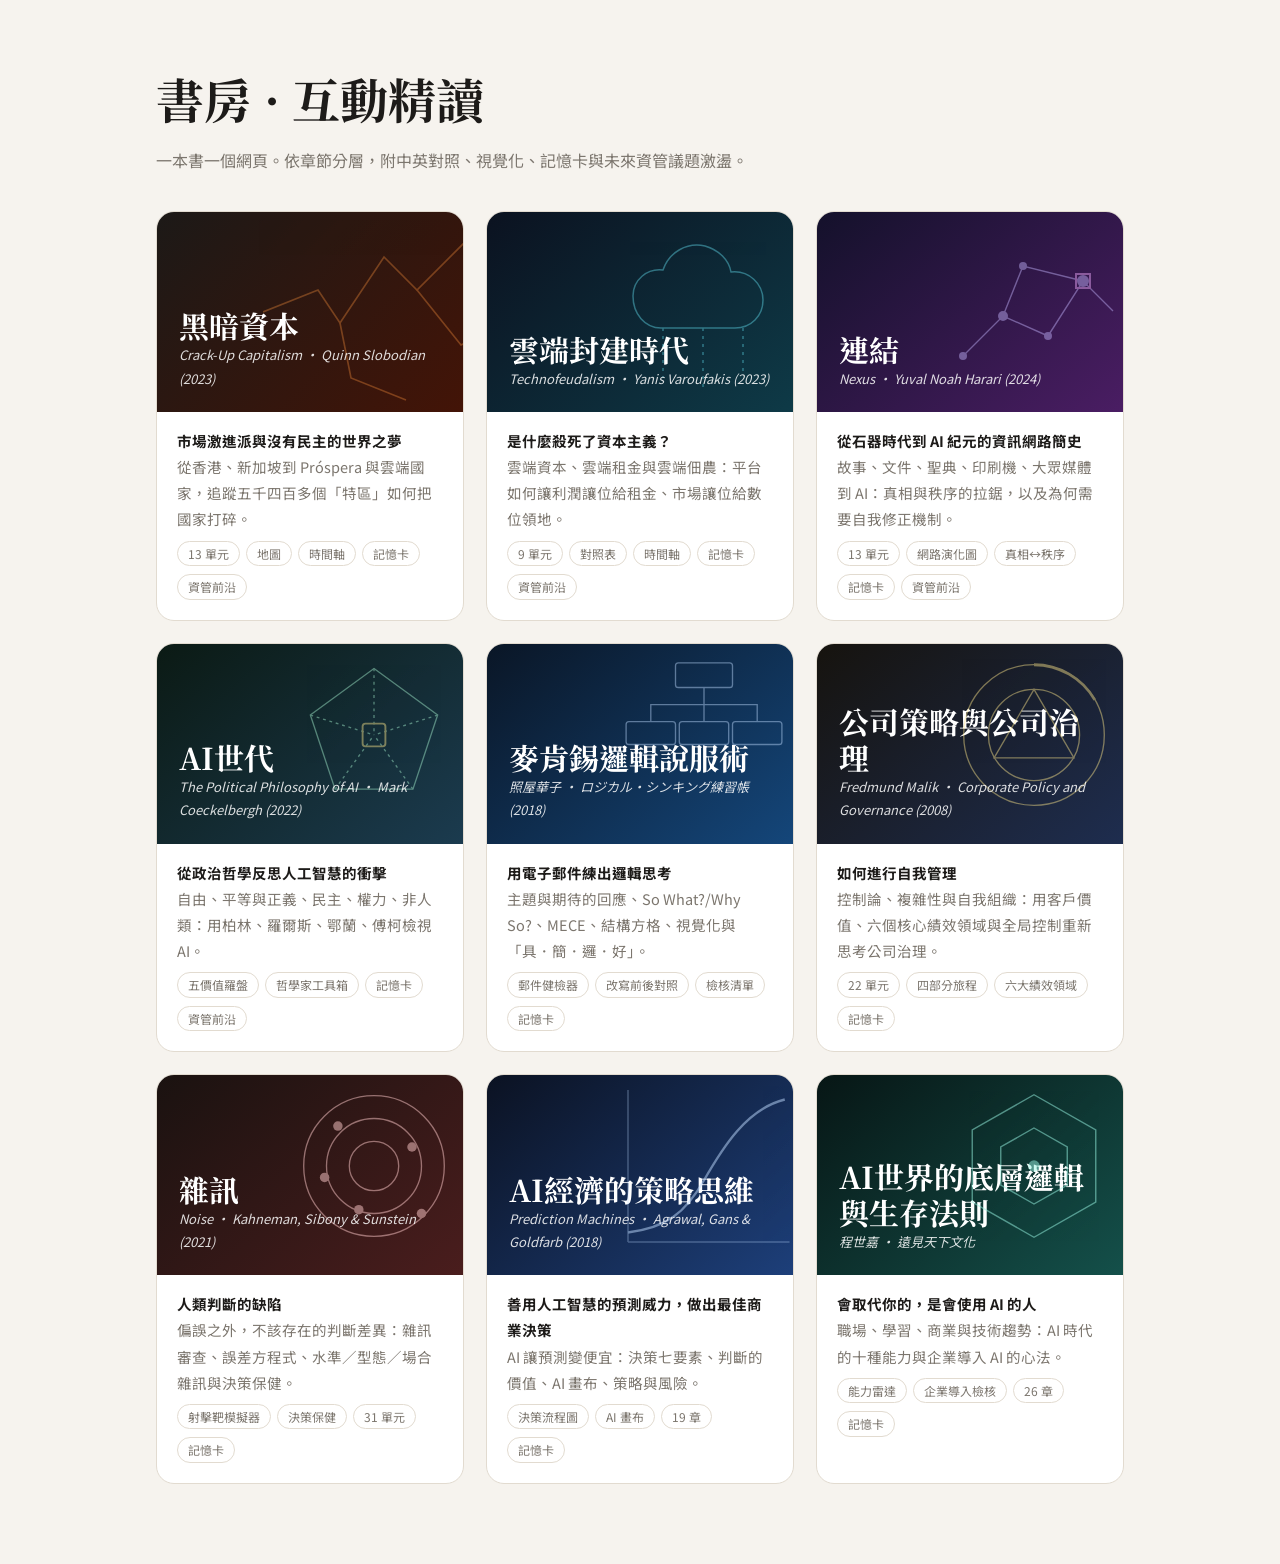
<file: index.html>
<!doctype html>
<html lang="zh-Hant">
<head>
<meta charset="utf-8">
<meta name="viewport" content="width=device-width, initial-scale=1">
<title>Gary 的書房｜互動精讀</title>
<link href="https://fonts.googleapis.com/css2?family=Noto+Sans+TC:wght@400;700&family=Noto+Serif+TC:wght@700;900&display=swap" rel="stylesheet">
<style>
:root{--bg:#f6f3ee;--card:#fff;--ink:#1d1b19;--muted:#7c766e;--line:#e2dbd0;--accent:#c2410c}
@media (prefers-color-scheme:dark){:root:not([data-theme="light"]){--bg:#14120f;--card:#211e1a;--ink:#f1ece4;--muted:#958c80;--line:#37312a;--accent:#fb923c}}
:root[data-theme="dark"]{--bg:#14120f;--card:#211e1a;--ink:#f1ece4;--muted:#958c80;--line:#37312a;--accent:#fb923c}
*{box-sizing:border-box}
body{margin:0;background:var(--bg);color:var(--ink);font-family:"Noto Sans TC",system-ui,sans-serif;line-height:1.8}
.wrap{max-width:1000px;margin:0 auto;padding:56px 16px 80px}
h1{font-family:"Noto Serif TC",serif;font-size:clamp(32px,5vw,48px);margin:0}
.sub{color:var(--muted);margin:4px 0 36px}
.shelf{display:grid;grid-template-columns:repeat(auto-fit,minmax(280px,1fr));gap:22px}
.book{display:flex;flex-direction:column;border-radius:18px;overflow:hidden;background:var(--card);border:1px solid var(--line);color:var(--ink);text-decoration:none;transition:transform .2s,box-shadow .2s}
.book:hover{transform:translateY(-4px);box-shadow:0 14px 40px rgba(0,0,0,.12)}
.cover{height:200px;padding:22px;color:#fff;display:flex;flex-direction:column;justify-content:flex-end;position:relative;overflow:hidden}
.cover b{font-family:"Noto Serif TC",serif;font-size:30px;line-height:1.2}
.cover i{font-size:13px;opacity:.85}
.meta{padding:16px 20px 20px;font-size:14.5px;color:var(--muted)}
.meta strong{color:var(--ink)}
.tag{display:inline-block;font-size:12px;border:1px solid var(--line);border-radius:999px;padding:1px 10px;margin:8px 6px 0 0}
.pending .cover{background:repeating-linear-gradient(45deg,#a8a29e,#a8a29e 10px,#b5b0ab 10px,#b5b0ab 20px)}
</style>
</head>
<body>
<div class="wrap">
  <h1>書房 · 互動精讀</h1>
  <p class="sub">一本書一個網頁。依章節分層，附中英對照、視覺化、記憶卡與未來資管議題激盪。</p>
  <div class="shelf">
    <a class="book" href="crack-up-capitalism/">
      <div class="cover" style="background:linear-gradient(135deg,#1c1917,#431407)">
        <svg viewBox="0 0 200 200" style="position:absolute;right:-20px;top:-10px;width:220px;opacity:.35" fill="none" stroke="#fb923c" stroke-width="1.5"><path d="M0 100 L50 80 L70 110 L110 50 L140 80 L200 20"/><path d="M70 110 L80 160 L130 180"/><path d="M140 80 L180 130 L200 120"/></svg>
        <b>黑暗資本</b><i>Crack-Up Capitalism · Quinn Slobodian (2023)</i>
      </div>
      <div class="meta"><strong>市場激進派與沒有民主的世界之夢</strong><br>從香港、新加坡到 Próspera 與雲端國家，追蹤五千四百多個「特區」如何把國家打碎。
        <div><span class="tag">13 單元</span><span class="tag">地圖</span><span class="tag">時間軸</span><span class="tag">記憶卡</span><span class="tag">資管前沿</span></div></div>
    </a>
    <a class="book" href="technofeudalism/">
      <div class="cover" style="background:linear-gradient(140deg,#0b1220,#0e3a47)">
        <svg viewBox="0 0 200 200" style="position:absolute;right:-10px;top:-6px;width:200px;opacity:.4" fill="none" stroke="#67e8f9" stroke-width="1.5"><path d="M30 90c0-16 14-28 30-26 6-18 24-28 42-24 14 4 24 14 26 26 18-2 32 12 32 28s-12 28-28 28H58c-16 0-28-14-28-32z"/><path d="M60 122v50M100 122v62M140 122v44" stroke-dasharray="3 5"/></svg>
        <b>雲端封建時代</b><i>Technofeudalism · Yanis Varoufakis (2023)</i>
      </div>
      <div class="meta"><strong>是什麼殺死了資本主義？</strong><br>雲端資本、雲端租金與雲端佃農：平台如何讓利潤讓位給租金、市場讓位給數位領地。
        <div><span class="tag">9 單元</span><span class="tag">對照表</span><span class="tag">時間軸</span><span class="tag">記憶卡</span><span class="tag">資管前沿</span></div></div>
    </a>
    <a class="book" href="nexus/">
      <div class="cover" style="background:linear-gradient(140deg,#14112b,#4a1d63)">
        <svg viewBox="0 0 200 200" style="position:absolute;right:-10px;top:-6px;width:200px;opacity:.45" fill="none" stroke="#c4b5fd" stroke-width="1.4"><path d="M30 150L70 110L115 130L150 75L180 105M70 110L90 60L150 75"/><g fill="#c4b5fd" stroke="none"><circle cx="30" cy="150" r="4"/><circle cx="70" cy="110" r="5"/><circle cx="115" cy="130" r="4"/><circle cx="150" cy="75" r="6"/><circle cx="90" cy="60" r="4"/></g><rect x="143" y="68" width="14" height="14" stroke="#f0abfc" stroke-width="2"/></svg>
        <b>連結</b><i>Nexus · Yuval Noah Harari (2024)</i>
      </div>
      <div class="meta"><strong>從石器時代到 AI 紀元的資訊網路簡史</strong><br>故事、文件、聖典、印刷機、大眾媒體到 AI：真相與秩序的拉鋸，以及為何需要自我修正機制。
        <div><span class="tag">13 單元</span><span class="tag">網路演化圖</span><span class="tag">真相↔秩序</span><span class="tag">記憶卡</span><span class="tag">資管前沿</span></div></div>
    </a>
    <a class="book" href="political-philosophy-of-ai/">
      <div class="cover" style="background:linear-gradient(140deg,#0b1a14,#1b3b4f)">
        <svg viewBox="0 0 200 200" style="position:absolute;right:-6px;top:-4px;width:190px;opacity:.45" fill="none" stroke="#a7f3d0" stroke-width="1.4"><polygon points="100,30 167,79 141,157 59,157 33,79"/><path d="M100 30L100 100M167 79L100 100M141 157L100 100M59 157L100 100M33 79L100 100" stroke-dasharray="3 4"/><rect x="88" y="88" width="24" height="24" rx="3" stroke="#fde68a" stroke-width="2"/></svg>
        <b>AI世代</b><i>The Political Philosophy of AI · Mark Coeckelbergh (2022)</i>
      </div>
      <div class="meta"><strong>從政治哲學反思人工智慧的衝擊</strong><br>自由、平等與正義、民主、權力、非人類：用柏林、羅爾斯、鄂蘭、傅柯檢視 AI。
        <div><span class="tag">五價值羅盤</span><span class="tag">哲學家工具箱</span><span class="tag">記憶卡</span><span class="tag">資管前沿</span></div></div>
    </a>
    <a class="book" href="mckinsey-logical-writing/">
      <div class="cover" style="background:linear-gradient(140deg,#0a1626,#14467a)">
        <svg viewBox="0 0 200 200" style="position:absolute;right:-6px;top:-4px;width:190px;opacity:.45" fill="none" stroke="#bfdbfe" stroke-width="1.4"><rect x="70" y="24" width="60" height="26" rx="3"/><rect x="18" y="86" width="52" height="24" rx="3"/><rect x="74" y="86" width="52" height="24" rx="3"/><rect x="130" y="86" width="52" height="24" rx="3"/><path d="M100 50V68H44V86M100 68V86M100 68H156V86"/></svg>
        <b>麥肯錫邏輯說服術</b><i>照屋華子 · ロジカル・シンキング練習帳 (2018)</i>
      </div>
      <div class="meta"><strong>用電子郵件練出邏輯思考</strong><br>主題與期待的回應、So What?/Why So?、MECE、結構方格、視覺化與「具．簡．邏．好」。
        <div><span class="tag">郵件健檢器</span><span class="tag">改寫前後對照</span><span class="tag">檢核清單</span><span class="tag">記憶卡</span></div></div>
    </a>
    <a class="book" href="malik-corporate-policy/">
      <div class="cover" style="background:linear-gradient(140deg,#16130e,#1e2d4f)">
        <svg viewBox="0 0 200 200" style="position:absolute;right:-6px;top:-4px;width:190px;opacity:.45" fill="none" stroke="#fde68a" stroke-width="1.4"><circle cx="100" cy="100" r="74"/><circle cx="100" cy="100" r="48"/><path d="M100 26a74 74 0 0 1 64 37" stroke-width="3"/><path d="M100 52L142 124L58 124Z"/></svg>
        <b>公司策略與公司治理</b><i>Fredmund Malik · Corporate Policy and Governance (2008)</i>
      </div>
      <div class="meta"><strong>如何進行自我管理</strong><br>控制論、複雜性與自我組織：用客戶價值、六個核心績效領域與全局控制重新思考公司治理。
        <div><span class="tag">22 單元</span><span class="tag">四部分旅程</span><span class="tag">六大績效領域</span><span class="tag">記憶卡</span></div></div>
    </a>
    <a class="book" href="noise/">
      <div class="cover" style="background:linear-gradient(140deg,#1a1210,#4a1d1d)">
        <svg viewBox="0 0 200 200" style="position:absolute;right:-6px;top:-4px;width:190px;opacity:.5" fill="none" stroke="#fecaca" stroke-width="1.4"><circle cx="100" cy="100" r="74"/><circle cx="100" cy="100" r="50"/><circle cx="100" cy="100" r="26"/><g fill="#fecaca" stroke="none"><circle cx="62" cy="58" r="5"/><circle cx="140" cy="80" r="5"/><circle cx="84" cy="146" r="5"/><circle cx="150" cy="150" r="5"/><circle cx="48" cy="112" r="5"/></g></svg>
        <b>雜訊</b><i>Noise · Kahneman, Sibony & Sunstein (2021)</i>
      </div>
      <div class="meta"><strong>人類判斷的缺陷</strong><br>偏誤之外，不該存在的判斷差異：雜訊審查、誤差方程式、水準／型態／場合雜訊與決策保健。
        <div><span class="tag">射擊靶模擬器</span><span class="tag">決策保健</span><span class="tag">31 單元</span><span class="tag">記憶卡</span></div></div>
    </a>
    <a class="book" href="prediction-machines/">
      <div class="cover" style="background:linear-gradient(140deg,#0b1222,#1d3f7a)">
        <svg viewBox="0 0 200 200" style="position:absolute;right:-6px;top:-4px;width:190px;opacity:.5" fill="none" stroke="#bfdbfe" stroke-width="1.6"><path d="M20 170C60 165 80 150 100 115S145 40 185 30" stroke-width="2.5"/><path d="M20 180H190M20 180V20" opacity=".6"/></svg>
        <b>AI經濟的策略思維</b><i>Prediction Machines · Agrawal, Gans & Goldfarb (2018)</i>
      </div>
      <div class="meta"><strong>善用人工智慧的預測威力，做出最佳商業決策</strong><br>AI 讓預測變便宜：決策七要素、判斷的價值、AI 畫布、策略與風險。
        <div><span class="tag">決策流程圖</span><span class="tag">AI 畫布</span><span class="tag">19 章</span><span class="tag">記憶卡</span></div></div>
    </a>
    <a class="book" href="ai-survival-logic/">
      <div class="cover" style="background:linear-gradient(140deg,#071615,#14504a)">
        <svg viewBox="0 0 200 200" style="position:absolute;right:-6px;top:-4px;width:190px;opacity:.5" fill="none" stroke="#99f6e4" stroke-width="1.5"><polygon points="100,25 165,62 165,138 100,175 35,138 35,62"/><polygon points="100,60 135,80 135,120 100,140 65,120 65,80"/><circle cx="100" cy="100" r="6" fill="#99f6e4" stroke="none"/></svg>
        <b>AI世界的底層邏輯與生存法則</b><i>程世嘉 · 遠見天下文化</i>
      </div>
      <div class="meta"><strong>會取代你的，是會使用 AI 的人</strong><br>職場、學習、商業與技術趨勢：AI 時代的十種能力與企業導入 AI 的心法。
        <div><span class="tag">能力雷達</span><span class="tag">企業導入檢核</span><span class="tag">26 章</span><span class="tag">記憶卡</span></div></div>
    </a>
  </div>
</div>
</body>
</html>
</file>
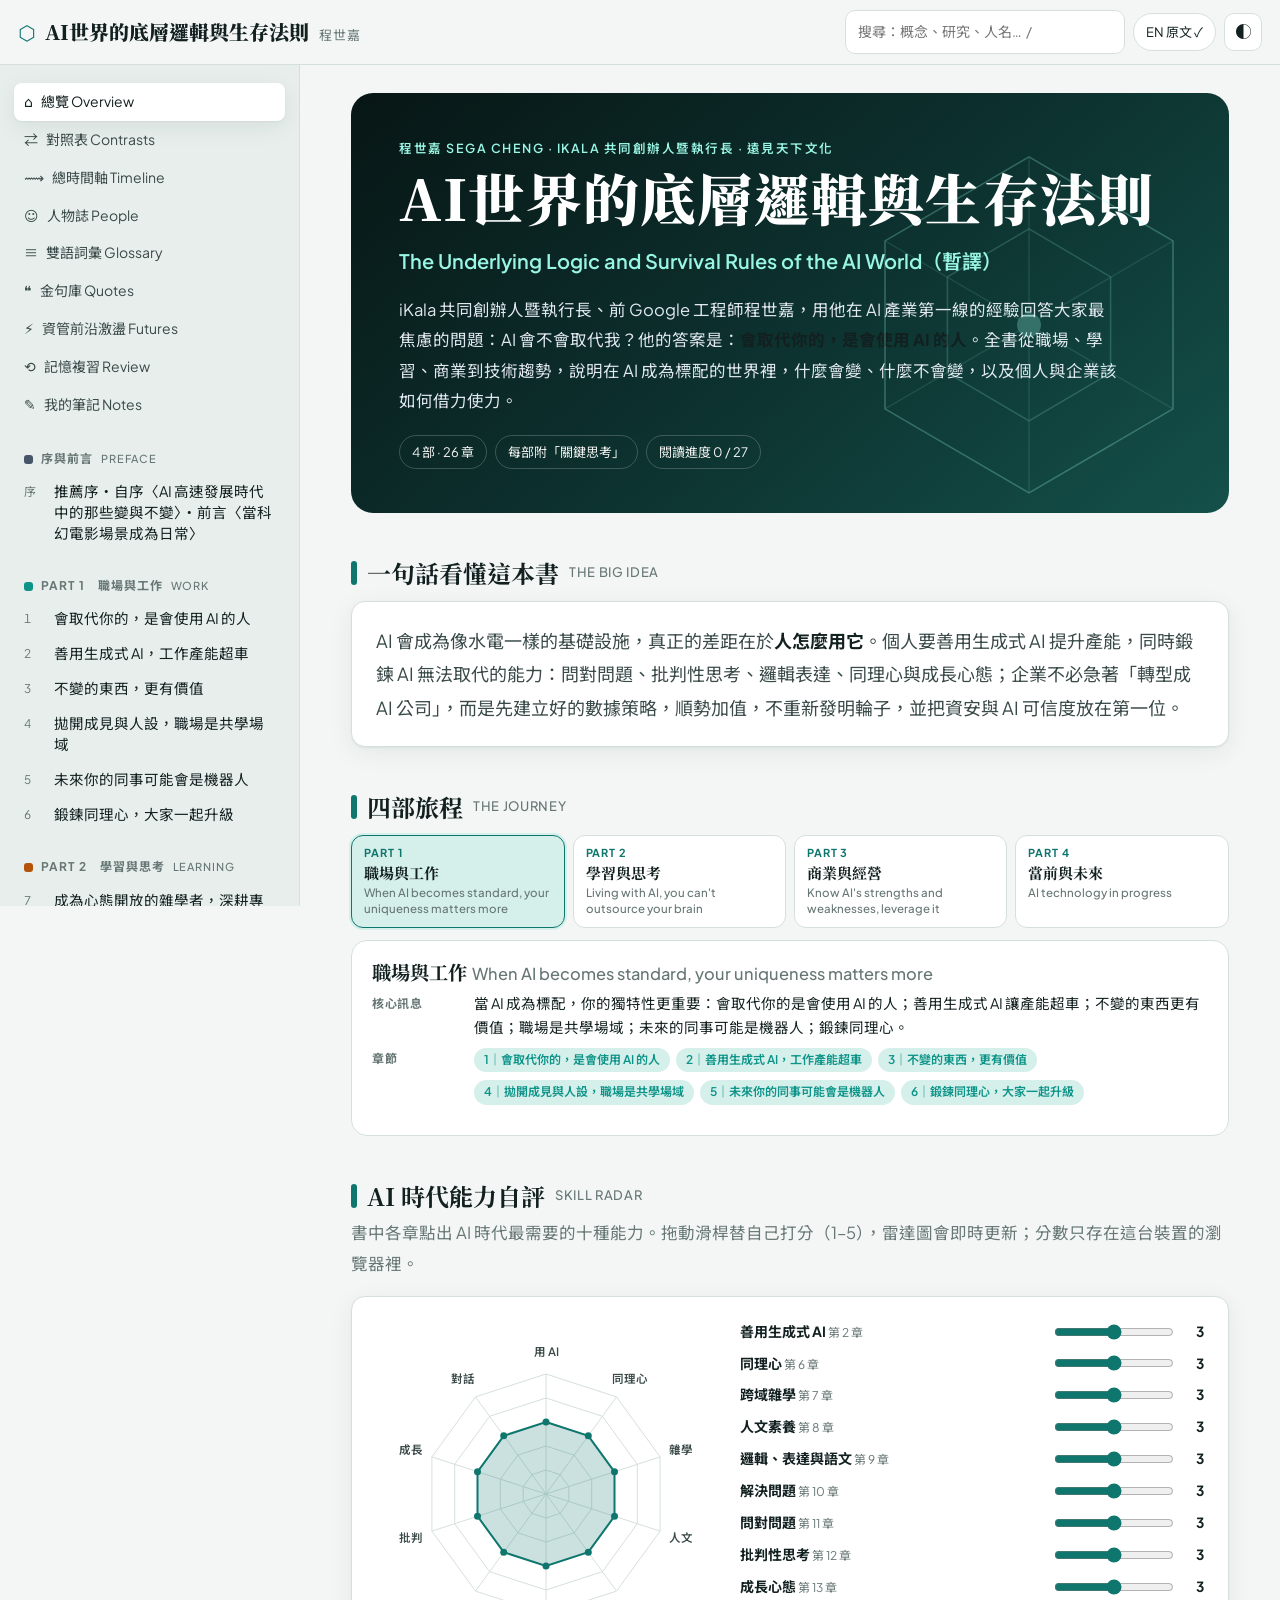
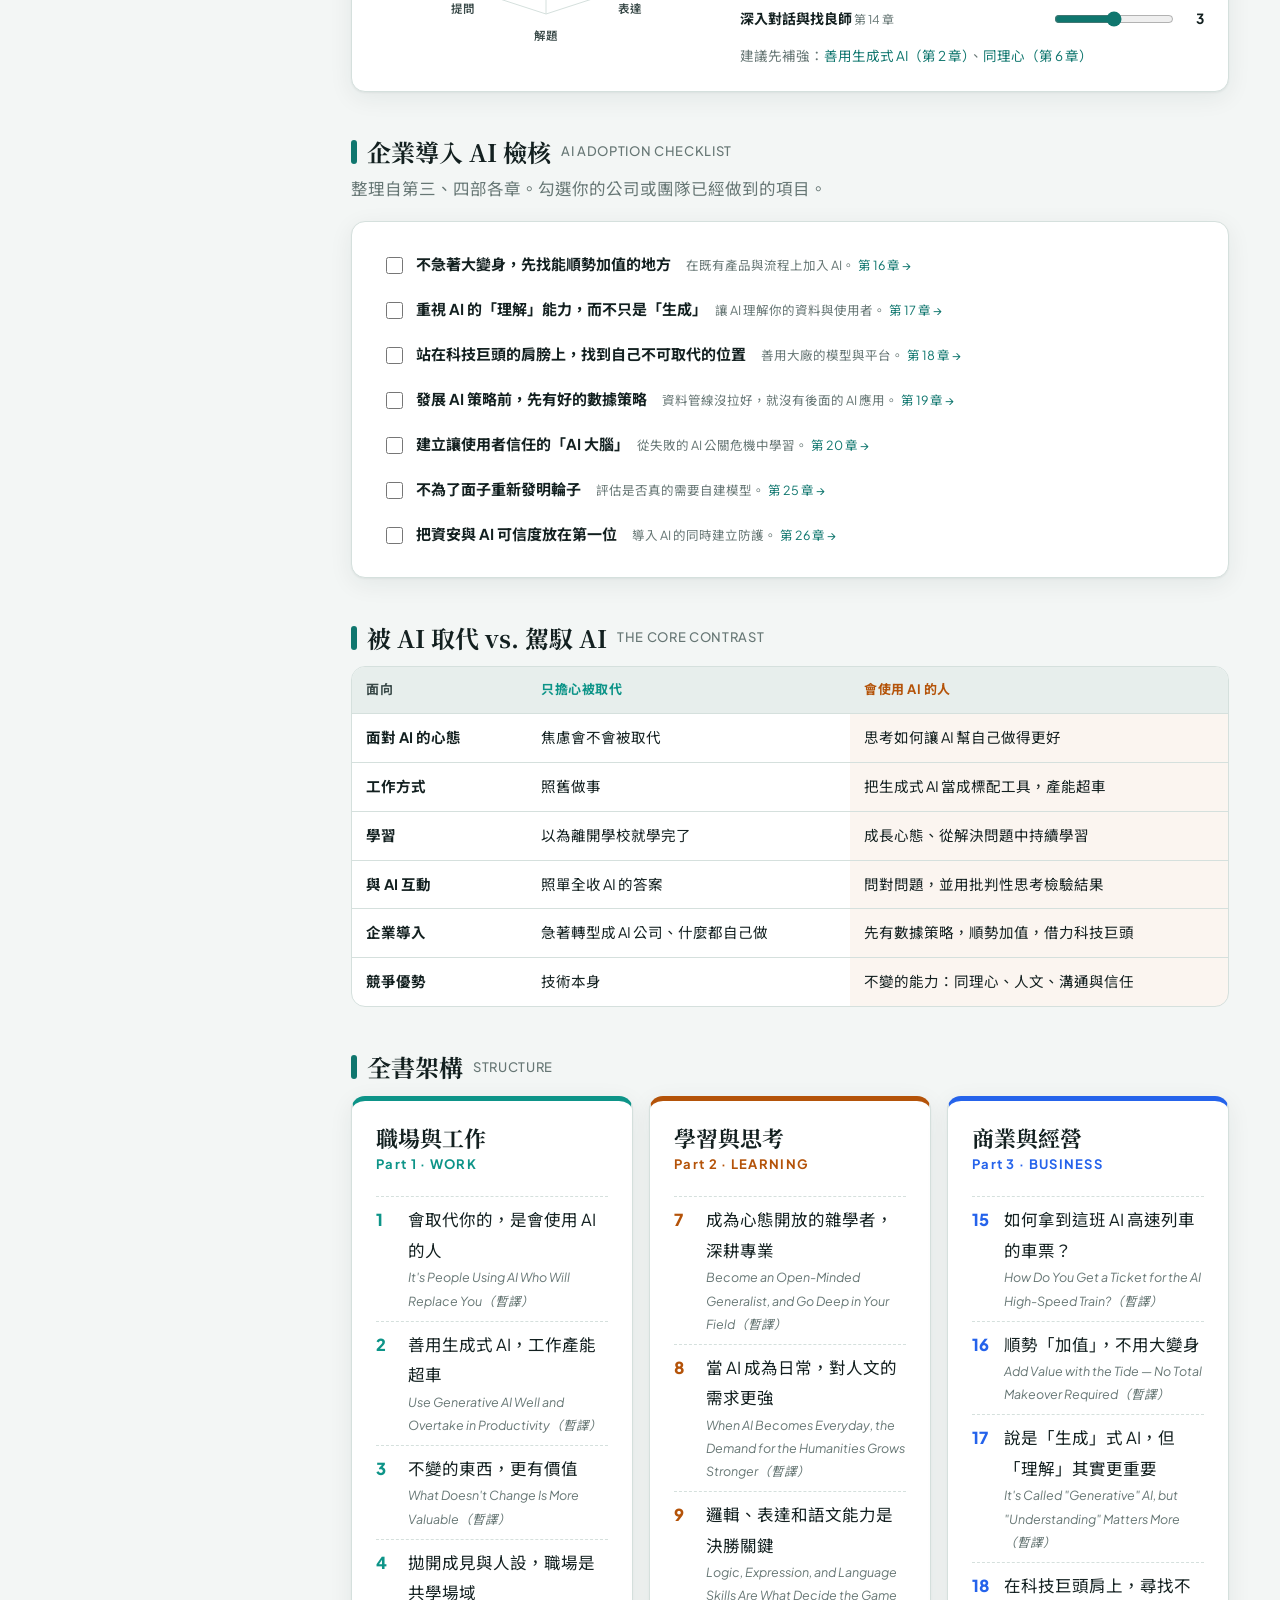
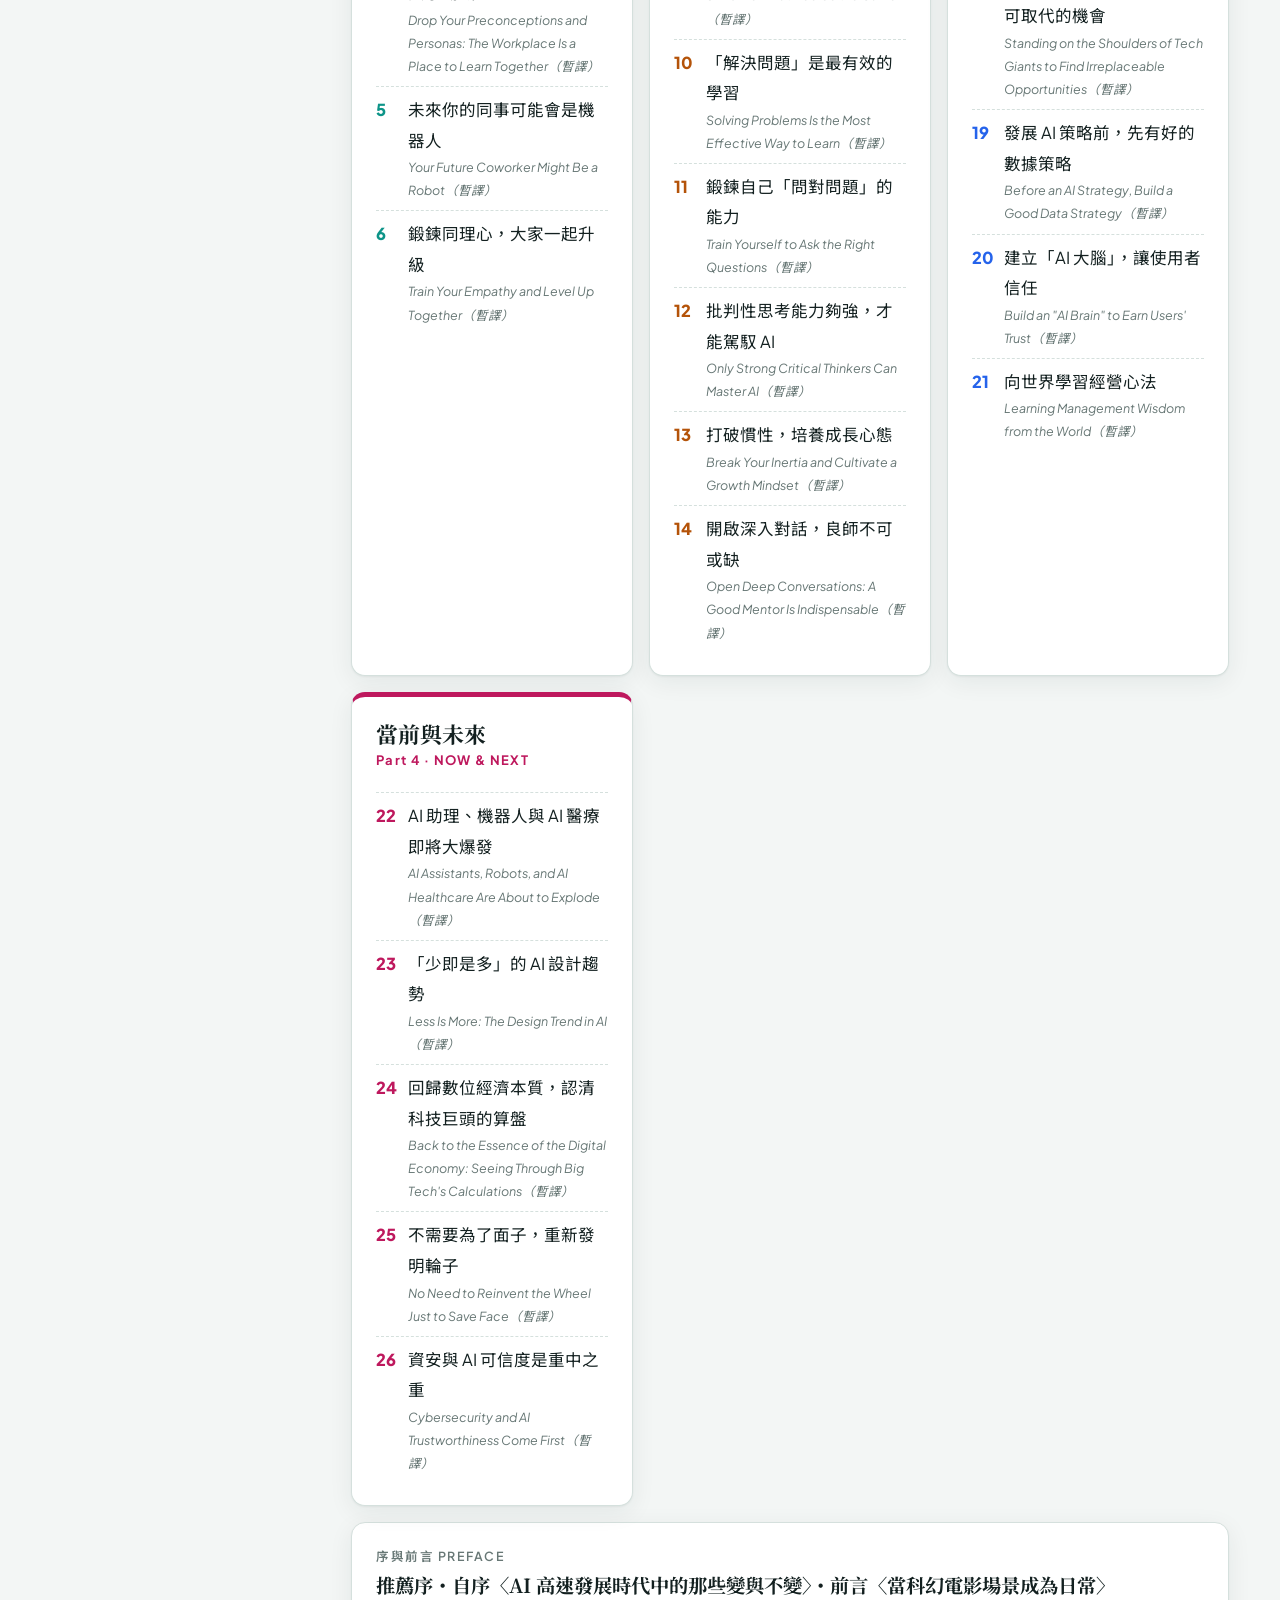
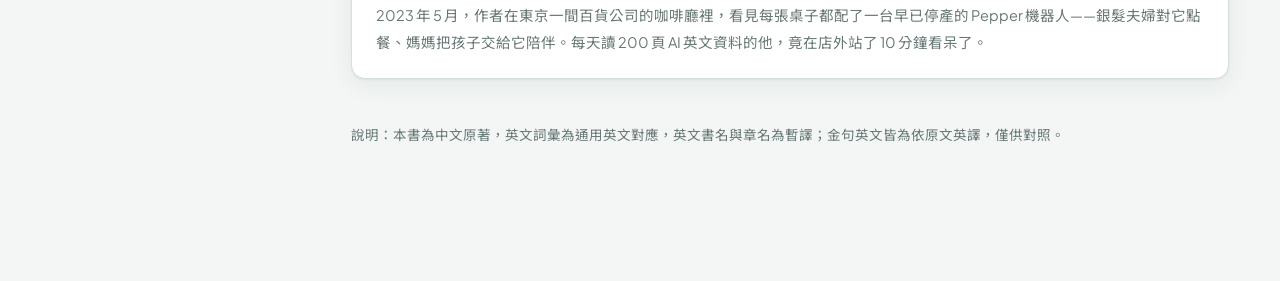
<file: ai-survival-logic/index.html>
<!doctype html>
<html lang="zh-Hant">
<head>
<meta charset="utf-8">
<meta name="viewport" content="width=device-width, initial-scale=1">
<title>AI世界的底層邏輯與生存法則｜互動精讀</title>
<meta name="description" content="程世嘉《AI世界的底層邏輯與生存法則》逐章互動精讀：四部旅程、AI 時代能力自評雷達、企業導入 AI 檢核、記憶卡、測驗與資管前沿激盪。">
<link rel="preconnect" href="https://fonts.googleapis.com">
<link rel="preconnect" href="https://fonts.gstatic.com" crossorigin>
<link href="https://fonts.googleapis.com/css2?family=Noto+Sans+TC:wght@400;500;700;900&family=Noto+Serif+TC:wght@500;700;900&family=Plus+Jakarta+Sans:wght@400;600;700&display=swap" rel="stylesheet">
<link rel="stylesheet" href="style.css">
</head>
<body>
<div class="topbar">
  <button class="icon-btn" id="menuBtn" aria-label="目錄">☰</button>
  <a class="brand" href="#/">
    <span class="brand-mark">⬡</span>
    <span class="brand-zh">AI世界的底層邏輯與生存法則</span>
    <span class="brand-en">程世嘉</span>
  </a>
  <div class="top-actions">
    <div class="search-wrap">
      <input id="search" type="search" placeholder="搜尋：概念、研究、人名…  /" autocomplete="off">
      <div id="searchResults" class="search-results" hidden></div>
    </div>
    <button class="chip toggle" id="enToggle" title="切換英文原文顯示">EN 原文 ✓</button>
    <button class="icon-btn" id="themeBtn" aria-label="切換深淺色">◐</button>
  </div>
  <div class="progress-bar"><span id="readProgress"></span></div>
</div>

<div class="layout">
  <nav id="sidebar" class="sidebar" aria-label="章節目錄"></nav>
  <main id="main" class="main" tabindex="-1"></main>
</div>
<div id="scrim" class="scrim" hidden></div>
<div id="toast" class="toast" hidden></div>

<script src="data.js"></script>
<script src="app.js"></script>
</body>
</html>
</file>
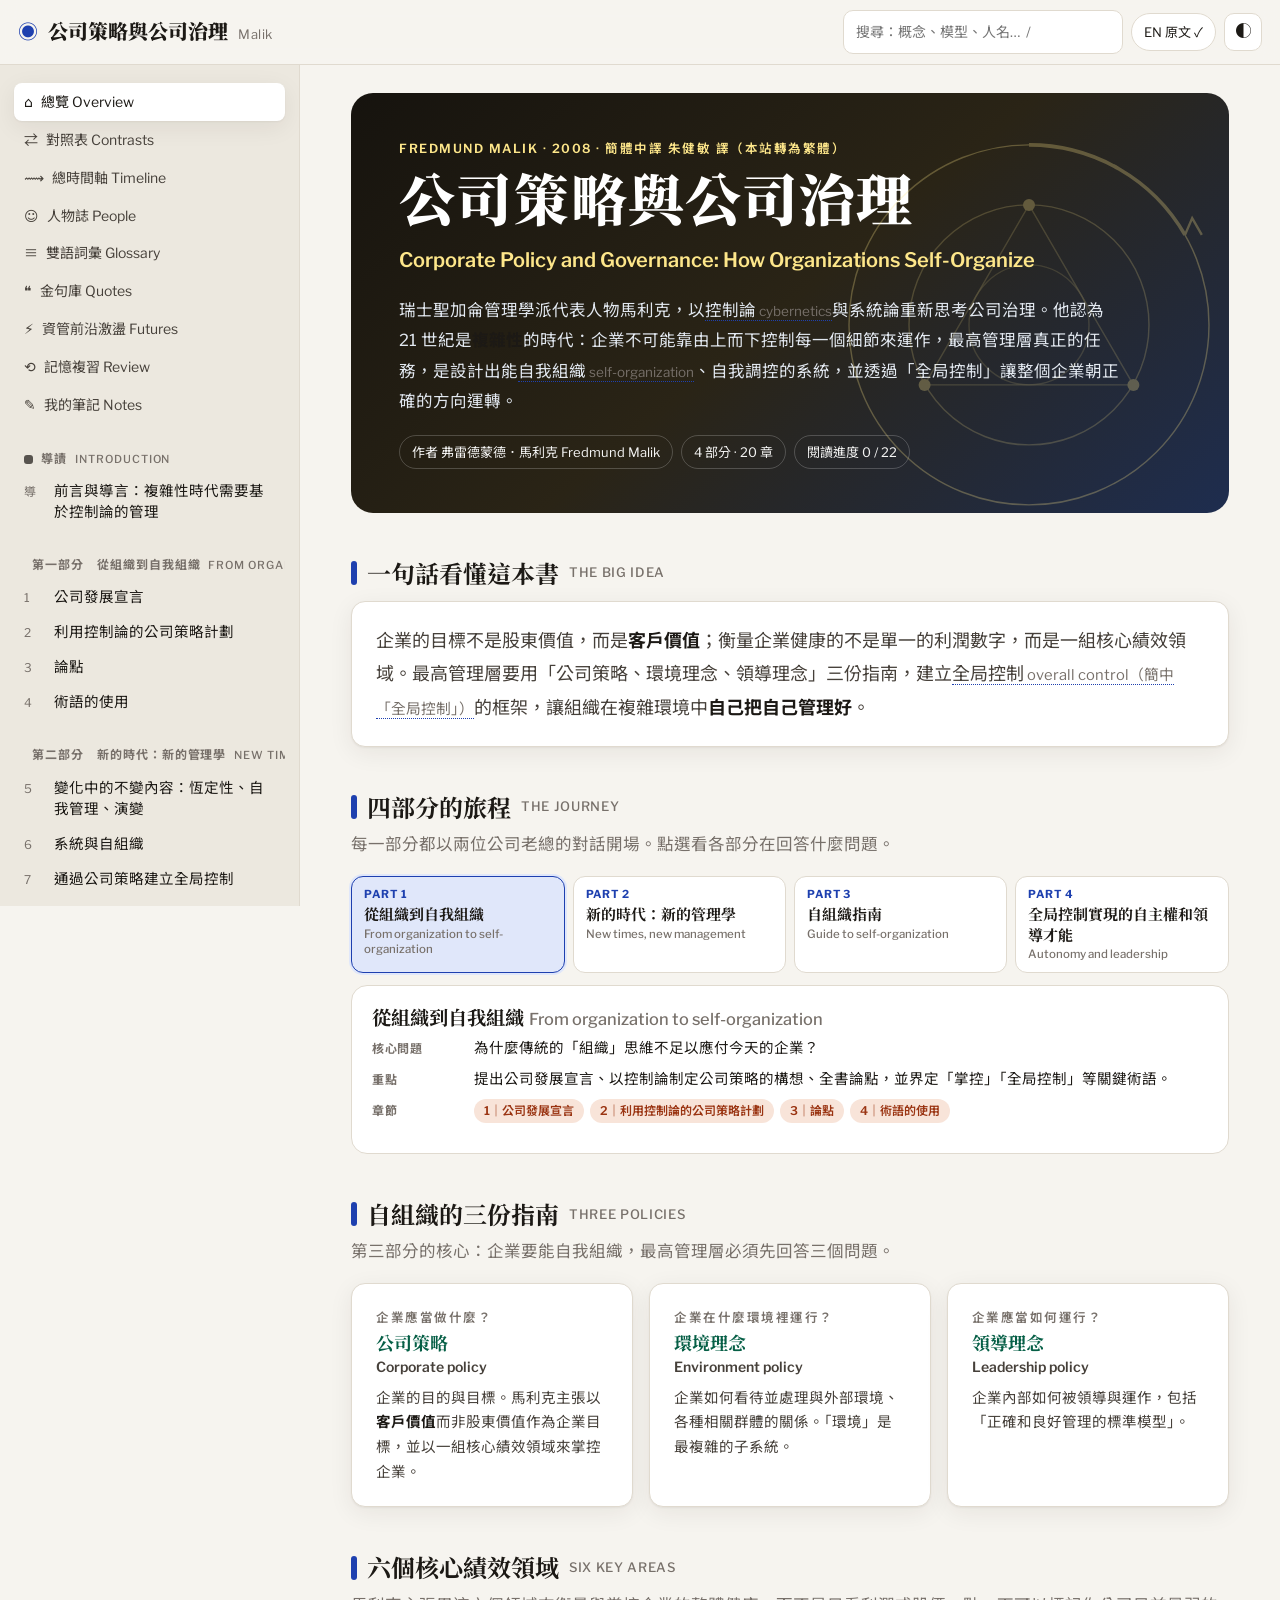
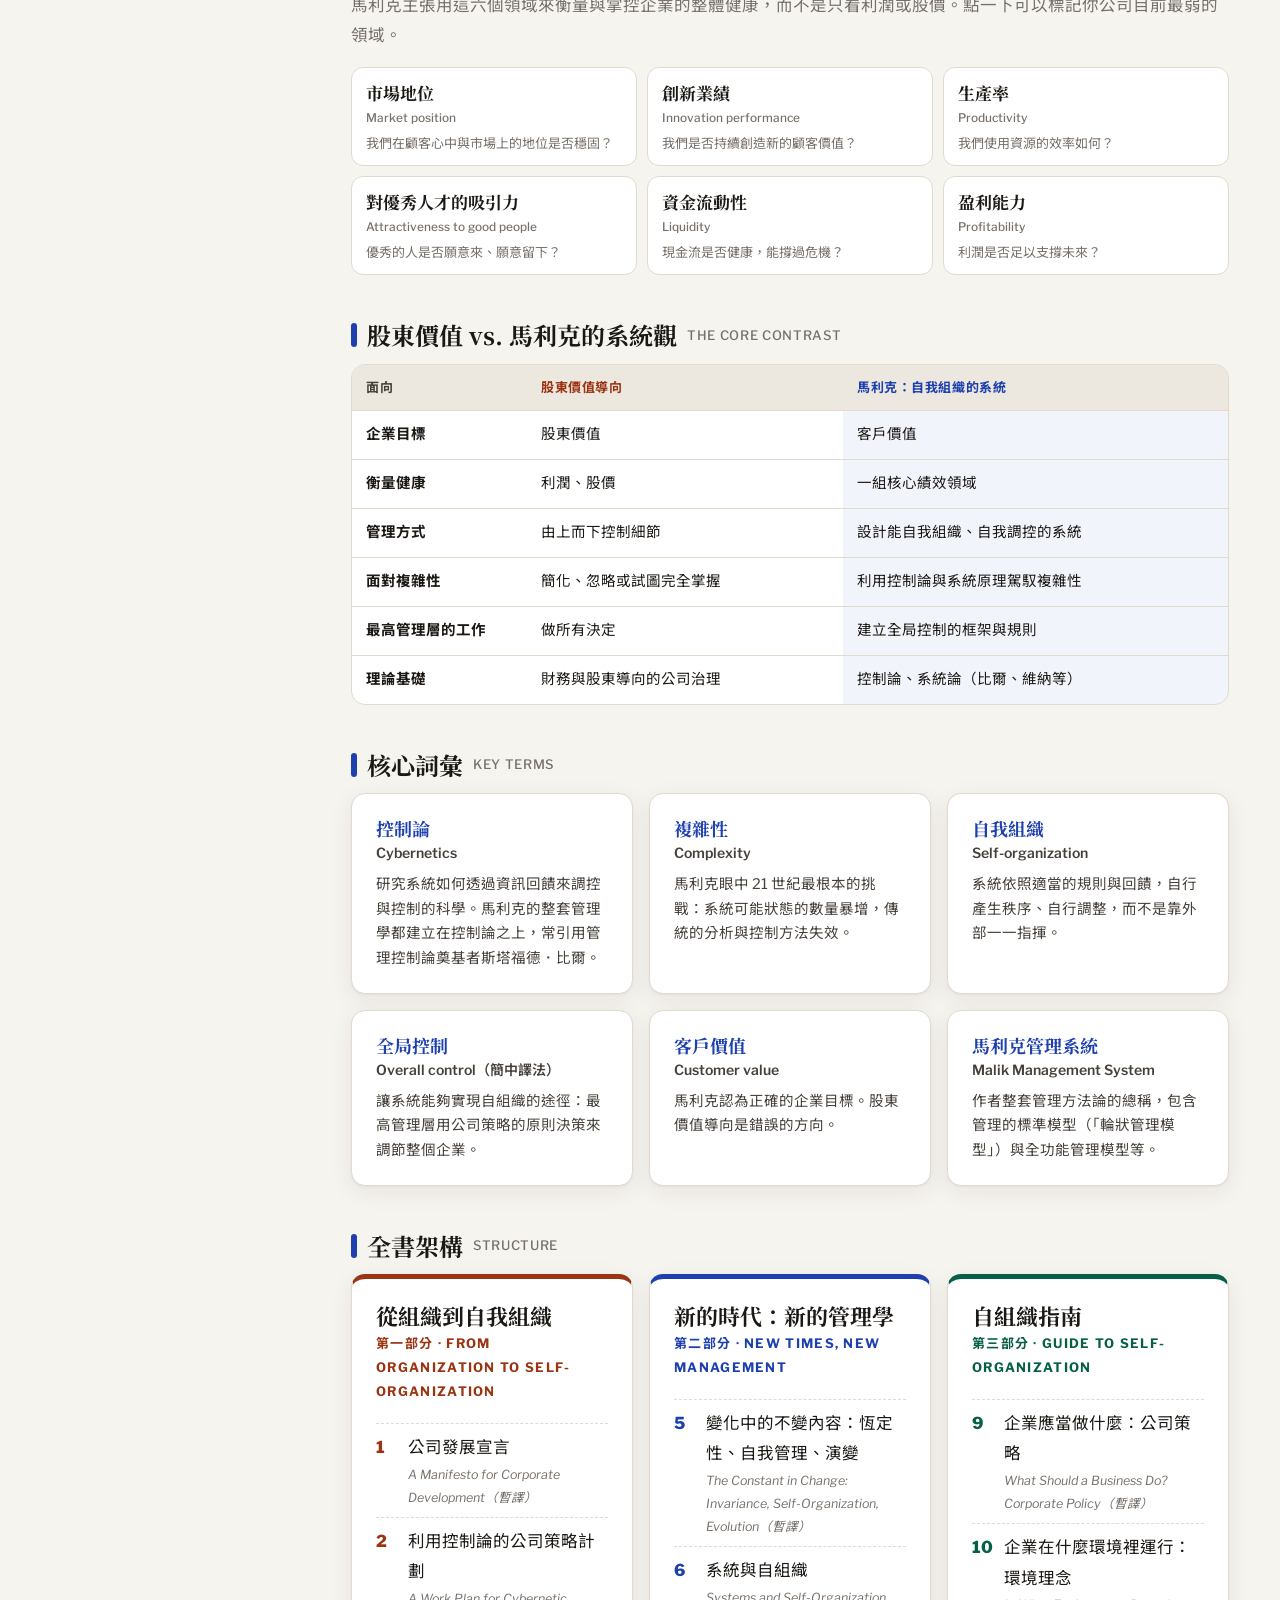
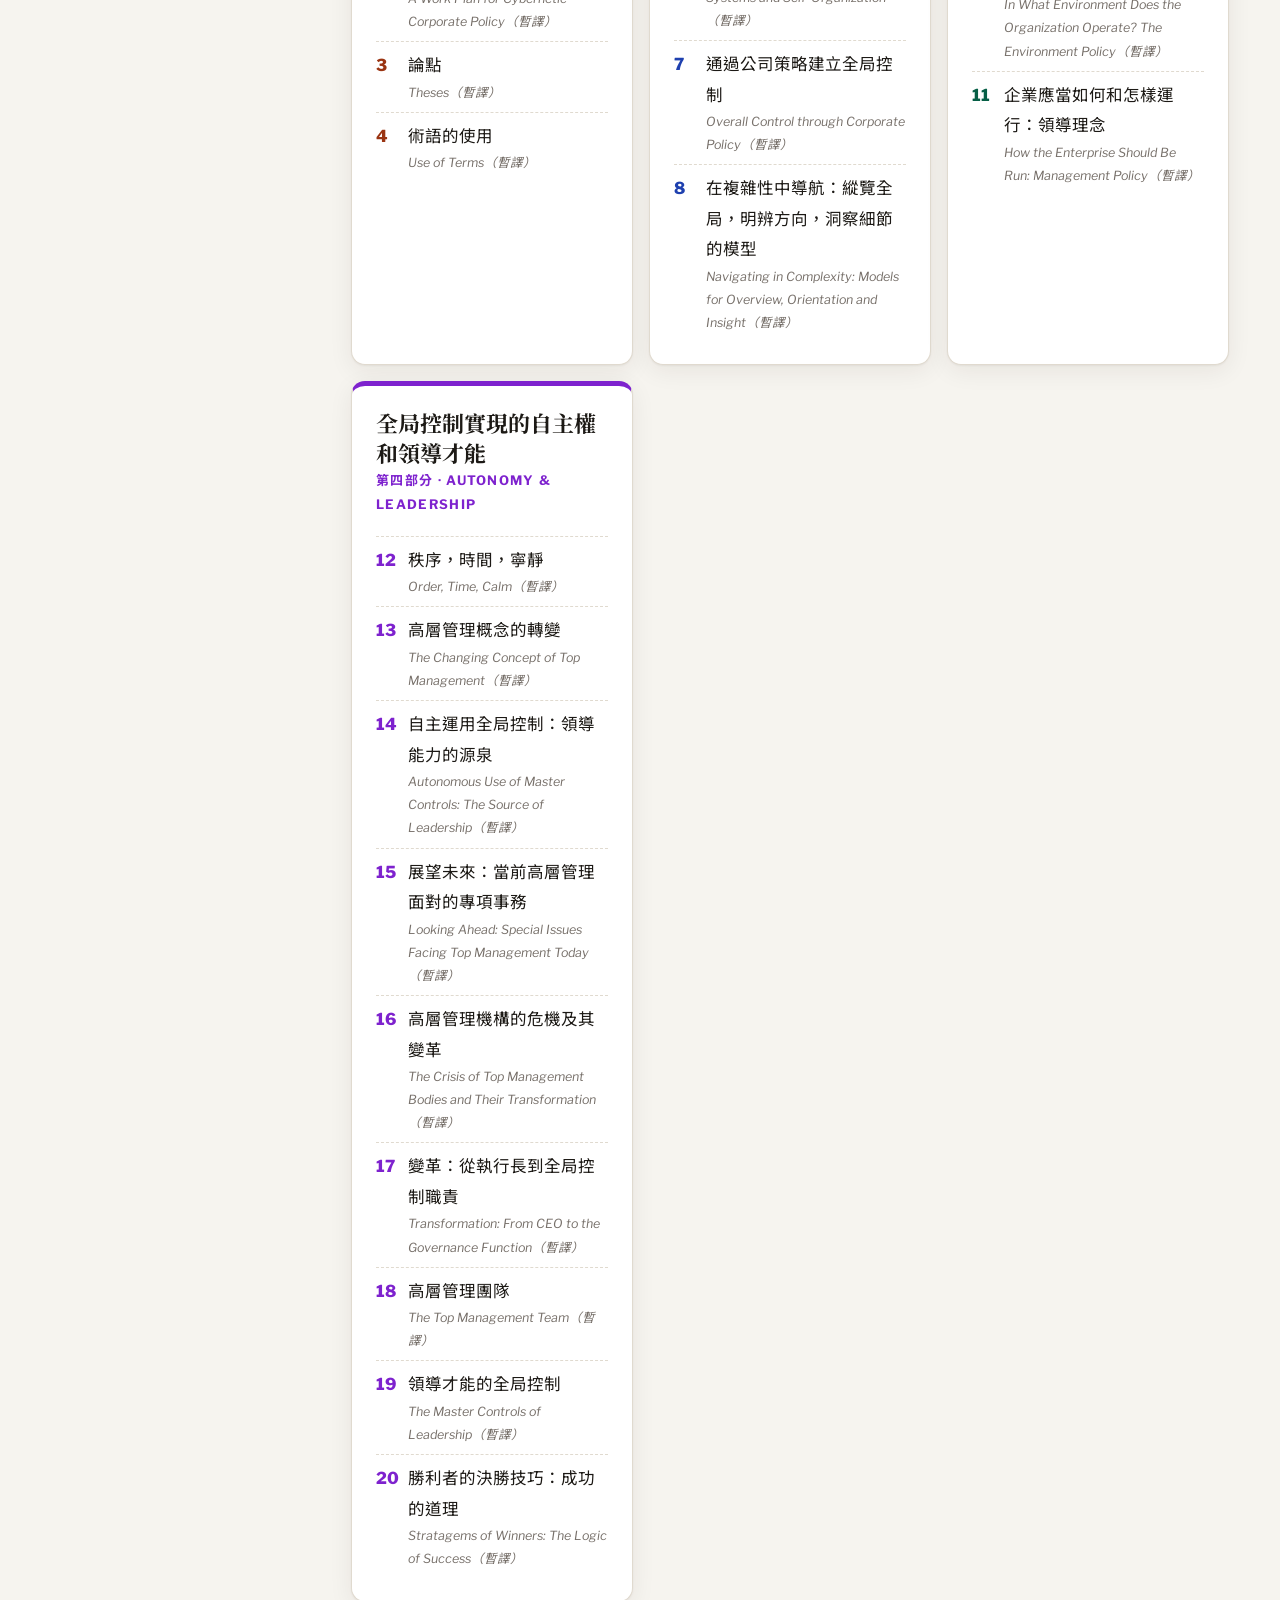
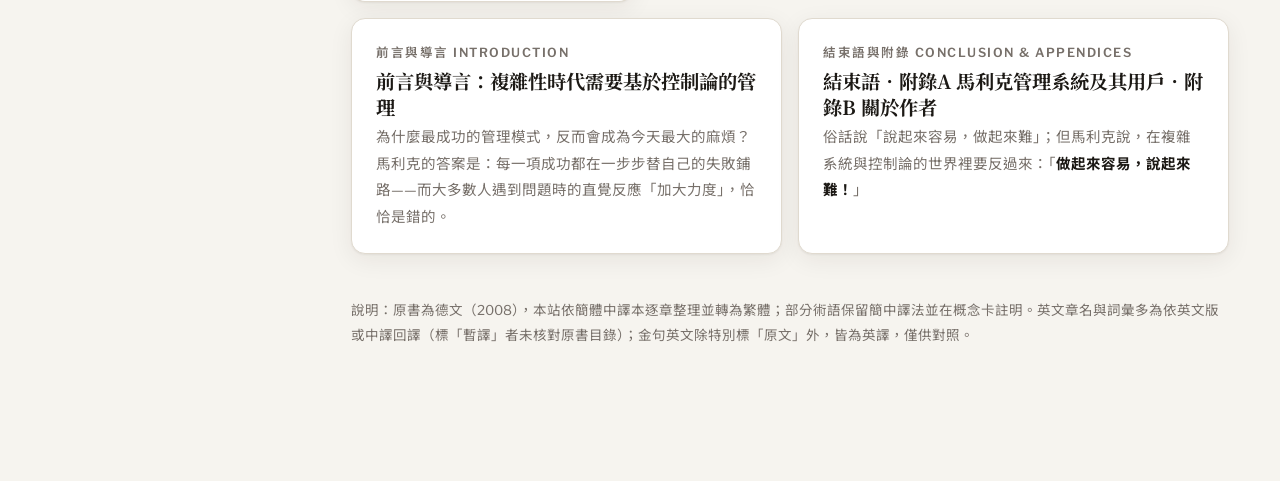
<file: malik-corporate-policy/index.html>
<!doctype html>
<html lang="zh-Hant">
<head>
<meta charset="utf-8">
<meta name="viewport" content="width=device-width, initial-scale=1">
<title>公司策略與公司治理｜互動精讀</title>
<meta name="description" content="Fredmund Malik《公司策略與公司治理：如何進行自我管理》逐章互動精讀：控制論、複雜性、自我組織、全局控制、六個核心績效領域、記憶卡、測驗與資管前沿激盪。">
<link rel="preconnect" href="https://fonts.googleapis.com">
<link rel="preconnect" href="https://fonts.gstatic.com" crossorigin>
<link href="https://fonts.googleapis.com/css2?family=Noto+Sans+TC:wght@400;500;700;900&family=Noto+Serif+TC:wght@500;700;900&family=Libre+Franklin:wght@400;600;700&display=swap" rel="stylesheet">
<link rel="stylesheet" href="style.css">
</head>
<body>
<div class="topbar">
  <button class="icon-btn" id="menuBtn" aria-label="目錄">☰</button>
  <a class="brand" href="#/">
    <span class="brand-mark">◉</span>
    <span class="brand-zh">公司策略與公司治理</span>
    <span class="brand-en">Malik</span>
  </a>
  <div class="top-actions">
    <div class="search-wrap">
      <input id="search" type="search" placeholder="搜尋：概念、模型、人名…  /" autocomplete="off">
      <div id="searchResults" class="search-results" hidden></div>
    </div>
    <button class="chip toggle" id="enToggle" title="切換英文原文顯示">EN 原文 ✓</button>
    <button class="icon-btn" id="themeBtn" aria-label="切換深淺色">◐</button>
  </div>
  <div class="progress-bar"><span id="readProgress"></span></div>
</div>

<div class="layout">
  <nav id="sidebar" class="sidebar" aria-label="章節目錄"></nav>
  <main id="main" class="main" tabindex="-1"></main>
</div>
<div id="scrim" class="scrim" hidden></div>
<div id="toast" class="toast" hidden></div>

<script src="data.js"></script>
<script src="app.js"></script>
</body>
</html>
</file>
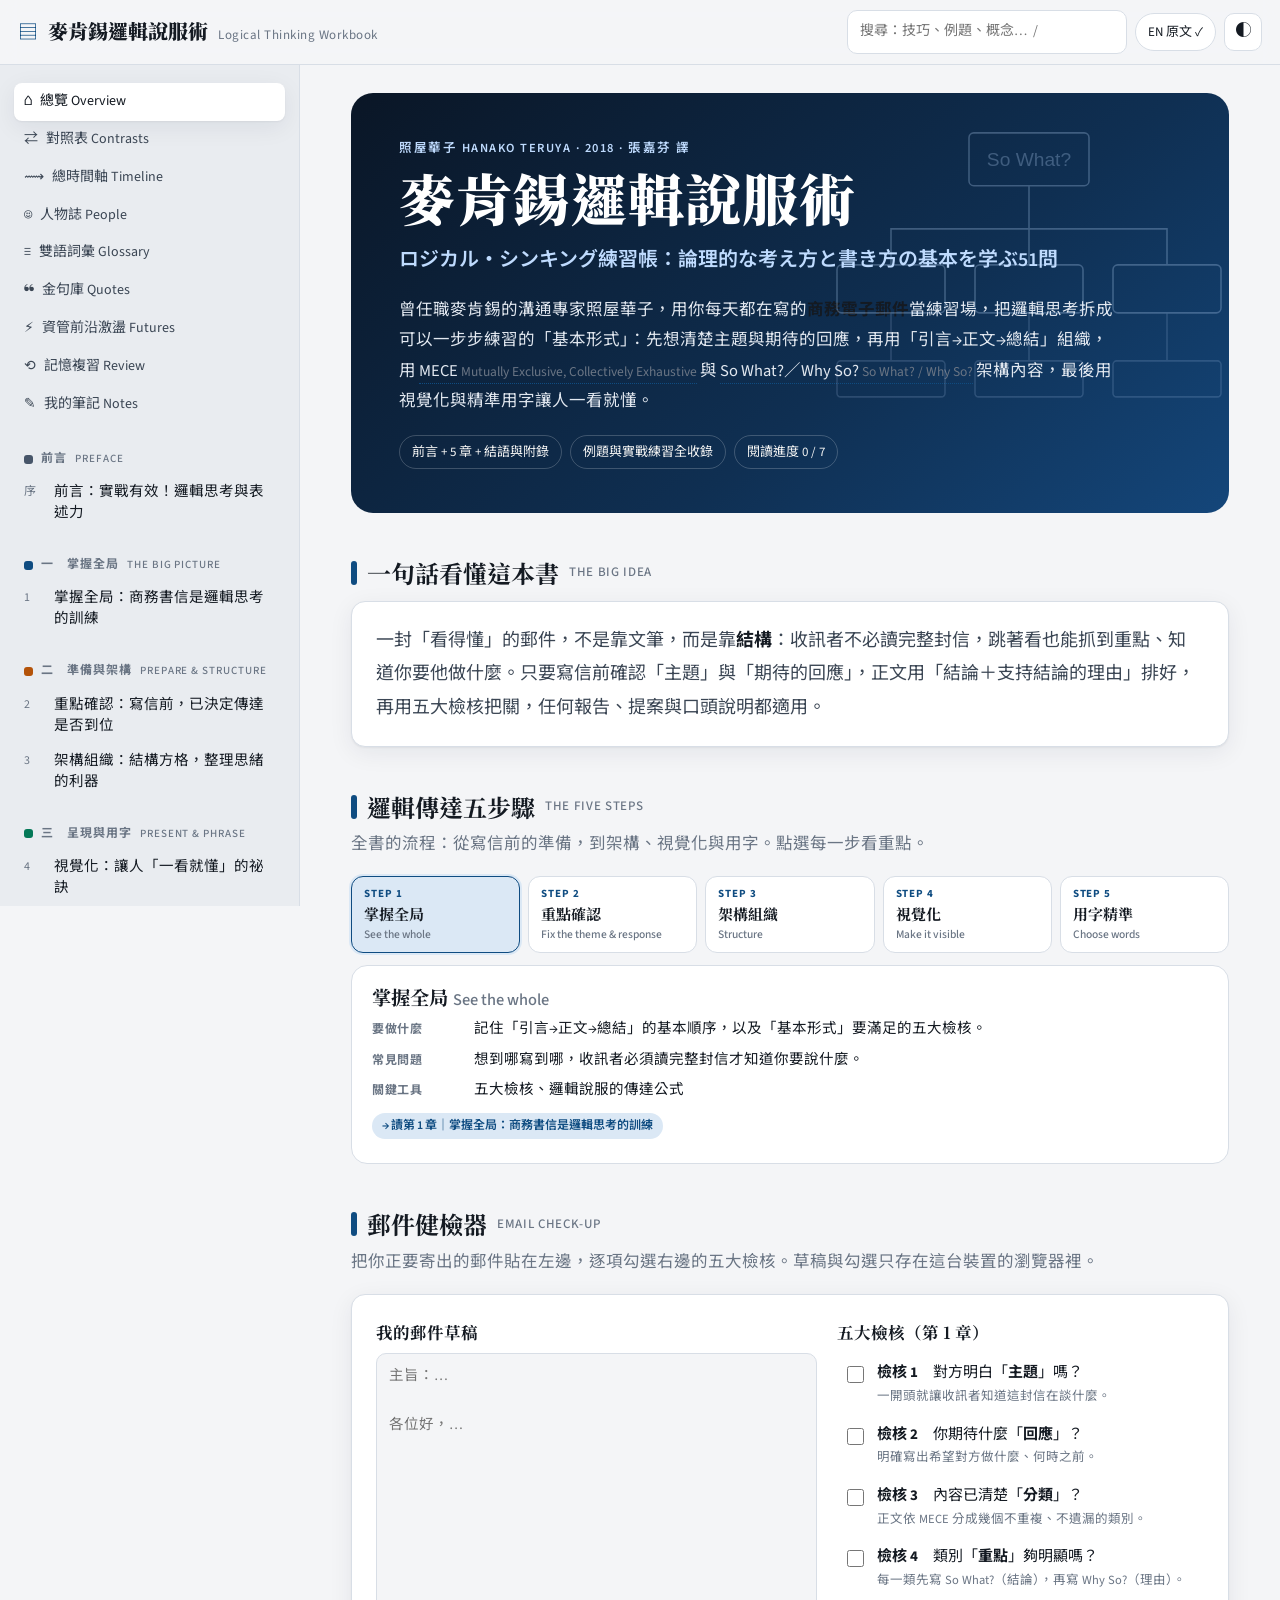
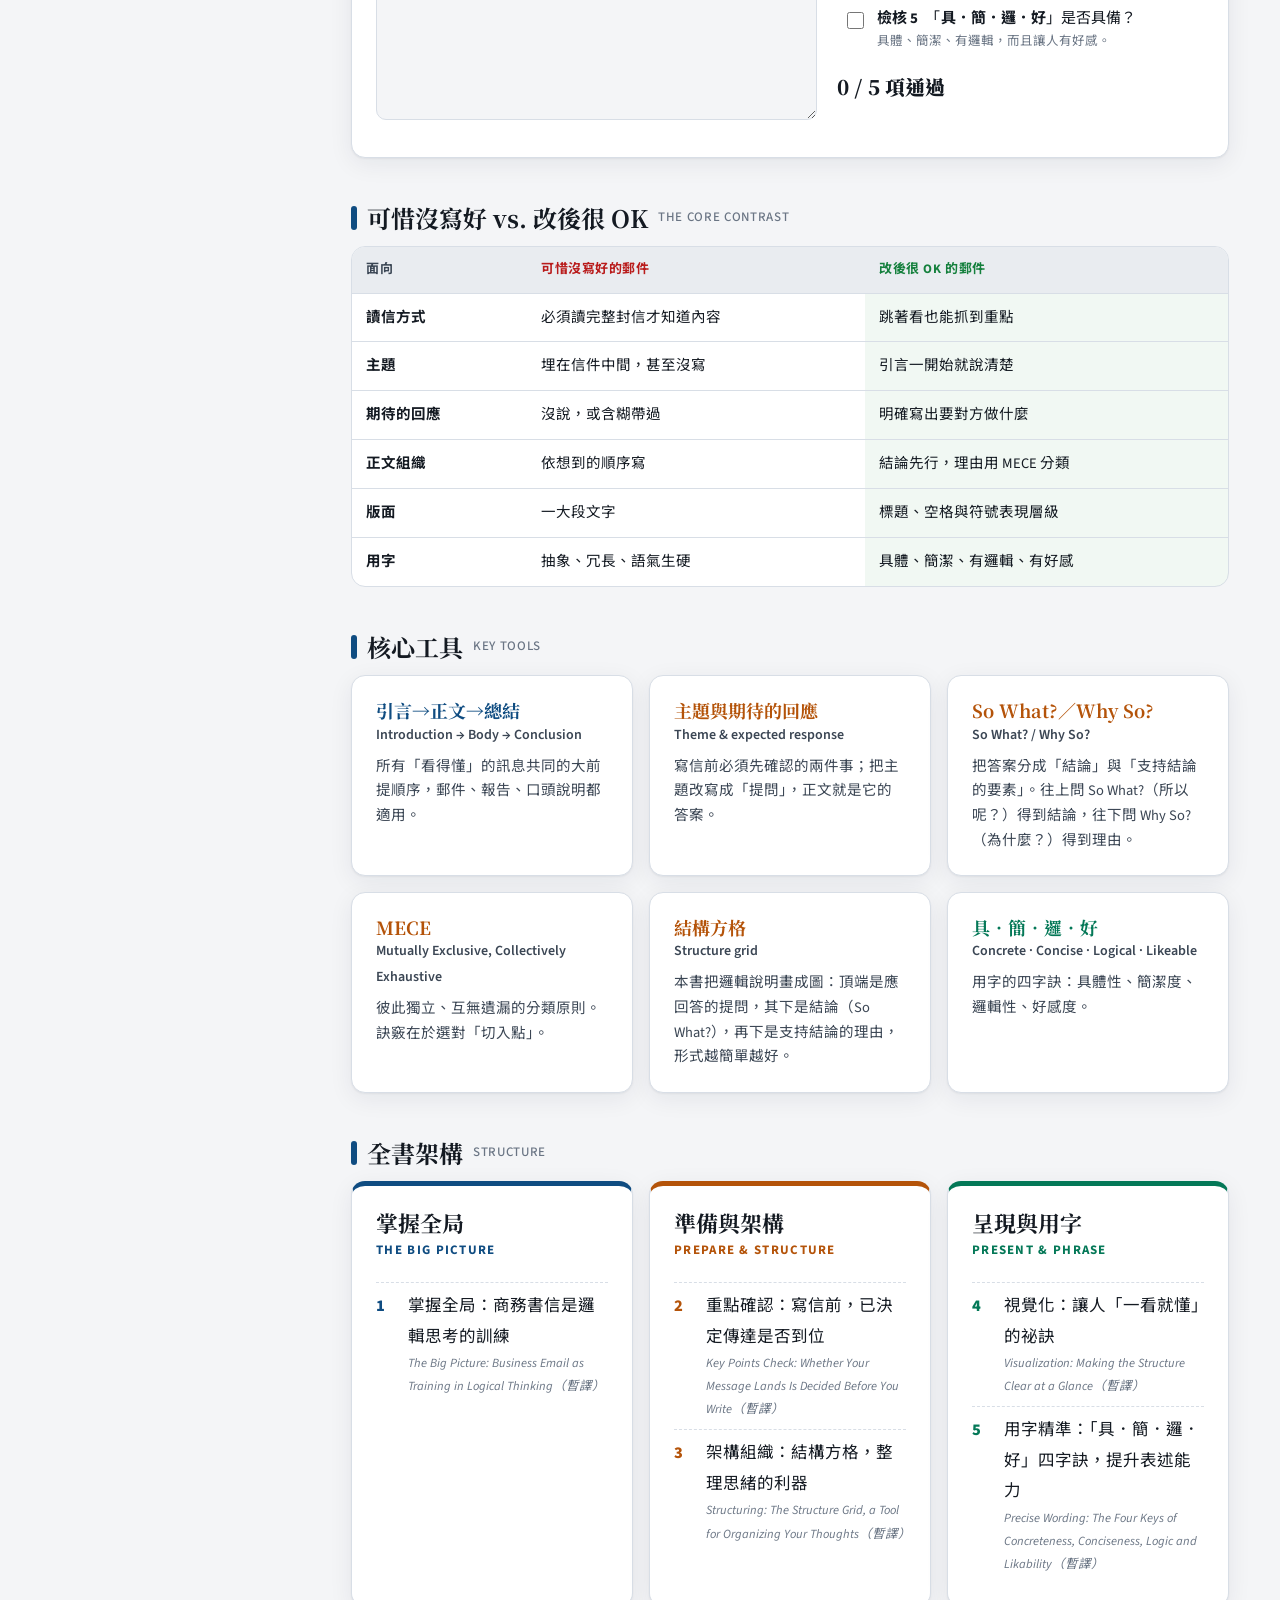
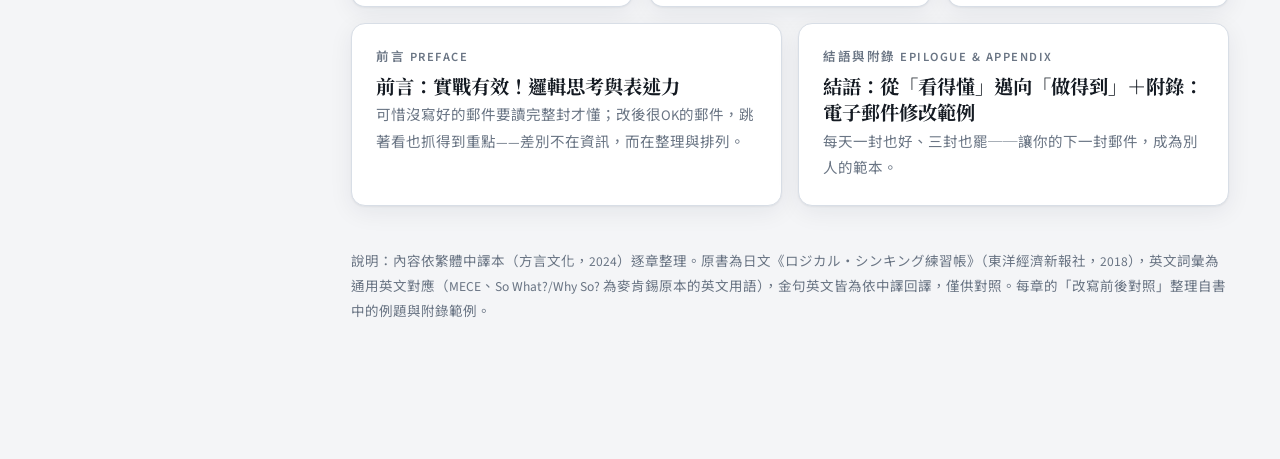
<file: mckinsey-logical-writing/index.html>
<!doctype html>
<html lang="zh-Hant">
<head>
<meta charset="utf-8">
<meta name="viewport" content="width=device-width, initial-scale=1">
<title>麥肯錫邏輯說服術｜互動精讀</title>
<meta name="description" content="照屋華子《麥肯錫邏輯說服術》逐章互動精讀：邏輯傳達五步驟、郵件健檢器、改寫前後對照、MECE 與 So What?/Why So?、記憶卡、測驗與資管前沿激盪。">
<link rel="preconnect" href="https://fonts.googleapis.com">
<link rel="preconnect" href="https://fonts.gstatic.com" crossorigin>
<link href="https://fonts.googleapis.com/css2?family=Noto+Sans+TC:wght@400;500;700;900&family=Noto+Serif+TC:wght@500;700;900&family=Source+Sans+3:wght@400;600;700&display=swap" rel="stylesheet">
<link rel="stylesheet" href="style.css">
</head>
<body>
<div class="topbar">
  <button class="icon-btn" id="menuBtn" aria-label="目錄">☰</button>
  <a class="brand" href="#/">
    <span class="brand-mark">▤</span>
    <span class="brand-zh">麥肯錫邏輯說服術</span>
    <span class="brand-en">Logical Thinking Workbook</span>
  </a>
  <div class="top-actions">
    <div class="search-wrap">
      <input id="search" type="search" placeholder="搜尋：技巧、例題、概念…  /" autocomplete="off">
      <div id="searchResults" class="search-results" hidden></div>
    </div>
    <button class="chip toggle" id="enToggle" title="切換英文原文顯示">EN 原文 ✓</button>
    <button class="icon-btn" id="themeBtn" aria-label="切換深淺色">◐</button>
  </div>
  <div class="progress-bar"><span id="readProgress"></span></div>
</div>

<div class="layout">
  <nav id="sidebar" class="sidebar" aria-label="章節目錄"></nav>
  <main id="main" class="main" tabindex="-1"></main>
</div>
<div id="scrim" class="scrim" hidden></div>
<div id="toast" class="toast" hidden></div>

<script src="data.js"></script>
<script src="app.js"></script>
</body>
</html>
</file>
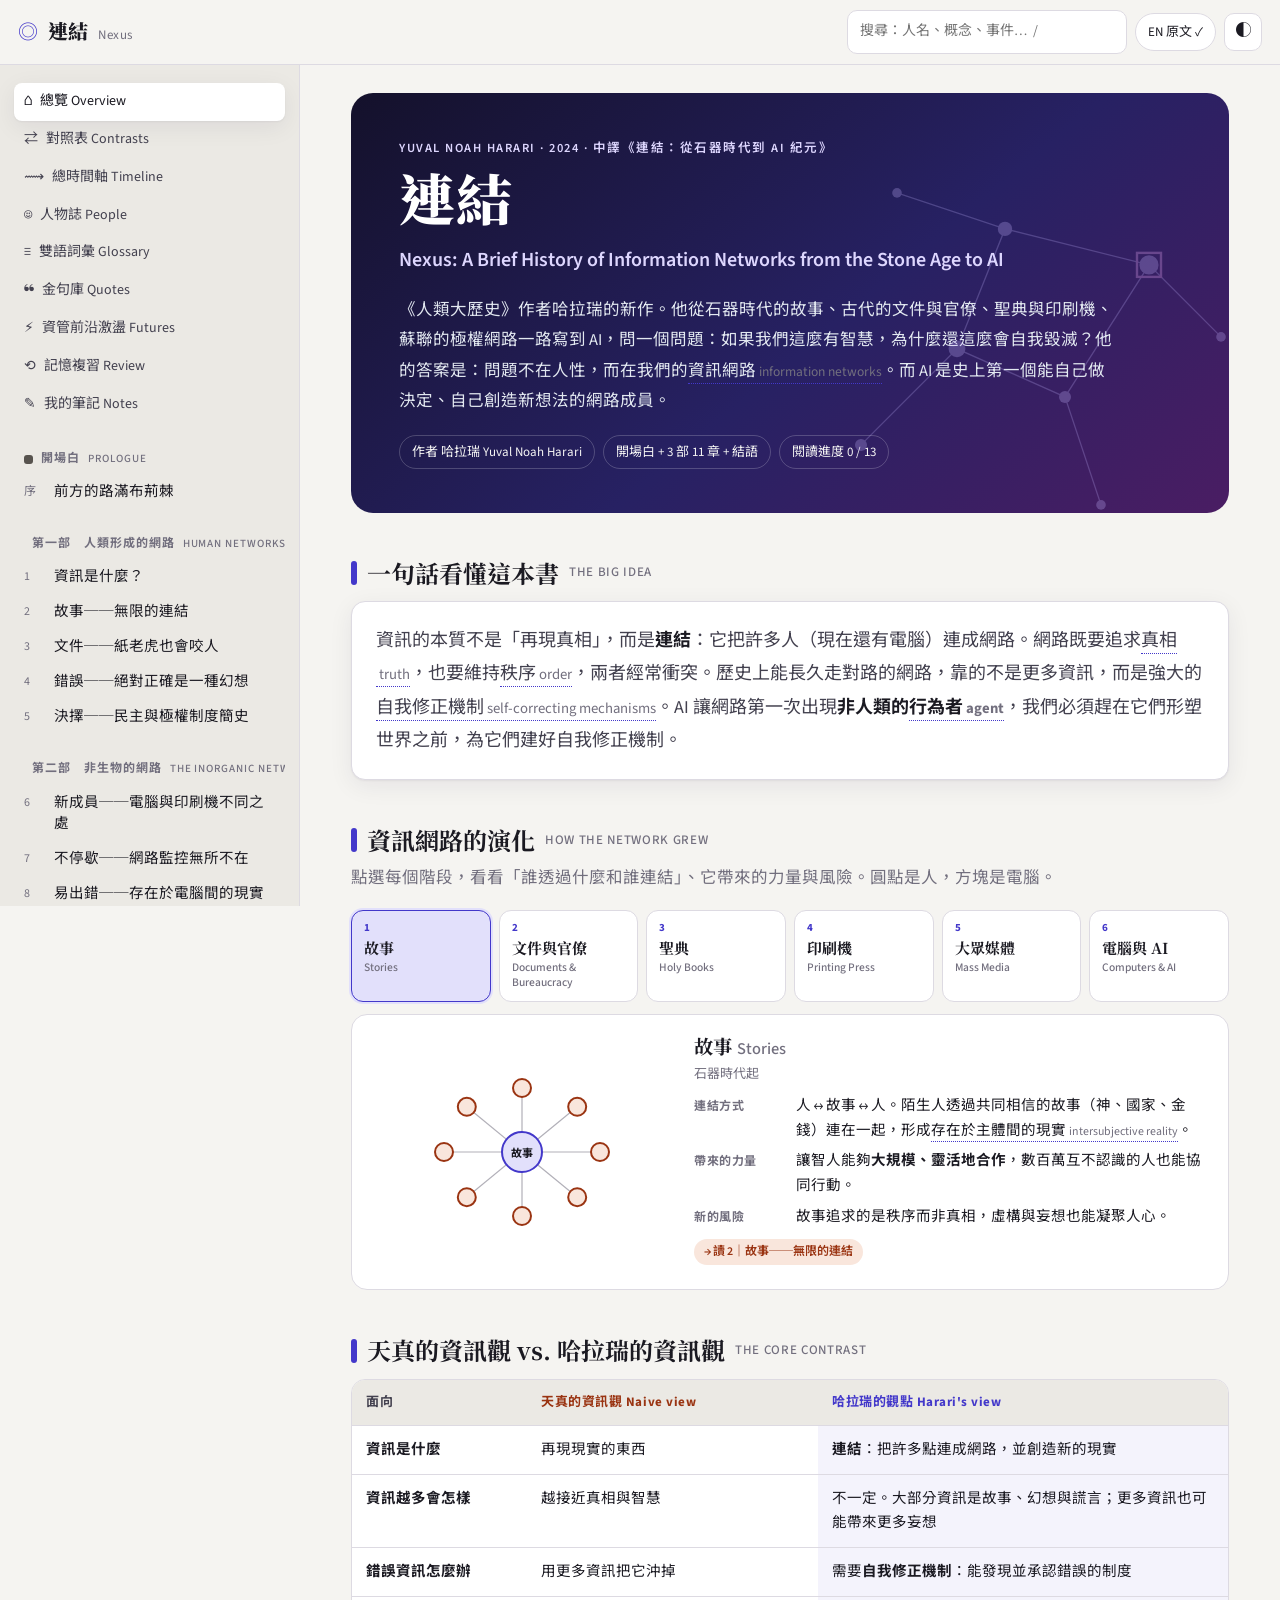
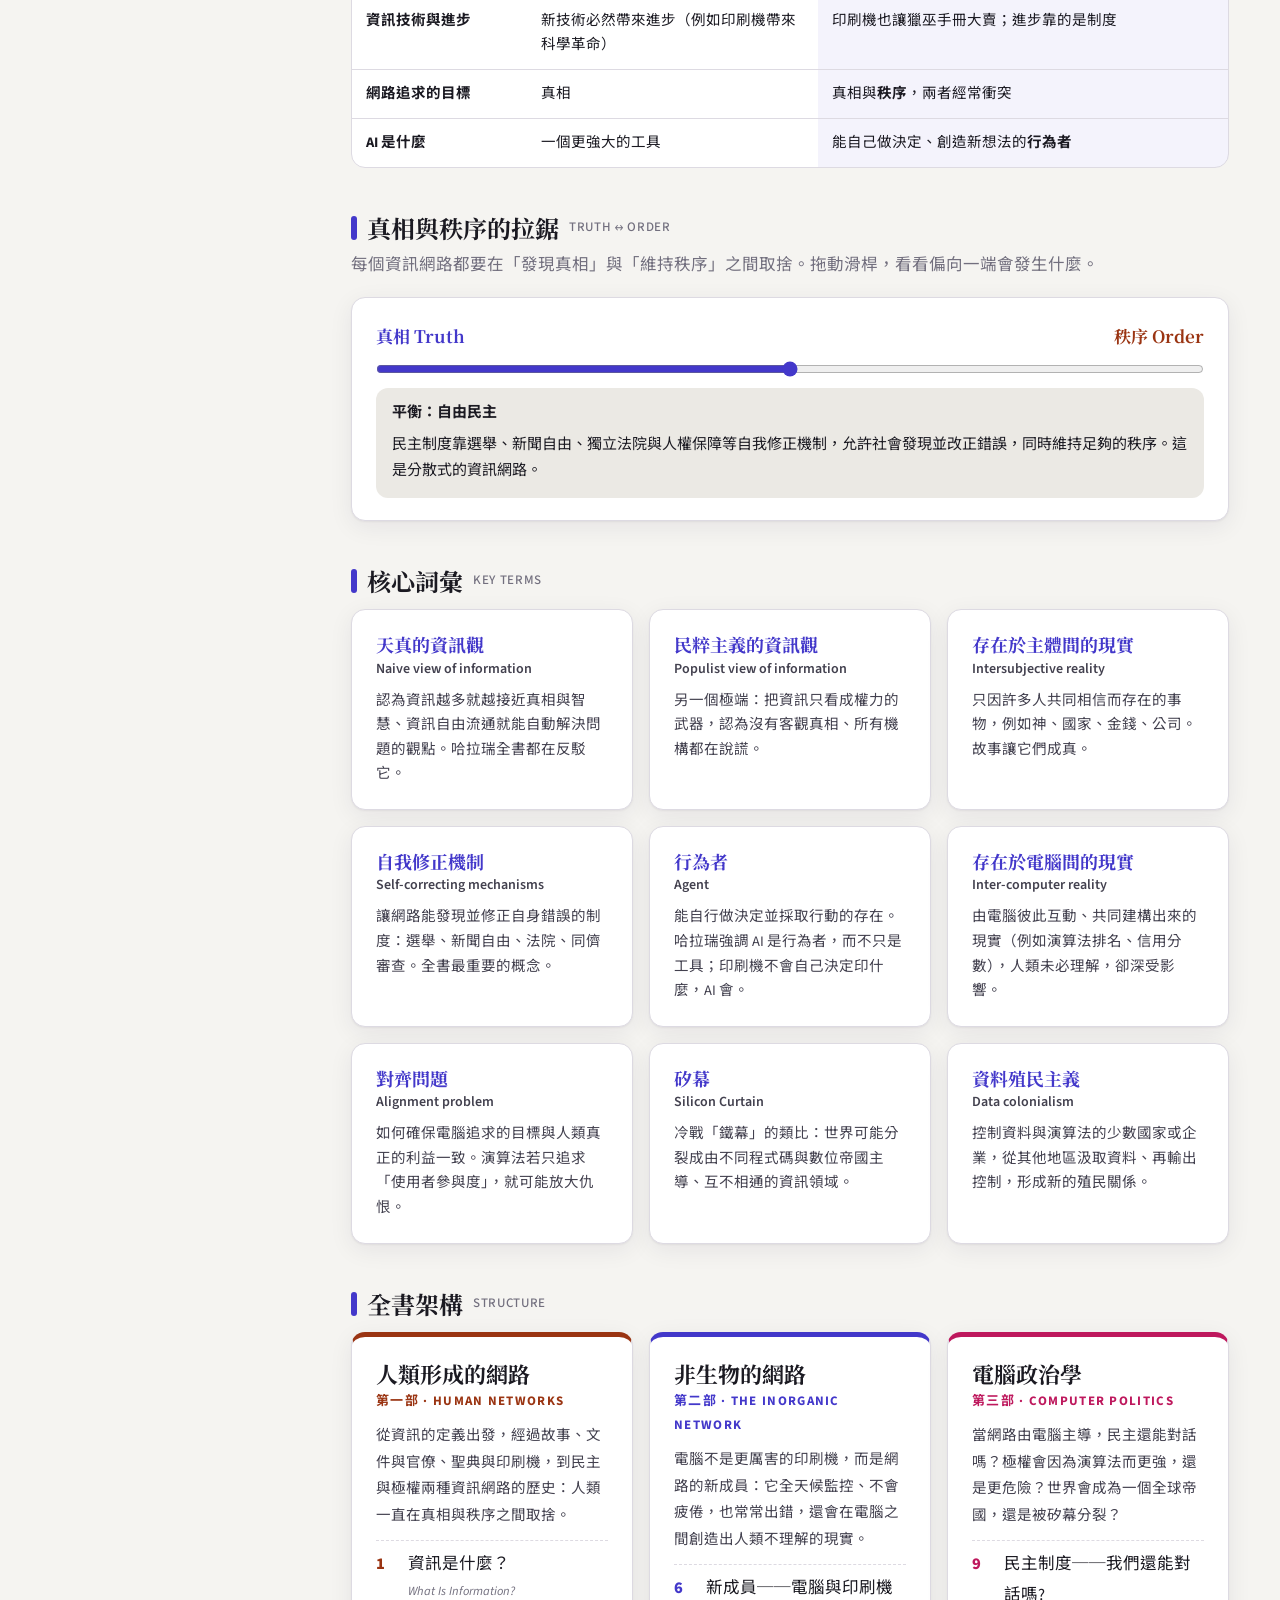
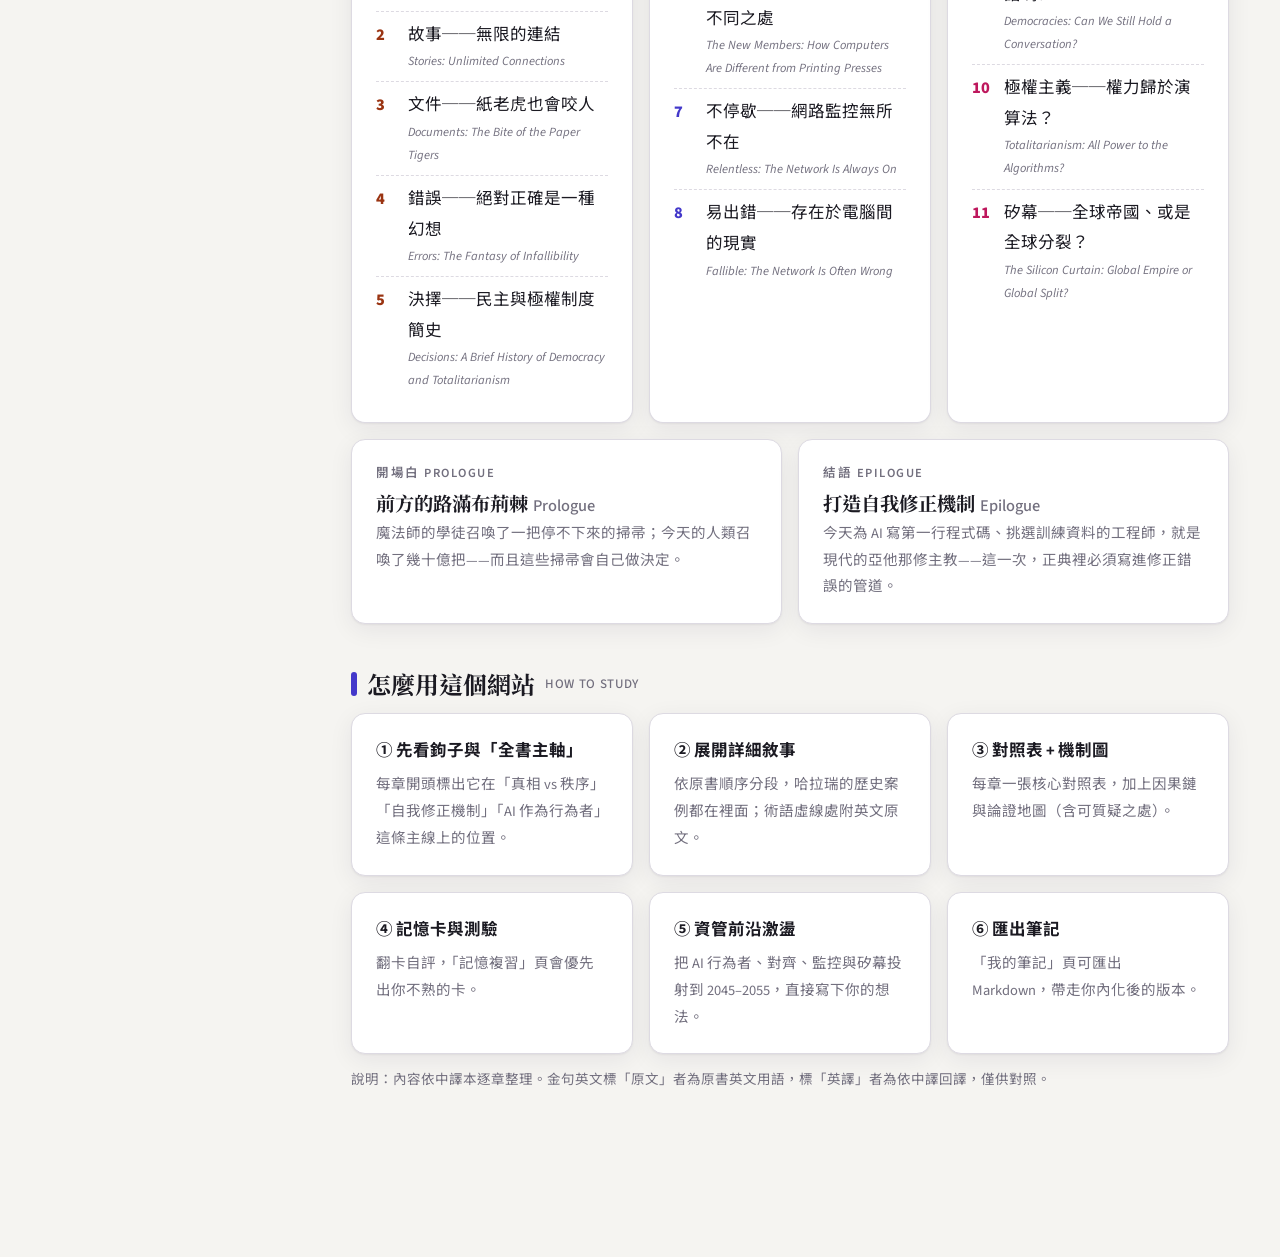
<file: nexus/index.html>
<!doctype html>
<html lang="zh-Hant">
<head>
<meta charset="utf-8">
<meta name="viewport" content="width=device-width, initial-scale=1">
<title>連結 Nexus｜互動精讀</title>
<meta name="description" content="哈拉瑞《連結》(Nexus) 逐章互動精讀：資訊網路演化圖、真相與秩序、敘事、對照表、機制圖、人物、概念、金句中英對照、記憶卡、測驗，以及未來 20–30 年資管前沿議題激盪。">
<link rel="preconnect" href="https://fonts.googleapis.com">
<link rel="preconnect" href="https://fonts.gstatic.com" crossorigin>
<link href="https://fonts.googleapis.com/css2?family=Noto+Sans+TC:wght@400;500;700;900&family=Noto+Serif+TC:wght@500;700;900&family=Source+Sans+3:wght@400;600;700&display=swap" rel="stylesheet">
<link rel="stylesheet" href="style.css">
</head>
<body>
<div class="topbar">
  <button class="icon-btn" id="menuBtn" aria-label="目錄">☰</button>
  <a class="brand" href="#/">
    <span class="brand-mark">◎</span>
    <span class="brand-zh">連結</span>
    <span class="brand-en">Nexus</span>
  </a>
  <div class="top-actions">
    <div class="search-wrap">
      <input id="search" type="search" placeholder="搜尋：人名、概念、事件…  /" autocomplete="off">
      <div id="searchResults" class="search-results" hidden></div>
    </div>
    <button class="chip toggle" id="enToggle" title="切換英文原文顯示">EN 原文 ✓</button>
    <button class="icon-btn" id="themeBtn" aria-label="切換深淺色">◐</button>
  </div>
  <div class="progress-bar"><span id="readProgress"></span></div>
</div>

<div class="layout">
  <nav id="sidebar" class="sidebar" aria-label="章節目錄"></nav>
  <main id="main" class="main" tabindex="-1"></main>
</div>
<div id="scrim" class="scrim" hidden></div>
<div id="toast" class="toast" hidden></div>

<script src="data.js"></script>
<script src="app.js"></script>
</body>
</html>
</file>
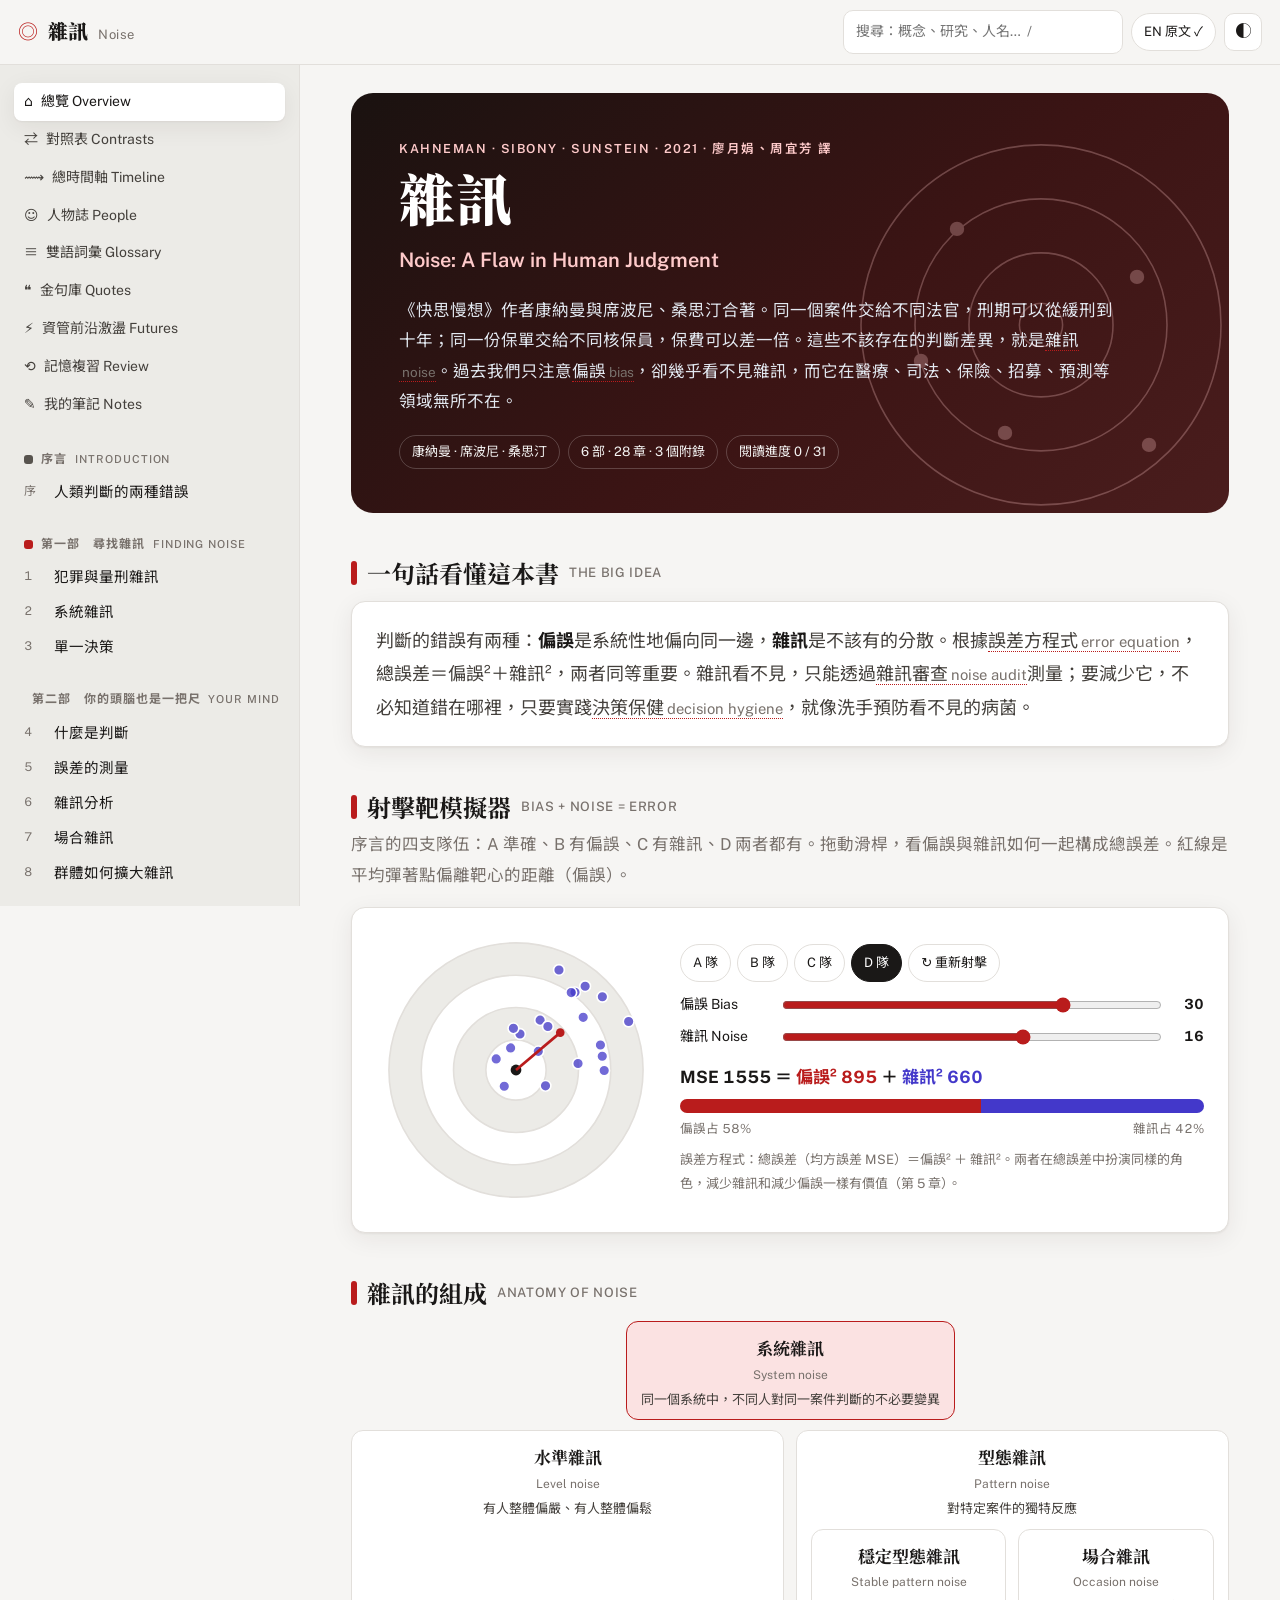
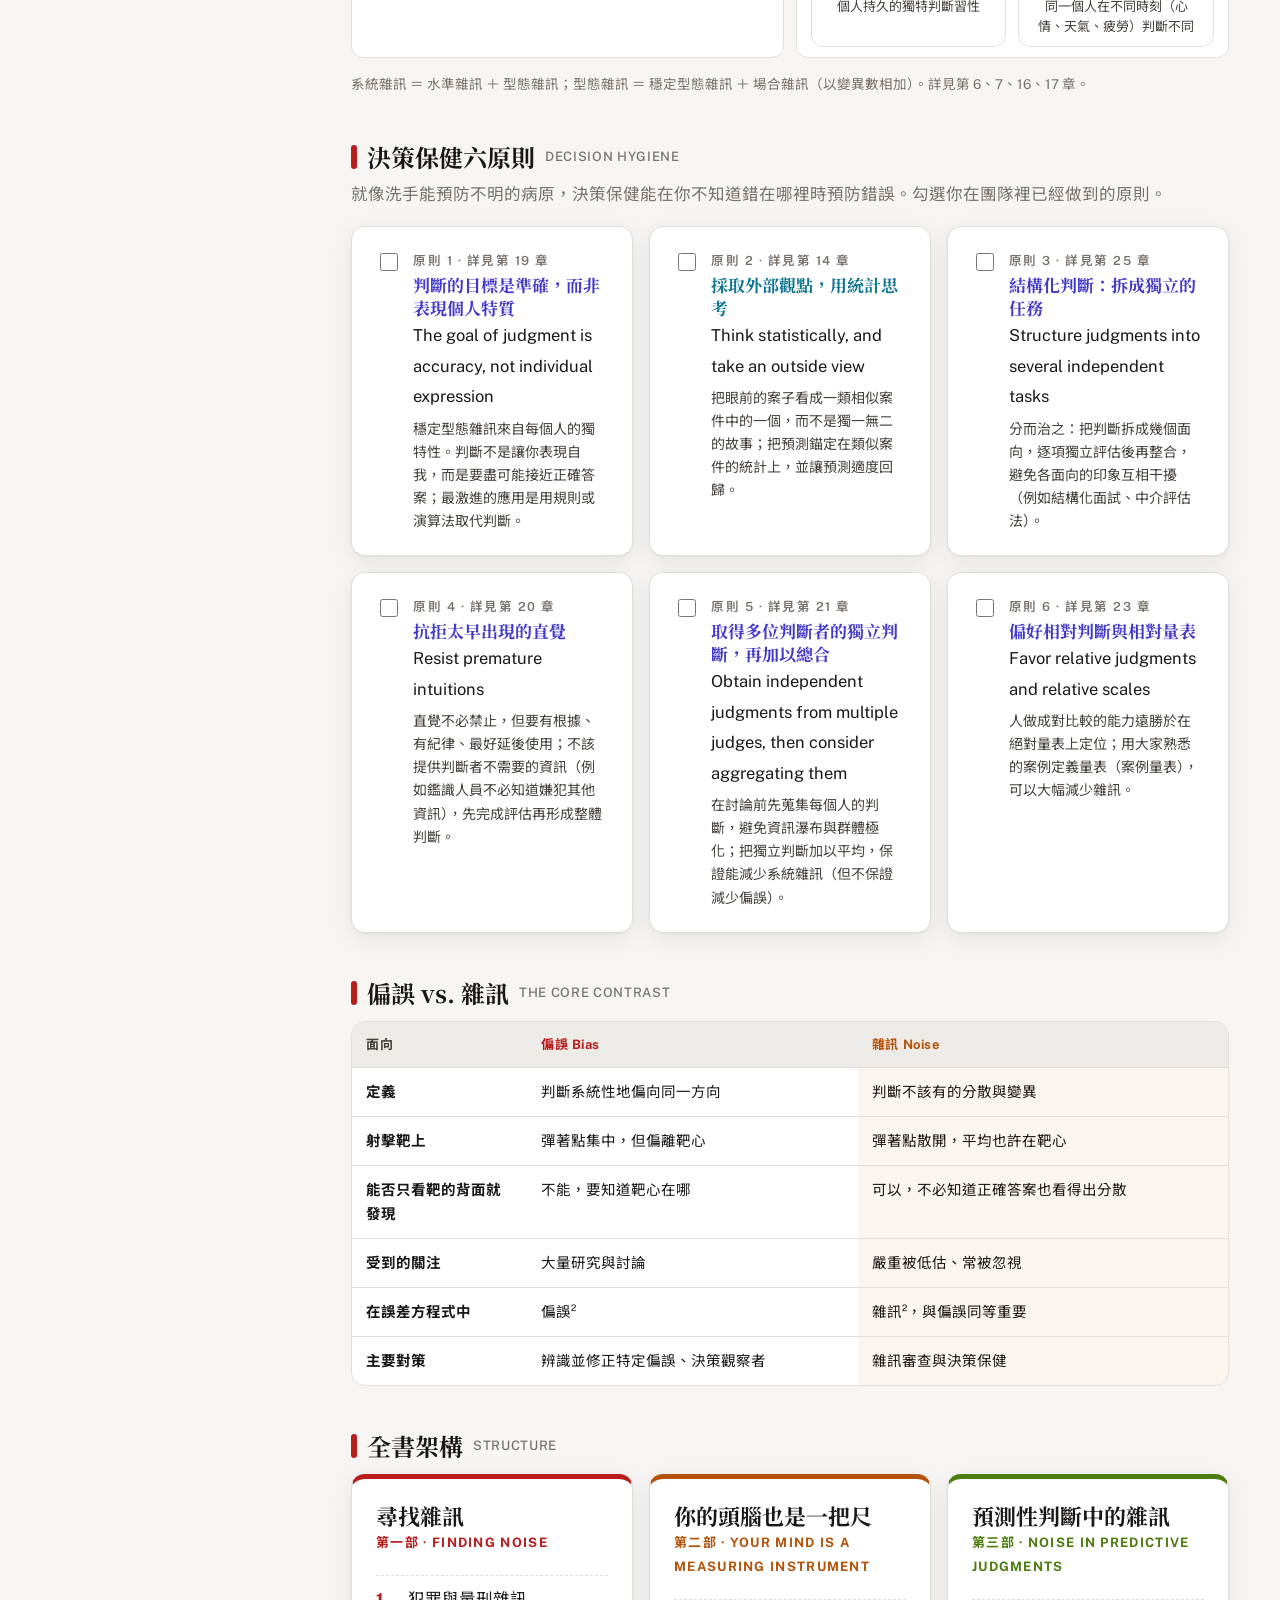
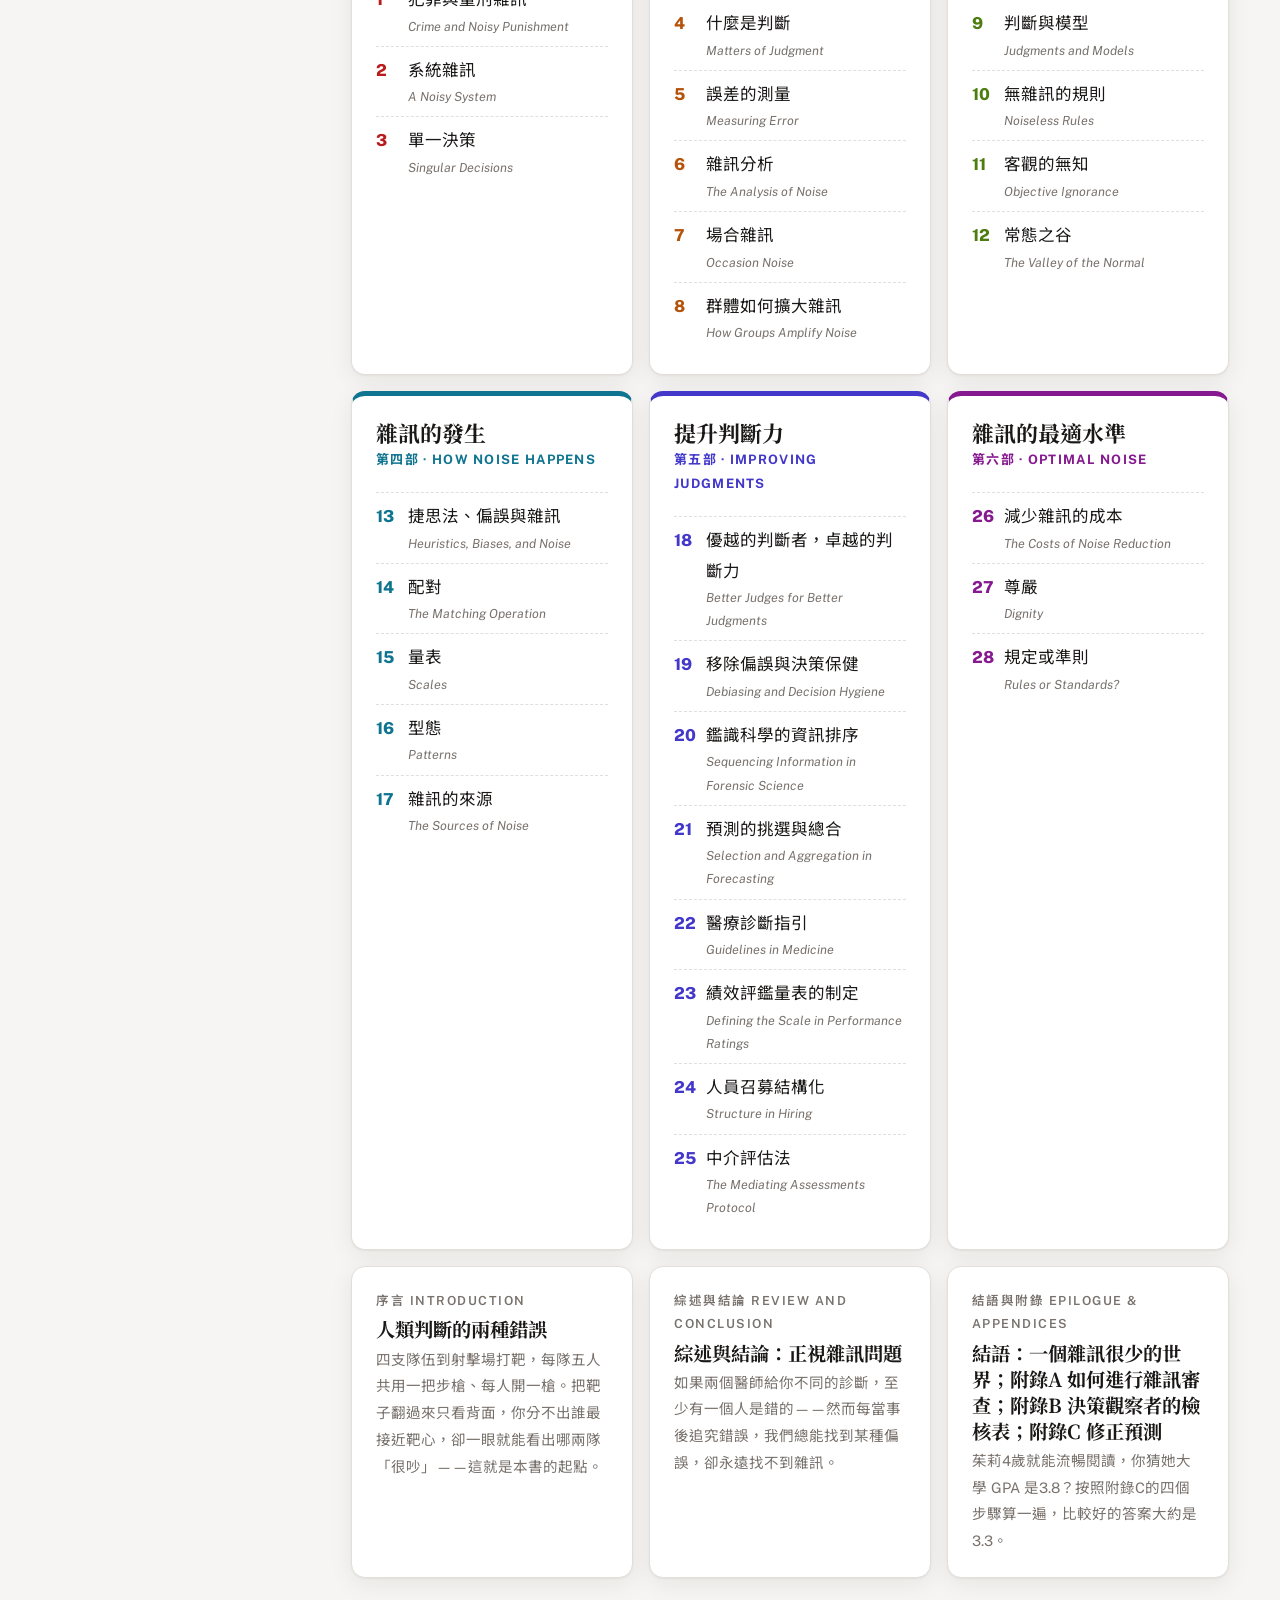
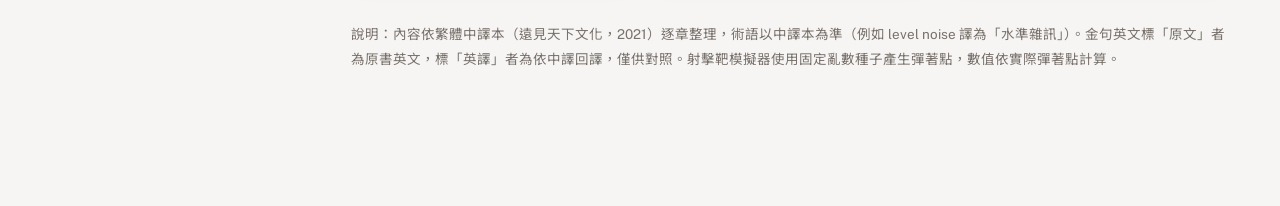
<file: noise/index.html>
<!doctype html>
<html lang="zh-Hant">
<head>
<meta charset="utf-8">
<meta name="viewport" content="width=device-width, initial-scale=1">
<title>雜訊 Noise｜互動精讀</title>
<meta name="description" content="康納曼、席波尼、桑思汀《雜訊：人類判斷的缺陷》逐章互動精讀：射擊靶模擬器（偏誤＋雜訊＝誤差）、雜訊的組成、決策保健六原則、記憶卡、測驗與資管前沿激盪。">
<link rel="preconnect" href="https://fonts.googleapis.com">
<link rel="preconnect" href="https://fonts.gstatic.com" crossorigin>
<link href="https://fonts.googleapis.com/css2?family=Noto+Sans+TC:wght@400;500;700;900&family=Noto+Serif+TC:wght@500;700;900&family=Public+Sans:wght@400;600;700&display=swap" rel="stylesheet">
<link rel="stylesheet" href="style.css">
</head>
<body>
<div class="topbar">
  <button class="icon-btn" id="menuBtn" aria-label="目錄">☰</button>
  <a class="brand" href="#/">
    <span class="brand-mark">◎</span>
    <span class="brand-zh">雜訊</span>
    <span class="brand-en">Noise</span>
  </a>
  <div class="top-actions">
    <div class="search-wrap">
      <input id="search" type="search" placeholder="搜尋：概念、研究、人名…  /" autocomplete="off">
      <div id="searchResults" class="search-results" hidden></div>
    </div>
    <button class="chip toggle" id="enToggle" title="切換英文原文顯示">EN 原文 ✓</button>
    <button class="icon-btn" id="themeBtn" aria-label="切換深淺色">◐</button>
  </div>
  <div class="progress-bar"><span id="readProgress"></span></div>
</div>

<div class="layout">
  <nav id="sidebar" class="sidebar" aria-label="章節目錄"></nav>
  <main id="main" class="main" tabindex="-1"></main>
</div>
<div id="scrim" class="scrim" hidden></div>
<div id="toast" class="toast" hidden></div>

<script src="data.js"></script>
<script src="app.js"></script>
</body>
</html>
</file>
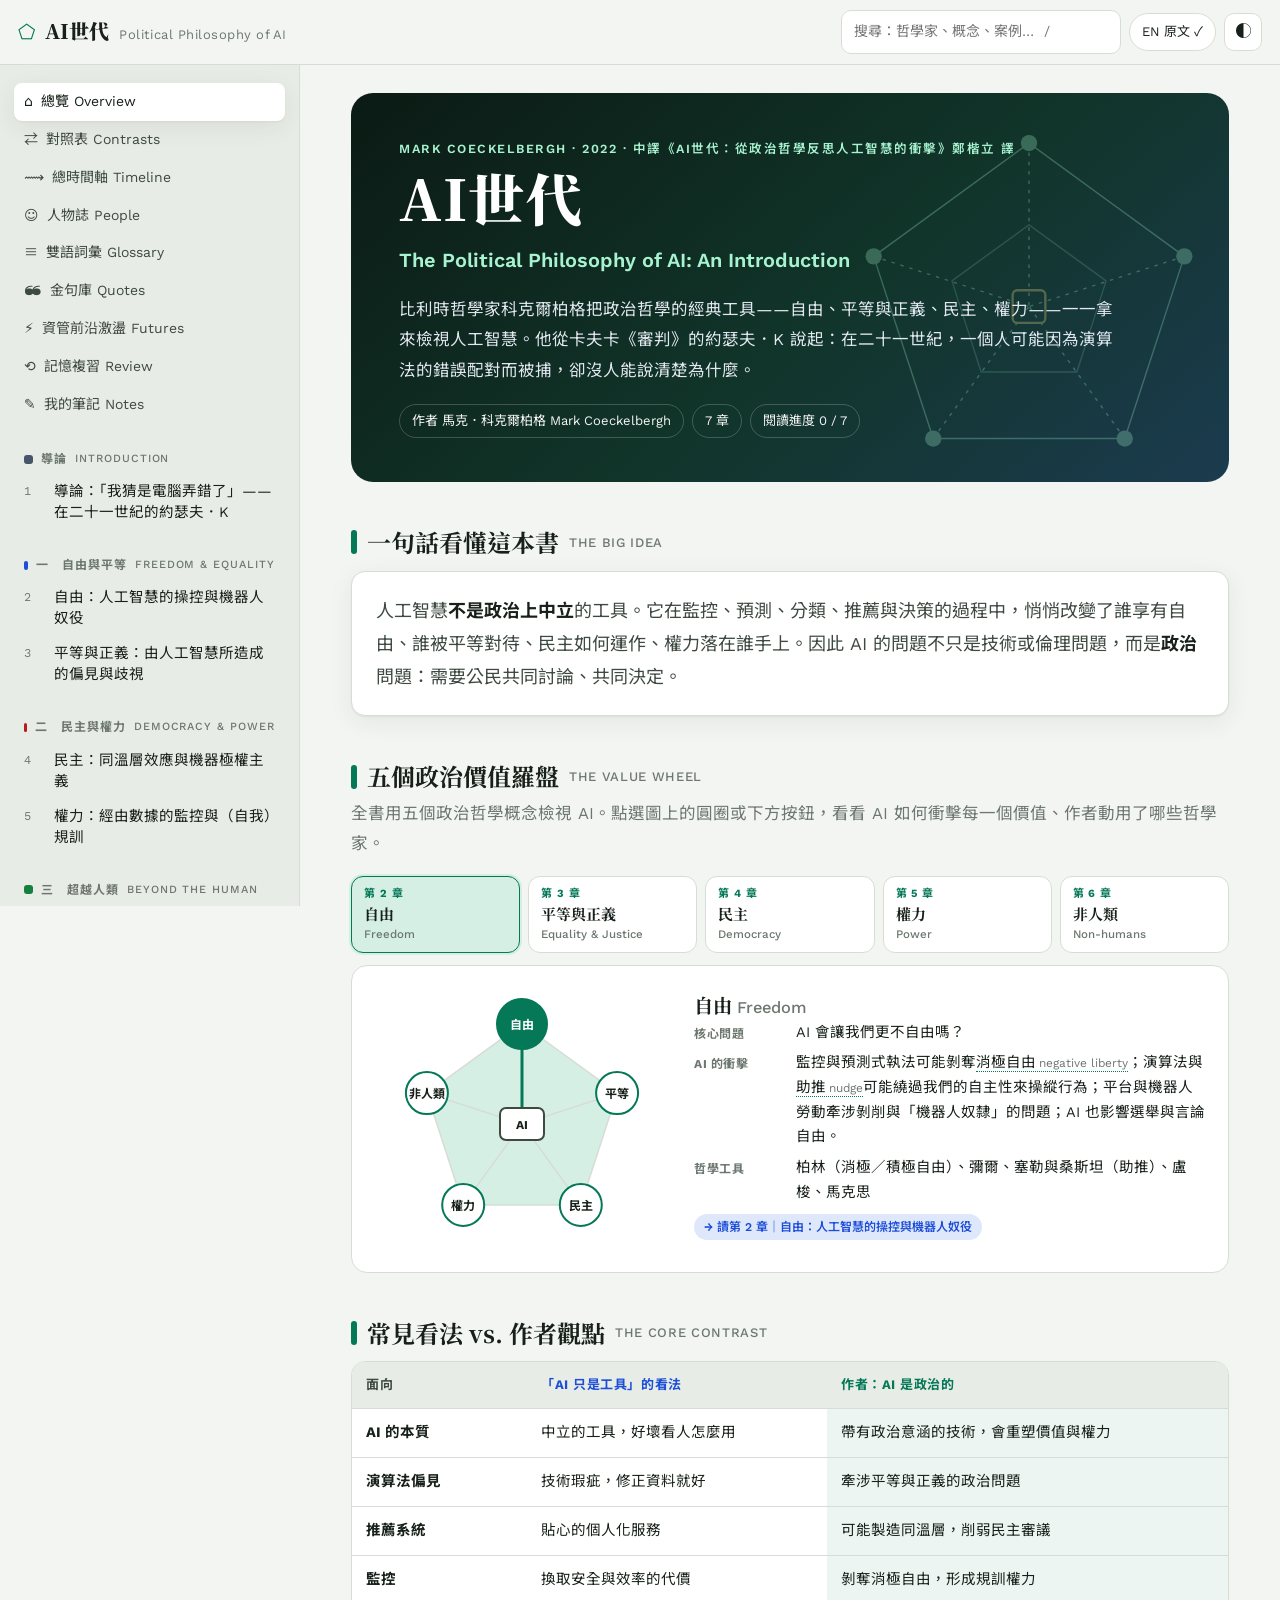
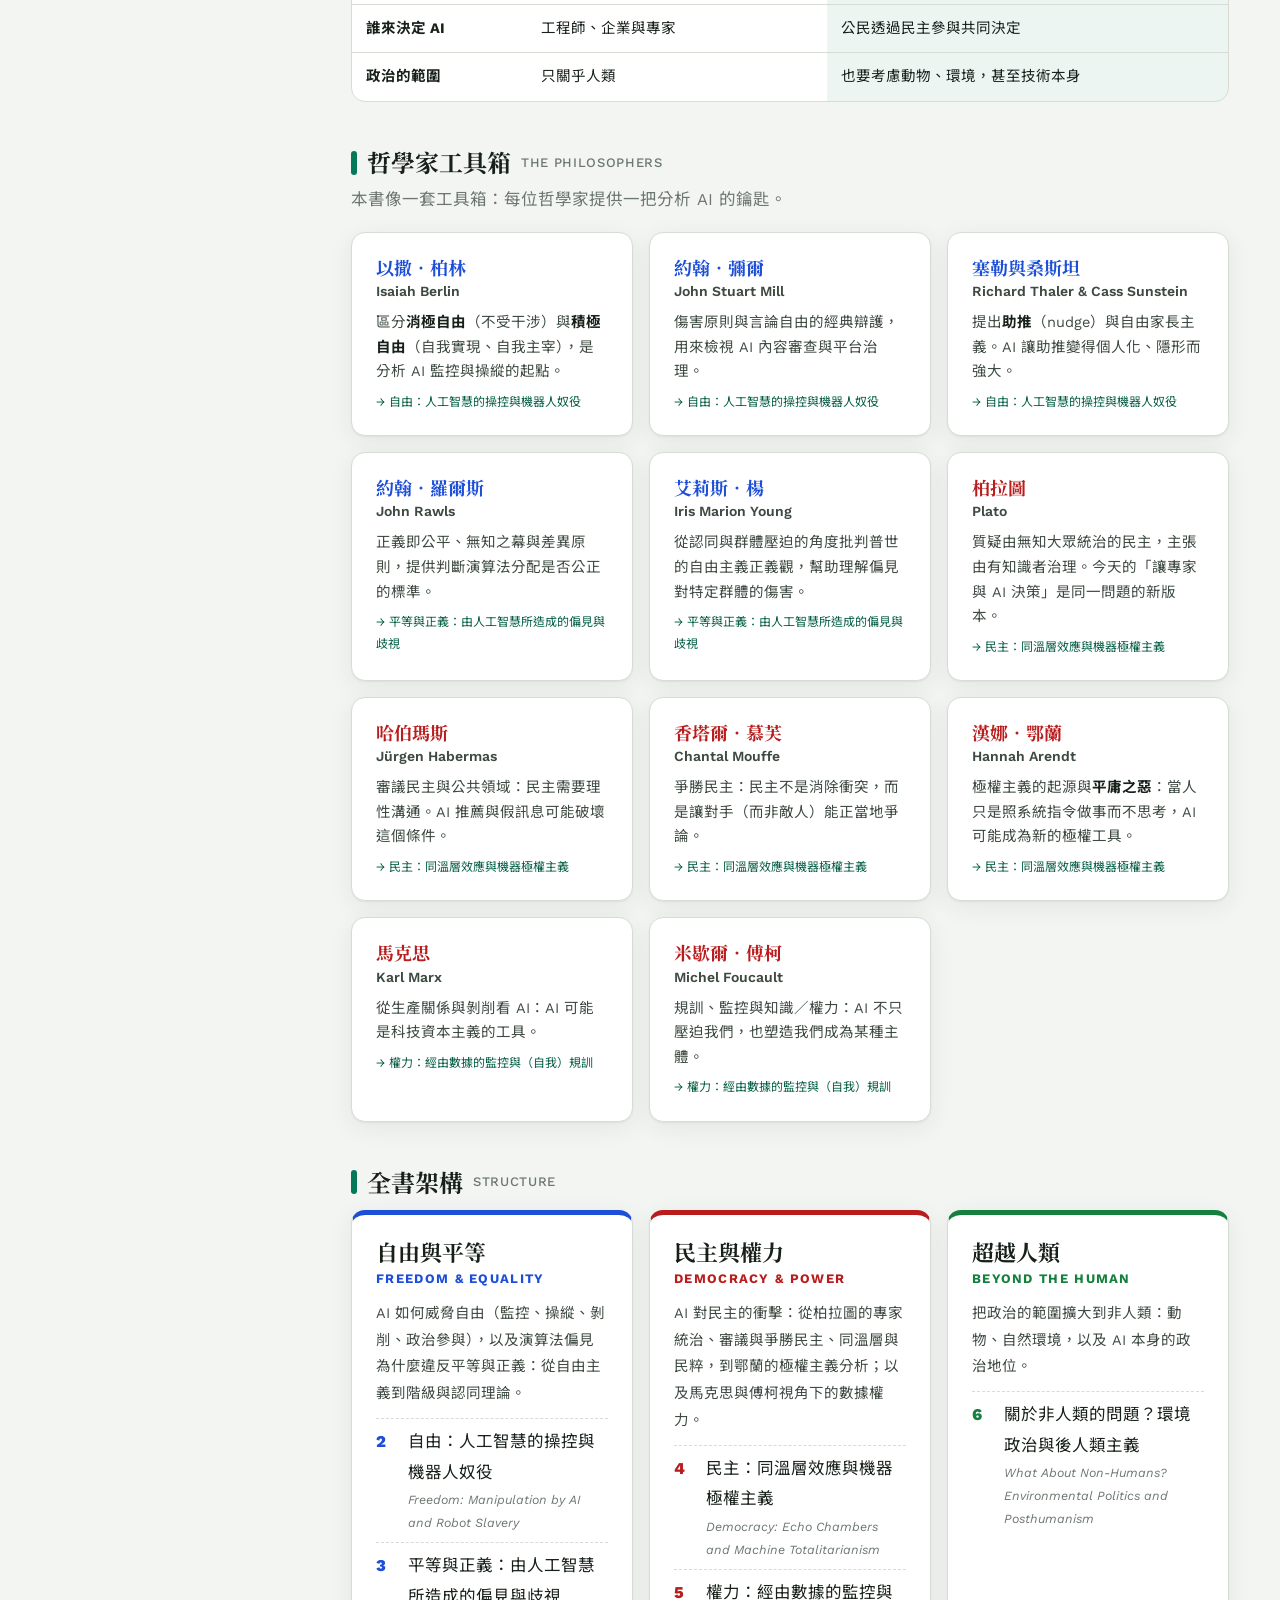
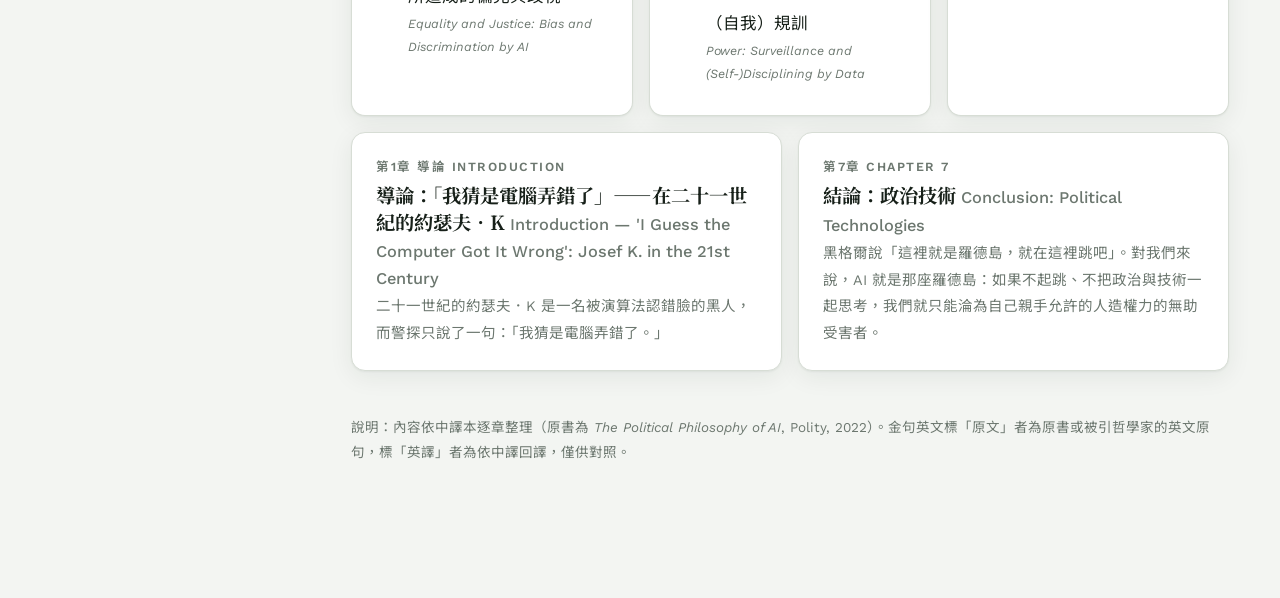
<file: political-philosophy-of-ai/index.html>
<!doctype html>
<html lang="zh-Hant">
<head>
<meta charset="utf-8">
<meta name="viewport" content="width=device-width, initial-scale=1">
<title>AI世代 Political Philosophy of AI｜互動精讀</title>
<meta name="description" content="Mark Coeckelbergh《AI世代》(The Political Philosophy of AI) 逐章互動精讀：五個政治價值羅盤、哲學家工具箱、敘事、對照表、機制圖、金句中英對照、記憶卡、測驗，以及未來 20–30 年資管前沿議題激盪。">
<link rel="preconnect" href="https://fonts.googleapis.com">
<link rel="preconnect" href="https://fonts.gstatic.com" crossorigin>
<link href="https://fonts.googleapis.com/css2?family=Noto+Sans+TC:wght@400;500;700;900&family=Noto+Serif+TC:wght@500;700;900&family=Work+Sans:wght@400;600;700&display=swap" rel="stylesheet">
<link rel="stylesheet" href="style.css">
</head>
<body>
<div class="topbar">
  <button class="icon-btn" id="menuBtn" aria-label="目錄">☰</button>
  <a class="brand" href="#/">
    <span class="brand-mark">⬠</span>
    <span class="brand-zh">AI世代</span>
    <span class="brand-en">Political Philosophy of AI</span>
  </a>
  <div class="top-actions">
    <div class="search-wrap">
      <input id="search" type="search" placeholder="搜尋：哲學家、概念、案例…  /" autocomplete="off">
      <div id="searchResults" class="search-results" hidden></div>
    </div>
    <button class="chip toggle" id="enToggle" title="切換英文原文顯示">EN 原文 ✓</button>
    <button class="icon-btn" id="themeBtn" aria-label="切換深淺色">◐</button>
  </div>
  <div class="progress-bar"><span id="readProgress"></span></div>
</div>

<div class="layout">
  <nav id="sidebar" class="sidebar" aria-label="章節目錄"></nav>
  <main id="main" class="main" tabindex="-1"></main>
</div>
<div id="scrim" class="scrim" hidden></div>
<div id="toast" class="toast" hidden></div>

<script src="data.js"></script>
<script src="app.js"></script>
</body>
</html>
</file>
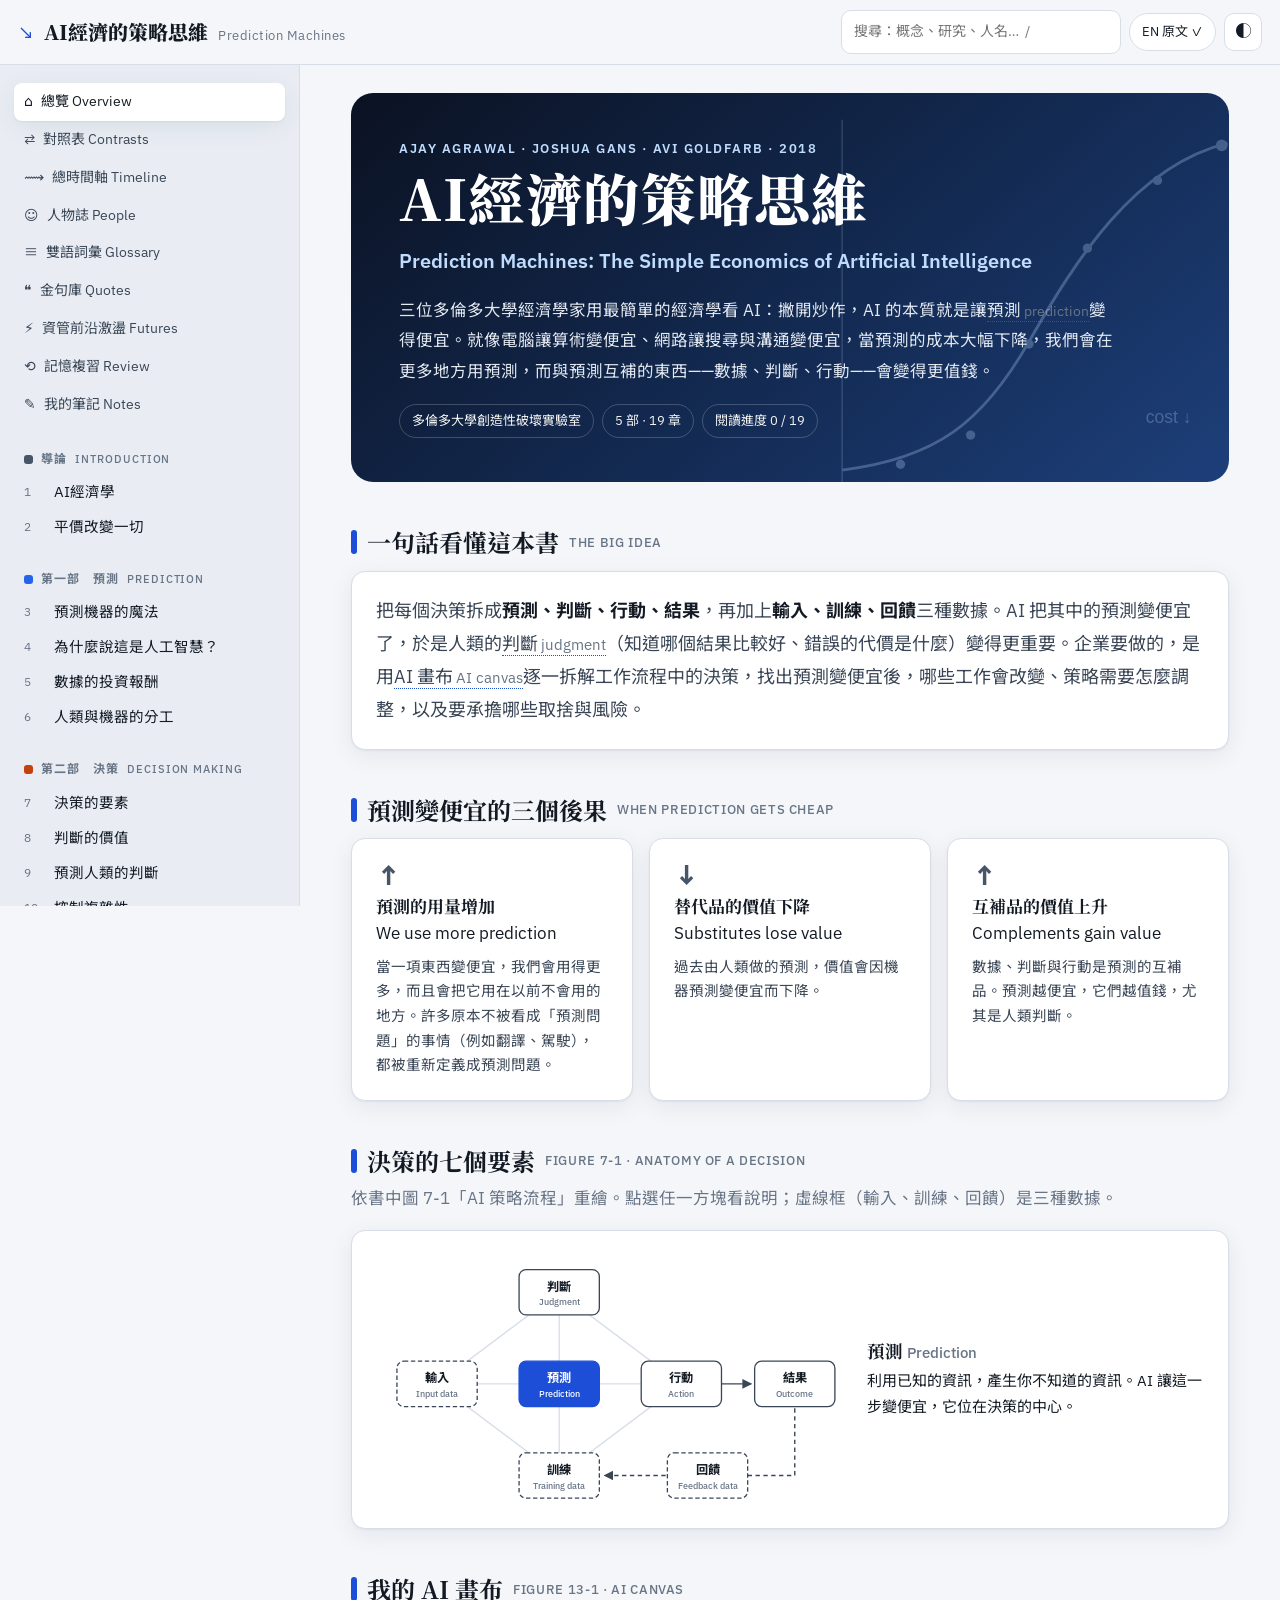
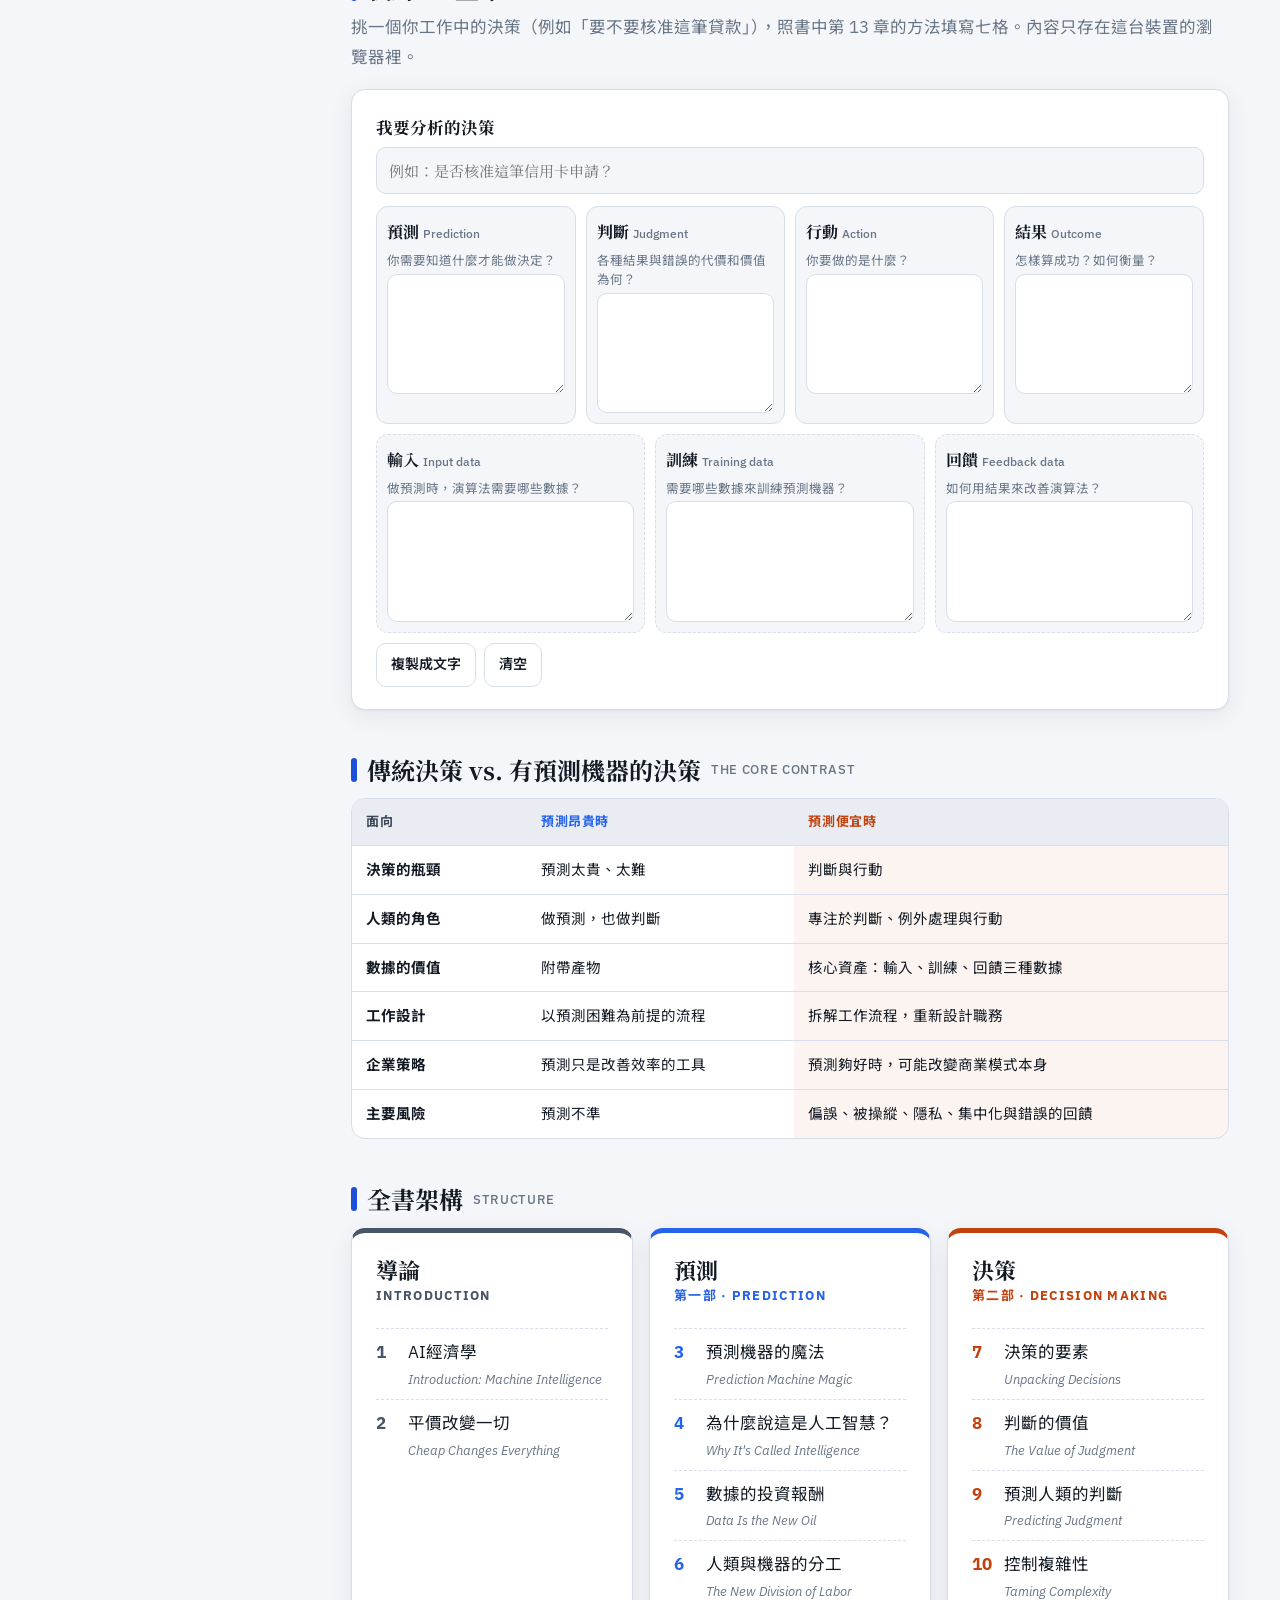
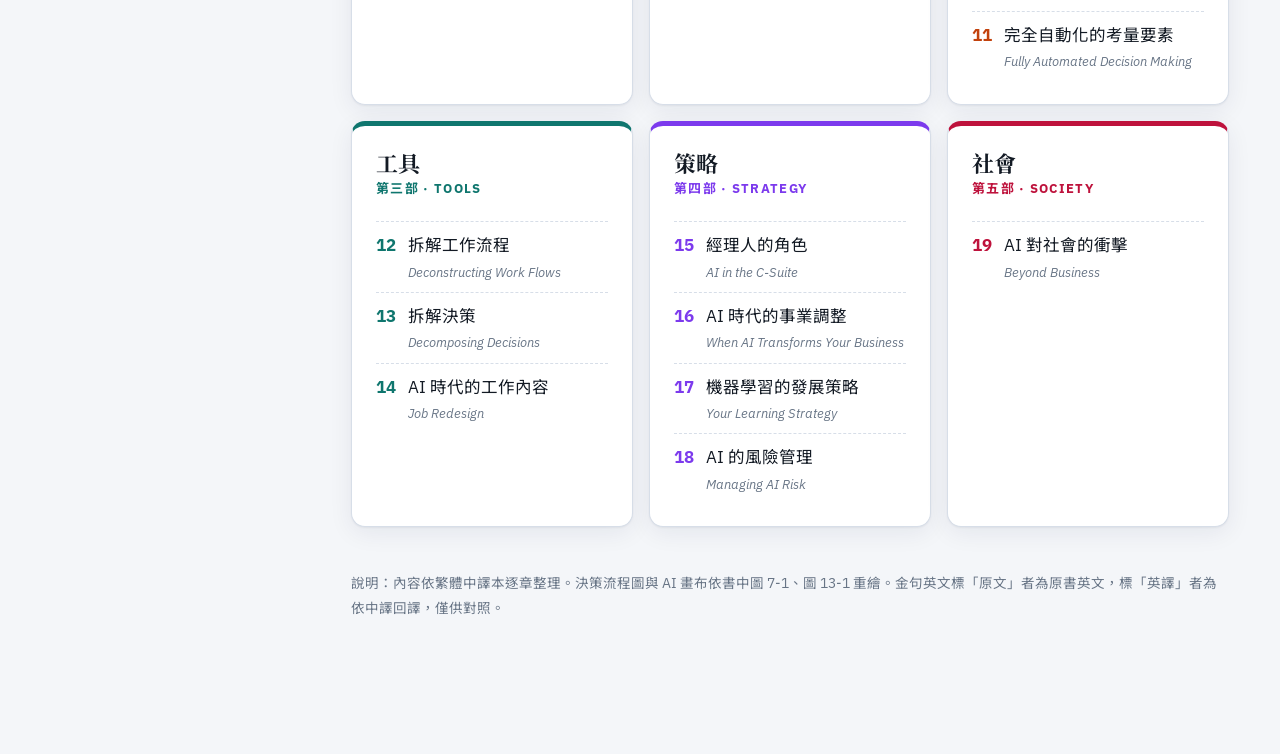
<file: prediction-machines/index.html>
<!doctype html>
<html lang="zh-Hant">
<head>
<meta charset="utf-8">
<meta name="viewport" content="width=device-width, initial-scale=1">
<title>AI經濟的策略思維｜互動精讀</title>
<meta name="description" content="《AI經濟的策略思維》(Prediction Machines) 逐章互動精讀：預測變便宜的經濟學、決策七要素流程圖、可填寫的 AI 畫布、記憶卡、測驗與資管前沿激盪。">
<link rel="preconnect" href="https://fonts.googleapis.com">
<link rel="preconnect" href="https://fonts.gstatic.com" crossorigin>
<link href="https://fonts.googleapis.com/css2?family=Noto+Sans+TC:wght@400;500;700;900&family=Noto+Serif+TC:wght@500;700;900&family=IBM+Plex+Sans:wght@400;600;700&display=swap" rel="stylesheet">
<link rel="stylesheet" href="style.css">
</head>
<body>
<div class="topbar">
  <button class="icon-btn" id="menuBtn" aria-label="目錄">☰</button>
  <a class="brand" href="#/">
    <span class="brand-mark">↘</span>
    <span class="brand-zh">AI經濟的策略思維</span>
    <span class="brand-en">Prediction Machines</span>
  </a>
  <div class="top-actions">
    <div class="search-wrap">
      <input id="search" type="search" placeholder="搜尋：概念、研究、人名…  /" autocomplete="off">
      <div id="searchResults" class="search-results" hidden></div>
    </div>
    <button class="chip toggle" id="enToggle" title="切換英文原文顯示">EN 原文 ✓</button>
    <button class="icon-btn" id="themeBtn" aria-label="切換深淺色">◐</button>
  </div>
  <div class="progress-bar"><span id="readProgress"></span></div>
</div>

<div class="layout">
  <nav id="sidebar" class="sidebar" aria-label="章節目錄"></nav>
  <main id="main" class="main" tabindex="-1"></main>
</div>
<div id="scrim" class="scrim" hidden></div>
<div id="toast" class="toast" hidden></div>

<script src="data.js"></script>
<script src="app.js"></script>
</body>
</html>
</file>
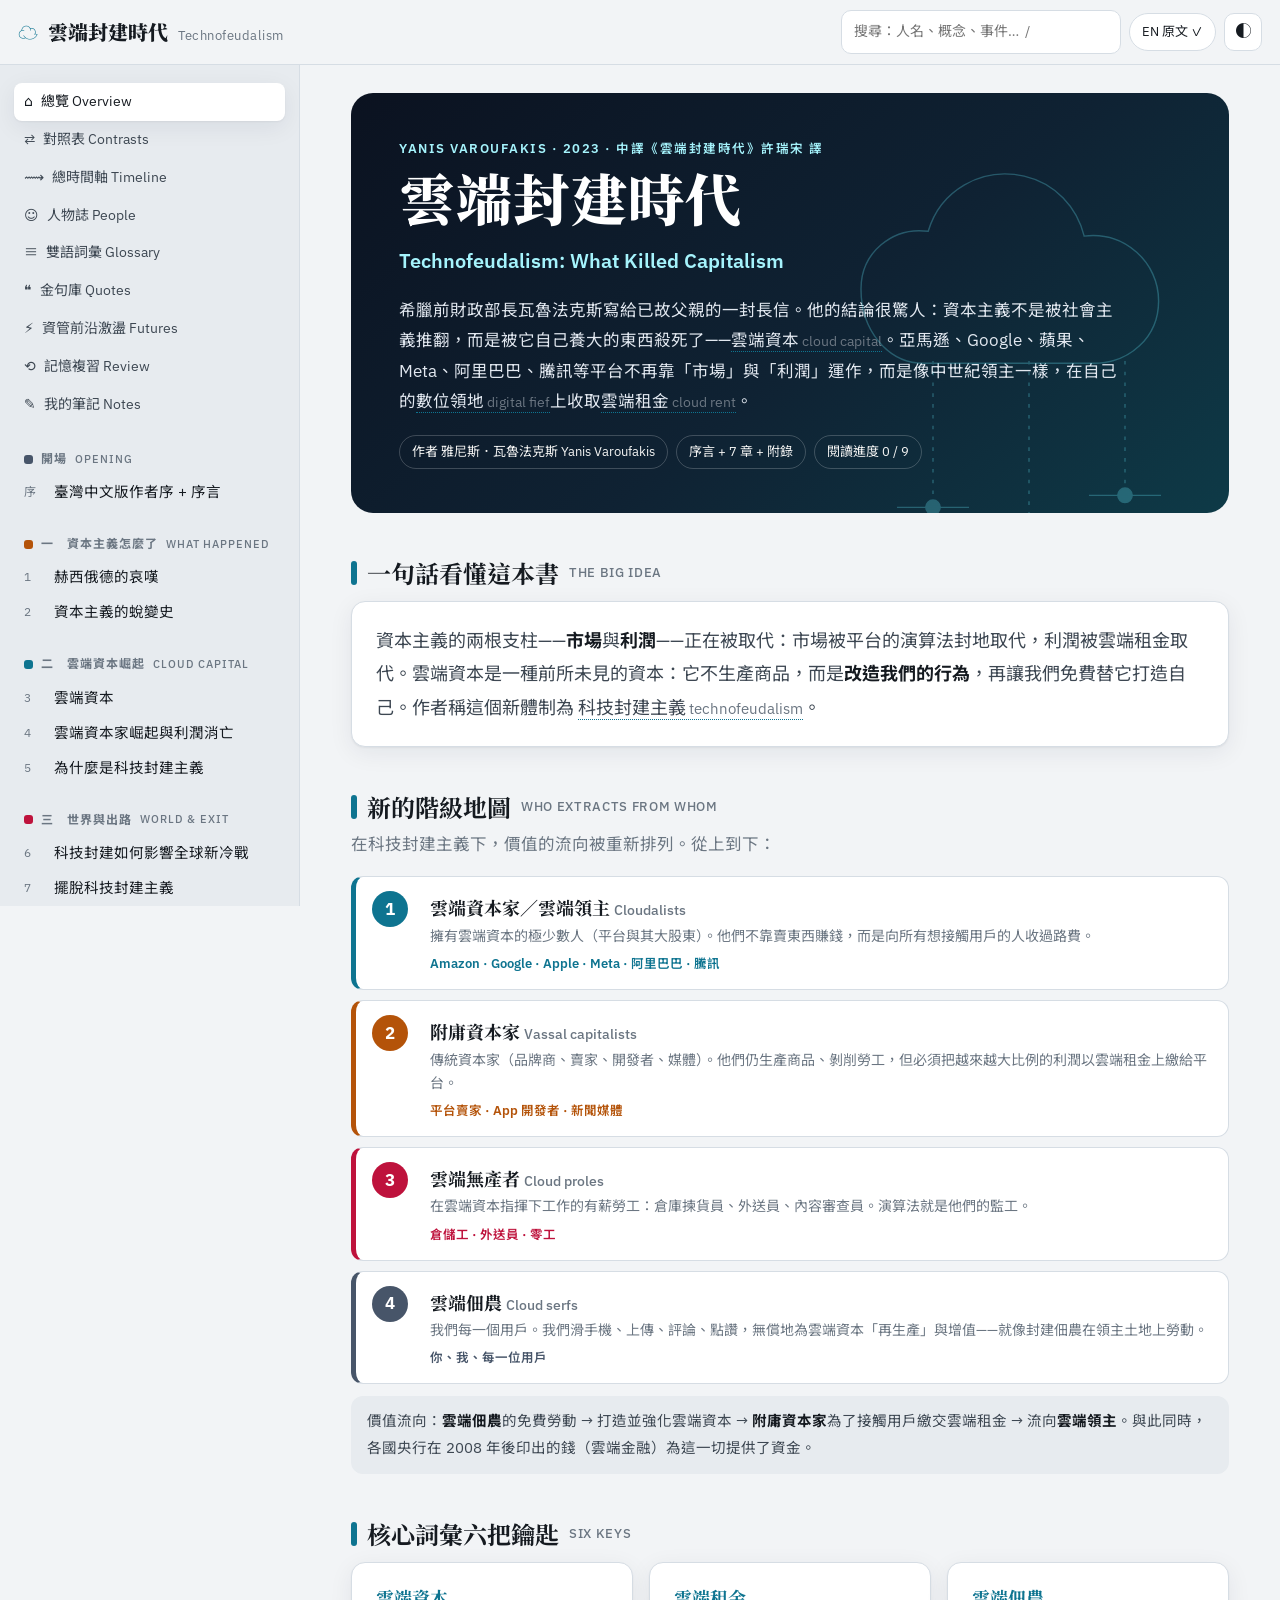
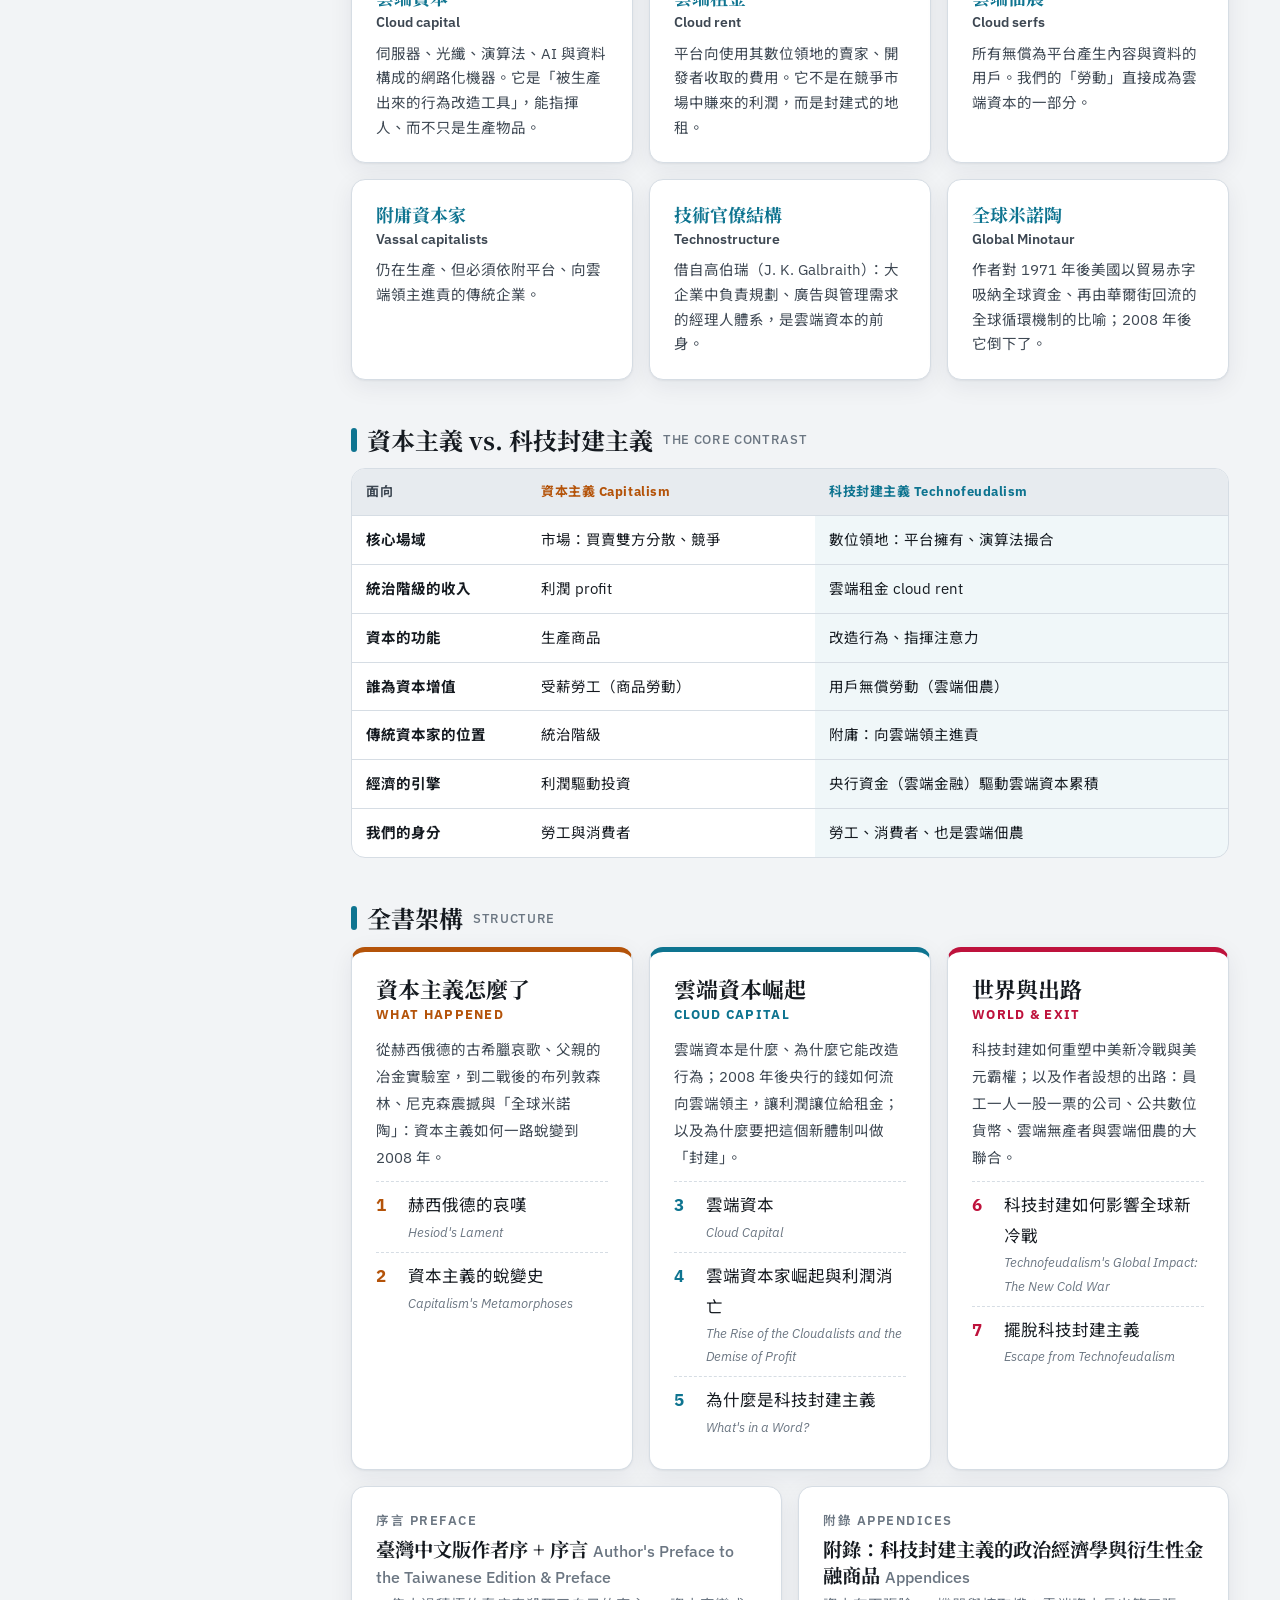
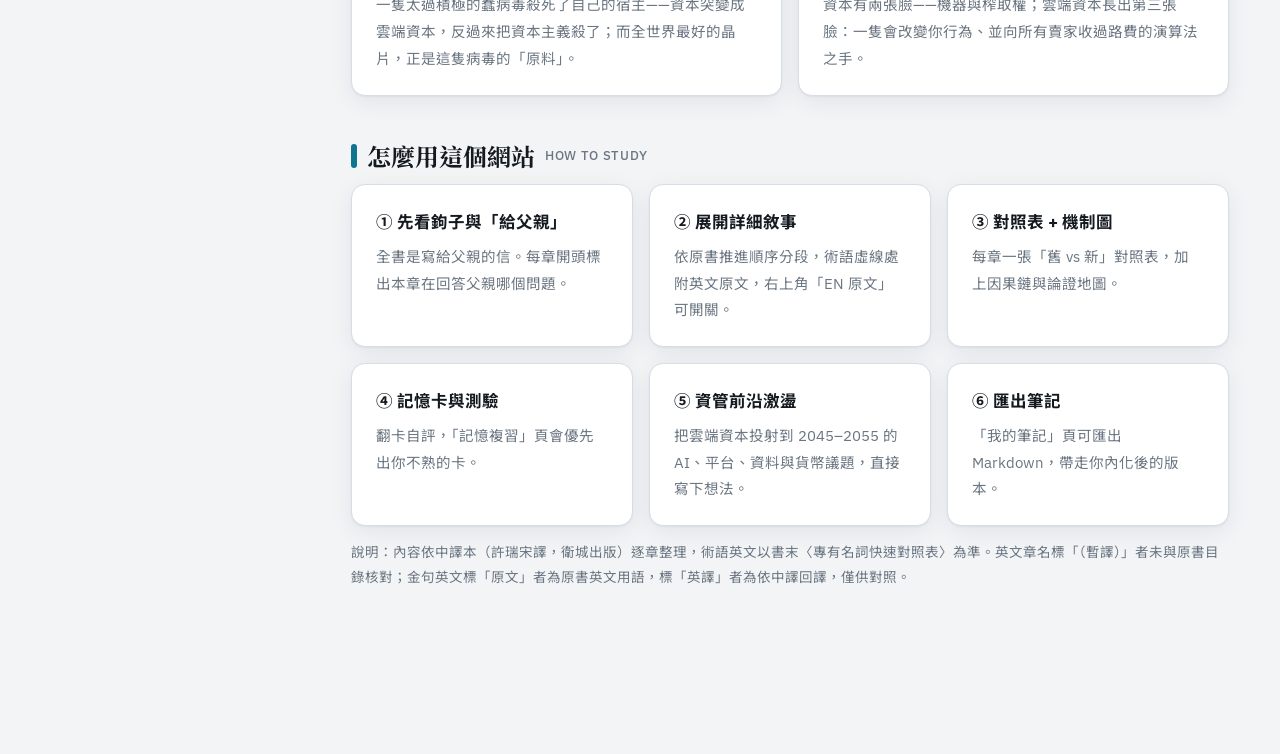
<file: technofeudalism/index.html>
<!doctype html>
<html lang="zh-Hant">
<head>
<meta charset="utf-8">
<meta name="viewport" content="width=device-width, initial-scale=1">
<title>雲端封建時代 Technofeudalism｜互動精讀</title>
<meta name="description" content="Yanis Varoufakis《雲端封建時代》(Technofeudalism) 逐章互動精讀：敘事、對照表、機制圖、人物、概念、金句中英對照、記憶卡、測驗，以及未來 20–30 年資管前沿議題激盪。">
<link rel="preconnect" href="https://fonts.googleapis.com">
<link rel="preconnect" href="https://fonts.gstatic.com" crossorigin>
<link href="https://fonts.googleapis.com/css2?family=Noto+Sans+TC:wght@400;500;700;900&family=Noto+Serif+TC:wght@500;700;900&family=IBM+Plex+Sans:wght@400;600;700&display=swap" rel="stylesheet">
<link rel="stylesheet" href="style.css">
</head>
<body>
<div class="topbar">
  <button class="icon-btn" id="menuBtn" aria-label="目錄">☰</button>
  <a class="brand" href="#/">
    <span class="brand-mark">☁</span>
    <span class="brand-zh">雲端封建時代</span>
    <span class="brand-en">Technofeudalism</span>
  </a>
  <div class="top-actions">
    <div class="search-wrap">
      <input id="search" type="search" placeholder="搜尋：人名、概念、事件…  /" autocomplete="off">
      <div id="searchResults" class="search-results" hidden></div>
    </div>
    <button class="chip toggle" id="enToggle" title="切換英文原文顯示">EN 原文 ✓</button>
    <button class="icon-btn" id="themeBtn" aria-label="切換深淺色">◐</button>
  </div>
  <div class="progress-bar"><span id="readProgress"></span></div>
</div>

<div class="layout">
  <nav id="sidebar" class="sidebar" aria-label="章節目錄"></nav>
  <main id="main" class="main" tabindex="-1"></main>
</div>
<div id="scrim" class="scrim" hidden></div>
<div id="toast" class="toast" hidden></div>

<script src="data.js"></script>
<script src="app.js"></script>
</body>
</html>
</file>
<file: ai-survival-logic/style.css>
:root{
  --bg:#f3f6f5; --bg2:#e7eeec; --card:#ffffff; --ink:#132020; --ink2:#3a4a49; --muted:#677775;
  --line:#d5e0dd; --accent:#0f766e; --accent-soft:#d5efeb; --link:#0f766e;
  --p1:#0d9488; --p1-soft:#d5efeb; --p2:#b45309; --p2-soft:#fbeedd; --p3:#2563eb; --p3-soft:#dfe8fd; --p4:#be185d; --p4-soft:#fbe0ec; --p5:#64748b; --p5-soft:#e4e8ee; --p6:#64748b; --p6-soft:#e4e8ee; --p0:#475569; --p0-soft:#e4e8ee;
  --good:#15803d; --bad:#b91c1c; --shadow:0 1px 2px rgba(10,30,30,.05),0 6px 24px rgba(10,40,40,.07);
  --serif:"Noto Serif TC","Songti TC",serif; --sans:"Plus Jakarta Sans","Noto Sans TC",system-ui,sans-serif;
  --radius:14px; --side:300px;
}
@media (prefers-color-scheme:dark){:root:not([data-theme="light"]){
  --bg:#0d1414; --bg2:#141d1d; --card:#192323; --ink:#e6efed; --ink2:#c0cfcc; --muted:#859592;
  --line:#283635; --accent:#5eead4; --accent-soft:#123331; --link:#99f6e4;
  --p1:#5eead4; --p1-soft:#123331; --p2:#fbbf24; --p2-soft:#33270e; --p3:#93b4fb; --p3-soft:#1c2a4a; --p4:#f472b6; --p4-soft:#3b1630; --p5:#a3adba; --p5-soft:#202833; --p6:#a3adba; --p6-soft:#202833; --p0:#a3adba; --p0-soft:#202833;
  --good:#4ade80; --bad:#f87171; --shadow:0 1px 2px rgba(0,0,0,.3),0 8px 28px rgba(0,0,0,.45); color-scheme:dark;
}}
:root[data-theme="dark"]{
  --bg:#0d1414; --bg2:#141d1d; --card:#192323; --ink:#e6efed; --ink2:#c0cfcc; --muted:#859592;
  --line:#283635; --accent:#5eead4; --accent-soft:#123331; --link:#99f6e4;
  --p1:#5eead4; --p1-soft:#123331; --p2:#fbbf24; --p2-soft:#33270e; --p3:#93b4fb; --p3-soft:#1c2a4a; --p4:#f472b6; --p4-soft:#3b1630; --p5:#a3adba; --p5-soft:#202833; --p6:#a3adba; --p6-soft:#202833; --p0:#a3adba; --p0-soft:#202833;
  --good:#4ade80; --bad:#f87171; --shadow:0 1px 2px rgba(0,0,0,.3),0 8px 28px rgba(0,0,0,.45); color-scheme:dark;
}
*{box-sizing:border-box}
html{scroll-behavior:smooth;scroll-padding-top:120px}
body{margin:0;background:var(--bg);color:var(--ink);font-family:var(--sans);font-size:16.5px;line-height:1.85;-webkit-font-smoothing:antialiased}
a{color:var(--link);text-decoration:none} a:hover{text-decoration:underline}
h1,h2,h3,h4{font-family:var(--serif);line-height:1.35;margin:0 0 .5em}
button{font:inherit;color:inherit;cursor:pointer}

/* top bar */
.topbar{position:sticky;top:0;z-index:50;display:flex;align-items:center;gap:12px;padding:10px 18px;background:color-mix(in srgb,var(--bg) 88%,transparent);backdrop-filter:blur(10px);border-bottom:1px solid var(--line)}
.brand{display:flex;align-items:baseline;gap:10px;color:var(--ink);white-space:nowrap}
.brand:hover{text-decoration:none}
.brand-mark{color:var(--accent);font-size:20px}
.brand-zh{font-family:var(--serif);font-weight:900;font-size:20px}
.brand-en{font-size:13px;color:var(--muted);letter-spacing:.04em}
.top-actions{margin-left:auto;display:flex;gap:8px;align-items:center}
.icon-btn{border:1px solid var(--line);background:var(--card);border-radius:10px;width:38px;height:38px;display:grid;place-items:center;font-size:17px}
#menuBtn{display:none}
.chip{border:1px solid var(--line);background:var(--card);border-radius:999px;padding:6px 12px;font-size:13px;white-space:nowrap}
.chip.toggle.off{opacity:.55;text-decoration:line-through}
.progress-bar{position:absolute;left:0;right:0;bottom:-1px;height:3px}
.progress-bar span{display:block;height:100%;width:0;background:var(--accent);transition:width .1s}
.search-wrap{position:relative}
#search{width:280px;border:1px solid var(--line);background:var(--card);border-radius:10px;padding:8px 12px;color:var(--ink);font:inherit;font-size:14px}
.search-results{position:absolute;right:0;top:44px;width:min(520px,92vw);max-height:70vh;overflow:auto;background:var(--card);border:1px solid var(--line);border-radius:12px;box-shadow:var(--shadow);padding:6px}
.search-results a{display:block;padding:8px 10px;border-radius:8px;color:var(--ink);font-size:14px;line-height:1.5}
.search-results a:hover,.search-results a.sel{background:var(--bg2);text-decoration:none}
.search-results small{color:var(--muted);display:block}
.search-results mark{background:var(--accent-soft);color:inherit}

/* layout */
.layout{display:grid;grid-template-columns:var(--side) 1fr;min-height:calc(100vh - 60px)}
.sidebar{position:sticky;top:59px;height:calc(100vh - 59px);overflow:auto;border-right:1px solid var(--line);padding:18px 14px 60px;background:var(--bg2)}
.main{min-width:0;padding:28px clamp(16px,4vw,56px) 120px;max-width:1120px;outline:none}
.scrim{position:fixed;inset:0;background:rgba(0,0,0,.35);z-index:39}

/* sidebar tree */
.nav-group{margin-bottom:14px}
.nav-top a{display:flex;gap:8px;align-items:center;padding:6px 10px;border-radius:8px;color:var(--ink2);font-size:14px}
.nav-top a.active,.nav-ch>a.active{background:var(--card);color:var(--ink);box-shadow:var(--shadow);text-decoration:none}
.nav-part{white-space:nowrap;overflow:hidden;text-overflow:ellipsis;font-size:12px;font-weight:700;letter-spacing:.08em;color:var(--muted);padding:10px 10px 4px;display:flex;align-items:center;gap:8px;text-transform:uppercase}
.nav-part i{width:9px;height:9px;border-radius:3px;display:inline-block}
.nav-ch>a{display:flex;gap:8px;padding:7px 10px;border-radius:8px;color:var(--ink);font-size:14.5px;line-height:1.45}
.nav-ch>a:hover{text-decoration:none;background:color-mix(in srgb,var(--card) 60%,transparent)}
.nav-ch .num{color:var(--muted);font-size:12px;min-width:22px;padding-top:2px;font-variant-numeric:tabular-nums}
.nav-ch .done{margin-left:auto;color:var(--good);font-size:12px}
.nav-sub{margin:2px 0 8px 32px;border-left:2px solid var(--line);padding-left:8px}
.nav-sub a{display:block;font-size:13px;color:var(--muted);padding:3px 6px;line-height:1.45;border-radius:6px}
.nav-sub a.on{color:var(--accent);font-weight:600}

/* generic */
.eyebrow{font-size:12.5px;letter-spacing:.12em;text-transform:uppercase;color:var(--muted);font-weight:600}
.card{background:var(--card);border:1px solid var(--line);border-radius:var(--radius);box-shadow:var(--shadow);padding:22px 24px}
.grid{display:grid;gap:16px}
.g2{grid-template-columns:repeat(auto-fit,minmax(280px,1fr))}
.g3{grid-template-columns:repeat(auto-fit,minmax(230px,1fr))}
.block{margin:44px 0}
.block>h2{font-size:24px;display:flex;align-items:center;gap:10px}
.block>h2 .en{font-family:var(--sans);font-size:13px;color:var(--muted);font-weight:500;letter-spacing:.05em}
.block>h2::before{content:"";width:6px;height:24px;border-radius:3px;background:var(--pc,var(--accent))}
.lead{font-size:18px;color:var(--ink2)}
.muted{color:var(--muted)}
.pill{display:inline-block;font-size:12px;padding:2px 10px;border-radius:999px;background:var(--pcs,var(--bg2));color:var(--pc,var(--ink2));font-weight:600;margin:0 6px 6px 0}
.term{border-bottom:1.5px dotted var(--pc,var(--accent));cursor:help;white-space:normal}
.term .en{font-family:var(--sans);font-size:.82em;color:var(--muted);margin-left:3px}
body.no-en .term .en, body.no-en .en-line, body.no-en .en-inline{display:none}
.en-inline{font-family:var(--sans);font-size:.85em;color:var(--muted);font-weight:500}
strong{color:var(--ink);font-weight:700}

/* hero */
.hero{position:relative;overflow:hidden;border-radius:22px;padding:44px clamp(20px,4vw,48px);background:linear-gradient(140deg,#071615 0%,#0d3330 55%,#14504a 100%);color:#effdfb;margin-bottom:28px}
.hero h1{font-size:clamp(34px,5vw,56px);font-weight:900;letter-spacing:.02em;margin-bottom:6px;color:#fff}
.hero .sub{font-size:clamp(15px,2vw,20px);color:#99f6e4;font-family:var(--sans);font-weight:600}
.hero p{max-width:720px;color:#e2e8f0}
.hero .meta{display:flex;flex-wrap:wrap;gap:8px;margin-top:18px}
.hero .meta span{border:1px solid rgba(255,255,255,.2);border-radius:999px;padding:4px 12px;font-size:13px;color:#f5f5f4}
.hero svg.cracks{position:absolute;right:-40px;top:-20px;width:480px;height:120%;opacity:.28;pointer-events:none}
.ch-hero{border-radius:20px;padding:34px clamp(20px,4vw,40px);background:var(--pcs);border:1px solid color-mix(in srgb,var(--pc) 30%,transparent);margin-bottom:10px;position:relative;overflow:hidden}
.ch-hero h1{font-size:clamp(28px,4vw,44px);font-weight:900;margin:6px 0 2px}
.ch-hero .title-en{font-family:var(--sans);font-size:18px;color:var(--pc);font-weight:600;font-style:italic}
.ch-hero .hook{margin-top:18px;font-family:var(--serif);font-size:20px;font-weight:700;border-left:4px solid var(--pc);padding-left:14px}
.ch-hero .big-num{position:absolute;right:20px;top:-10px;font-family:var(--serif);font-weight:900;font-size:160px;color:var(--pc);opacity:.10;line-height:1}

/* subnav */
.subnav{position:sticky;top:59px;z-index:20;display:flex;gap:6px;overflow-x:auto;padding:10px 0;background:var(--bg);margin:0 0 6px;border-bottom:1px solid var(--line);scrollbar-width:thin}
.subnav a{flex:none;font-size:13px;padding:5px 12px;border-radius:999px;border:1px solid var(--line);background:var(--card);color:var(--ink2)}
.subnav a:hover{text-decoration:none;border-color:var(--pc)}
.subnav a.on{background:var(--pc);color:var(--card);border-color:var(--pc)}

/* tldr */
.tldr{list-style:none;padding:0;margin:0;display:grid;gap:10px;counter-reset:t}
.tldr li{counter-increment:t;display:flex;gap:14px;align-items:flex-start;background:var(--card);border:1px solid var(--line);border-radius:12px;padding:12px 16px}
.tldr li::before{content:counter(t);flex:none;width:28px;height:28px;border-radius:8px;background:var(--pc);color:var(--card);display:grid;place-items:center;font-weight:800;font-size:14px;margin-top:2px}

/* narrative */
.narr details{background:var(--card);border:1px solid var(--line);border-radius:14px;margin-bottom:12px;box-shadow:var(--shadow)}
.narr summary{list-style:none;cursor:pointer;padding:16px 20px;display:flex;gap:14px;align-items:baseline}
.narr summary::-webkit-details-marker{display:none}
.narr summary .idx{font-family:var(--serif);font-weight:900;color:var(--pc);font-size:22px;min-width:34px}
.narr summary h3{font-size:19px;margin:0}
.narr summary .en-line{display:block;font-family:var(--sans);font-size:13px;color:var(--muted);font-weight:500;font-style:italic}
.narr summary::after{content:"＋";margin-left:auto;color:var(--muted)}
.narr details[open] summary::after{content:"－"}
.narr .body{padding:0 22px 18px 68px}
.narr .body p{margin:0 0 1em;text-align:justify}
.narr .tools{display:flex;gap:8px;margin-bottom:12px}

/* timeline */
.timeline{position:relative;padding-left:26px}
.timeline::before{content:"";position:absolute;left:8px;top:6px;bottom:6px;width:2px;background:linear-gradient(var(--pc),color-mix(in srgb,var(--pc) 20%,transparent))}
.tl-item{position:relative;margin-bottom:14px}
.tl-item::before{content:"";position:absolute;left:-23px;top:9px;width:12px;height:12px;border-radius:50%;background:var(--card);border:3px solid var(--pc)}
.tl-year{font-weight:800;font-family:var(--sans);color:var(--pc);font-variant-numeric:tabular-nums;margin-right:10px}
.tl-chip{font-size:11.5px;margin-left:6px}

/* people / concepts */
.person{display:flex;gap:14px;align-items:flex-start}
.avatar{flex:none;width:46px;height:46px;border-radius:50%;display:grid;place-items:center;font-weight:800;color:#fff;font-family:var(--serif);font-size:18px}
.person h4{margin:0;font-size:16.5px}
.person .en-line{font-size:13px;color:var(--muted);display:block;font-family:var(--sans)}
.person p{margin:6px 0 0;font-size:14.5px;color:var(--ink2);line-height:1.7}
.concept{cursor:pointer;transition:transform .15s}
.concept:hover{transform:translateY(-2px)}
.concept h4{margin:0;font-size:18px;color:var(--pc)}
.concept .en-line{font-family:var(--sans);font-size:14px;font-weight:600;color:var(--ink2);display:block;margin-bottom:6px}
.concept p{margin:0;font-size:14.5px;color:var(--ink2);line-height:1.7}

/* quotes */
.quote{position:relative;padding:22px 24px 18px 56px}
.quote::before{content:"“";position:absolute;left:16px;top:-6px;font-family:var(--serif);font-size:74px;color:var(--pc);opacity:.35}
.quote .zh{font-family:var(--serif);font-size:18px;font-weight:700;line-height:1.75}
.quote .en-line{display:block;font-family:Georgia,serif;font-style:italic;color:var(--ink2);margin-top:10px;font-size:15.5px;line-height:1.65}
.quote .who{margin-top:10px;font-size:13px;color:var(--muted)}
.quote .ctx{font-size:14px;color:var(--ink2);margin-top:8px;border-top:1px dashed var(--line);padding-top:8px}
.badge{font-size:11px;padding:1px 8px;border-radius:999px;border:1px solid var(--line);margin-left:6px;font-style:normal;font-family:var(--sans);vertical-align:2px}
.badge.ok{color:var(--good);border-color:currentColor}
.badge.tr{color:var(--muted)}
.qtools{position:absolute;right:12px;top:10px;display:flex;gap:4px}
.qtools button{border:none;background:none;font-size:15px;opacity:.5;padding:4px}
.qtools button:hover,.qtools button.on{opacity:1}

/* numbers */
.num-card{text-align:left}
.num-card .v{font-family:var(--sans);font-weight:800;font-size:32px;color:var(--pc);line-height:1.2}
.num-card .l{font-size:14px;color:var(--ink2);line-height:1.6;margin-top:4px}

/* argument map */
.argmap{display:grid;grid-template-columns:1fr 1.1fr 1fr;gap:16px;align-items:stretch}
.argmap .claim{background:var(--pc);color:var(--card);border-radius:16px;padding:22px;display:flex;flex-direction:column;justify-content:center;font-family:var(--serif);font-weight:700;font-size:18px}
.argmap .claim small{font-family:var(--sans);font-size:12px;letter-spacing:.1em;opacity:.8;font-weight:600}
.argmap ul{margin:0;padding:0;list-style:none;display:grid;gap:8px}
.argmap li{background:var(--card);border:1px solid var(--line);border-radius:10px;padding:10px 12px;font-size:14.5px;line-height:1.65}
.argmap .ev li{border-left:4px solid var(--good)}
.argmap .te li{border-left:4px solid var(--bad)}
.argmap h4{font-size:14px;font-family:var(--sans);margin-bottom:8px}

/* mechanism */
.mech{display:flex;flex-wrap:wrap;gap:0;align-items:stretch;counter-reset:m}
.mech .step{counter-increment:m;flex:1 1 170px;position:relative;background:var(--card);border:1px solid var(--line);border-top:4px solid var(--pc);border-radius:12px;padding:14px 16px 14px;margin:0 18px 14px 0;font-size:14.5px;line-height:1.65;opacity:0;transform:translateY(8px);transition:all .4s}
.mech.go .step{opacity:1;transform:none}
.mech .step::before{content:"STEP " counter(m);display:block;font-size:11px;font-weight:800;letter-spacing:.1em;color:var(--pc);margin-bottom:4px}
.mech .step:not(:last-child)::after{content:"➜";position:absolute;right:-17px;top:50%;transform:translateY(-50%);color:var(--pc);font-size:14px}

/* future */
.future{border-left:5px solid var(--pc)}
.future h4{font-size:18px;margin-bottom:6px}
.future .row{display:grid;grid-template-columns:86px 1fr;gap:10px;margin-top:8px;font-size:14.5px;line-height:1.7}
.future .row b{font-size:12px;letter-spacing:.05em;color:var(--muted);padding-top:3px}
.future .scn{background:var(--bg2);border-radius:10px;padding:10px 12px;font-style:italic}
.future .q{font-weight:700;color:var(--pc)}
.future textarea{margin-top:10px}

/* reflection & notes */
textarea{width:100%;min-height:80px;border:1px solid var(--line);border-radius:10px;background:var(--bg);color:var(--ink);padding:10px 12px;font:inherit;font-size:14.5px;line-height:1.7;resize:vertical}
.refl label{display:block;font-weight:700;margin-bottom:6px;font-family:var(--serif)}
.refl .item{margin-bottom:16px}
.saved{font-size:12px;color:var(--good);opacity:0;transition:opacity .3s}
.saved.on{opacity:1}

/* flashcards */
.fc-wrap{display:flex;flex-direction:column;align-items:center;gap:14px}
.fc{width:min(620px,100%);height:260px;perspective:1200px;cursor:pointer}
.fc-inner{position:relative;width:100%;height:100%;transition:transform .55s;transform-style:preserve-3d}
.fc.flip .fc-inner{transform:rotateY(180deg)}
.fc-face{position:absolute;inset:0;backface-visibility:hidden;border-radius:18px;display:flex;flex-direction:column;align-items:center;justify-content:center;padding:26px 30px;text-align:center;box-shadow:var(--shadow);border:1px solid var(--line);overflow:auto}
.fc-front{background:var(--card);font-family:var(--serif);font-size:21px;font-weight:700}
.fc-back{background:var(--pcs);transform:rotateY(180deg);font-size:16px;line-height:1.75}
.fc-face small{position:absolute;top:12px;left:16px;font-family:var(--sans);font-size:12px;color:var(--muted);font-weight:600}
.fc-ctrl{display:flex;gap:8px;flex-wrap:wrap;justify-content:center}
.btn{border:1px solid var(--line);background:var(--card);border-radius:10px;padding:8px 14px;font-size:14px;font-weight:600}
.btn:hover{border-color:var(--pc,var(--accent))}
.btn.primary{background:var(--pc,var(--accent));color:var(--card);border-color:transparent}
.btn.good{color:var(--good)} .btn.bad{color:var(--bad)}
.fc-stat{font-size:13px;color:var(--muted)}

/* quiz */
.quiz .q{margin-bottom:18px}
.quiz .q h4{font-family:var(--sans);font-size:16px;font-weight:700}
.quiz .opts{display:grid;gap:8px}
.quiz .opt{text-align:left;border:1px solid var(--line);background:var(--card);border-radius:10px;padding:10px 14px;font-size:15px;line-height:1.55}
.quiz .opt:hover{border-color:var(--pc)}
.quiz .opt.right{border-color:var(--good);background:color-mix(in srgb,var(--good) 12%,var(--card))}
.quiz .opt.wrong{border-color:var(--bad);background:color-mix(in srgb,var(--bad) 10%,var(--card))}
.quiz .exp{margin-top:8px;font-size:14.5px;color:var(--ink2);background:var(--bg2);padding:10px 14px;border-radius:10px}
.score{font-family:var(--serif);font-size:20px;font-weight:900}

/* map */
.map{height:440px;border-radius:16px;border:1px solid var(--line);overflow:hidden;z-index:1}
.map.small{height:300px}
.leaflet-popup-content{font-family:var(--sans);font-size:13.5px;line-height:1.6}
.legend-row{display:flex;flex-wrap:wrap;gap:14px;margin-top:10px;font-size:13px;color:var(--ink2)}
.legend-row i{display:inline-block;width:11px;height:11px;border-radius:50%;margin-right:6px;vertical-align:-1px}

/* home: parts */
.part-card{border-top:5px solid var(--pc);display:flex;flex-direction:column}
.part-card h3{font-size:22px;margin-bottom:0}
.part-card .en-line{display:block;font-family:var(--sans);color:var(--pc);font-weight:700;font-size:13px;letter-spacing:.1em;margin-bottom:10px}
.part-card ol{margin:10px 0 0;padding-left:0;list-style:none}
.part-card li a{display:flex;gap:10px;padding:8px 0;border-top:1px dashed var(--line);color:var(--ink)}
.part-card li a:hover{text-decoration:none;color:var(--pc)}
.part-card li .n{color:var(--pc);font-weight:800;min-width:22px}
.part-card li small{display:block;color:var(--muted);font-size:12.5px;font-style:italic}

/* spectrum: zone types */
.spectrum{display:grid;grid-template-columns:repeat(auto-fit,minmax(150px,1fr));gap:10px}
.spectrum .z{border-radius:12px;padding:12px;border:1px solid var(--line);background:var(--card);font-size:14px;line-height:1.55}
.spectrum .z b{display:block;font-family:var(--serif);font-size:16px}

/* glossary */
.filters{display:flex;gap:8px;flex-wrap:wrap;margin:10px 0 18px}
.filters input{flex:1 1 240px;border:1px solid var(--line);background:var(--card);border-radius:10px;padding:8px 12px;color:var(--ink);font:inherit;font-size:14px}
.filters .chip.on{background:var(--ink);color:var(--card);border-color:var(--ink)}
.gl-item{display:grid;grid-template-columns:200px 1fr;gap:16px;padding:14px 0;border-bottom:1px solid var(--line)}
.gl-item h4{margin:0;font-size:17px}
.gl-item .en-line{display:block;font-family:var(--sans);font-size:13.5px;color:var(--muted);font-weight:600}
.gl-item p{margin:0;font-size:14.5px;color:var(--ink2);line-height:1.7}
.gl-item .src{font-size:12px;margin-top:4px}

/* chapter pager */
.pager{display:grid;grid-template-columns:1fr 1fr;gap:14px;margin-top:50px}
.pager a{display:block;padding:16px 18px;border:1px solid var(--line);border-radius:14px;background:var(--card);color:var(--ink)}
.pager a:hover{text-decoration:none;border-color:var(--accent)}
.pager .r{text-align:right}
.pager small{color:var(--muted);display:block;font-size:12px}
.done-btn{margin-top:30px;text-align:center}

/* toast */
.toast{position:fixed;bottom:22px;left:50%;transform:translateX(-50%);background:var(--ink);color:var(--card);padding:10px 18px;border-radius:999px;font-size:14px;z-index:99;box-shadow:var(--shadow)}

/* storm */
.storm{background:linear-gradient(135deg,var(--accent-soft),var(--card));border:1px solid var(--line);border-radius:18px;padding:26px;text-align:center}
.storm .sq{font-family:var(--serif);font-size:22px;font-weight:700;margin:12px auto;max-width:760px;min-height:70px}
.storm .src{font-size:13px;color:var(--muted)}

/* matrix */
.matrix{overflow-x:auto}
.matrix table{border-collapse:separate;border-spacing:3px;font-size:12.5px;min-width:760px}
.matrix th{font-weight:600;color:var(--ink2);text-align:left;padding:4px 6px;white-space:nowrap}
.matrix th.rot{writing-mode:vertical-rl;height:150px;text-align:left;vertical-align:bottom;padding:6px 2px;letter-spacing:.05em}
.matrix td{width:34px;height:30px;border-radius:6px;text-align:center;cursor:pointer;background:var(--bg2)}
.matrix td.on{background:var(--pc)}
.matrix td:hover{outline:2px solid var(--ink)}

@media (max-width: 960px){
  .layout{grid-template-columns:1fr}
  #menuBtn{display:grid}
  .sidebar{position:fixed;left:0;top:59px;bottom:0;width:min(320px,86vw);z-index:40;transform:translateX(-102%);transition:transform .25s;height:auto}
  .sidebar.open{transform:none}
  .brand-en{display:none}
  #search{width:150px}
  .argmap{grid-template-columns:1fr}
  .narr .body{padding:0 18px 16px 18px}
  .gl-item{grid-template-columns:1fr;gap:4px}
  .mech .step{margin-right:0;flex-basis:100%}
  .mech .step:not(:last-child)::after{content:"⬇";right:50%;top:auto;bottom:-19px;transform:none}
  .mech .step{margin-bottom:22px}
}
@media (max-width: 560px){
  body{font-size:15.5px}
  #enToggle{display:none}
  #search{width:110px}
  .main{padding:20px 16px 100px}
  .pager{grid-template-columns:1fr}
  .future .row{grid-template-columns:1fr}
}
@media print{.topbar,.sidebar,.subnav,.pager{display:none}.layout{display:block}.narr details{break-inside:avoid}}

/* technofeudalism components */
.dad{margin-top:14px;background:color-mix(in srgb,var(--card) 70%,transparent);border:1px dashed var(--pc);border-radius:12px;padding:12px 16px;font-size:15px;line-height:1.75}
.dad-tag{display:block;font-size:11.5px;font-weight:700;letter-spacing:.1em;color:var(--pc);margin-bottom:2px}
.ladder{display:grid;gap:10px}
.rung{display:grid;grid-template-columns:44px 1fr;gap:14px;align-items:start;background:var(--card);border:1px solid var(--line);border-left:5px solid var(--pc);border-radius:12px;padding:14px 16px}
.rung>div{min-width:0}
.rung-tag{width:36px;height:36px;border-radius:50%;background:var(--pc);color:var(--card);display:grid;place-items:center;font-weight:800;font-family:var(--sans)}
.rung b{font-family:var(--serif);font-size:18px}
.rung-ex{font-size:12.5px;color:var(--pc);font-weight:600;margin-top:4px}
.flow-note{margin-top:12px;font-size:14.5px;color:var(--ink2);background:var(--bg2);border-radius:12px;padding:12px 16px}
.ctable{overflow-x:auto;border:1px solid var(--line);border-radius:14px;background:var(--card)}
.ctable table{width:100%;border-collapse:collapse;font-size:14.5px;line-height:1.65;min-width:560px}
.ctable th,.ctable td{padding:12px 14px;border-bottom:1px solid var(--line);text-align:left;vertical-align:top}
.ctable thead th{font-size:13px;letter-spacing:.04em;background:var(--bg2);color:var(--ink2)}
.ctable thead th:nth-child(2){color:var(--p1)} .ctable thead th:nth-child(3){color:var(--p2)}
.ctable tbody th{width:20%;font-weight:700;color:var(--ink)}
.ctable tbody tr:last-child>*{border-bottom:none}
.ctable td:nth-child(3){background:color-mix(in srgb,var(--p2) 6%,transparent)}

/* nexus components */
.stages{display:grid;grid-template-columns:repeat(auto-fit,minmax(120px,1fr));gap:8px;margin-bottom:12px}
.stage-btn{display:flex;flex-direction:column;align-items:flex-start;gap:2px;text-align:left;border:1px solid var(--line);background:var(--card);border-radius:12px;padding:10px 12px;font-weight:700;font-family:var(--serif);font-size:15px;line-height:1.35}
.stage-btn small{font-family:var(--sans);font-weight:500;font-size:11.5px;color:var(--muted)}
.stage-btn .sn{font-family:var(--sans);font-size:11px;color:var(--accent);letter-spacing:.08em}
.stage-btn[aria-selected="true"]{border-color:var(--accent);box-shadow:0 0 0 2px var(--accent-soft);background:var(--accent-soft)}
.stage-btn:focus-visible{outline:2px solid var(--accent);outline-offset:2px}
.stage-panel{background:var(--card);border:1px solid var(--line);border-radius:16px;padding:18px 20px}
.stage-grid{display:grid;grid-template-columns:minmax(0,300px) 1fr;gap:22px;align-items:center}
.stage-grid>div{min-width:0}
.stage-svg{width:100%;height:auto;display:block}
.stage-svg .ln{stroke:var(--muted);stroke-width:1.2;opacity:.55}
.stage-svg .ln2{stroke:var(--p1);stroke-width:1.2;stroke-dasharray:3 3;opacity:.7}
.stage-svg .ln3{stroke:var(--p3);stroke-width:1.6}
.stage-svg .nd-h{fill:var(--p1-soft);stroke:var(--p1);stroke-width:2}
.stage-svg .nd-story{fill:var(--accent-soft);stroke:var(--accent);stroke-width:2}
.stage-svg .nd-doc{fill:var(--card);stroke:var(--p2);stroke-width:2}
.stage-svg .nd-b{fill:var(--p2);stroke:none}
.stage-svg .nd-c{fill:var(--p3-soft);stroke:var(--p3);stroke-width:2}
.stage-svg .nd-t{fill:var(--ink);font-size:11px;font-weight:700;text-anchor:middle;font-family:var(--sans)}
.row2{display:grid;grid-template-columns:92px 1fr;gap:10px;font-size:14.5px;line-height:1.7;margin-bottom:6px}
.row2 b{font-size:12px;color:var(--muted);padding-top:3px;letter-spacing:.04em}
.balance .bal-labels{display:flex;justify-content:space-between;font-family:var(--serif);font-size:17px}
.balance input[type=range]{width:100%;accent-color:var(--accent);margin:10px 0}
.bal-text{background:var(--bg2);border-radius:12px;padding:12px 16px;font-size:15px;line-height:1.75;min-height:110px}
@media (max-width:700px){.stage-grid{grid-template-columns:1fr}.row2{grid-template-columns:1fr;gap:0}}
@media (prefers-reduced-motion:reduce){*{transition:none!important;animation:none!important}}

/* before/after + checklist */
.ba h4{font-size:17px;margin-bottom:10px}
.ba-grid{display:grid;grid-template-columns:1fr 1fr;gap:12px}
.ba-col{border-radius:12px;padding:12px 14px;min-width:0;border:1px solid var(--line)}
.ba-col.bad{background:color-mix(in srgb,var(--bad) 6%,var(--card))}
.ba-col.good{background:color-mix(in srgb,var(--good) 7%,var(--card))}
.ba-tag{display:block;font-size:11.5px;font-weight:700;letter-spacing:.08em;margin-bottom:6px}
.ba-col.bad .ba-tag{color:var(--bad)} .ba-col.good .ba-tag{color:var(--good)}
.ba-text{white-space:pre-wrap;font-size:14.5px;line-height:1.75;overflow-wrap:anywhere}
.ba-why{margin-top:10px;font-size:14.5px;line-height:1.7;color:var(--ink2)}
.ba-why b{display:block;font-size:12px;color:var(--muted);letter-spacing:.06em}
.checklist{display:grid;gap:4px}
.ck-row{display:flex;gap:10px;align-items:flex-start;padding:8px 6px;border-radius:8px;cursor:pointer;font-size:15px;line-height:1.65}
.ck-row:hover{background:var(--bg2)}
.ck-row input{margin-top:5px;width:17px;height:17px;accent-color:var(--accent);flex:none}
.ck-row input:checked+span{color:var(--muted);text-decoration:line-through}
@media (max-width:700px){.ba-grid{grid-template-columns:1fr}}

.six{display:grid;grid-template-columns:repeat(auto-fit,minmax(170px,1fr));gap:10px}
.six-cell{display:flex;flex-direction:column;align-items:flex-start;gap:2px;text-align:left;border:1px solid var(--line);background:var(--card);border-radius:12px;padding:12px 14px;font-size:14px;line-height:1.55}
.six-cell b{font-family:var(--serif);font-size:17px}
.six-cell small{color:var(--muted);font-size:13px;margin-top:4px}
.six-cell.on{border-color:var(--bad);background:color-mix(in srgb,var(--bad) 7%,var(--card))}
.six-cell.on b::after{content:" ⚠";color:var(--bad)}
.six-cell:focus-visible{outline:2px solid var(--accent);outline-offset:2px}

@media (max-width:760px){.six{grid-template-columns:repeat(2,minmax(0,1fr))}}
@media (max-width:420px){.six{grid-template-columns:1fr}}
/* keep long book titles inside the top bar on phones */
.brand{min-width:0;flex:0 1 auto;overflow:hidden}
.brand-zh{overflow:hidden;text-overflow:ellipsis;white-space:nowrap}
.top-actions{flex:none}
@media (max-width:560px){.brand-zh{font-size:16px}.topbar{gap:8px;padding:10px 12px}}

/* noise components */
.sim-grid{display:grid;grid-template-columns:minmax(0,280px) 1fr;gap:24px;align-items:center}
.sim-grid>div{min-width:0}
.target{width:100%;height:auto;display:block}
.tg-a{fill:var(--card);stroke:var(--line);stroke-width:1.5}
.tg-b{fill:var(--bg2);stroke:var(--line);stroke-width:1.5}
.tg-eye{fill:var(--ink)}
.tg-shot{fill:var(--p5);fill-opacity:.75;stroke:var(--card);stroke-width:1.5}
.tg-bias{stroke:var(--accent);stroke-width:2.5}
.tg-mean{fill:var(--accent)}
.teams{display:flex;gap:6px;flex-wrap:wrap;margin-bottom:10px}
.teams .chip.on{background:var(--ink);color:var(--card);border-color:var(--ink)}
.sl{display:grid;grid-template-columns:90px 1fr 34px;gap:10px;align-items:center;font-size:14px;margin:6px 0}
.sl input{accent-color:var(--accent);width:100%}
.sl b{font-variant-numeric:tabular-nums;text-align:right}
.eq{font-family:var(--sans);font-size:17px;font-weight:700;margin:12px 0 6px;font-variant-numeric:tabular-nums}
.eq .eb{color:var(--accent)} .eq .en2{color:var(--p5)}
.bar{display:flex;height:14px;border-radius:7px;overflow:hidden;background:var(--bg2)}
.bar .bb{background:var(--accent)} .bar .nb{background:var(--p5)}
.bar-l{display:flex;justify-content:space-between;font-size:12.5px;color:var(--muted);margin-top:4px;font-variant-numeric:tabular-nums}
.tree{display:flex;flex-direction:column;align-items:center;gap:10px}
.tree .node{background:var(--card);border:1px solid var(--line);border-radius:12px;padding:10px 14px;text-align:center;min-width:0}
.tree .node b{display:block;font-family:var(--serif);font-size:17px}
.tree .node span{display:block;font-size:12px;color:var(--muted)}
.tree .node small{display:block;font-size:13px;color:var(--ink2);margin-top:4px;line-height:1.5}
.tree .root{border-color:var(--accent);background:var(--accent-soft)}
.tree .branch{display:grid;grid-template-columns:1fr 1fr;gap:12px;width:100%;position:relative}
.tree .branch.sub{margin-top:10px}
.hyg{display:flex;gap:12px;align-items:flex-start;cursor:pointer}
.hyg input{margin-top:4px;width:18px;height:18px;accent-color:var(--good);flex:none}
.hyg h4{margin:2px 0 0;font-size:17px;color:var(--pc)}
.hyg p{margin:6px 0 0;font-size:14px;color:var(--ink2);line-height:1.65}
.hyg:has(input:checked){border-color:var(--good);background:color-mix(in srgb,var(--good) 6%,var(--card))}
@media (max-width:700px){.sim-grid{grid-template-columns:1fr}.tree .branch{grid-template-columns:1fr}}

/* prediction machines */
.econ-arrow{font-size:28px;font-weight:800;color:var(--pc);line-height:1}
.econ h4{margin:6px 0 0;font-size:17px}
.econ p{margin:6px 0 0;font-size:14.5px;color:var(--ink2);line-height:1.7}
.flow{display:grid;grid-template-columns:minmax(0,1.4fr) 1fr;gap:20px;align-items:center}
.flow>div{min-width:0}
.flow-svg{width:100%;height:auto;display:block}
.fl-ln{stroke:var(--line);stroke-width:1.5}
.fl-ar{stroke:var(--ink2);stroke-width:1.6;fill:none}
.fl-ar.fb{stroke-dasharray:5 4}
.fl-head{fill:var(--ink2)}
.fl-box{fill:var(--card);stroke:var(--ink2);stroke-width:1.5}
.fl-box.data{stroke-dasharray:5 3}
.fl-node{cursor:pointer}
.fl-node.on .fl-box{fill:var(--accent);stroke:var(--accent)}
.fl-node.on .fl-t{fill:var(--card)}
.fl-node:focus-visible .fl-box{stroke-width:3}
.fl-t{fill:var(--ink);font-size:14px;font-weight:700;text-anchor:middle;font-family:var(--sans)}
.fl-t.en{font-size:10.5px;font-weight:500;fill:var(--muted)}
.fl-node.on .fl-t.en{fill:var(--card)}
.fl-t.small{font-size:11.5px;font-weight:600;fill:var(--ink2);text-anchor:middle}
.flow-info{font-size:15px;line-height:1.75}
.cv-dec{display:grid;gap:4px;font-weight:700;font-family:var(--serif);margin-bottom:12px}
.cv-dec input{border:1px solid var(--line);background:var(--bg);color:var(--ink);border-radius:10px;padding:9px 12px;font:inherit;font-weight:400;font-size:15px}
.canvas{display:grid;grid-template-columns:repeat(4,minmax(0,1fr));gap:10px}
.cv-cell{display:flex;flex-direction:column;gap:4px;border:1px solid var(--line);border-radius:12px;padding:10px;background:var(--bg)}
.cv-cell.data{border-style:dashed}
.cv-cell:nth-child(n+5){grid-column:span 1}
.cv-cell b{font-family:var(--serif);font-size:16px}
.cv-cell b span{font-family:var(--sans);font-size:11.5px;color:var(--muted);font-weight:500}
.cv-cell small{font-size:12.5px;color:var(--muted);line-height:1.5}
.cv-cell textarea{min-height:90px;background:var(--card)}
@media (min-width:900px){.canvas .cv-cell:nth-child(5){grid-column:1/2}.canvas{grid-template-columns:repeat(4,minmax(0,1fr))}}
@media (max-width:860px){.flow{grid-template-columns:1fr}.canvas{grid-template-columns:repeat(2,minmax(0,1fr))}}
@media (max-width:480px){.canvas{grid-template-columns:1fr}}
/* canvas layout like figure 13-1: 4 boxes on top, 3 data boxes below */
.canvas{grid-template-columns:repeat(12,minmax(0,1fr))}
.canvas .cv-cell{grid-column:span 3}
.canvas .cv-cell.data{grid-column:span 4}
@media (max-width:860px){.canvas{grid-template-columns:repeat(2,minmax(0,1fr))}.canvas .cv-cell,.canvas .cv-cell.data{grid-column:span 1}}
@media (max-width:480px){.canvas{grid-template-columns:1fr}}

/* skill radar */
.radar-card{display:grid;grid-template-columns:minmax(0,340px) 1fr;gap:24px;align-items:center}
.radar-card>div{min-width:0}
.radar{width:100%;height:auto;display:block}
.rd-grid{fill:none;stroke:var(--line);stroke-width:1}
.rd-val{fill:var(--accent);fill-opacity:.22;stroke:var(--accent);stroke-width:2}
.rd-dot{fill:var(--accent)}
.rd-t{fill:var(--ink2);font-size:11.5px;font-weight:600;text-anchor:middle;font-family:var(--sans)}
.sk-list{display:grid;gap:6px}
.sk{display:grid;grid-template-columns:minmax(0,1fr) 120px 22px;gap:10px;align-items:center;font-size:14px}
.sk input{accent-color:var(--accent);width:100%}
.sk-v{text-align:right;font-variant-numeric:tabular-nums}
@media (max-width:760px){.radar-card{grid-template-columns:1fr}.sk{grid-template-columns:minmax(0,1fr) 110px 20px}}
</file>
<file: malik-corporate-policy/style.css>
:root{
  --bg:#f6f4ef; --bg2:#ece8df; --card:#ffffff; --ink:#1c1915; --ink2:#46403a; --muted:#77706a;
  --line:#e0dacf; --accent:#1e40af; --accent-soft:#e0e7fa; --link:#1e3a8a;
  --p1:#9a3412; --p1-soft:#f8e4d9; --p2:#1e40af; --p2-soft:#e0e7fa; --p3:#065f46; --p3-soft:#d8efe6; --p4:#7e22ce; --p4-soft:#efe2fb; --p0:#57534e; --p0-soft:#e8e5e0;
  --good:#15803d; --bad:#b91c1c; --shadow:0 1px 2px rgba(30,20,10,.05),0 6px 24px rgba(40,30,15,.07);
  --serif:"Noto Serif TC","Songti TC",serif; --sans:"Libre Franklin","Noto Sans TC",system-ui,sans-serif;
  --radius:14px; --side:300px;
}
@media (prefers-color-scheme:dark){:root:not([data-theme="light"]){
  --bg:#12110f; --bg2:#1a1916; --card:#201e1b; --ink:#efebe5; --ink2:#cbc5bc; --muted:#938c83;
  --line:#34302a; --accent:#93b4f5; --accent-soft:#1c2747; --link:#b6cdf8;
  --p1:#fb923c; --p1-soft:#3a2214; --p2:#93b4f5; --p2-soft:#1c2747; --p3:#6ee7b7; --p3-soft:#123326; --p4:#d8b4fe; --p4-soft:#2e1d42; --p0:#a8a29e; --p0-soft:#26241f;
  --good:#4ade80; --bad:#f87171; --shadow:0 1px 2px rgba(0,0,0,.3),0 8px 28px rgba(0,0,0,.45); color-scheme:dark;
}}
:root[data-theme="dark"]{
  --bg:#12110f; --bg2:#1a1916; --card:#201e1b; --ink:#efebe5; --ink2:#cbc5bc; --muted:#938c83;
  --line:#34302a; --accent:#93b4f5; --accent-soft:#1c2747; --link:#b6cdf8;
  --p1:#fb923c; --p1-soft:#3a2214; --p2:#93b4f5; --p2-soft:#1c2747; --p3:#6ee7b7; --p3-soft:#123326; --p4:#d8b4fe; --p4-soft:#2e1d42; --p0:#a8a29e; --p0-soft:#26241f;
  --good:#4ade80; --bad:#f87171; --shadow:0 1px 2px rgba(0,0,0,.3),0 8px 28px rgba(0,0,0,.45); color-scheme:dark;
}
*{box-sizing:border-box}
html{scroll-behavior:smooth;scroll-padding-top:120px}
body{margin:0;background:var(--bg);color:var(--ink);font-family:var(--sans);font-size:16.5px;line-height:1.85;-webkit-font-smoothing:antialiased}
a{color:var(--link);text-decoration:none} a:hover{text-decoration:underline}
h1,h2,h3,h4{font-family:var(--serif);line-height:1.35;margin:0 0 .5em}
button{font:inherit;color:inherit;cursor:pointer}

/* top bar */
.topbar{position:sticky;top:0;z-index:50;display:flex;align-items:center;gap:12px;padding:10px 18px;background:color-mix(in srgb,var(--bg) 88%,transparent);backdrop-filter:blur(10px);border-bottom:1px solid var(--line)}
.brand{display:flex;align-items:baseline;gap:10px;color:var(--ink);white-space:nowrap}
.brand:hover{text-decoration:none}
.brand-mark{color:var(--accent);font-size:20px}
.brand-zh{font-family:var(--serif);font-weight:900;font-size:20px}
.brand-en{font-size:13px;color:var(--muted);letter-spacing:.04em}
.top-actions{margin-left:auto;display:flex;gap:8px;align-items:center}
.icon-btn{border:1px solid var(--line);background:var(--card);border-radius:10px;width:38px;height:38px;display:grid;place-items:center;font-size:17px}
#menuBtn{display:none}
.chip{border:1px solid var(--line);background:var(--card);border-radius:999px;padding:6px 12px;font-size:13px;white-space:nowrap}
.chip.toggle.off{opacity:.55;text-decoration:line-through}
.progress-bar{position:absolute;left:0;right:0;bottom:-1px;height:3px}
.progress-bar span{display:block;height:100%;width:0;background:var(--accent);transition:width .1s}
.search-wrap{position:relative}
#search{width:280px;border:1px solid var(--line);background:var(--card);border-radius:10px;padding:8px 12px;color:var(--ink);font:inherit;font-size:14px}
.search-results{position:absolute;right:0;top:44px;width:min(520px,92vw);max-height:70vh;overflow:auto;background:var(--card);border:1px solid var(--line);border-radius:12px;box-shadow:var(--shadow);padding:6px}
.search-results a{display:block;padding:8px 10px;border-radius:8px;color:var(--ink);font-size:14px;line-height:1.5}
.search-results a:hover,.search-results a.sel{background:var(--bg2);text-decoration:none}
.search-results small{color:var(--muted);display:block}
.search-results mark{background:var(--accent-soft);color:inherit}

/* layout */
.layout{display:grid;grid-template-columns:var(--side) 1fr;min-height:calc(100vh - 60px)}
.sidebar{position:sticky;top:59px;height:calc(100vh - 59px);overflow:auto;border-right:1px solid var(--line);padding:18px 14px 60px;background:var(--bg2)}
.main{min-width:0;padding:28px clamp(16px,4vw,56px) 120px;max-width:1120px;outline:none}
.scrim{position:fixed;inset:0;background:rgba(0,0,0,.35);z-index:39}

/* sidebar tree */
.nav-group{margin-bottom:14px}
.nav-top a{display:flex;gap:8px;align-items:center;padding:6px 10px;border-radius:8px;color:var(--ink2);font-size:14px}
.nav-top a.active,.nav-ch>a.active{background:var(--card);color:var(--ink);box-shadow:var(--shadow);text-decoration:none}
.nav-part{white-space:nowrap;overflow:hidden;text-overflow:ellipsis;font-size:12px;font-weight:700;letter-spacing:.08em;color:var(--muted);padding:10px 10px 4px;display:flex;align-items:center;gap:8px;text-transform:uppercase}
.nav-part i{width:9px;height:9px;border-radius:3px;display:inline-block}
.nav-ch>a{display:flex;gap:8px;padding:7px 10px;border-radius:8px;color:var(--ink);font-size:14.5px;line-height:1.45}
.nav-ch>a:hover{text-decoration:none;background:color-mix(in srgb,var(--card) 60%,transparent)}
.nav-ch .num{color:var(--muted);font-size:12px;min-width:22px;padding-top:2px;font-variant-numeric:tabular-nums}
.nav-ch .done{margin-left:auto;color:var(--good);font-size:12px}
.nav-sub{margin:2px 0 8px 32px;border-left:2px solid var(--line);padding-left:8px}
.nav-sub a{display:block;font-size:13px;color:var(--muted);padding:3px 6px;line-height:1.45;border-radius:6px}
.nav-sub a.on{color:var(--accent);font-weight:600}

/* generic */
.eyebrow{font-size:12.5px;letter-spacing:.12em;text-transform:uppercase;color:var(--muted);font-weight:600}
.card{background:var(--card);border:1px solid var(--line);border-radius:var(--radius);box-shadow:var(--shadow);padding:22px 24px}
.grid{display:grid;gap:16px}
.g2{grid-template-columns:repeat(auto-fit,minmax(280px,1fr))}
.g3{grid-template-columns:repeat(auto-fit,minmax(230px,1fr))}
.block{margin:44px 0}
.block>h2{font-size:24px;display:flex;align-items:center;gap:10px}
.block>h2 .en{font-family:var(--sans);font-size:13px;color:var(--muted);font-weight:500;letter-spacing:.05em}
.block>h2::before{content:"";width:6px;height:24px;border-radius:3px;background:var(--pc,var(--accent))}
.lead{font-size:18px;color:var(--ink2)}
.muted{color:var(--muted)}
.pill{display:inline-block;font-size:12px;padding:2px 10px;border-radius:999px;background:var(--pcs,var(--bg2));color:var(--pc,var(--ink2));font-weight:600;margin:0 6px 6px 0}
.term{border-bottom:1.5px dotted var(--pc,var(--accent));cursor:help;white-space:normal}
.term .en{font-family:var(--sans);font-size:.82em;color:var(--muted);margin-left:3px}
body.no-en .term .en, body.no-en .en-line, body.no-en .en-inline{display:none}
.en-inline{font-family:var(--sans);font-size:.85em;color:var(--muted);font-weight:500}
strong{color:var(--ink);font-weight:700}

/* hero */
.hero{position:relative;overflow:hidden;border-radius:22px;padding:44px clamp(20px,4vw,48px);background:linear-gradient(140deg,#16130e 0%,#2a2416 50%,#1e2d4f 100%);color:#fbf7ef;margin-bottom:28px}
.hero h1{font-size:clamp(34px,5vw,56px);font-weight:900;letter-spacing:.02em;margin-bottom:6px;color:#fff}
.hero .sub{font-size:clamp(15px,2vw,20px);color:#fde68a;font-family:var(--sans);font-weight:600}
.hero p{max-width:720px;color:#e2e8f0}
.hero .meta{display:flex;flex-wrap:wrap;gap:8px;margin-top:18px}
.hero .meta span{border:1px solid rgba(255,255,255,.2);border-radius:999px;padding:4px 12px;font-size:13px;color:#f5f5f4}
.hero svg.cracks{position:absolute;right:-40px;top:-20px;width:480px;height:120%;opacity:.28;pointer-events:none}
.ch-hero{border-radius:20px;padding:34px clamp(20px,4vw,40px);background:var(--pcs);border:1px solid color-mix(in srgb,var(--pc) 30%,transparent);margin-bottom:10px;position:relative;overflow:hidden}
.ch-hero h1{font-size:clamp(28px,4vw,44px);font-weight:900;margin:6px 0 2px}
.ch-hero .title-en{font-family:var(--sans);font-size:18px;color:var(--pc);font-weight:600;font-style:italic}
.ch-hero .hook{margin-top:18px;font-family:var(--serif);font-size:20px;font-weight:700;border-left:4px solid var(--pc);padding-left:14px}
.ch-hero .big-num{position:absolute;right:20px;top:-10px;font-family:var(--serif);font-weight:900;font-size:160px;color:var(--pc);opacity:.10;line-height:1}

/* subnav */
.subnav{position:sticky;top:59px;z-index:20;display:flex;gap:6px;overflow-x:auto;padding:10px 0;background:var(--bg);margin:0 0 6px;border-bottom:1px solid var(--line);scrollbar-width:thin}
.subnav a{flex:none;font-size:13px;padding:5px 12px;border-radius:999px;border:1px solid var(--line);background:var(--card);color:var(--ink2)}
.subnav a:hover{text-decoration:none;border-color:var(--pc)}
.subnav a.on{background:var(--pc);color:var(--card);border-color:var(--pc)}

/* tldr */
.tldr{list-style:none;padding:0;margin:0;display:grid;gap:10px;counter-reset:t}
.tldr li{counter-increment:t;display:flex;gap:14px;align-items:flex-start;background:var(--card);border:1px solid var(--line);border-radius:12px;padding:12px 16px}
.tldr li::before{content:counter(t);flex:none;width:28px;height:28px;border-radius:8px;background:var(--pc);color:var(--card);display:grid;place-items:center;font-weight:800;font-size:14px;margin-top:2px}

/* narrative */
.narr details{background:var(--card);border:1px solid var(--line);border-radius:14px;margin-bottom:12px;box-shadow:var(--shadow)}
.narr summary{list-style:none;cursor:pointer;padding:16px 20px;display:flex;gap:14px;align-items:baseline}
.narr summary::-webkit-details-marker{display:none}
.narr summary .idx{font-family:var(--serif);font-weight:900;color:var(--pc);font-size:22px;min-width:34px}
.narr summary h3{font-size:19px;margin:0}
.narr summary .en-line{display:block;font-family:var(--sans);font-size:13px;color:var(--muted);font-weight:500;font-style:italic}
.narr summary::after{content:"＋";margin-left:auto;color:var(--muted)}
.narr details[open] summary::after{content:"－"}
.narr .body{padding:0 22px 18px 68px}
.narr .body p{margin:0 0 1em;text-align:justify}
.narr .tools{display:flex;gap:8px;margin-bottom:12px}

/* timeline */
.timeline{position:relative;padding-left:26px}
.timeline::before{content:"";position:absolute;left:8px;top:6px;bottom:6px;width:2px;background:linear-gradient(var(--pc),color-mix(in srgb,var(--pc) 20%,transparent))}
.tl-item{position:relative;margin-bottom:14px}
.tl-item::before{content:"";position:absolute;left:-23px;top:9px;width:12px;height:12px;border-radius:50%;background:var(--card);border:3px solid var(--pc)}
.tl-year{font-weight:800;font-family:var(--sans);color:var(--pc);font-variant-numeric:tabular-nums;margin-right:10px}
.tl-chip{font-size:11.5px;margin-left:6px}

/* people / concepts */
.person{display:flex;gap:14px;align-items:flex-start}
.avatar{flex:none;width:46px;height:46px;border-radius:50%;display:grid;place-items:center;font-weight:800;color:#fff;font-family:var(--serif);font-size:18px}
.person h4{margin:0;font-size:16.5px}
.person .en-line{font-size:13px;color:var(--muted);display:block;font-family:var(--sans)}
.person p{margin:6px 0 0;font-size:14.5px;color:var(--ink2);line-height:1.7}
.concept{cursor:pointer;transition:transform .15s}
.concept:hover{transform:translateY(-2px)}
.concept h4{margin:0;font-size:18px;color:var(--pc)}
.concept .en-line{font-family:var(--sans);font-size:14px;font-weight:600;color:var(--ink2);display:block;margin-bottom:6px}
.concept p{margin:0;font-size:14.5px;color:var(--ink2);line-height:1.7}

/* quotes */
.quote{position:relative;padding:22px 24px 18px 56px}
.quote::before{content:"“";position:absolute;left:16px;top:-6px;font-family:var(--serif);font-size:74px;color:var(--pc);opacity:.35}
.quote .zh{font-family:var(--serif);font-size:18px;font-weight:700;line-height:1.75}
.quote .en-line{display:block;font-family:Georgia,serif;font-style:italic;color:var(--ink2);margin-top:10px;font-size:15.5px;line-height:1.65}
.quote .who{margin-top:10px;font-size:13px;color:var(--muted)}
.quote .ctx{font-size:14px;color:var(--ink2);margin-top:8px;border-top:1px dashed var(--line);padding-top:8px}
.badge{font-size:11px;padding:1px 8px;border-radius:999px;border:1px solid var(--line);margin-left:6px;font-style:normal;font-family:var(--sans);vertical-align:2px}
.badge.ok{color:var(--good);border-color:currentColor}
.badge.tr{color:var(--muted)}
.qtools{position:absolute;right:12px;top:10px;display:flex;gap:4px}
.qtools button{border:none;background:none;font-size:15px;opacity:.5;padding:4px}
.qtools button:hover,.qtools button.on{opacity:1}

/* numbers */
.num-card{text-align:left}
.num-card .v{font-family:var(--sans);font-weight:800;font-size:32px;color:var(--pc);line-height:1.2}
.num-card .l{font-size:14px;color:var(--ink2);line-height:1.6;margin-top:4px}

/* argument map */
.argmap{display:grid;grid-template-columns:1fr 1.1fr 1fr;gap:16px;align-items:stretch}
.argmap .claim{background:var(--pc);color:var(--card);border-radius:16px;padding:22px;display:flex;flex-direction:column;justify-content:center;font-family:var(--serif);font-weight:700;font-size:18px}
.argmap .claim small{font-family:var(--sans);font-size:12px;letter-spacing:.1em;opacity:.8;font-weight:600}
.argmap ul{margin:0;padding:0;list-style:none;display:grid;gap:8px}
.argmap li{background:var(--card);border:1px solid var(--line);border-radius:10px;padding:10px 12px;font-size:14.5px;line-height:1.65}
.argmap .ev li{border-left:4px solid var(--good)}
.argmap .te li{border-left:4px solid var(--bad)}
.argmap h4{font-size:14px;font-family:var(--sans);margin-bottom:8px}

/* mechanism */
.mech{display:flex;flex-wrap:wrap;gap:0;align-items:stretch;counter-reset:m}
.mech .step{counter-increment:m;flex:1 1 170px;position:relative;background:var(--card);border:1px solid var(--line);border-top:4px solid var(--pc);border-radius:12px;padding:14px 16px 14px;margin:0 18px 14px 0;font-size:14.5px;line-height:1.65;opacity:0;transform:translateY(8px);transition:all .4s}
.mech.go .step{opacity:1;transform:none}
.mech .step::before{content:"STEP " counter(m);display:block;font-size:11px;font-weight:800;letter-spacing:.1em;color:var(--pc);margin-bottom:4px}
.mech .step:not(:last-child)::after{content:"➜";position:absolute;right:-17px;top:50%;transform:translateY(-50%);color:var(--pc);font-size:14px}

/* future */
.future{border-left:5px solid var(--pc)}
.future h4{font-size:18px;margin-bottom:6px}
.future .row{display:grid;grid-template-columns:86px 1fr;gap:10px;margin-top:8px;font-size:14.5px;line-height:1.7}
.future .row b{font-size:12px;letter-spacing:.05em;color:var(--muted);padding-top:3px}
.future .scn{background:var(--bg2);border-radius:10px;padding:10px 12px;font-style:italic}
.future .q{font-weight:700;color:var(--pc)}
.future textarea{margin-top:10px}

/* reflection & notes */
textarea{width:100%;min-height:80px;border:1px solid var(--line);border-radius:10px;background:var(--bg);color:var(--ink);padding:10px 12px;font:inherit;font-size:14.5px;line-height:1.7;resize:vertical}
.refl label{display:block;font-weight:700;margin-bottom:6px;font-family:var(--serif)}
.refl .item{margin-bottom:16px}
.saved{font-size:12px;color:var(--good);opacity:0;transition:opacity .3s}
.saved.on{opacity:1}

/* flashcards */
.fc-wrap{display:flex;flex-direction:column;align-items:center;gap:14px}
.fc{width:min(620px,100%);height:260px;perspective:1200px;cursor:pointer}
.fc-inner{position:relative;width:100%;height:100%;transition:transform .55s;transform-style:preserve-3d}
.fc.flip .fc-inner{transform:rotateY(180deg)}
.fc-face{position:absolute;inset:0;backface-visibility:hidden;border-radius:18px;display:flex;flex-direction:column;align-items:center;justify-content:center;padding:26px 30px;text-align:center;box-shadow:var(--shadow);border:1px solid var(--line);overflow:auto}
.fc-front{background:var(--card);font-family:var(--serif);font-size:21px;font-weight:700}
.fc-back{background:var(--pcs);transform:rotateY(180deg);font-size:16px;line-height:1.75}
.fc-face small{position:absolute;top:12px;left:16px;font-family:var(--sans);font-size:12px;color:var(--muted);font-weight:600}
.fc-ctrl{display:flex;gap:8px;flex-wrap:wrap;justify-content:center}
.btn{border:1px solid var(--line);background:var(--card);border-radius:10px;padding:8px 14px;font-size:14px;font-weight:600}
.btn:hover{border-color:var(--pc,var(--accent))}
.btn.primary{background:var(--pc,var(--accent));color:var(--card);border-color:transparent}
.btn.good{color:var(--good)} .btn.bad{color:var(--bad)}
.fc-stat{font-size:13px;color:var(--muted)}

/* quiz */
.quiz .q{margin-bottom:18px}
.quiz .q h4{font-family:var(--sans);font-size:16px;font-weight:700}
.quiz .opts{display:grid;gap:8px}
.quiz .opt{text-align:left;border:1px solid var(--line);background:var(--card);border-radius:10px;padding:10px 14px;font-size:15px;line-height:1.55}
.quiz .opt:hover{border-color:var(--pc)}
.quiz .opt.right{border-color:var(--good);background:color-mix(in srgb,var(--good) 12%,var(--card))}
.quiz .opt.wrong{border-color:var(--bad);background:color-mix(in srgb,var(--bad) 10%,var(--card))}
.quiz .exp{margin-top:8px;font-size:14.5px;color:var(--ink2);background:var(--bg2);padding:10px 14px;border-radius:10px}
.score{font-family:var(--serif);font-size:20px;font-weight:900}

/* map */
.map{height:440px;border-radius:16px;border:1px solid var(--line);overflow:hidden;z-index:1}
.map.small{height:300px}
.leaflet-popup-content{font-family:var(--sans);font-size:13.5px;line-height:1.6}
.legend-row{display:flex;flex-wrap:wrap;gap:14px;margin-top:10px;font-size:13px;color:var(--ink2)}
.legend-row i{display:inline-block;width:11px;height:11px;border-radius:50%;margin-right:6px;vertical-align:-1px}

/* home: parts */
.part-card{border-top:5px solid var(--pc);display:flex;flex-direction:column}
.part-card h3{font-size:22px;margin-bottom:0}
.part-card .en-line{display:block;font-family:var(--sans);color:var(--pc);font-weight:700;font-size:13px;letter-spacing:.1em;margin-bottom:10px}
.part-card ol{margin:10px 0 0;padding-left:0;list-style:none}
.part-card li a{display:flex;gap:10px;padding:8px 0;border-top:1px dashed var(--line);color:var(--ink)}
.part-card li a:hover{text-decoration:none;color:var(--pc)}
.part-card li .n{color:var(--pc);font-weight:800;min-width:22px}
.part-card li small{display:block;color:var(--muted);font-size:12.5px;font-style:italic}

/* spectrum: zone types */
.spectrum{display:grid;grid-template-columns:repeat(auto-fit,minmax(150px,1fr));gap:10px}
.spectrum .z{border-radius:12px;padding:12px;border:1px solid var(--line);background:var(--card);font-size:14px;line-height:1.55}
.spectrum .z b{display:block;font-family:var(--serif);font-size:16px}

/* glossary */
.filters{display:flex;gap:8px;flex-wrap:wrap;margin:10px 0 18px}
.filters input{flex:1 1 240px;border:1px solid var(--line);background:var(--card);border-radius:10px;padding:8px 12px;color:var(--ink);font:inherit;font-size:14px}
.filters .chip.on{background:var(--ink);color:var(--card);border-color:var(--ink)}
.gl-item{display:grid;grid-template-columns:200px 1fr;gap:16px;padding:14px 0;border-bottom:1px solid var(--line)}
.gl-item h4{margin:0;font-size:17px}
.gl-item .en-line{display:block;font-family:var(--sans);font-size:13.5px;color:var(--muted);font-weight:600}
.gl-item p{margin:0;font-size:14.5px;color:var(--ink2);line-height:1.7}
.gl-item .src{font-size:12px;margin-top:4px}

/* chapter pager */
.pager{display:grid;grid-template-columns:1fr 1fr;gap:14px;margin-top:50px}
.pager a{display:block;padding:16px 18px;border:1px solid var(--line);border-radius:14px;background:var(--card);color:var(--ink)}
.pager a:hover{text-decoration:none;border-color:var(--accent)}
.pager .r{text-align:right}
.pager small{color:var(--muted);display:block;font-size:12px}
.done-btn{margin-top:30px;text-align:center}

/* toast */
.toast{position:fixed;bottom:22px;left:50%;transform:translateX(-50%);background:var(--ink);color:var(--card);padding:10px 18px;border-radius:999px;font-size:14px;z-index:99;box-shadow:var(--shadow)}

/* storm */
.storm{background:linear-gradient(135deg,var(--accent-soft),var(--card));border:1px solid var(--line);border-radius:18px;padding:26px;text-align:center}
.storm .sq{font-family:var(--serif);font-size:22px;font-weight:700;margin:12px auto;max-width:760px;min-height:70px}
.storm .src{font-size:13px;color:var(--muted)}

/* matrix */
.matrix{overflow-x:auto}
.matrix table{border-collapse:separate;border-spacing:3px;font-size:12.5px;min-width:760px}
.matrix th{font-weight:600;color:var(--ink2);text-align:left;padding:4px 6px;white-space:nowrap}
.matrix th.rot{writing-mode:vertical-rl;height:150px;text-align:left;vertical-align:bottom;padding:6px 2px;letter-spacing:.05em}
.matrix td{width:34px;height:30px;border-radius:6px;text-align:center;cursor:pointer;background:var(--bg2)}
.matrix td.on{background:var(--pc)}
.matrix td:hover{outline:2px solid var(--ink)}

@media (max-width: 960px){
  .layout{grid-template-columns:1fr}
  #menuBtn{display:grid}
  .sidebar{position:fixed;left:0;top:59px;bottom:0;width:min(320px,86vw);z-index:40;transform:translateX(-102%);transition:transform .25s;height:auto}
  .sidebar.open{transform:none}
  .brand-en{display:none}
  #search{width:150px}
  .argmap{grid-template-columns:1fr}
  .narr .body{padding:0 18px 16px 18px}
  .gl-item{grid-template-columns:1fr;gap:4px}
  .mech .step{margin-right:0;flex-basis:100%}
  .mech .step:not(:last-child)::after{content:"⬇";right:50%;top:auto;bottom:-19px;transform:none}
  .mech .step{margin-bottom:22px}
}
@media (max-width: 560px){
  body{font-size:15.5px}
  #enToggle{display:none}
  #search{width:110px}
  .main{padding:20px 16px 100px}
  .pager{grid-template-columns:1fr}
  .future .row{grid-template-columns:1fr}
}
@media print{.topbar,.sidebar,.subnav,.pager{display:none}.layout{display:block}.narr details{break-inside:avoid}}

/* technofeudalism components */
.dad{margin-top:14px;background:color-mix(in srgb,var(--card) 70%,transparent);border:1px dashed var(--pc);border-radius:12px;padding:12px 16px;font-size:15px;line-height:1.75}
.dad-tag{display:block;font-size:11.5px;font-weight:700;letter-spacing:.1em;color:var(--pc);margin-bottom:2px}
.ladder{display:grid;gap:10px}
.rung{display:grid;grid-template-columns:44px 1fr;gap:14px;align-items:start;background:var(--card);border:1px solid var(--line);border-left:5px solid var(--pc);border-radius:12px;padding:14px 16px}
.rung>div{min-width:0}
.rung-tag{width:36px;height:36px;border-radius:50%;background:var(--pc);color:var(--card);display:grid;place-items:center;font-weight:800;font-family:var(--sans)}
.rung b{font-family:var(--serif);font-size:18px}
.rung-ex{font-size:12.5px;color:var(--pc);font-weight:600;margin-top:4px}
.flow-note{margin-top:12px;font-size:14.5px;color:var(--ink2);background:var(--bg2);border-radius:12px;padding:12px 16px}
.ctable{overflow-x:auto;border:1px solid var(--line);border-radius:14px;background:var(--card)}
.ctable table{width:100%;border-collapse:collapse;font-size:14.5px;line-height:1.65;min-width:560px}
.ctable th,.ctable td{padding:12px 14px;border-bottom:1px solid var(--line);text-align:left;vertical-align:top}
.ctable thead th{font-size:13px;letter-spacing:.04em;background:var(--bg2);color:var(--ink2)}
.ctable thead th:nth-child(2){color:var(--p1)} .ctable thead th:nth-child(3){color:var(--p2)}
.ctable tbody th{width:20%;font-weight:700;color:var(--ink)}
.ctable tbody tr:last-child>*{border-bottom:none}
.ctable td:nth-child(3){background:color-mix(in srgb,var(--p2) 6%,transparent)}

/* nexus components */
.stages{display:grid;grid-template-columns:repeat(auto-fit,minmax(120px,1fr));gap:8px;margin-bottom:12px}
.stage-btn{display:flex;flex-direction:column;align-items:flex-start;gap:2px;text-align:left;border:1px solid var(--line);background:var(--card);border-radius:12px;padding:10px 12px;font-weight:700;font-family:var(--serif);font-size:15px;line-height:1.35}
.stage-btn small{font-family:var(--sans);font-weight:500;font-size:11.5px;color:var(--muted)}
.stage-btn .sn{font-family:var(--sans);font-size:11px;color:var(--accent);letter-spacing:.08em}
.stage-btn[aria-selected="true"]{border-color:var(--accent);box-shadow:0 0 0 2px var(--accent-soft);background:var(--accent-soft)}
.stage-btn:focus-visible{outline:2px solid var(--accent);outline-offset:2px}
.stage-panel{background:var(--card);border:1px solid var(--line);border-radius:16px;padding:18px 20px}
.stage-grid{display:grid;grid-template-columns:minmax(0,300px) 1fr;gap:22px;align-items:center}
.stage-grid>div{min-width:0}
.stage-svg{width:100%;height:auto;display:block}
.stage-svg .ln{stroke:var(--muted);stroke-width:1.2;opacity:.55}
.stage-svg .ln2{stroke:var(--p1);stroke-width:1.2;stroke-dasharray:3 3;opacity:.7}
.stage-svg .ln3{stroke:var(--p3);stroke-width:1.6}
.stage-svg .nd-h{fill:var(--p1-soft);stroke:var(--p1);stroke-width:2}
.stage-svg .nd-story{fill:var(--accent-soft);stroke:var(--accent);stroke-width:2}
.stage-svg .nd-doc{fill:var(--card);stroke:var(--p2);stroke-width:2}
.stage-svg .nd-b{fill:var(--p2);stroke:none}
.stage-svg .nd-c{fill:var(--p3-soft);stroke:var(--p3);stroke-width:2}
.stage-svg .nd-t{fill:var(--ink);font-size:11px;font-weight:700;text-anchor:middle;font-family:var(--sans)}
.row2{display:grid;grid-template-columns:92px 1fr;gap:10px;font-size:14.5px;line-height:1.7;margin-bottom:6px}
.row2 b{font-size:12px;color:var(--muted);padding-top:3px;letter-spacing:.04em}
.balance .bal-labels{display:flex;justify-content:space-between;font-family:var(--serif);font-size:17px}
.balance input[type=range]{width:100%;accent-color:var(--accent);margin:10px 0}
.bal-text{background:var(--bg2);border-radius:12px;padding:12px 16px;font-size:15px;line-height:1.75;min-height:110px}
@media (max-width:700px){.stage-grid{grid-template-columns:1fr}.row2{grid-template-columns:1fr;gap:0}}
@media (prefers-reduced-motion:reduce){*{transition:none!important;animation:none!important}}

/* before/after + checklist */
.ba h4{font-size:17px;margin-bottom:10px}
.ba-grid{display:grid;grid-template-columns:1fr 1fr;gap:12px}
.ba-col{border-radius:12px;padding:12px 14px;min-width:0;border:1px solid var(--line)}
.ba-col.bad{background:color-mix(in srgb,var(--bad) 6%,var(--card))}
.ba-col.good{background:color-mix(in srgb,var(--good) 7%,var(--card))}
.ba-tag{display:block;font-size:11.5px;font-weight:700;letter-spacing:.08em;margin-bottom:6px}
.ba-col.bad .ba-tag{color:var(--bad)} .ba-col.good .ba-tag{color:var(--good)}
.ba-text{white-space:pre-wrap;font-size:14.5px;line-height:1.75;overflow-wrap:anywhere}
.ba-why{margin-top:10px;font-size:14.5px;line-height:1.7;color:var(--ink2)}
.ba-why b{display:block;font-size:12px;color:var(--muted);letter-spacing:.06em}
.checklist{display:grid;gap:4px}
.ck-row{display:flex;gap:10px;align-items:flex-start;padding:8px 6px;border-radius:8px;cursor:pointer;font-size:15px;line-height:1.65}
.ck-row:hover{background:var(--bg2)}
.ck-row input{margin-top:5px;width:17px;height:17px;accent-color:var(--accent);flex:none}
.ck-row input:checked+span{color:var(--muted);text-decoration:line-through}
@media (max-width:700px){.ba-grid{grid-template-columns:1fr}}

.six{display:grid;grid-template-columns:repeat(auto-fit,minmax(170px,1fr));gap:10px}
.six-cell{display:flex;flex-direction:column;align-items:flex-start;gap:2px;text-align:left;border:1px solid var(--line);background:var(--card);border-radius:12px;padding:12px 14px;font-size:14px;line-height:1.55}
.six-cell b{font-family:var(--serif);font-size:17px}
.six-cell small{color:var(--muted);font-size:13px;margin-top:4px}
.six-cell.on{border-color:var(--bad);background:color-mix(in srgb,var(--bad) 7%,var(--card))}
.six-cell.on b::after{content:" ⚠";color:var(--bad)}
.six-cell:focus-visible{outline:2px solid var(--accent);outline-offset:2px}
.six{grid-template-columns:repeat(3,minmax(0,1fr))}
@media (max-width:760px){.six{grid-template-columns:repeat(2,minmax(0,1fr))}}
@media (max-width:420px){.six{grid-template-columns:1fr}}
/* keep long book titles inside the top bar on phones */
.brand{min-width:0;flex:0 1 auto;overflow:hidden}
.brand-zh{overflow:hidden;text-overflow:ellipsis;white-space:nowrap}
.top-actions{flex:none}
@media (max-width:560px){.brand-zh{font-size:16px}.topbar{gap:8px;padding:10px 12px}}
</file>
<file: mckinsey-logical-writing/style.css>
:root{
  --bg:#f4f5f7; --bg2:#e9ecf0; --card:#ffffff; --ink:#141a22; --ink2:#3b4654; --muted:#6a7584;
  --line:#d8dee6; --accent:#0f4c81; --accent-soft:#dbe8f5; --link:#0f4c81;
  --p1:#0f4c81; --p1-soft:#dbe8f5; --p2:#b45309; --p2-soft:#fbedd9; --p3:#047857; --p3-soft:#d6f0e5; --p0:#475569; --p0-soft:#e4e8ee;
  --good:#15803d; --bad:#b91c1c; --shadow:0 1px 2px rgba(10,20,40,.05),0 6px 24px rgba(10,30,60,.07);
  --serif:"Noto Serif TC","Songti TC",serif; --sans:"Source Sans 3","Noto Sans TC",system-ui,sans-serif;
  --radius:14px; --side:300px;
}
@media (prefers-color-scheme:dark){:root:not([data-theme="light"]){
  --bg:#0e1218; --bg2:#151b23; --card:#1a212b; --ink:#e8edf3; --ink2:#c3ccd7; --muted:#8793a1;
  --line:#2a3441; --accent:#7cb3e8; --accent-soft:#16283c; --link:#a8cdf2;
  --p1:#7cb3e8; --p1-soft:#16283c; --p2:#fbbf24; --p2-soft:#33270e; --p3:#6ee7b7; --p3-soft:#123326; --p0:#a3adba; --p0-soft:#202833;
  --good:#4ade80; --bad:#f87171; --shadow:0 1px 2px rgba(0,0,0,.3),0 8px 28px rgba(0,0,0,.45); color-scheme:dark;
}}
:root[data-theme="dark"]{
  --bg:#0e1218; --bg2:#151b23; --card:#1a212b; --ink:#e8edf3; --ink2:#c3ccd7; --muted:#8793a1;
  --line:#2a3441; --accent:#7cb3e8; --accent-soft:#16283c; --link:#a8cdf2;
  --p1:#7cb3e8; --p1-soft:#16283c; --p2:#fbbf24; --p2-soft:#33270e; --p3:#6ee7b7; --p3-soft:#123326; --p0:#a3adba; --p0-soft:#202833;
  --good:#4ade80; --bad:#f87171; --shadow:0 1px 2px rgba(0,0,0,.3),0 8px 28px rgba(0,0,0,.45); color-scheme:dark;
}
*{box-sizing:border-box}
html{scroll-behavior:smooth;scroll-padding-top:120px}
body{margin:0;background:var(--bg);color:var(--ink);font-family:var(--sans);font-size:16.5px;line-height:1.85;-webkit-font-smoothing:antialiased}
a{color:var(--link);text-decoration:none} a:hover{text-decoration:underline}
h1,h2,h3,h4{font-family:var(--serif);line-height:1.35;margin:0 0 .5em}
button{font:inherit;color:inherit;cursor:pointer}

/* top bar */
.topbar{position:sticky;top:0;z-index:50;display:flex;align-items:center;gap:12px;padding:10px 18px;background:color-mix(in srgb,var(--bg) 88%,transparent);backdrop-filter:blur(10px);border-bottom:1px solid var(--line)}
.brand{display:flex;align-items:baseline;gap:10px;color:var(--ink);white-space:nowrap}
.brand:hover{text-decoration:none}
.brand-mark{color:var(--accent);font-size:20px}
.brand-zh{font-family:var(--serif);font-weight:900;font-size:20px}
.brand-en{font-size:13px;color:var(--muted);letter-spacing:.04em}
.top-actions{margin-left:auto;display:flex;gap:8px;align-items:center}
.icon-btn{border:1px solid var(--line);background:var(--card);border-radius:10px;width:38px;height:38px;display:grid;place-items:center;font-size:17px}
#menuBtn{display:none}
.chip{border:1px solid var(--line);background:var(--card);border-radius:999px;padding:6px 12px;font-size:13px;white-space:nowrap}
.chip.toggle.off{opacity:.55;text-decoration:line-through}
.progress-bar{position:absolute;left:0;right:0;bottom:-1px;height:3px}
.progress-bar span{display:block;height:100%;width:0;background:var(--accent);transition:width .1s}
.search-wrap{position:relative}
#search{width:280px;border:1px solid var(--line);background:var(--card);border-radius:10px;padding:8px 12px;color:var(--ink);font:inherit;font-size:14px}
.search-results{position:absolute;right:0;top:44px;width:min(520px,92vw);max-height:70vh;overflow:auto;background:var(--card);border:1px solid var(--line);border-radius:12px;box-shadow:var(--shadow);padding:6px}
.search-results a{display:block;padding:8px 10px;border-radius:8px;color:var(--ink);font-size:14px;line-height:1.5}
.search-results a:hover,.search-results a.sel{background:var(--bg2);text-decoration:none}
.search-results small{color:var(--muted);display:block}
.search-results mark{background:var(--accent-soft);color:inherit}

/* layout */
.layout{display:grid;grid-template-columns:var(--side) 1fr;min-height:calc(100vh - 60px)}
.sidebar{position:sticky;top:59px;height:calc(100vh - 59px);overflow:auto;border-right:1px solid var(--line);padding:18px 14px 60px;background:var(--bg2)}
.main{min-width:0;padding:28px clamp(16px,4vw,56px) 120px;max-width:1120px;outline:none}
.scrim{position:fixed;inset:0;background:rgba(0,0,0,.35);z-index:39}

/* sidebar tree */
.nav-group{margin-bottom:14px}
.nav-top a{display:flex;gap:8px;align-items:center;padding:6px 10px;border-radius:8px;color:var(--ink2);font-size:14px}
.nav-top a.active,.nav-ch>a.active{background:var(--card);color:var(--ink);box-shadow:var(--shadow);text-decoration:none}
.nav-part{white-space:nowrap;overflow:hidden;text-overflow:ellipsis;font-size:12px;font-weight:700;letter-spacing:.08em;color:var(--muted);padding:10px 10px 4px;display:flex;align-items:center;gap:8px;text-transform:uppercase}
.nav-part i{width:9px;height:9px;border-radius:3px;display:inline-block}
.nav-ch>a{display:flex;gap:8px;padding:7px 10px;border-radius:8px;color:var(--ink);font-size:14.5px;line-height:1.45}
.nav-ch>a:hover{text-decoration:none;background:color-mix(in srgb,var(--card) 60%,transparent)}
.nav-ch .num{color:var(--muted);font-size:12px;min-width:22px;padding-top:2px;font-variant-numeric:tabular-nums}
.nav-ch .done{margin-left:auto;color:var(--good);font-size:12px}
.nav-sub{margin:2px 0 8px 32px;border-left:2px solid var(--line);padding-left:8px}
.nav-sub a{display:block;font-size:13px;color:var(--muted);padding:3px 6px;line-height:1.45;border-radius:6px}
.nav-sub a.on{color:var(--accent);font-weight:600}

/* generic */
.eyebrow{font-size:12.5px;letter-spacing:.12em;text-transform:uppercase;color:var(--muted);font-weight:600}
.card{background:var(--card);border:1px solid var(--line);border-radius:var(--radius);box-shadow:var(--shadow);padding:22px 24px}
.grid{display:grid;gap:16px}
.g2{grid-template-columns:repeat(auto-fit,minmax(280px,1fr))}
.g3{grid-template-columns:repeat(auto-fit,minmax(230px,1fr))}
.block{margin:44px 0}
.block>h2{font-size:24px;display:flex;align-items:center;gap:10px}
.block>h2 .en{font-family:var(--sans);font-size:13px;color:var(--muted);font-weight:500;letter-spacing:.05em}
.block>h2::before{content:"";width:6px;height:24px;border-radius:3px;background:var(--pc,var(--accent))}
.lead{font-size:18px;color:var(--ink2)}
.muted{color:var(--muted)}
.pill{display:inline-block;font-size:12px;padding:2px 10px;border-radius:999px;background:var(--pcs,var(--bg2));color:var(--pc,var(--ink2));font-weight:600;margin:0 6px 6px 0}
.term{border-bottom:1.5px dotted var(--pc,var(--accent));cursor:help;white-space:normal}
.term .en{font-family:var(--sans);font-size:.82em;color:var(--muted);margin-left:3px}
body.no-en .term .en, body.no-en .en-line, body.no-en .en-inline{display:none}
.en-inline{font-family:var(--sans);font-size:.85em;color:var(--muted);font-weight:500}
strong{color:var(--ink);font-weight:700}

/* hero */
.hero{position:relative;overflow:hidden;border-radius:22px;padding:44px clamp(20px,4vw,48px);background:linear-gradient(140deg,#0a1626 0%,#0f2f52 60%,#14467a 100%);color:#f1f6fc;margin-bottom:28px}
.hero h1{font-size:clamp(34px,5vw,56px);font-weight:900;letter-spacing:.02em;margin-bottom:6px;color:#fff}
.hero .sub{font-size:clamp(15px,2vw,20px);color:#bfdbfe;font-family:var(--sans);font-weight:600}
.hero p{max-width:720px;color:#e2e8f0}
.hero .meta{display:flex;flex-wrap:wrap;gap:8px;margin-top:18px}
.hero .meta span{border:1px solid rgba(255,255,255,.2);border-radius:999px;padding:4px 12px;font-size:13px;color:#f5f5f4}
.hero svg.cracks{position:absolute;right:-40px;top:-20px;width:480px;height:120%;opacity:.28;pointer-events:none}
.ch-hero{border-radius:20px;padding:34px clamp(20px,4vw,40px);background:var(--pcs);border:1px solid color-mix(in srgb,var(--pc) 30%,transparent);margin-bottom:10px;position:relative;overflow:hidden}
.ch-hero h1{font-size:clamp(28px,4vw,44px);font-weight:900;margin:6px 0 2px}
.ch-hero .title-en{font-family:var(--sans);font-size:18px;color:var(--pc);font-weight:600;font-style:italic}
.ch-hero .hook{margin-top:18px;font-family:var(--serif);font-size:20px;font-weight:700;border-left:4px solid var(--pc);padding-left:14px}
.ch-hero .big-num{position:absolute;right:20px;top:-10px;font-family:var(--serif);font-weight:900;font-size:160px;color:var(--pc);opacity:.10;line-height:1}

/* subnav */
.subnav{position:sticky;top:59px;z-index:20;display:flex;gap:6px;overflow-x:auto;padding:10px 0;background:var(--bg);margin:0 0 6px;border-bottom:1px solid var(--line);scrollbar-width:thin}
.subnav a{flex:none;font-size:13px;padding:5px 12px;border-radius:999px;border:1px solid var(--line);background:var(--card);color:var(--ink2)}
.subnav a:hover{text-decoration:none;border-color:var(--pc)}
.subnav a.on{background:var(--pc);color:var(--card);border-color:var(--pc)}

/* tldr */
.tldr{list-style:none;padding:0;margin:0;display:grid;gap:10px;counter-reset:t}
.tldr li{counter-increment:t;display:flex;gap:14px;align-items:flex-start;background:var(--card);border:1px solid var(--line);border-radius:12px;padding:12px 16px}
.tldr li::before{content:counter(t);flex:none;width:28px;height:28px;border-radius:8px;background:var(--pc);color:var(--card);display:grid;place-items:center;font-weight:800;font-size:14px;margin-top:2px}

/* narrative */
.narr details{background:var(--card);border:1px solid var(--line);border-radius:14px;margin-bottom:12px;box-shadow:var(--shadow)}
.narr summary{list-style:none;cursor:pointer;padding:16px 20px;display:flex;gap:14px;align-items:baseline}
.narr summary::-webkit-details-marker{display:none}
.narr summary .idx{font-family:var(--serif);font-weight:900;color:var(--pc);font-size:22px;min-width:34px}
.narr summary h3{font-size:19px;margin:0}
.narr summary .en-line{display:block;font-family:var(--sans);font-size:13px;color:var(--muted);font-weight:500;font-style:italic}
.narr summary::after{content:"＋";margin-left:auto;color:var(--muted)}
.narr details[open] summary::after{content:"－"}
.narr .body{padding:0 22px 18px 68px}
.narr .body p{margin:0 0 1em;text-align:justify}
.narr .tools{display:flex;gap:8px;margin-bottom:12px}

/* timeline */
.timeline{position:relative;padding-left:26px}
.timeline::before{content:"";position:absolute;left:8px;top:6px;bottom:6px;width:2px;background:linear-gradient(var(--pc),color-mix(in srgb,var(--pc) 20%,transparent))}
.tl-item{position:relative;margin-bottom:14px}
.tl-item::before{content:"";position:absolute;left:-23px;top:9px;width:12px;height:12px;border-radius:50%;background:var(--card);border:3px solid var(--pc)}
.tl-year{font-weight:800;font-family:var(--sans);color:var(--pc);font-variant-numeric:tabular-nums;margin-right:10px}
.tl-chip{font-size:11.5px;margin-left:6px}

/* people / concepts */
.person{display:flex;gap:14px;align-items:flex-start}
.avatar{flex:none;width:46px;height:46px;border-radius:50%;display:grid;place-items:center;font-weight:800;color:#fff;font-family:var(--serif);font-size:18px}
.person h4{margin:0;font-size:16.5px}
.person .en-line{font-size:13px;color:var(--muted);display:block;font-family:var(--sans)}
.person p{margin:6px 0 0;font-size:14.5px;color:var(--ink2);line-height:1.7}
.concept{cursor:pointer;transition:transform .15s}
.concept:hover{transform:translateY(-2px)}
.concept h4{margin:0;font-size:18px;color:var(--pc)}
.concept .en-line{font-family:var(--sans);font-size:14px;font-weight:600;color:var(--ink2);display:block;margin-bottom:6px}
.concept p{margin:0;font-size:14.5px;color:var(--ink2);line-height:1.7}

/* quotes */
.quote{position:relative;padding:22px 24px 18px 56px}
.quote::before{content:"“";position:absolute;left:16px;top:-6px;font-family:var(--serif);font-size:74px;color:var(--pc);opacity:.35}
.quote .zh{font-family:var(--serif);font-size:18px;font-weight:700;line-height:1.75}
.quote .en-line{display:block;font-family:Georgia,serif;font-style:italic;color:var(--ink2);margin-top:10px;font-size:15.5px;line-height:1.65}
.quote .who{margin-top:10px;font-size:13px;color:var(--muted)}
.quote .ctx{font-size:14px;color:var(--ink2);margin-top:8px;border-top:1px dashed var(--line);padding-top:8px}
.badge{font-size:11px;padding:1px 8px;border-radius:999px;border:1px solid var(--line);margin-left:6px;font-style:normal;font-family:var(--sans);vertical-align:2px}
.badge.ok{color:var(--good);border-color:currentColor}
.badge.tr{color:var(--muted)}
.qtools{position:absolute;right:12px;top:10px;display:flex;gap:4px}
.qtools button{border:none;background:none;font-size:15px;opacity:.5;padding:4px}
.qtools button:hover,.qtools button.on{opacity:1}

/* numbers */
.num-card{text-align:left}
.num-card .v{font-family:var(--sans);font-weight:800;font-size:32px;color:var(--pc);line-height:1.2}
.num-card .l{font-size:14px;color:var(--ink2);line-height:1.6;margin-top:4px}

/* argument map */
.argmap{display:grid;grid-template-columns:1fr 1.1fr 1fr;gap:16px;align-items:stretch}
.argmap .claim{background:var(--pc);color:var(--card);border-radius:16px;padding:22px;display:flex;flex-direction:column;justify-content:center;font-family:var(--serif);font-weight:700;font-size:18px}
.argmap .claim small{font-family:var(--sans);font-size:12px;letter-spacing:.1em;opacity:.8;font-weight:600}
.argmap ul{margin:0;padding:0;list-style:none;display:grid;gap:8px}
.argmap li{background:var(--card);border:1px solid var(--line);border-radius:10px;padding:10px 12px;font-size:14.5px;line-height:1.65}
.argmap .ev li{border-left:4px solid var(--good)}
.argmap .te li{border-left:4px solid var(--bad)}
.argmap h4{font-size:14px;font-family:var(--sans);margin-bottom:8px}

/* mechanism */
.mech{display:flex;flex-wrap:wrap;gap:0;align-items:stretch;counter-reset:m}
.mech .step{counter-increment:m;flex:1 1 170px;position:relative;background:var(--card);border:1px solid var(--line);border-top:4px solid var(--pc);border-radius:12px;padding:14px 16px 14px;margin:0 18px 14px 0;font-size:14.5px;line-height:1.65;opacity:0;transform:translateY(8px);transition:all .4s}
.mech.go .step{opacity:1;transform:none}
.mech .step::before{content:"STEP " counter(m);display:block;font-size:11px;font-weight:800;letter-spacing:.1em;color:var(--pc);margin-bottom:4px}
.mech .step:not(:last-child)::after{content:"➜";position:absolute;right:-17px;top:50%;transform:translateY(-50%);color:var(--pc);font-size:14px}

/* future */
.future{border-left:5px solid var(--pc)}
.future h4{font-size:18px;margin-bottom:6px}
.future .row{display:grid;grid-template-columns:86px 1fr;gap:10px;margin-top:8px;font-size:14.5px;line-height:1.7}
.future .row b{font-size:12px;letter-spacing:.05em;color:var(--muted);padding-top:3px}
.future .scn{background:var(--bg2);border-radius:10px;padding:10px 12px;font-style:italic}
.future .q{font-weight:700;color:var(--pc)}
.future textarea{margin-top:10px}

/* reflection & notes */
textarea{width:100%;min-height:80px;border:1px solid var(--line);border-radius:10px;background:var(--bg);color:var(--ink);padding:10px 12px;font:inherit;font-size:14.5px;line-height:1.7;resize:vertical}
.refl label{display:block;font-weight:700;margin-bottom:6px;font-family:var(--serif)}
.refl .item{margin-bottom:16px}
.saved{font-size:12px;color:var(--good);opacity:0;transition:opacity .3s}
.saved.on{opacity:1}

/* flashcards */
.fc-wrap{display:flex;flex-direction:column;align-items:center;gap:14px}
.fc{width:min(620px,100%);height:260px;perspective:1200px;cursor:pointer}
.fc-inner{position:relative;width:100%;height:100%;transition:transform .55s;transform-style:preserve-3d}
.fc.flip .fc-inner{transform:rotateY(180deg)}
.fc-face{position:absolute;inset:0;backface-visibility:hidden;border-radius:18px;display:flex;flex-direction:column;align-items:center;justify-content:center;padding:26px 30px;text-align:center;box-shadow:var(--shadow);border:1px solid var(--line);overflow:auto}
.fc-front{background:var(--card);font-family:var(--serif);font-size:21px;font-weight:700}
.fc-back{background:var(--pcs);transform:rotateY(180deg);font-size:16px;line-height:1.75}
.fc-face small{position:absolute;top:12px;left:16px;font-family:var(--sans);font-size:12px;color:var(--muted);font-weight:600}
.fc-ctrl{display:flex;gap:8px;flex-wrap:wrap;justify-content:center}
.btn{border:1px solid var(--line);background:var(--card);border-radius:10px;padding:8px 14px;font-size:14px;font-weight:600}
.btn:hover{border-color:var(--pc,var(--accent))}
.btn.primary{background:var(--pc,var(--accent));color:var(--card);border-color:transparent}
.btn.good{color:var(--good)} .btn.bad{color:var(--bad)}
.fc-stat{font-size:13px;color:var(--muted)}

/* quiz */
.quiz .q{margin-bottom:18px}
.quiz .q h4{font-family:var(--sans);font-size:16px;font-weight:700}
.quiz .opts{display:grid;gap:8px}
.quiz .opt{text-align:left;border:1px solid var(--line);background:var(--card);border-radius:10px;padding:10px 14px;font-size:15px;line-height:1.55}
.quiz .opt:hover{border-color:var(--pc)}
.quiz .opt.right{border-color:var(--good);background:color-mix(in srgb,var(--good) 12%,var(--card))}
.quiz .opt.wrong{border-color:var(--bad);background:color-mix(in srgb,var(--bad) 10%,var(--card))}
.quiz .exp{margin-top:8px;font-size:14.5px;color:var(--ink2);background:var(--bg2);padding:10px 14px;border-radius:10px}
.score{font-family:var(--serif);font-size:20px;font-weight:900}

/* map */
.map{height:440px;border-radius:16px;border:1px solid var(--line);overflow:hidden;z-index:1}
.map.small{height:300px}
.leaflet-popup-content{font-family:var(--sans);font-size:13.5px;line-height:1.6}
.legend-row{display:flex;flex-wrap:wrap;gap:14px;margin-top:10px;font-size:13px;color:var(--ink2)}
.legend-row i{display:inline-block;width:11px;height:11px;border-radius:50%;margin-right:6px;vertical-align:-1px}

/* home: parts */
.part-card{border-top:5px solid var(--pc);display:flex;flex-direction:column}
.part-card h3{font-size:22px;margin-bottom:0}
.part-card .en-line{display:block;font-family:var(--sans);color:var(--pc);font-weight:700;font-size:13px;letter-spacing:.1em;margin-bottom:10px}
.part-card ol{margin:10px 0 0;padding-left:0;list-style:none}
.part-card li a{display:flex;gap:10px;padding:8px 0;border-top:1px dashed var(--line);color:var(--ink)}
.part-card li a:hover{text-decoration:none;color:var(--pc)}
.part-card li .n{color:var(--pc);font-weight:800;min-width:22px}
.part-card li small{display:block;color:var(--muted);font-size:12.5px;font-style:italic}

/* spectrum: zone types */
.spectrum{display:grid;grid-template-columns:repeat(auto-fit,minmax(150px,1fr));gap:10px}
.spectrum .z{border-radius:12px;padding:12px;border:1px solid var(--line);background:var(--card);font-size:14px;line-height:1.55}
.spectrum .z b{display:block;font-family:var(--serif);font-size:16px}

/* glossary */
.filters{display:flex;gap:8px;flex-wrap:wrap;margin:10px 0 18px}
.filters input{flex:1 1 240px;border:1px solid var(--line);background:var(--card);border-radius:10px;padding:8px 12px;color:var(--ink);font:inherit;font-size:14px}
.filters .chip.on{background:var(--ink);color:var(--card);border-color:var(--ink)}
.gl-item{display:grid;grid-template-columns:200px 1fr;gap:16px;padding:14px 0;border-bottom:1px solid var(--line)}
.gl-item h4{margin:0;font-size:17px}
.gl-item .en-line{display:block;font-family:var(--sans);font-size:13.5px;color:var(--muted);font-weight:600}
.gl-item p{margin:0;font-size:14.5px;color:var(--ink2);line-height:1.7}
.gl-item .src{font-size:12px;margin-top:4px}

/* chapter pager */
.pager{display:grid;grid-template-columns:1fr 1fr;gap:14px;margin-top:50px}
.pager a{display:block;padding:16px 18px;border:1px solid var(--line);border-radius:14px;background:var(--card);color:var(--ink)}
.pager a:hover{text-decoration:none;border-color:var(--accent)}
.pager .r{text-align:right}
.pager small{color:var(--muted);display:block;font-size:12px}
.done-btn{margin-top:30px;text-align:center}

/* toast */
.toast{position:fixed;bottom:22px;left:50%;transform:translateX(-50%);background:var(--ink);color:var(--card);padding:10px 18px;border-radius:999px;font-size:14px;z-index:99;box-shadow:var(--shadow)}

/* storm */
.storm{background:linear-gradient(135deg,var(--accent-soft),var(--card));border:1px solid var(--line);border-radius:18px;padding:26px;text-align:center}
.storm .sq{font-family:var(--serif);font-size:22px;font-weight:700;margin:12px auto;max-width:760px;min-height:70px}
.storm .src{font-size:13px;color:var(--muted)}

/* matrix */
.matrix{overflow-x:auto}
.matrix table{border-collapse:separate;border-spacing:3px;font-size:12.5px;min-width:760px}
.matrix th{font-weight:600;color:var(--ink2);text-align:left;padding:4px 6px;white-space:nowrap}
.matrix th.rot{writing-mode:vertical-rl;height:150px;text-align:left;vertical-align:bottom;padding:6px 2px;letter-spacing:.05em}
.matrix td{width:34px;height:30px;border-radius:6px;text-align:center;cursor:pointer;background:var(--bg2)}
.matrix td.on{background:var(--pc)}
.matrix td:hover{outline:2px solid var(--ink)}

@media (max-width: 960px){
  .layout{grid-template-columns:1fr}
  #menuBtn{display:grid}
  .sidebar{position:fixed;left:0;top:59px;bottom:0;width:min(320px,86vw);z-index:40;transform:translateX(-102%);transition:transform .25s;height:auto}
  .sidebar.open{transform:none}
  .brand-en{display:none}
  #search{width:150px}
  .argmap{grid-template-columns:1fr}
  .narr .body{padding:0 18px 16px 18px}
  .gl-item{grid-template-columns:1fr;gap:4px}
  .mech .step{margin-right:0;flex-basis:100%}
  .mech .step:not(:last-child)::after{content:"⬇";right:50%;top:auto;bottom:-19px;transform:none}
  .mech .step{margin-bottom:22px}
}
@media (max-width: 560px){
  body{font-size:15.5px}
  #enToggle{display:none}
  #search{width:110px}
  .main{padding:20px 16px 100px}
  .pager{grid-template-columns:1fr}
  .future .row{grid-template-columns:1fr}
}
@media print{.topbar,.sidebar,.subnav,.pager{display:none}.layout{display:block}.narr details{break-inside:avoid}}

/* technofeudalism components */
.dad{margin-top:14px;background:color-mix(in srgb,var(--card) 70%,transparent);border:1px dashed var(--pc);border-radius:12px;padding:12px 16px;font-size:15px;line-height:1.75}
.dad-tag{display:block;font-size:11.5px;font-weight:700;letter-spacing:.1em;color:var(--pc);margin-bottom:2px}
.ladder{display:grid;gap:10px}
.rung{display:grid;grid-template-columns:44px 1fr;gap:14px;align-items:start;background:var(--card);border:1px solid var(--line);border-left:5px solid var(--pc);border-radius:12px;padding:14px 16px}
.rung>div{min-width:0}
.rung-tag{width:36px;height:36px;border-radius:50%;background:var(--pc);color:var(--card);display:grid;place-items:center;font-weight:800;font-family:var(--sans)}
.rung b{font-family:var(--serif);font-size:18px}
.rung-ex{font-size:12.5px;color:var(--pc);font-weight:600;margin-top:4px}
.flow-note{margin-top:12px;font-size:14.5px;color:var(--ink2);background:var(--bg2);border-radius:12px;padding:12px 16px}
.ctable{overflow-x:auto;border:1px solid var(--line);border-radius:14px;background:var(--card)}
.ctable table{width:100%;border-collapse:collapse;font-size:14.5px;line-height:1.65;min-width:560px}
.ctable th,.ctable td{padding:12px 14px;border-bottom:1px solid var(--line);text-align:left;vertical-align:top}
.ctable thead th{font-size:13px;letter-spacing:.04em;background:var(--bg2);color:var(--ink2)}
.ctable thead th:nth-child(2){color:var(--p1)} .ctable thead th:nth-child(3){color:var(--p2)}
.ctable tbody th{width:20%;font-weight:700;color:var(--ink)}
.ctable tbody tr:last-child>*{border-bottom:none}
.ctable td:nth-child(3){background:color-mix(in srgb,var(--p2) 6%,transparent)}

/* nexus components */
.stages{display:grid;grid-template-columns:repeat(auto-fit,minmax(120px,1fr));gap:8px;margin-bottom:12px}
.stage-btn{display:flex;flex-direction:column;align-items:flex-start;gap:2px;text-align:left;border:1px solid var(--line);background:var(--card);border-radius:12px;padding:10px 12px;font-weight:700;font-family:var(--serif);font-size:15px;line-height:1.35}
.stage-btn small{font-family:var(--sans);font-weight:500;font-size:11.5px;color:var(--muted)}
.stage-btn .sn{font-family:var(--sans);font-size:11px;color:var(--accent);letter-spacing:.08em}
.stage-btn[aria-selected="true"]{border-color:var(--accent);box-shadow:0 0 0 2px var(--accent-soft);background:var(--accent-soft)}
.stage-btn:focus-visible{outline:2px solid var(--accent);outline-offset:2px}
.stage-panel{background:var(--card);border:1px solid var(--line);border-radius:16px;padding:18px 20px}
.stage-grid{display:grid;grid-template-columns:minmax(0,300px) 1fr;gap:22px;align-items:center}
.stage-grid>div{min-width:0}
.stage-svg{width:100%;height:auto;display:block}
.stage-svg .ln{stroke:var(--muted);stroke-width:1.2;opacity:.55}
.stage-svg .ln2{stroke:var(--p1);stroke-width:1.2;stroke-dasharray:3 3;opacity:.7}
.stage-svg .ln3{stroke:var(--p3);stroke-width:1.6}
.stage-svg .nd-h{fill:var(--p1-soft);stroke:var(--p1);stroke-width:2}
.stage-svg .nd-story{fill:var(--accent-soft);stroke:var(--accent);stroke-width:2}
.stage-svg .nd-doc{fill:var(--card);stroke:var(--p2);stroke-width:2}
.stage-svg .nd-b{fill:var(--p2);stroke:none}
.stage-svg .nd-c{fill:var(--p3-soft);stroke:var(--p3);stroke-width:2}
.stage-svg .nd-t{fill:var(--ink);font-size:11px;font-weight:700;text-anchor:middle;font-family:var(--sans)}
.row2{display:grid;grid-template-columns:92px 1fr;gap:10px;font-size:14.5px;line-height:1.7;margin-bottom:6px}
.row2 b{font-size:12px;color:var(--muted);padding-top:3px;letter-spacing:.04em}
.balance .bal-labels{display:flex;justify-content:space-between;font-family:var(--serif);font-size:17px}
.balance input[type=range]{width:100%;accent-color:var(--accent);margin:10px 0}
.bal-text{background:var(--bg2);border-radius:12px;padding:12px 16px;font-size:15px;line-height:1.75;min-height:110px}
@media (max-width:700px){.stage-grid{grid-template-columns:1fr}.row2{grid-template-columns:1fr;gap:0}}
@media (prefers-reduced-motion:reduce){*{transition:none!important;animation:none!important}}

/* before/after + checklist */
.ba h4{font-size:17px;margin-bottom:10px}
.ba-grid{display:grid;grid-template-columns:1fr 1fr;gap:12px}
.ba-col{border-radius:12px;padding:12px 14px;min-width:0;border:1px solid var(--line)}
.ba-col.bad{background:color-mix(in srgb,var(--bad) 6%,var(--card))}
.ba-col.good{background:color-mix(in srgb,var(--good) 7%,var(--card))}
.ba-tag{display:block;font-size:11.5px;font-weight:700;letter-spacing:.08em;margin-bottom:6px}
.ba-col.bad .ba-tag{color:var(--bad)} .ba-col.good .ba-tag{color:var(--good)}
.ba-text{white-space:pre-wrap;font-size:14.5px;line-height:1.75;overflow-wrap:anywhere}
.ba-why{margin-top:10px;font-size:14.5px;line-height:1.7;color:var(--ink2)}
.ba-why b{display:block;font-size:12px;color:var(--muted);letter-spacing:.06em}
.checklist{display:grid;gap:4px}
.ck-row{display:flex;gap:10px;align-items:flex-start;padding:8px 6px;border-radius:8px;cursor:pointer;font-size:15px;line-height:1.65}
.ck-row:hover{background:var(--bg2)}
.ck-row input{margin-top:5px;width:17px;height:17px;accent-color:var(--accent);flex:none}
.ck-row input:checked+span{color:var(--muted);text-decoration:line-through}
@media (max-width:700px){.ba-grid{grid-template-columns:1fr}}

.checker .chk-grid{display:grid;grid-template-columns:1.2fr 1fr;gap:20px}
.checker .chk-grid>div{min-width:0}
.chk-label{display:block;font-weight:700;font-family:var(--serif);margin-bottom:6px}
@media (max-width:760px){.checker .chk-grid{grid-template-columns:1fr}}
.checker .ck-row input:checked+span{text-decoration:none;color:var(--good)}
.ctable thead th:nth-child(2){color:var(--bad)} .ctable thead th:nth-child(3){color:var(--good)}
.ctable td:nth-child(3){background:color-mix(in srgb,var(--good) 6%,transparent)}
/* keep long book titles inside the top bar on phones */
.brand{min-width:0;flex:0 1 auto;overflow:hidden}
.brand-zh{overflow:hidden;text-overflow:ellipsis;white-space:nowrap}
.top-actions{flex:none}
@media (max-width:560px){.brand-zh{font-size:16px}.topbar{gap:8px;padding:10px 12px}}
</file>
<file: nexus/style.css>
:root{
  --bg:#f5f4f1; --bg2:#ebe9e4; --card:#ffffff; --ink:#1b1a22; --ink2:#43414f; --muted:#726f7e;
  --line:#dddae2; --accent:#4338ca; --accent-soft:#e2e0fb; --link:#3730a3;
  --p1:#9a3412; --p1-soft:#f9e6dc; --p2:#4338ca; --p2-soft:#e2e0fb; --p3:#be185d; --p3-soft:#fbe0ec; --p0:#57534e; --p0-soft:#e8e5e1;
  --good:#15803d; --bad:#b91c1c; --shadow:0 1px 2px rgba(20,15,40,.05),0 6px 24px rgba(30,20,60,.07);
  --serif:"Noto Serif TC","Songti TC",serif; --sans:"Source Sans 3","Noto Sans TC",system-ui,sans-serif;
  --radius:14px; --side:300px;
}
@media (prefers-color-scheme:dark){:root:not([data-theme="light"]){
  --bg:#111018; --bg2:#171622; --card:#1d1c28; --ink:#ecebf3; --ink2:#c9c7d6; --muted:#8d8a9c;
  --line:#2f2d3d; --accent:#a5b4fc; --accent-soft:#25234a; --link:#c7d2fe;
  --p1:#fb923c; --p1-soft:#3a2214; --p2:#a5b4fc; --p2-soft:#25234a; --p3:#f472b6; --p3-soft:#3b1630; --p0:#a8a29e; --p0-soft:#26242c;
  --good:#4ade80; --bad:#f87171; --shadow:0 1px 2px rgba(0,0,0,.3),0 8px 28px rgba(0,0,0,.45); color-scheme:dark;
}}
:root[data-theme="dark"]{
  --bg:#111018; --bg2:#171622; --card:#1d1c28; --ink:#ecebf3; --ink2:#c9c7d6; --muted:#8d8a9c;
  --line:#2f2d3d; --accent:#a5b4fc; --accent-soft:#25234a; --link:#c7d2fe;
  --p1:#fb923c; --p1-soft:#3a2214; --p2:#a5b4fc; --p2-soft:#25234a; --p3:#f472b6; --p3-soft:#3b1630; --p0:#a8a29e; --p0-soft:#26242c;
  --good:#4ade80; --bad:#f87171; --shadow:0 1px 2px rgba(0,0,0,.3),0 8px 28px rgba(0,0,0,.45); color-scheme:dark;
}
*{box-sizing:border-box}
html{scroll-behavior:smooth;scroll-padding-top:120px}
body{margin:0;background:var(--bg);color:var(--ink);font-family:var(--sans);font-size:16.5px;line-height:1.85;-webkit-font-smoothing:antialiased}
a{color:var(--link);text-decoration:none} a:hover{text-decoration:underline}
h1,h2,h3,h4{font-family:var(--serif);line-height:1.35;margin:0 0 .5em}
button{font:inherit;color:inherit;cursor:pointer}

/* top bar */
.topbar{position:sticky;top:0;z-index:50;display:flex;align-items:center;gap:12px;padding:10px 18px;background:color-mix(in srgb,var(--bg) 88%,transparent);backdrop-filter:blur(10px);border-bottom:1px solid var(--line)}
.brand{display:flex;align-items:baseline;gap:10px;color:var(--ink);white-space:nowrap}
.brand:hover{text-decoration:none}
.brand-mark{color:var(--accent);font-size:20px}
.brand-zh{font-family:var(--serif);font-weight:900;font-size:20px}
.brand-en{font-size:13px;color:var(--muted);letter-spacing:.04em}
.top-actions{margin-left:auto;display:flex;gap:8px;align-items:center}
.icon-btn{border:1px solid var(--line);background:var(--card);border-radius:10px;width:38px;height:38px;display:grid;place-items:center;font-size:17px}
#menuBtn{display:none}
.chip{border:1px solid var(--line);background:var(--card);border-radius:999px;padding:6px 12px;font-size:13px;white-space:nowrap}
.chip.toggle.off{opacity:.55;text-decoration:line-through}
.progress-bar{position:absolute;left:0;right:0;bottom:-1px;height:3px}
.progress-bar span{display:block;height:100%;width:0;background:var(--accent);transition:width .1s}
.search-wrap{position:relative}
#search{width:280px;border:1px solid var(--line);background:var(--card);border-radius:10px;padding:8px 12px;color:var(--ink);font:inherit;font-size:14px}
.search-results{position:absolute;right:0;top:44px;width:min(520px,92vw);max-height:70vh;overflow:auto;background:var(--card);border:1px solid var(--line);border-radius:12px;box-shadow:var(--shadow);padding:6px}
.search-results a{display:block;padding:8px 10px;border-radius:8px;color:var(--ink);font-size:14px;line-height:1.5}
.search-results a:hover,.search-results a.sel{background:var(--bg2);text-decoration:none}
.search-results small{color:var(--muted);display:block}
.search-results mark{background:var(--accent-soft);color:inherit}

/* layout */
.layout{display:grid;grid-template-columns:var(--side) 1fr;min-height:calc(100vh - 60px)}
.sidebar{position:sticky;top:59px;height:calc(100vh - 59px);overflow:auto;border-right:1px solid var(--line);padding:18px 14px 60px;background:var(--bg2)}
.main{min-width:0;padding:28px clamp(16px,4vw,56px) 120px;max-width:1120px;outline:none}
.scrim{position:fixed;inset:0;background:rgba(0,0,0,.35);z-index:39}

/* sidebar tree */
.nav-group{margin-bottom:14px}
.nav-top a{display:flex;gap:8px;align-items:center;padding:6px 10px;border-radius:8px;color:var(--ink2);font-size:14px}
.nav-top a.active,.nav-ch>a.active{background:var(--card);color:var(--ink);box-shadow:var(--shadow);text-decoration:none}
.nav-part{white-space:nowrap;overflow:hidden;text-overflow:ellipsis;font-size:12px;font-weight:700;letter-spacing:.08em;color:var(--muted);padding:10px 10px 4px;display:flex;align-items:center;gap:8px;text-transform:uppercase}
.nav-part i{width:9px;height:9px;border-radius:3px;display:inline-block}
.nav-ch>a{display:flex;gap:8px;padding:7px 10px;border-radius:8px;color:var(--ink);font-size:14.5px;line-height:1.45}
.nav-ch>a:hover{text-decoration:none;background:color-mix(in srgb,var(--card) 60%,transparent)}
.nav-ch .num{color:var(--muted);font-size:12px;min-width:22px;padding-top:2px;font-variant-numeric:tabular-nums}
.nav-ch .done{margin-left:auto;color:var(--good);font-size:12px}
.nav-sub{margin:2px 0 8px 32px;border-left:2px solid var(--line);padding-left:8px}
.nav-sub a{display:block;font-size:13px;color:var(--muted);padding:3px 6px;line-height:1.45;border-radius:6px}
.nav-sub a.on{color:var(--accent);font-weight:600}

/* generic */
.eyebrow{font-size:12.5px;letter-spacing:.12em;text-transform:uppercase;color:var(--muted);font-weight:600}
.card{background:var(--card);border:1px solid var(--line);border-radius:var(--radius);box-shadow:var(--shadow);padding:22px 24px}
.grid{display:grid;gap:16px}
.g2{grid-template-columns:repeat(auto-fit,minmax(280px,1fr))}
.g3{grid-template-columns:repeat(auto-fit,minmax(230px,1fr))}
.block{margin:44px 0}
.block>h2{font-size:24px;display:flex;align-items:center;gap:10px}
.block>h2 .en{font-family:var(--sans);font-size:13px;color:var(--muted);font-weight:500;letter-spacing:.05em}
.block>h2::before{content:"";width:6px;height:24px;border-radius:3px;background:var(--pc,var(--accent))}
.lead{font-size:18px;color:var(--ink2)}
.muted{color:var(--muted)}
.pill{display:inline-block;font-size:12px;padding:2px 10px;border-radius:999px;background:var(--pcs,var(--bg2));color:var(--pc,var(--ink2));font-weight:600;margin:0 6px 6px 0}
.term{border-bottom:1.5px dotted var(--pc,var(--accent));cursor:help;white-space:normal}
.term .en{font-family:var(--sans);font-size:.82em;color:var(--muted);margin-left:3px}
body.no-en .term .en, body.no-en .en-line, body.no-en .en-inline{display:none}
.en-inline{font-family:var(--sans);font-size:.85em;color:var(--muted);font-weight:500}
strong{color:var(--ink);font-weight:700}

/* hero */
.hero{position:relative;overflow:hidden;border-radius:22px;padding:44px clamp(20px,4vw,48px);background:linear-gradient(140deg,#14112b 0%,#272163 55%,#4a1d63 100%);color:#f5f3ff;margin-bottom:28px}
.hero h1{font-size:clamp(34px,5vw,56px);font-weight:900;letter-spacing:.02em;margin-bottom:6px;color:#fff}
.hero .sub{font-size:clamp(15px,2vw,20px);color:#ddd6fe;font-family:var(--sans);font-weight:600}
.hero p{max-width:720px;color:#e2e8f0}
.hero .meta{display:flex;flex-wrap:wrap;gap:8px;margin-top:18px}
.hero .meta span{border:1px solid rgba(255,255,255,.2);border-radius:999px;padding:4px 12px;font-size:13px;color:#f5f5f4}
.hero svg.cracks{position:absolute;right:-40px;top:-20px;width:480px;height:120%;opacity:.28;pointer-events:none}
.ch-hero{border-radius:20px;padding:34px clamp(20px,4vw,40px);background:var(--pcs);border:1px solid color-mix(in srgb,var(--pc) 30%,transparent);margin-bottom:10px;position:relative;overflow:hidden}
.ch-hero h1{font-size:clamp(28px,4vw,44px);font-weight:900;margin:6px 0 2px}
.ch-hero .title-en{font-family:var(--sans);font-size:18px;color:var(--pc);font-weight:600;font-style:italic}
.ch-hero .hook{margin-top:18px;font-family:var(--serif);font-size:20px;font-weight:700;border-left:4px solid var(--pc);padding-left:14px}
.ch-hero .big-num{position:absolute;right:20px;top:-10px;font-family:var(--serif);font-weight:900;font-size:160px;color:var(--pc);opacity:.10;line-height:1}

/* subnav */
.subnav{position:sticky;top:59px;z-index:20;display:flex;gap:6px;overflow-x:auto;padding:10px 0;background:var(--bg);margin:0 0 6px;border-bottom:1px solid var(--line);scrollbar-width:thin}
.subnav a{flex:none;font-size:13px;padding:5px 12px;border-radius:999px;border:1px solid var(--line);background:var(--card);color:var(--ink2)}
.subnav a:hover{text-decoration:none;border-color:var(--pc)}
.subnav a.on{background:var(--pc);color:var(--card);border-color:var(--pc)}

/* tldr */
.tldr{list-style:none;padding:0;margin:0;display:grid;gap:10px;counter-reset:t}
.tldr li{counter-increment:t;display:flex;gap:14px;align-items:flex-start;background:var(--card);border:1px solid var(--line);border-radius:12px;padding:12px 16px}
.tldr li::before{content:counter(t);flex:none;width:28px;height:28px;border-radius:8px;background:var(--pc);color:var(--card);display:grid;place-items:center;font-weight:800;font-size:14px;margin-top:2px}

/* narrative */
.narr details{background:var(--card);border:1px solid var(--line);border-radius:14px;margin-bottom:12px;box-shadow:var(--shadow)}
.narr summary{list-style:none;cursor:pointer;padding:16px 20px;display:flex;gap:14px;align-items:baseline}
.narr summary::-webkit-details-marker{display:none}
.narr summary .idx{font-family:var(--serif);font-weight:900;color:var(--pc);font-size:22px;min-width:34px}
.narr summary h3{font-size:19px;margin:0}
.narr summary .en-line{display:block;font-family:var(--sans);font-size:13px;color:var(--muted);font-weight:500;font-style:italic}
.narr summary::after{content:"＋";margin-left:auto;color:var(--muted)}
.narr details[open] summary::after{content:"－"}
.narr .body{padding:0 22px 18px 68px}
.narr .body p{margin:0 0 1em;text-align:justify}
.narr .tools{display:flex;gap:8px;margin-bottom:12px}

/* timeline */
.timeline{position:relative;padding-left:26px}
.timeline::before{content:"";position:absolute;left:8px;top:6px;bottom:6px;width:2px;background:linear-gradient(var(--pc),color-mix(in srgb,var(--pc) 20%,transparent))}
.tl-item{position:relative;margin-bottom:14px}
.tl-item::before{content:"";position:absolute;left:-23px;top:9px;width:12px;height:12px;border-radius:50%;background:var(--card);border:3px solid var(--pc)}
.tl-year{font-weight:800;font-family:var(--sans);color:var(--pc);font-variant-numeric:tabular-nums;margin-right:10px}
.tl-chip{font-size:11.5px;margin-left:6px}

/* people / concepts */
.person{display:flex;gap:14px;align-items:flex-start}
.avatar{flex:none;width:46px;height:46px;border-radius:50%;display:grid;place-items:center;font-weight:800;color:#fff;font-family:var(--serif);font-size:18px}
.person h4{margin:0;font-size:16.5px}
.person .en-line{font-size:13px;color:var(--muted);display:block;font-family:var(--sans)}
.person p{margin:6px 0 0;font-size:14.5px;color:var(--ink2);line-height:1.7}
.concept{cursor:pointer;transition:transform .15s}
.concept:hover{transform:translateY(-2px)}
.concept h4{margin:0;font-size:18px;color:var(--pc)}
.concept .en-line{font-family:var(--sans);font-size:14px;font-weight:600;color:var(--ink2);display:block;margin-bottom:6px}
.concept p{margin:0;font-size:14.5px;color:var(--ink2);line-height:1.7}

/* quotes */
.quote{position:relative;padding:22px 24px 18px 56px}
.quote::before{content:"“";position:absolute;left:16px;top:-6px;font-family:var(--serif);font-size:74px;color:var(--pc);opacity:.35}
.quote .zh{font-family:var(--serif);font-size:18px;font-weight:700;line-height:1.75}
.quote .en-line{display:block;font-family:Georgia,serif;font-style:italic;color:var(--ink2);margin-top:10px;font-size:15.5px;line-height:1.65}
.quote .who{margin-top:10px;font-size:13px;color:var(--muted)}
.quote .ctx{font-size:14px;color:var(--ink2);margin-top:8px;border-top:1px dashed var(--line);padding-top:8px}
.badge{font-size:11px;padding:1px 8px;border-radius:999px;border:1px solid var(--line);margin-left:6px;font-style:normal;font-family:var(--sans);vertical-align:2px}
.badge.ok{color:var(--good);border-color:currentColor}
.badge.tr{color:var(--muted)}
.qtools{position:absolute;right:12px;top:10px;display:flex;gap:4px}
.qtools button{border:none;background:none;font-size:15px;opacity:.5;padding:4px}
.qtools button:hover,.qtools button.on{opacity:1}

/* numbers */
.num-card{text-align:left}
.num-card .v{font-family:var(--sans);font-weight:800;font-size:32px;color:var(--pc);line-height:1.2}
.num-card .l{font-size:14px;color:var(--ink2);line-height:1.6;margin-top:4px}

/* argument map */
.argmap{display:grid;grid-template-columns:1fr 1.1fr 1fr;gap:16px;align-items:stretch}
.argmap .claim{background:var(--pc);color:var(--card);border-radius:16px;padding:22px;display:flex;flex-direction:column;justify-content:center;font-family:var(--serif);font-weight:700;font-size:18px}
.argmap .claim small{font-family:var(--sans);font-size:12px;letter-spacing:.1em;opacity:.8;font-weight:600}
.argmap ul{margin:0;padding:0;list-style:none;display:grid;gap:8px}
.argmap li{background:var(--card);border:1px solid var(--line);border-radius:10px;padding:10px 12px;font-size:14.5px;line-height:1.65}
.argmap .ev li{border-left:4px solid var(--good)}
.argmap .te li{border-left:4px solid var(--bad)}
.argmap h4{font-size:14px;font-family:var(--sans);margin-bottom:8px}

/* mechanism */
.mech{display:flex;flex-wrap:wrap;gap:0;align-items:stretch;counter-reset:m}
.mech .step{counter-increment:m;flex:1 1 170px;position:relative;background:var(--card);border:1px solid var(--line);border-top:4px solid var(--pc);border-radius:12px;padding:14px 16px 14px;margin:0 18px 14px 0;font-size:14.5px;line-height:1.65;opacity:0;transform:translateY(8px);transition:all .4s}
.mech.go .step{opacity:1;transform:none}
.mech .step::before{content:"STEP " counter(m);display:block;font-size:11px;font-weight:800;letter-spacing:.1em;color:var(--pc);margin-bottom:4px}
.mech .step:not(:last-child)::after{content:"➜";position:absolute;right:-17px;top:50%;transform:translateY(-50%);color:var(--pc);font-size:14px}

/* future */
.future{border-left:5px solid var(--pc)}
.future h4{font-size:18px;margin-bottom:6px}
.future .row{display:grid;grid-template-columns:86px 1fr;gap:10px;margin-top:8px;font-size:14.5px;line-height:1.7}
.future .row b{font-size:12px;letter-spacing:.05em;color:var(--muted);padding-top:3px}
.future .scn{background:var(--bg2);border-radius:10px;padding:10px 12px;font-style:italic}
.future .q{font-weight:700;color:var(--pc)}
.future textarea{margin-top:10px}

/* reflection & notes */
textarea{width:100%;min-height:80px;border:1px solid var(--line);border-radius:10px;background:var(--bg);color:var(--ink);padding:10px 12px;font:inherit;font-size:14.5px;line-height:1.7;resize:vertical}
.refl label{display:block;font-weight:700;margin-bottom:6px;font-family:var(--serif)}
.refl .item{margin-bottom:16px}
.saved{font-size:12px;color:var(--good);opacity:0;transition:opacity .3s}
.saved.on{opacity:1}

/* flashcards */
.fc-wrap{display:flex;flex-direction:column;align-items:center;gap:14px}
.fc{width:min(620px,100%);height:260px;perspective:1200px;cursor:pointer}
.fc-inner{position:relative;width:100%;height:100%;transition:transform .55s;transform-style:preserve-3d}
.fc.flip .fc-inner{transform:rotateY(180deg)}
.fc-face{position:absolute;inset:0;backface-visibility:hidden;border-radius:18px;display:flex;flex-direction:column;align-items:center;justify-content:center;padding:26px 30px;text-align:center;box-shadow:var(--shadow);border:1px solid var(--line);overflow:auto}
.fc-front{background:var(--card);font-family:var(--serif);font-size:21px;font-weight:700}
.fc-back{background:var(--pcs);transform:rotateY(180deg);font-size:16px;line-height:1.75}
.fc-face small{position:absolute;top:12px;left:16px;font-family:var(--sans);font-size:12px;color:var(--muted);font-weight:600}
.fc-ctrl{display:flex;gap:8px;flex-wrap:wrap;justify-content:center}
.btn{border:1px solid var(--line);background:var(--card);border-radius:10px;padding:8px 14px;font-size:14px;font-weight:600}
.btn:hover{border-color:var(--pc,var(--accent))}
.btn.primary{background:var(--pc,var(--accent));color:var(--card);border-color:transparent}
.btn.good{color:var(--good)} .btn.bad{color:var(--bad)}
.fc-stat{font-size:13px;color:var(--muted)}

/* quiz */
.quiz .q{margin-bottom:18px}
.quiz .q h4{font-family:var(--sans);font-size:16px;font-weight:700}
.quiz .opts{display:grid;gap:8px}
.quiz .opt{text-align:left;border:1px solid var(--line);background:var(--card);border-radius:10px;padding:10px 14px;font-size:15px;line-height:1.55}
.quiz .opt:hover{border-color:var(--pc)}
.quiz .opt.right{border-color:var(--good);background:color-mix(in srgb,var(--good) 12%,var(--card))}
.quiz .opt.wrong{border-color:var(--bad);background:color-mix(in srgb,var(--bad) 10%,var(--card))}
.quiz .exp{margin-top:8px;font-size:14.5px;color:var(--ink2);background:var(--bg2);padding:10px 14px;border-radius:10px}
.score{font-family:var(--serif);font-size:20px;font-weight:900}

/* map */
.map{height:440px;border-radius:16px;border:1px solid var(--line);overflow:hidden;z-index:1}
.map.small{height:300px}
.leaflet-popup-content{font-family:var(--sans);font-size:13.5px;line-height:1.6}
.legend-row{display:flex;flex-wrap:wrap;gap:14px;margin-top:10px;font-size:13px;color:var(--ink2)}
.legend-row i{display:inline-block;width:11px;height:11px;border-radius:50%;margin-right:6px;vertical-align:-1px}

/* home: parts */
.part-card{border-top:5px solid var(--pc);display:flex;flex-direction:column}
.part-card h3{font-size:22px;margin-bottom:0}
.part-card .en-line{display:block;font-family:var(--sans);color:var(--pc);font-weight:700;font-size:13px;letter-spacing:.1em;margin-bottom:10px}
.part-card ol{margin:10px 0 0;padding-left:0;list-style:none}
.part-card li a{display:flex;gap:10px;padding:8px 0;border-top:1px dashed var(--line);color:var(--ink)}
.part-card li a:hover{text-decoration:none;color:var(--pc)}
.part-card li .n{color:var(--pc);font-weight:800;min-width:22px}
.part-card li small{display:block;color:var(--muted);font-size:12.5px;font-style:italic}

/* spectrum: zone types */
.spectrum{display:grid;grid-template-columns:repeat(auto-fit,minmax(150px,1fr));gap:10px}
.spectrum .z{border-radius:12px;padding:12px;border:1px solid var(--line);background:var(--card);font-size:14px;line-height:1.55}
.spectrum .z b{display:block;font-family:var(--serif);font-size:16px}

/* glossary */
.filters{display:flex;gap:8px;flex-wrap:wrap;margin:10px 0 18px}
.filters input{flex:1 1 240px;border:1px solid var(--line);background:var(--card);border-radius:10px;padding:8px 12px;color:var(--ink);font:inherit;font-size:14px}
.filters .chip.on{background:var(--ink);color:var(--card);border-color:var(--ink)}
.gl-item{display:grid;grid-template-columns:200px 1fr;gap:16px;padding:14px 0;border-bottom:1px solid var(--line)}
.gl-item h4{margin:0;font-size:17px}
.gl-item .en-line{display:block;font-family:var(--sans);font-size:13.5px;color:var(--muted);font-weight:600}
.gl-item p{margin:0;font-size:14.5px;color:var(--ink2);line-height:1.7}
.gl-item .src{font-size:12px;margin-top:4px}

/* chapter pager */
.pager{display:grid;grid-template-columns:1fr 1fr;gap:14px;margin-top:50px}
.pager a{display:block;padding:16px 18px;border:1px solid var(--line);border-radius:14px;background:var(--card);color:var(--ink)}
.pager a:hover{text-decoration:none;border-color:var(--accent)}
.pager .r{text-align:right}
.pager small{color:var(--muted);display:block;font-size:12px}
.done-btn{margin-top:30px;text-align:center}

/* toast */
.toast{position:fixed;bottom:22px;left:50%;transform:translateX(-50%);background:var(--ink);color:var(--card);padding:10px 18px;border-radius:999px;font-size:14px;z-index:99;box-shadow:var(--shadow)}

/* storm */
.storm{background:linear-gradient(135deg,var(--accent-soft),var(--card));border:1px solid var(--line);border-radius:18px;padding:26px;text-align:center}
.storm .sq{font-family:var(--serif);font-size:22px;font-weight:700;margin:12px auto;max-width:760px;min-height:70px}
.storm .src{font-size:13px;color:var(--muted)}

/* matrix */
.matrix{overflow-x:auto}
.matrix table{border-collapse:separate;border-spacing:3px;font-size:12.5px;min-width:760px}
.matrix th{font-weight:600;color:var(--ink2);text-align:left;padding:4px 6px;white-space:nowrap}
.matrix th.rot{writing-mode:vertical-rl;height:150px;text-align:left;vertical-align:bottom;padding:6px 2px;letter-spacing:.05em}
.matrix td{width:34px;height:30px;border-radius:6px;text-align:center;cursor:pointer;background:var(--bg2)}
.matrix td.on{background:var(--pc)}
.matrix td:hover{outline:2px solid var(--ink)}

@media (max-width: 960px){
  .layout{grid-template-columns:1fr}
  #menuBtn{display:grid}
  .sidebar{position:fixed;left:0;top:59px;bottom:0;width:min(320px,86vw);z-index:40;transform:translateX(-102%);transition:transform .25s;height:auto}
  .sidebar.open{transform:none}
  .brand-en{display:none}
  #search{width:150px}
  .argmap{grid-template-columns:1fr}
  .narr .body{padding:0 18px 16px 18px}
  .gl-item{grid-template-columns:1fr;gap:4px}
  .mech .step{margin-right:0;flex-basis:100%}
  .mech .step:not(:last-child)::after{content:"⬇";right:50%;top:auto;bottom:-19px;transform:none}
  .mech .step{margin-bottom:22px}
}
@media (max-width: 560px){
  body{font-size:15.5px}
  #enToggle{display:none}
  #search{width:110px}
  .main{padding:20px 16px 100px}
  .pager{grid-template-columns:1fr}
  .future .row{grid-template-columns:1fr}
}
@media print{.topbar,.sidebar,.subnav,.pager{display:none}.layout{display:block}.narr details{break-inside:avoid}}

/* technofeudalism components */
.dad{margin-top:14px;background:color-mix(in srgb,var(--card) 70%,transparent);border:1px dashed var(--pc);border-radius:12px;padding:12px 16px;font-size:15px;line-height:1.75}
.dad-tag{display:block;font-size:11.5px;font-weight:700;letter-spacing:.1em;color:var(--pc);margin-bottom:2px}
.ladder{display:grid;gap:10px}
.rung{display:grid;grid-template-columns:44px 1fr;gap:14px;align-items:start;background:var(--card);border:1px solid var(--line);border-left:5px solid var(--pc);border-radius:12px;padding:14px 16px}
.rung>div{min-width:0}
.rung-tag{width:36px;height:36px;border-radius:50%;background:var(--pc);color:var(--card);display:grid;place-items:center;font-weight:800;font-family:var(--sans)}
.rung b{font-family:var(--serif);font-size:18px}
.rung-ex{font-size:12.5px;color:var(--pc);font-weight:600;margin-top:4px}
.flow-note{margin-top:12px;font-size:14.5px;color:var(--ink2);background:var(--bg2);border-radius:12px;padding:12px 16px}
.ctable{overflow-x:auto;border:1px solid var(--line);border-radius:14px;background:var(--card)}
.ctable table{width:100%;border-collapse:collapse;font-size:14.5px;line-height:1.65;min-width:560px}
.ctable th,.ctable td{padding:12px 14px;border-bottom:1px solid var(--line);text-align:left;vertical-align:top}
.ctable thead th{font-size:13px;letter-spacing:.04em;background:var(--bg2);color:var(--ink2)}
.ctable thead th:nth-child(2){color:var(--p1)} .ctable thead th:nth-child(3){color:var(--p2)}
.ctable tbody th{width:20%;font-weight:700;color:var(--ink)}
.ctable tbody tr:last-child>*{border-bottom:none}
.ctable td:nth-child(3){background:color-mix(in srgb,var(--p2) 6%,transparent)}

/* nexus components */
.stages{display:grid;grid-template-columns:repeat(auto-fit,minmax(120px,1fr));gap:8px;margin-bottom:12px}
.stage-btn{display:flex;flex-direction:column;align-items:flex-start;gap:2px;text-align:left;border:1px solid var(--line);background:var(--card);border-radius:12px;padding:10px 12px;font-weight:700;font-family:var(--serif);font-size:15px;line-height:1.35}
.stage-btn small{font-family:var(--sans);font-weight:500;font-size:11.5px;color:var(--muted)}
.stage-btn .sn{font-family:var(--sans);font-size:11px;color:var(--accent);letter-spacing:.08em}
.stage-btn[aria-selected="true"]{border-color:var(--accent);box-shadow:0 0 0 2px var(--accent-soft);background:var(--accent-soft)}
.stage-btn:focus-visible{outline:2px solid var(--accent);outline-offset:2px}
.stage-panel{background:var(--card);border:1px solid var(--line);border-radius:16px;padding:18px 20px}
.stage-grid{display:grid;grid-template-columns:minmax(0,300px) 1fr;gap:22px;align-items:center}
.stage-grid>div{min-width:0}
.stage-svg{width:100%;height:auto;display:block}
.stage-svg .ln{stroke:var(--muted);stroke-width:1.2;opacity:.55}
.stage-svg .ln2{stroke:var(--p1);stroke-width:1.2;stroke-dasharray:3 3;opacity:.7}
.stage-svg .ln3{stroke:var(--p3);stroke-width:1.6}
.stage-svg .nd-h{fill:var(--p1-soft);stroke:var(--p1);stroke-width:2}
.stage-svg .nd-story{fill:var(--accent-soft);stroke:var(--accent);stroke-width:2}
.stage-svg .nd-doc{fill:var(--card);stroke:var(--p2);stroke-width:2}
.stage-svg .nd-b{fill:var(--p2);stroke:none}
.stage-svg .nd-c{fill:var(--p3-soft);stroke:var(--p3);stroke-width:2}
.stage-svg .nd-t{fill:var(--ink);font-size:11px;font-weight:700;text-anchor:middle;font-family:var(--sans)}
.row2{display:grid;grid-template-columns:92px 1fr;gap:10px;font-size:14.5px;line-height:1.7;margin-bottom:6px}
.row2 b{font-size:12px;color:var(--muted);padding-top:3px;letter-spacing:.04em}
.balance .bal-labels{display:flex;justify-content:space-between;font-family:var(--serif);font-size:17px}
.balance input[type=range]{width:100%;accent-color:var(--accent);margin:10px 0}
.bal-text{background:var(--bg2);border-radius:12px;padding:12px 16px;font-size:15px;line-height:1.75;min-height:110px}
@media (max-width:700px){.stage-grid{grid-template-columns:1fr}.row2{grid-template-columns:1fr;gap:0}}
@media (prefers-reduced-motion:reduce){*{transition:none!important;animation:none!important}}
/* keep long book titles inside the top bar on phones */
.brand{min-width:0;flex:0 1 auto;overflow:hidden}
.brand-zh{overflow:hidden;text-overflow:ellipsis;white-space:nowrap}
.top-actions{flex:none}
@media (max-width:560px){.brand-zh{font-size:16px}.topbar{gap:8px;padding:10px 12px}}
</file>
<file: noise/style.css>
:root{
  --bg:#f6f5f3; --bg2:#ecebe7; --card:#ffffff; --ink:#1a1817; --ink2:#44403c; --muted:#78716c;
  --line:#e2dfdb; --accent:#b91c1c; --accent-soft:#fbe2e2; --link:#991b1b;
  --p1:#b91c1c; --p1-soft:#fbe2e2; --p2:#b45309; --p2-soft:#fbeedd; --p3:#4d7c0f; --p3-soft:#e7f2d8; --p4:#0e7490; --p4-soft:#d8eff4; --p5:#4338ca; --p5-soft:#e3e2fa; --p6:#86198f; --p6-soft:#f6e1f7; --p0:#57534e; --p0-soft:#e8e5e0;
  --good:#15803d; --bad:#b91c1c; --shadow:0 1px 2px rgba(30,20,10,.05),0 6px 24px rgba(40,25,20,.07);
  --serif:"Noto Serif TC","Songti TC",serif; --sans:"Public Sans","Noto Sans TC",system-ui,sans-serif;
  --radius:14px; --side:300px;
}
@media (prefers-color-scheme:dark){:root:not([data-theme="light"]){
  --bg:#121110; --bg2:#1a1918; --card:#201f1d; --ink:#efecea; --ink2:#cfcac5; --muted:#958f89;
  --line:#33302d; --accent:#f87171; --accent-soft:#3b1a1a; --link:#fca5a5;
  --p1:#f87171; --p1-soft:#3b1a1a; --p2:#fbbf24; --p2-soft:#33270e; --p3:#a3e635; --p3-soft:#24300f; --p4:#67e8f9; --p4-soft:#0f2f38; --p5:#a5b4fc; --p5-soft:#23234a; --p6:#f0abfc; --p6-soft:#3a1740; --p0:#a8a29e; --p0-soft:#26241f;
  --good:#4ade80; --bad:#f87171; --shadow:0 1px 2px rgba(0,0,0,.3),0 8px 28px rgba(0,0,0,.45); color-scheme:dark;
}}
:root[data-theme="dark"]{
  --bg:#121110; --bg2:#1a1918; --card:#201f1d; --ink:#efecea; --ink2:#cfcac5; --muted:#958f89;
  --line:#33302d; --accent:#f87171; --accent-soft:#3b1a1a; --link:#fca5a5;
  --p1:#f87171; --p1-soft:#3b1a1a; --p2:#fbbf24; --p2-soft:#33270e; --p3:#a3e635; --p3-soft:#24300f; --p4:#67e8f9; --p4-soft:#0f2f38; --p5:#a5b4fc; --p5-soft:#23234a; --p6:#f0abfc; --p6-soft:#3a1740; --p0:#a8a29e; --p0-soft:#26241f;
  --good:#4ade80; --bad:#f87171; --shadow:0 1px 2px rgba(0,0,0,.3),0 8px 28px rgba(0,0,0,.45); color-scheme:dark;
}
*{box-sizing:border-box}
html{scroll-behavior:smooth;scroll-padding-top:120px}
body{margin:0;background:var(--bg);color:var(--ink);font-family:var(--sans);font-size:16.5px;line-height:1.85;-webkit-font-smoothing:antialiased}
a{color:var(--link);text-decoration:none} a:hover{text-decoration:underline}
h1,h2,h3,h4{font-family:var(--serif);line-height:1.35;margin:0 0 .5em}
button{font:inherit;color:inherit;cursor:pointer}

/* top bar */
.topbar{position:sticky;top:0;z-index:50;display:flex;align-items:center;gap:12px;padding:10px 18px;background:color-mix(in srgb,var(--bg) 88%,transparent);backdrop-filter:blur(10px);border-bottom:1px solid var(--line)}
.brand{display:flex;align-items:baseline;gap:10px;color:var(--ink);white-space:nowrap}
.brand:hover{text-decoration:none}
.brand-mark{color:var(--accent);font-size:20px}
.brand-zh{font-family:var(--serif);font-weight:900;font-size:20px}
.brand-en{font-size:13px;color:var(--muted);letter-spacing:.04em}
.top-actions{margin-left:auto;display:flex;gap:8px;align-items:center}
.icon-btn{border:1px solid var(--line);background:var(--card);border-radius:10px;width:38px;height:38px;display:grid;place-items:center;font-size:17px}
#menuBtn{display:none}
.chip{border:1px solid var(--line);background:var(--card);border-radius:999px;padding:6px 12px;font-size:13px;white-space:nowrap}
.chip.toggle.off{opacity:.55;text-decoration:line-through}
.progress-bar{position:absolute;left:0;right:0;bottom:-1px;height:3px}
.progress-bar span{display:block;height:100%;width:0;background:var(--accent);transition:width .1s}
.search-wrap{position:relative}
#search{width:280px;border:1px solid var(--line);background:var(--card);border-radius:10px;padding:8px 12px;color:var(--ink);font:inherit;font-size:14px}
.search-results{position:absolute;right:0;top:44px;width:min(520px,92vw);max-height:70vh;overflow:auto;background:var(--card);border:1px solid var(--line);border-radius:12px;box-shadow:var(--shadow);padding:6px}
.search-results a{display:block;padding:8px 10px;border-radius:8px;color:var(--ink);font-size:14px;line-height:1.5}
.search-results a:hover,.search-results a.sel{background:var(--bg2);text-decoration:none}
.search-results small{color:var(--muted);display:block}
.search-results mark{background:var(--accent-soft);color:inherit}

/* layout */
.layout{display:grid;grid-template-columns:var(--side) 1fr;min-height:calc(100vh - 60px)}
.sidebar{position:sticky;top:59px;height:calc(100vh - 59px);overflow:auto;border-right:1px solid var(--line);padding:18px 14px 60px;background:var(--bg2)}
.main{min-width:0;padding:28px clamp(16px,4vw,56px) 120px;max-width:1120px;outline:none}
.scrim{position:fixed;inset:0;background:rgba(0,0,0,.35);z-index:39}

/* sidebar tree */
.nav-group{margin-bottom:14px}
.nav-top a{display:flex;gap:8px;align-items:center;padding:6px 10px;border-radius:8px;color:var(--ink2);font-size:14px}
.nav-top a.active,.nav-ch>a.active{background:var(--card);color:var(--ink);box-shadow:var(--shadow);text-decoration:none}
.nav-part{white-space:nowrap;overflow:hidden;text-overflow:ellipsis;font-size:12px;font-weight:700;letter-spacing:.08em;color:var(--muted);padding:10px 10px 4px;display:flex;align-items:center;gap:8px;text-transform:uppercase}
.nav-part i{width:9px;height:9px;border-radius:3px;display:inline-block}
.nav-ch>a{display:flex;gap:8px;padding:7px 10px;border-radius:8px;color:var(--ink);font-size:14.5px;line-height:1.45}
.nav-ch>a:hover{text-decoration:none;background:color-mix(in srgb,var(--card) 60%,transparent)}
.nav-ch .num{color:var(--muted);font-size:12px;min-width:22px;padding-top:2px;font-variant-numeric:tabular-nums}
.nav-ch .done{margin-left:auto;color:var(--good);font-size:12px}
.nav-sub{margin:2px 0 8px 32px;border-left:2px solid var(--line);padding-left:8px}
.nav-sub a{display:block;font-size:13px;color:var(--muted);padding:3px 6px;line-height:1.45;border-radius:6px}
.nav-sub a.on{color:var(--accent);font-weight:600}

/* generic */
.eyebrow{font-size:12.5px;letter-spacing:.12em;text-transform:uppercase;color:var(--muted);font-weight:600}
.card{background:var(--card);border:1px solid var(--line);border-radius:var(--radius);box-shadow:var(--shadow);padding:22px 24px}
.grid{display:grid;gap:16px}
.g2{grid-template-columns:repeat(auto-fit,minmax(280px,1fr))}
.g3{grid-template-columns:repeat(auto-fit,minmax(230px,1fr))}
.block{margin:44px 0}
.block>h2{font-size:24px;display:flex;align-items:center;gap:10px}
.block>h2 .en{font-family:var(--sans);font-size:13px;color:var(--muted);font-weight:500;letter-spacing:.05em}
.block>h2::before{content:"";width:6px;height:24px;border-radius:3px;background:var(--pc,var(--accent))}
.lead{font-size:18px;color:var(--ink2)}
.muted{color:var(--muted)}
.pill{display:inline-block;font-size:12px;padding:2px 10px;border-radius:999px;background:var(--pcs,var(--bg2));color:var(--pc,var(--ink2));font-weight:600;margin:0 6px 6px 0}
.term{border-bottom:1.5px dotted var(--pc,var(--accent));cursor:help;white-space:normal}
.term .en{font-family:var(--sans);font-size:.82em;color:var(--muted);margin-left:3px}
body.no-en .term .en, body.no-en .en-line, body.no-en .en-inline{display:none}
.en-inline{font-family:var(--sans);font-size:.85em;color:var(--muted);font-weight:500}
strong{color:var(--ink);font-weight:700}

/* hero */
.hero{position:relative;overflow:hidden;border-radius:22px;padding:44px clamp(20px,4vw,48px);background:linear-gradient(140deg,#1a1210 0%,#3b1414 55%,#4a1d1d 100%);color:#fff5f5;margin-bottom:28px}
.hero h1{font-size:clamp(34px,5vw,56px);font-weight:900;letter-spacing:.02em;margin-bottom:6px;color:#fff}
.hero .sub{font-size:clamp(15px,2vw,20px);color:#fecaca;font-family:var(--sans);font-weight:600}
.hero p{max-width:720px;color:#e2e8f0}
.hero .meta{display:flex;flex-wrap:wrap;gap:8px;margin-top:18px}
.hero .meta span{border:1px solid rgba(255,255,255,.2);border-radius:999px;padding:4px 12px;font-size:13px;color:#f5f5f4}
.hero svg.cracks{position:absolute;right:-40px;top:-20px;width:480px;height:120%;opacity:.28;pointer-events:none}
.ch-hero{border-radius:20px;padding:34px clamp(20px,4vw,40px);background:var(--pcs);border:1px solid color-mix(in srgb,var(--pc) 30%,transparent);margin-bottom:10px;position:relative;overflow:hidden}
.ch-hero h1{font-size:clamp(28px,4vw,44px);font-weight:900;margin:6px 0 2px}
.ch-hero .title-en{font-family:var(--sans);font-size:18px;color:var(--pc);font-weight:600;font-style:italic}
.ch-hero .hook{margin-top:18px;font-family:var(--serif);font-size:20px;font-weight:700;border-left:4px solid var(--pc);padding-left:14px}
.ch-hero .big-num{position:absolute;right:20px;top:-10px;font-family:var(--serif);font-weight:900;font-size:160px;color:var(--pc);opacity:.10;line-height:1}

/* subnav */
.subnav{position:sticky;top:59px;z-index:20;display:flex;gap:6px;overflow-x:auto;padding:10px 0;background:var(--bg);margin:0 0 6px;border-bottom:1px solid var(--line);scrollbar-width:thin}
.subnav a{flex:none;font-size:13px;padding:5px 12px;border-radius:999px;border:1px solid var(--line);background:var(--card);color:var(--ink2)}
.subnav a:hover{text-decoration:none;border-color:var(--pc)}
.subnav a.on{background:var(--pc);color:var(--card);border-color:var(--pc)}

/* tldr */
.tldr{list-style:none;padding:0;margin:0;display:grid;gap:10px;counter-reset:t}
.tldr li{counter-increment:t;display:flex;gap:14px;align-items:flex-start;background:var(--card);border:1px solid var(--line);border-radius:12px;padding:12px 16px}
.tldr li::before{content:counter(t);flex:none;width:28px;height:28px;border-radius:8px;background:var(--pc);color:var(--card);display:grid;place-items:center;font-weight:800;font-size:14px;margin-top:2px}

/* narrative */
.narr details{background:var(--card);border:1px solid var(--line);border-radius:14px;margin-bottom:12px;box-shadow:var(--shadow)}
.narr summary{list-style:none;cursor:pointer;padding:16px 20px;display:flex;gap:14px;align-items:baseline}
.narr summary::-webkit-details-marker{display:none}
.narr summary .idx{font-family:var(--serif);font-weight:900;color:var(--pc);font-size:22px;min-width:34px}
.narr summary h3{font-size:19px;margin:0}
.narr summary .en-line{display:block;font-family:var(--sans);font-size:13px;color:var(--muted);font-weight:500;font-style:italic}
.narr summary::after{content:"＋";margin-left:auto;color:var(--muted)}
.narr details[open] summary::after{content:"－"}
.narr .body{padding:0 22px 18px 68px}
.narr .body p{margin:0 0 1em;text-align:justify}
.narr .tools{display:flex;gap:8px;margin-bottom:12px}

/* timeline */
.timeline{position:relative;padding-left:26px}
.timeline::before{content:"";position:absolute;left:8px;top:6px;bottom:6px;width:2px;background:linear-gradient(var(--pc),color-mix(in srgb,var(--pc) 20%,transparent))}
.tl-item{position:relative;margin-bottom:14px}
.tl-item::before{content:"";position:absolute;left:-23px;top:9px;width:12px;height:12px;border-radius:50%;background:var(--card);border:3px solid var(--pc)}
.tl-year{font-weight:800;font-family:var(--sans);color:var(--pc);font-variant-numeric:tabular-nums;margin-right:10px}
.tl-chip{font-size:11.5px;margin-left:6px}

/* people / concepts */
.person{display:flex;gap:14px;align-items:flex-start}
.avatar{flex:none;width:46px;height:46px;border-radius:50%;display:grid;place-items:center;font-weight:800;color:#fff;font-family:var(--serif);font-size:18px}
.person h4{margin:0;font-size:16.5px}
.person .en-line{font-size:13px;color:var(--muted);display:block;font-family:var(--sans)}
.person p{margin:6px 0 0;font-size:14.5px;color:var(--ink2);line-height:1.7}
.concept{cursor:pointer;transition:transform .15s}
.concept:hover{transform:translateY(-2px)}
.concept h4{margin:0;font-size:18px;color:var(--pc)}
.concept .en-line{font-family:var(--sans);font-size:14px;font-weight:600;color:var(--ink2);display:block;margin-bottom:6px}
.concept p{margin:0;font-size:14.5px;color:var(--ink2);line-height:1.7}

/* quotes */
.quote{position:relative;padding:22px 24px 18px 56px}
.quote::before{content:"“";position:absolute;left:16px;top:-6px;font-family:var(--serif);font-size:74px;color:var(--pc);opacity:.35}
.quote .zh{font-family:var(--serif);font-size:18px;font-weight:700;line-height:1.75}
.quote .en-line{display:block;font-family:Georgia,serif;font-style:italic;color:var(--ink2);margin-top:10px;font-size:15.5px;line-height:1.65}
.quote .who{margin-top:10px;font-size:13px;color:var(--muted)}
.quote .ctx{font-size:14px;color:var(--ink2);margin-top:8px;border-top:1px dashed var(--line);padding-top:8px}
.badge{font-size:11px;padding:1px 8px;border-radius:999px;border:1px solid var(--line);margin-left:6px;font-style:normal;font-family:var(--sans);vertical-align:2px}
.badge.ok{color:var(--good);border-color:currentColor}
.badge.tr{color:var(--muted)}
.qtools{position:absolute;right:12px;top:10px;display:flex;gap:4px}
.qtools button{border:none;background:none;font-size:15px;opacity:.5;padding:4px}
.qtools button:hover,.qtools button.on{opacity:1}

/* numbers */
.num-card{text-align:left}
.num-card .v{font-family:var(--sans);font-weight:800;font-size:32px;color:var(--pc);line-height:1.2}
.num-card .l{font-size:14px;color:var(--ink2);line-height:1.6;margin-top:4px}

/* argument map */
.argmap{display:grid;grid-template-columns:1fr 1.1fr 1fr;gap:16px;align-items:stretch}
.argmap .claim{background:var(--pc);color:var(--card);border-radius:16px;padding:22px;display:flex;flex-direction:column;justify-content:center;font-family:var(--serif);font-weight:700;font-size:18px}
.argmap .claim small{font-family:var(--sans);font-size:12px;letter-spacing:.1em;opacity:.8;font-weight:600}
.argmap ul{margin:0;padding:0;list-style:none;display:grid;gap:8px}
.argmap li{background:var(--card);border:1px solid var(--line);border-radius:10px;padding:10px 12px;font-size:14.5px;line-height:1.65}
.argmap .ev li{border-left:4px solid var(--good)}
.argmap .te li{border-left:4px solid var(--bad)}
.argmap h4{font-size:14px;font-family:var(--sans);margin-bottom:8px}

/* mechanism */
.mech{display:flex;flex-wrap:wrap;gap:0;align-items:stretch;counter-reset:m}
.mech .step{counter-increment:m;flex:1 1 170px;position:relative;background:var(--card);border:1px solid var(--line);border-top:4px solid var(--pc);border-radius:12px;padding:14px 16px 14px;margin:0 18px 14px 0;font-size:14.5px;line-height:1.65;opacity:0;transform:translateY(8px);transition:all .4s}
.mech.go .step{opacity:1;transform:none}
.mech .step::before{content:"STEP " counter(m);display:block;font-size:11px;font-weight:800;letter-spacing:.1em;color:var(--pc);margin-bottom:4px}
.mech .step:not(:last-child)::after{content:"➜";position:absolute;right:-17px;top:50%;transform:translateY(-50%);color:var(--pc);font-size:14px}

/* future */
.future{border-left:5px solid var(--pc)}
.future h4{font-size:18px;margin-bottom:6px}
.future .row{display:grid;grid-template-columns:86px 1fr;gap:10px;margin-top:8px;font-size:14.5px;line-height:1.7}
.future .row b{font-size:12px;letter-spacing:.05em;color:var(--muted);padding-top:3px}
.future .scn{background:var(--bg2);border-radius:10px;padding:10px 12px;font-style:italic}
.future .q{font-weight:700;color:var(--pc)}
.future textarea{margin-top:10px}

/* reflection & notes */
textarea{width:100%;min-height:80px;border:1px solid var(--line);border-radius:10px;background:var(--bg);color:var(--ink);padding:10px 12px;font:inherit;font-size:14.5px;line-height:1.7;resize:vertical}
.refl label{display:block;font-weight:700;margin-bottom:6px;font-family:var(--serif)}
.refl .item{margin-bottom:16px}
.saved{font-size:12px;color:var(--good);opacity:0;transition:opacity .3s}
.saved.on{opacity:1}

/* flashcards */
.fc-wrap{display:flex;flex-direction:column;align-items:center;gap:14px}
.fc{width:min(620px,100%);height:260px;perspective:1200px;cursor:pointer}
.fc-inner{position:relative;width:100%;height:100%;transition:transform .55s;transform-style:preserve-3d}
.fc.flip .fc-inner{transform:rotateY(180deg)}
.fc-face{position:absolute;inset:0;backface-visibility:hidden;border-radius:18px;display:flex;flex-direction:column;align-items:center;justify-content:center;padding:26px 30px;text-align:center;box-shadow:var(--shadow);border:1px solid var(--line);overflow:auto}
.fc-front{background:var(--card);font-family:var(--serif);font-size:21px;font-weight:700}
.fc-back{background:var(--pcs);transform:rotateY(180deg);font-size:16px;line-height:1.75}
.fc-face small{position:absolute;top:12px;left:16px;font-family:var(--sans);font-size:12px;color:var(--muted);font-weight:600}
.fc-ctrl{display:flex;gap:8px;flex-wrap:wrap;justify-content:center}
.btn{border:1px solid var(--line);background:var(--card);border-radius:10px;padding:8px 14px;font-size:14px;font-weight:600}
.btn:hover{border-color:var(--pc,var(--accent))}
.btn.primary{background:var(--pc,var(--accent));color:var(--card);border-color:transparent}
.btn.good{color:var(--good)} .btn.bad{color:var(--bad)}
.fc-stat{font-size:13px;color:var(--muted)}

/* quiz */
.quiz .q{margin-bottom:18px}
.quiz .q h4{font-family:var(--sans);font-size:16px;font-weight:700}
.quiz .opts{display:grid;gap:8px}
.quiz .opt{text-align:left;border:1px solid var(--line);background:var(--card);border-radius:10px;padding:10px 14px;font-size:15px;line-height:1.55}
.quiz .opt:hover{border-color:var(--pc)}
.quiz .opt.right{border-color:var(--good);background:color-mix(in srgb,var(--good) 12%,var(--card))}
.quiz .opt.wrong{border-color:var(--bad);background:color-mix(in srgb,var(--bad) 10%,var(--card))}
.quiz .exp{margin-top:8px;font-size:14.5px;color:var(--ink2);background:var(--bg2);padding:10px 14px;border-radius:10px}
.score{font-family:var(--serif);font-size:20px;font-weight:900}

/* map */
.map{height:440px;border-radius:16px;border:1px solid var(--line);overflow:hidden;z-index:1}
.map.small{height:300px}
.leaflet-popup-content{font-family:var(--sans);font-size:13.5px;line-height:1.6}
.legend-row{display:flex;flex-wrap:wrap;gap:14px;margin-top:10px;font-size:13px;color:var(--ink2)}
.legend-row i{display:inline-block;width:11px;height:11px;border-radius:50%;margin-right:6px;vertical-align:-1px}

/* home: parts */
.part-card{border-top:5px solid var(--pc);display:flex;flex-direction:column}
.part-card h3{font-size:22px;margin-bottom:0}
.part-card .en-line{display:block;font-family:var(--sans);color:var(--pc);font-weight:700;font-size:13px;letter-spacing:.1em;margin-bottom:10px}
.part-card ol{margin:10px 0 0;padding-left:0;list-style:none}
.part-card li a{display:flex;gap:10px;padding:8px 0;border-top:1px dashed var(--line);color:var(--ink)}
.part-card li a:hover{text-decoration:none;color:var(--pc)}
.part-card li .n{color:var(--pc);font-weight:800;min-width:22px}
.part-card li small{display:block;color:var(--muted);font-size:12.5px;font-style:italic}

/* spectrum: zone types */
.spectrum{display:grid;grid-template-columns:repeat(auto-fit,minmax(150px,1fr));gap:10px}
.spectrum .z{border-radius:12px;padding:12px;border:1px solid var(--line);background:var(--card);font-size:14px;line-height:1.55}
.spectrum .z b{display:block;font-family:var(--serif);font-size:16px}

/* glossary */
.filters{display:flex;gap:8px;flex-wrap:wrap;margin:10px 0 18px}
.filters input{flex:1 1 240px;border:1px solid var(--line);background:var(--card);border-radius:10px;padding:8px 12px;color:var(--ink);font:inherit;font-size:14px}
.filters .chip.on{background:var(--ink);color:var(--card);border-color:var(--ink)}
.gl-item{display:grid;grid-template-columns:200px 1fr;gap:16px;padding:14px 0;border-bottom:1px solid var(--line)}
.gl-item h4{margin:0;font-size:17px}
.gl-item .en-line{display:block;font-family:var(--sans);font-size:13.5px;color:var(--muted);font-weight:600}
.gl-item p{margin:0;font-size:14.5px;color:var(--ink2);line-height:1.7}
.gl-item .src{font-size:12px;margin-top:4px}

/* chapter pager */
.pager{display:grid;grid-template-columns:1fr 1fr;gap:14px;margin-top:50px}
.pager a{display:block;padding:16px 18px;border:1px solid var(--line);border-radius:14px;background:var(--card);color:var(--ink)}
.pager a:hover{text-decoration:none;border-color:var(--accent)}
.pager .r{text-align:right}
.pager small{color:var(--muted);display:block;font-size:12px}
.done-btn{margin-top:30px;text-align:center}

/* toast */
.toast{position:fixed;bottom:22px;left:50%;transform:translateX(-50%);background:var(--ink);color:var(--card);padding:10px 18px;border-radius:999px;font-size:14px;z-index:99;box-shadow:var(--shadow)}

/* storm */
.storm{background:linear-gradient(135deg,var(--accent-soft),var(--card));border:1px solid var(--line);border-radius:18px;padding:26px;text-align:center}
.storm .sq{font-family:var(--serif);font-size:22px;font-weight:700;margin:12px auto;max-width:760px;min-height:70px}
.storm .src{font-size:13px;color:var(--muted)}

/* matrix */
.matrix{overflow-x:auto}
.matrix table{border-collapse:separate;border-spacing:3px;font-size:12.5px;min-width:760px}
.matrix th{font-weight:600;color:var(--ink2);text-align:left;padding:4px 6px;white-space:nowrap}
.matrix th.rot{writing-mode:vertical-rl;height:150px;text-align:left;vertical-align:bottom;padding:6px 2px;letter-spacing:.05em}
.matrix td{width:34px;height:30px;border-radius:6px;text-align:center;cursor:pointer;background:var(--bg2)}
.matrix td.on{background:var(--pc)}
.matrix td:hover{outline:2px solid var(--ink)}

@media (max-width: 960px){
  .layout{grid-template-columns:1fr}
  #menuBtn{display:grid}
  .sidebar{position:fixed;left:0;top:59px;bottom:0;width:min(320px,86vw);z-index:40;transform:translateX(-102%);transition:transform .25s;height:auto}
  .sidebar.open{transform:none}
  .brand-en{display:none}
  #search{width:150px}
  .argmap{grid-template-columns:1fr}
  .narr .body{padding:0 18px 16px 18px}
  .gl-item{grid-template-columns:1fr;gap:4px}
  .mech .step{margin-right:0;flex-basis:100%}
  .mech .step:not(:last-child)::after{content:"⬇";right:50%;top:auto;bottom:-19px;transform:none}
  .mech .step{margin-bottom:22px}
}
@media (max-width: 560px){
  body{font-size:15.5px}
  #enToggle{display:none}
  #search{width:110px}
  .main{padding:20px 16px 100px}
  .pager{grid-template-columns:1fr}
  .future .row{grid-template-columns:1fr}
}
@media print{.topbar,.sidebar,.subnav,.pager{display:none}.layout{display:block}.narr details{break-inside:avoid}}

/* technofeudalism components */
.dad{margin-top:14px;background:color-mix(in srgb,var(--card) 70%,transparent);border:1px dashed var(--pc);border-radius:12px;padding:12px 16px;font-size:15px;line-height:1.75}
.dad-tag{display:block;font-size:11.5px;font-weight:700;letter-spacing:.1em;color:var(--pc);margin-bottom:2px}
.ladder{display:grid;gap:10px}
.rung{display:grid;grid-template-columns:44px 1fr;gap:14px;align-items:start;background:var(--card);border:1px solid var(--line);border-left:5px solid var(--pc);border-radius:12px;padding:14px 16px}
.rung>div{min-width:0}
.rung-tag{width:36px;height:36px;border-radius:50%;background:var(--pc);color:var(--card);display:grid;place-items:center;font-weight:800;font-family:var(--sans)}
.rung b{font-family:var(--serif);font-size:18px}
.rung-ex{font-size:12.5px;color:var(--pc);font-weight:600;margin-top:4px}
.flow-note{margin-top:12px;font-size:14.5px;color:var(--ink2);background:var(--bg2);border-radius:12px;padding:12px 16px}
.ctable{overflow-x:auto;border:1px solid var(--line);border-radius:14px;background:var(--card)}
.ctable table{width:100%;border-collapse:collapse;font-size:14.5px;line-height:1.65;min-width:560px}
.ctable th,.ctable td{padding:12px 14px;border-bottom:1px solid var(--line);text-align:left;vertical-align:top}
.ctable thead th{font-size:13px;letter-spacing:.04em;background:var(--bg2);color:var(--ink2)}
.ctable thead th:nth-child(2){color:var(--p1)} .ctable thead th:nth-child(3){color:var(--p2)}
.ctable tbody th{width:20%;font-weight:700;color:var(--ink)}
.ctable tbody tr:last-child>*{border-bottom:none}
.ctable td:nth-child(3){background:color-mix(in srgb,var(--p2) 6%,transparent)}

/* nexus components */
.stages{display:grid;grid-template-columns:repeat(auto-fit,minmax(120px,1fr));gap:8px;margin-bottom:12px}
.stage-btn{display:flex;flex-direction:column;align-items:flex-start;gap:2px;text-align:left;border:1px solid var(--line);background:var(--card);border-radius:12px;padding:10px 12px;font-weight:700;font-family:var(--serif);font-size:15px;line-height:1.35}
.stage-btn small{font-family:var(--sans);font-weight:500;font-size:11.5px;color:var(--muted)}
.stage-btn .sn{font-family:var(--sans);font-size:11px;color:var(--accent);letter-spacing:.08em}
.stage-btn[aria-selected="true"]{border-color:var(--accent);box-shadow:0 0 0 2px var(--accent-soft);background:var(--accent-soft)}
.stage-btn:focus-visible{outline:2px solid var(--accent);outline-offset:2px}
.stage-panel{background:var(--card);border:1px solid var(--line);border-radius:16px;padding:18px 20px}
.stage-grid{display:grid;grid-template-columns:minmax(0,300px) 1fr;gap:22px;align-items:center}
.stage-grid>div{min-width:0}
.stage-svg{width:100%;height:auto;display:block}
.stage-svg .ln{stroke:var(--muted);stroke-width:1.2;opacity:.55}
.stage-svg .ln2{stroke:var(--p1);stroke-width:1.2;stroke-dasharray:3 3;opacity:.7}
.stage-svg .ln3{stroke:var(--p3);stroke-width:1.6}
.stage-svg .nd-h{fill:var(--p1-soft);stroke:var(--p1);stroke-width:2}
.stage-svg .nd-story{fill:var(--accent-soft);stroke:var(--accent);stroke-width:2}
.stage-svg .nd-doc{fill:var(--card);stroke:var(--p2);stroke-width:2}
.stage-svg .nd-b{fill:var(--p2);stroke:none}
.stage-svg .nd-c{fill:var(--p3-soft);stroke:var(--p3);stroke-width:2}
.stage-svg .nd-t{fill:var(--ink);font-size:11px;font-weight:700;text-anchor:middle;font-family:var(--sans)}
.row2{display:grid;grid-template-columns:92px 1fr;gap:10px;font-size:14.5px;line-height:1.7;margin-bottom:6px}
.row2 b{font-size:12px;color:var(--muted);padding-top:3px;letter-spacing:.04em}
.balance .bal-labels{display:flex;justify-content:space-between;font-family:var(--serif);font-size:17px}
.balance input[type=range]{width:100%;accent-color:var(--accent);margin:10px 0}
.bal-text{background:var(--bg2);border-radius:12px;padding:12px 16px;font-size:15px;line-height:1.75;min-height:110px}
@media (max-width:700px){.stage-grid{grid-template-columns:1fr}.row2{grid-template-columns:1fr;gap:0}}
@media (prefers-reduced-motion:reduce){*{transition:none!important;animation:none!important}}

/* before/after + checklist */
.ba h4{font-size:17px;margin-bottom:10px}
.ba-grid{display:grid;grid-template-columns:1fr 1fr;gap:12px}
.ba-col{border-radius:12px;padding:12px 14px;min-width:0;border:1px solid var(--line)}
.ba-col.bad{background:color-mix(in srgb,var(--bad) 6%,var(--card))}
.ba-col.good{background:color-mix(in srgb,var(--good) 7%,var(--card))}
.ba-tag{display:block;font-size:11.5px;font-weight:700;letter-spacing:.08em;margin-bottom:6px}
.ba-col.bad .ba-tag{color:var(--bad)} .ba-col.good .ba-tag{color:var(--good)}
.ba-text{white-space:pre-wrap;font-size:14.5px;line-height:1.75;overflow-wrap:anywhere}
.ba-why{margin-top:10px;font-size:14.5px;line-height:1.7;color:var(--ink2)}
.ba-why b{display:block;font-size:12px;color:var(--muted);letter-spacing:.06em}
.checklist{display:grid;gap:4px}
.ck-row{display:flex;gap:10px;align-items:flex-start;padding:8px 6px;border-radius:8px;cursor:pointer;font-size:15px;line-height:1.65}
.ck-row:hover{background:var(--bg2)}
.ck-row input{margin-top:5px;width:17px;height:17px;accent-color:var(--accent);flex:none}
.ck-row input:checked+span{color:var(--muted);text-decoration:line-through}
@media (max-width:700px){.ba-grid{grid-template-columns:1fr}}

.six{display:grid;grid-template-columns:repeat(auto-fit,minmax(170px,1fr));gap:10px}
.six-cell{display:flex;flex-direction:column;align-items:flex-start;gap:2px;text-align:left;border:1px solid var(--line);background:var(--card);border-radius:12px;padding:12px 14px;font-size:14px;line-height:1.55}
.six-cell b{font-family:var(--serif);font-size:17px}
.six-cell small{color:var(--muted);font-size:13px;margin-top:4px}
.six-cell.on{border-color:var(--bad);background:color-mix(in srgb,var(--bad) 7%,var(--card))}
.six-cell.on b::after{content:" ⚠";color:var(--bad)}
.six-cell:focus-visible{outline:2px solid var(--accent);outline-offset:2px}

@media (max-width:760px){.six{grid-template-columns:repeat(2,minmax(0,1fr))}}
@media (max-width:420px){.six{grid-template-columns:1fr}}
/* keep long book titles inside the top bar on phones */
.brand{min-width:0;flex:0 1 auto;overflow:hidden}
.brand-zh{overflow:hidden;text-overflow:ellipsis;white-space:nowrap}
.top-actions{flex:none}
@media (max-width:560px){.brand-zh{font-size:16px}.topbar{gap:8px;padding:10px 12px}}

/* noise components */
.sim-grid{display:grid;grid-template-columns:minmax(0,280px) 1fr;gap:24px;align-items:center}
.sim-grid>div{min-width:0}
.target{width:100%;height:auto;display:block}
.tg-a{fill:var(--card);stroke:var(--line);stroke-width:1.5}
.tg-b{fill:var(--bg2);stroke:var(--line);stroke-width:1.5}
.tg-eye{fill:var(--ink)}
.tg-shot{fill:var(--p5);fill-opacity:.75;stroke:var(--card);stroke-width:1.5}
.tg-bias{stroke:var(--accent);stroke-width:2.5}
.tg-mean{fill:var(--accent)}
.teams{display:flex;gap:6px;flex-wrap:wrap;margin-bottom:10px}
.teams .chip.on{background:var(--ink);color:var(--card);border-color:var(--ink)}
.sl{display:grid;grid-template-columns:90px 1fr 34px;gap:10px;align-items:center;font-size:14px;margin:6px 0}
.sl input{accent-color:var(--accent);width:100%}
.sl b{font-variant-numeric:tabular-nums;text-align:right}
.eq{font-family:var(--sans);font-size:17px;font-weight:700;margin:12px 0 6px;font-variant-numeric:tabular-nums}
.eq .eb{color:var(--accent)} .eq .en2{color:var(--p5)}
.bar{display:flex;height:14px;border-radius:7px;overflow:hidden;background:var(--bg2)}
.bar .bb{background:var(--accent)} .bar .nb{background:var(--p5)}
.bar-l{display:flex;justify-content:space-between;font-size:12.5px;color:var(--muted);margin-top:4px;font-variant-numeric:tabular-nums}
.tree{display:flex;flex-direction:column;align-items:center;gap:10px}
.tree .node{background:var(--card);border:1px solid var(--line);border-radius:12px;padding:10px 14px;text-align:center;min-width:0}
.tree .node b{display:block;font-family:var(--serif);font-size:17px}
.tree .node span{display:block;font-size:12px;color:var(--muted)}
.tree .node small{display:block;font-size:13px;color:var(--ink2);margin-top:4px;line-height:1.5}
.tree .root{border-color:var(--accent);background:var(--accent-soft)}
.tree .branch{display:grid;grid-template-columns:1fr 1fr;gap:12px;width:100%;position:relative}
.tree .branch.sub{margin-top:10px}
.hyg{display:flex;gap:12px;align-items:flex-start;cursor:pointer}
.hyg input{margin-top:4px;width:18px;height:18px;accent-color:var(--good);flex:none}
.hyg h4{margin:2px 0 0;font-size:17px;color:var(--pc)}
.hyg p{margin:6px 0 0;font-size:14px;color:var(--ink2);line-height:1.65}
.hyg:has(input:checked){border-color:var(--good);background:color-mix(in srgb,var(--good) 6%,var(--card))}
@media (max-width:700px){.sim-grid{grid-template-columns:1fr}.tree .branch{grid-template-columns:1fr}}
</file>
<file: political-philosophy-of-ai/style.css>
:root{
  --bg:#f3f5f2; --bg2:#e8ece6; --card:#ffffff; --ink:#172019; --ink2:#3e4a41; --muted:#6c776f;
  --line:#d7ddd5; --accent:#047857; --accent-soft:#d5efe4; --link:#065f46;
  --p1:#1d4ed8; --p1-soft:#dfe8fb; --p2:#b91c1c; --p2-soft:#f9e0e0; --p3:#15803d; --p3-soft:#dcf1e2; --p0:#475569; --p0-soft:#e4e8ec;
  --good:#15803d; --bad:#b91c1c; --shadow:0 1px 2px rgba(10,30,20,.05),0 6px 24px rgba(10,40,25,.07);
  --serif:"Noto Serif TC","Songti TC",serif; --sans:"Work Sans","Noto Sans TC",system-ui,sans-serif;
  --radius:14px; --side:300px;
}
@media (prefers-color-scheme:dark){:root:not([data-theme="light"]){
  --bg:#0f1411; --bg2:#161d18; --card:#1b231e; --ink:#e9efe9; --ink2:#c4cec6; --muted:#88958b;
  --line:#2b362f; --accent:#6ee7b7; --accent-soft:#143327; --link:#a7f3d0;
  --p1:#93c5fd; --p1-soft:#172540; --p2:#fca5a5; --p2-soft:#3b1a1a; --p3:#86efac; --p3-soft:#143322; --p0:#a8b3a9; --p0-soft:#222a24;
  --good:#4ade80; --bad:#f87171; --shadow:0 1px 2px rgba(0,0,0,.3),0 8px 28px rgba(0,0,0,.45); color-scheme:dark;
}}
:root[data-theme="dark"]{
  --bg:#0f1411; --bg2:#161d18; --card:#1b231e; --ink:#e9efe9; --ink2:#c4cec6; --muted:#88958b;
  --line:#2b362f; --accent:#6ee7b7; --accent-soft:#143327; --link:#a7f3d0;
  --p1:#93c5fd; --p1-soft:#172540; --p2:#fca5a5; --p2-soft:#3b1a1a; --p3:#86efac; --p3-soft:#143322; --p0:#a8b3a9; --p0-soft:#222a24;
  --good:#4ade80; --bad:#f87171; --shadow:0 1px 2px rgba(0,0,0,.3),0 8px 28px rgba(0,0,0,.45); color-scheme:dark;
}
*{box-sizing:border-box}
html{scroll-behavior:smooth;scroll-padding-top:120px}
body{margin:0;background:var(--bg);color:var(--ink);font-family:var(--sans);font-size:16.5px;line-height:1.85;-webkit-font-smoothing:antialiased}
a{color:var(--link);text-decoration:none} a:hover{text-decoration:underline}
h1,h2,h3,h4{font-family:var(--serif);line-height:1.35;margin:0 0 .5em}
button{font:inherit;color:inherit;cursor:pointer}

/* top bar */
.topbar{position:sticky;top:0;z-index:50;display:flex;align-items:center;gap:12px;padding:10px 18px;background:color-mix(in srgb,var(--bg) 88%,transparent);backdrop-filter:blur(10px);border-bottom:1px solid var(--line)}
.brand{display:flex;align-items:baseline;gap:10px;color:var(--ink);white-space:nowrap}
.brand:hover{text-decoration:none}
.brand-mark{color:var(--accent);font-size:20px}
.brand-zh{font-family:var(--serif);font-weight:900;font-size:20px}
.brand-en{font-size:13px;color:var(--muted);letter-spacing:.04em}
.top-actions{margin-left:auto;display:flex;gap:8px;align-items:center}
.icon-btn{border:1px solid var(--line);background:var(--card);border-radius:10px;width:38px;height:38px;display:grid;place-items:center;font-size:17px}
#menuBtn{display:none}
.chip{border:1px solid var(--line);background:var(--card);border-radius:999px;padding:6px 12px;font-size:13px;white-space:nowrap}
.chip.toggle.off{opacity:.55;text-decoration:line-through}
.progress-bar{position:absolute;left:0;right:0;bottom:-1px;height:3px}
.progress-bar span{display:block;height:100%;width:0;background:var(--accent);transition:width .1s}
.search-wrap{position:relative}
#search{width:280px;border:1px solid var(--line);background:var(--card);border-radius:10px;padding:8px 12px;color:var(--ink);font:inherit;font-size:14px}
.search-results{position:absolute;right:0;top:44px;width:min(520px,92vw);max-height:70vh;overflow:auto;background:var(--card);border:1px solid var(--line);border-radius:12px;box-shadow:var(--shadow);padding:6px}
.search-results a{display:block;padding:8px 10px;border-radius:8px;color:var(--ink);font-size:14px;line-height:1.5}
.search-results a:hover,.search-results a.sel{background:var(--bg2);text-decoration:none}
.search-results small{color:var(--muted);display:block}
.search-results mark{background:var(--accent-soft);color:inherit}

/* layout */
.layout{display:grid;grid-template-columns:var(--side) 1fr;min-height:calc(100vh - 60px)}
.sidebar{position:sticky;top:59px;height:calc(100vh - 59px);overflow:auto;border-right:1px solid var(--line);padding:18px 14px 60px;background:var(--bg2)}
.main{min-width:0;padding:28px clamp(16px,4vw,56px) 120px;max-width:1120px;outline:none}
.scrim{position:fixed;inset:0;background:rgba(0,0,0,.35);z-index:39}

/* sidebar tree */
.nav-group{margin-bottom:14px}
.nav-top a{display:flex;gap:8px;align-items:center;padding:6px 10px;border-radius:8px;color:var(--ink2);font-size:14px}
.nav-top a.active,.nav-ch>a.active{background:var(--card);color:var(--ink);box-shadow:var(--shadow);text-decoration:none}
.nav-part{white-space:nowrap;overflow:hidden;text-overflow:ellipsis;font-size:12px;font-weight:700;letter-spacing:.08em;color:var(--muted);padding:10px 10px 4px;display:flex;align-items:center;gap:8px;text-transform:uppercase}
.nav-part i{width:9px;height:9px;border-radius:3px;display:inline-block}
.nav-ch>a{display:flex;gap:8px;padding:7px 10px;border-radius:8px;color:var(--ink);font-size:14.5px;line-height:1.45}
.nav-ch>a:hover{text-decoration:none;background:color-mix(in srgb,var(--card) 60%,transparent)}
.nav-ch .num{color:var(--muted);font-size:12px;min-width:22px;padding-top:2px;font-variant-numeric:tabular-nums}
.nav-ch .done{margin-left:auto;color:var(--good);font-size:12px}
.nav-sub{margin:2px 0 8px 32px;border-left:2px solid var(--line);padding-left:8px}
.nav-sub a{display:block;font-size:13px;color:var(--muted);padding:3px 6px;line-height:1.45;border-radius:6px}
.nav-sub a.on{color:var(--accent);font-weight:600}

/* generic */
.eyebrow{font-size:12.5px;letter-spacing:.12em;text-transform:uppercase;color:var(--muted);font-weight:600}
.card{background:var(--card);border:1px solid var(--line);border-radius:var(--radius);box-shadow:var(--shadow);padding:22px 24px}
.grid{display:grid;gap:16px}
.g2{grid-template-columns:repeat(auto-fit,minmax(280px,1fr))}
.g3{grid-template-columns:repeat(auto-fit,minmax(230px,1fr))}
.block{margin:44px 0}
.block>h2{font-size:24px;display:flex;align-items:center;gap:10px}
.block>h2 .en{font-family:var(--sans);font-size:13px;color:var(--muted);font-weight:500;letter-spacing:.05em}
.block>h2::before{content:"";width:6px;height:24px;border-radius:3px;background:var(--pc,var(--accent))}
.lead{font-size:18px;color:var(--ink2)}
.muted{color:var(--muted)}
.pill{display:inline-block;font-size:12px;padding:2px 10px;border-radius:999px;background:var(--pcs,var(--bg2));color:var(--pc,var(--ink2));font-weight:600;margin:0 6px 6px 0}
.term{border-bottom:1.5px dotted var(--pc,var(--accent));cursor:help;white-space:normal}
.term .en{font-family:var(--sans);font-size:.82em;color:var(--muted);margin-left:3px}
body.no-en .term .en, body.no-en .en-line, body.no-en .en-inline{display:none}
.en-inline{font-family:var(--sans);font-size:.85em;color:var(--muted);font-weight:500}
strong{color:var(--ink);font-weight:700}

/* hero */
.hero{position:relative;overflow:hidden;border-radius:22px;padding:44px clamp(20px,4vw,48px);background:linear-gradient(140deg,#0b1a14 0%,#11352a 55%,#1b3b4f 100%);color:#f0fdf4;margin-bottom:28px}
.hero h1{font-size:clamp(34px,5vw,56px);font-weight:900;letter-spacing:.02em;margin-bottom:6px;color:#fff}
.hero .sub{font-size:clamp(15px,2vw,20px);color:#a7f3d0;font-family:var(--sans);font-weight:600}
.hero p{max-width:720px;color:#e2e8f0}
.hero .meta{display:flex;flex-wrap:wrap;gap:8px;margin-top:18px}
.hero .meta span{border:1px solid rgba(255,255,255,.2);border-radius:999px;padding:4px 12px;font-size:13px;color:#f5f5f4}
.hero svg.cracks{position:absolute;right:-40px;top:-20px;width:480px;height:120%;opacity:.28;pointer-events:none}
.ch-hero{border-radius:20px;padding:34px clamp(20px,4vw,40px);background:var(--pcs);border:1px solid color-mix(in srgb,var(--pc) 30%,transparent);margin-bottom:10px;position:relative;overflow:hidden}
.ch-hero h1{font-size:clamp(28px,4vw,44px);font-weight:900;margin:6px 0 2px}
.ch-hero .title-en{font-family:var(--sans);font-size:18px;color:var(--pc);font-weight:600;font-style:italic}
.ch-hero .hook{margin-top:18px;font-family:var(--serif);font-size:20px;font-weight:700;border-left:4px solid var(--pc);padding-left:14px}
.ch-hero .big-num{position:absolute;right:20px;top:-10px;font-family:var(--serif);font-weight:900;font-size:160px;color:var(--pc);opacity:.10;line-height:1}

/* subnav */
.subnav{position:sticky;top:59px;z-index:20;display:flex;gap:6px;overflow-x:auto;padding:10px 0;background:var(--bg);margin:0 0 6px;border-bottom:1px solid var(--line);scrollbar-width:thin}
.subnav a{flex:none;font-size:13px;padding:5px 12px;border-radius:999px;border:1px solid var(--line);background:var(--card);color:var(--ink2)}
.subnav a:hover{text-decoration:none;border-color:var(--pc)}
.subnav a.on{background:var(--pc);color:var(--card);border-color:var(--pc)}

/* tldr */
.tldr{list-style:none;padding:0;margin:0;display:grid;gap:10px;counter-reset:t}
.tldr li{counter-increment:t;display:flex;gap:14px;align-items:flex-start;background:var(--card);border:1px solid var(--line);border-radius:12px;padding:12px 16px}
.tldr li::before{content:counter(t);flex:none;width:28px;height:28px;border-radius:8px;background:var(--pc);color:var(--card);display:grid;place-items:center;font-weight:800;font-size:14px;margin-top:2px}

/* narrative */
.narr details{background:var(--card);border:1px solid var(--line);border-radius:14px;margin-bottom:12px;box-shadow:var(--shadow)}
.narr summary{list-style:none;cursor:pointer;padding:16px 20px;display:flex;gap:14px;align-items:baseline}
.narr summary::-webkit-details-marker{display:none}
.narr summary .idx{font-family:var(--serif);font-weight:900;color:var(--pc);font-size:22px;min-width:34px}
.narr summary h3{font-size:19px;margin:0}
.narr summary .en-line{display:block;font-family:var(--sans);font-size:13px;color:var(--muted);font-weight:500;font-style:italic}
.narr summary::after{content:"＋";margin-left:auto;color:var(--muted)}
.narr details[open] summary::after{content:"－"}
.narr .body{padding:0 22px 18px 68px}
.narr .body p{margin:0 0 1em;text-align:justify}
.narr .tools{display:flex;gap:8px;margin-bottom:12px}

/* timeline */
.timeline{position:relative;padding-left:26px}
.timeline::before{content:"";position:absolute;left:8px;top:6px;bottom:6px;width:2px;background:linear-gradient(var(--pc),color-mix(in srgb,var(--pc) 20%,transparent))}
.tl-item{position:relative;margin-bottom:14px}
.tl-item::before{content:"";position:absolute;left:-23px;top:9px;width:12px;height:12px;border-radius:50%;background:var(--card);border:3px solid var(--pc)}
.tl-year{font-weight:800;font-family:var(--sans);color:var(--pc);font-variant-numeric:tabular-nums;margin-right:10px}
.tl-chip{font-size:11.5px;margin-left:6px}

/* people / concepts */
.person{display:flex;gap:14px;align-items:flex-start}
.avatar{flex:none;width:46px;height:46px;border-radius:50%;display:grid;place-items:center;font-weight:800;color:#fff;font-family:var(--serif);font-size:18px}
.person h4{margin:0;font-size:16.5px}
.person .en-line{font-size:13px;color:var(--muted);display:block;font-family:var(--sans)}
.person p{margin:6px 0 0;font-size:14.5px;color:var(--ink2);line-height:1.7}
.concept{cursor:pointer;transition:transform .15s}
.concept:hover{transform:translateY(-2px)}
.concept h4{margin:0;font-size:18px;color:var(--pc)}
.concept .en-line{font-family:var(--sans);font-size:14px;font-weight:600;color:var(--ink2);display:block;margin-bottom:6px}
.concept p{margin:0;font-size:14.5px;color:var(--ink2);line-height:1.7}

/* quotes */
.quote{position:relative;padding:22px 24px 18px 56px}
.quote::before{content:"“";position:absolute;left:16px;top:-6px;font-family:var(--serif);font-size:74px;color:var(--pc);opacity:.35}
.quote .zh{font-family:var(--serif);font-size:18px;font-weight:700;line-height:1.75}
.quote .en-line{display:block;font-family:Georgia,serif;font-style:italic;color:var(--ink2);margin-top:10px;font-size:15.5px;line-height:1.65}
.quote .who{margin-top:10px;font-size:13px;color:var(--muted)}
.quote .ctx{font-size:14px;color:var(--ink2);margin-top:8px;border-top:1px dashed var(--line);padding-top:8px}
.badge{font-size:11px;padding:1px 8px;border-radius:999px;border:1px solid var(--line);margin-left:6px;font-style:normal;font-family:var(--sans);vertical-align:2px}
.badge.ok{color:var(--good);border-color:currentColor}
.badge.tr{color:var(--muted)}
.qtools{position:absolute;right:12px;top:10px;display:flex;gap:4px}
.qtools button{border:none;background:none;font-size:15px;opacity:.5;padding:4px}
.qtools button:hover,.qtools button.on{opacity:1}

/* numbers */
.num-card{text-align:left}
.num-card .v{font-family:var(--sans);font-weight:800;font-size:32px;color:var(--pc);line-height:1.2}
.num-card .l{font-size:14px;color:var(--ink2);line-height:1.6;margin-top:4px}

/* argument map */
.argmap{display:grid;grid-template-columns:1fr 1.1fr 1fr;gap:16px;align-items:stretch}
.argmap .claim{background:var(--pc);color:var(--card);border-radius:16px;padding:22px;display:flex;flex-direction:column;justify-content:center;font-family:var(--serif);font-weight:700;font-size:18px}
.argmap .claim small{font-family:var(--sans);font-size:12px;letter-spacing:.1em;opacity:.8;font-weight:600}
.argmap ul{margin:0;padding:0;list-style:none;display:grid;gap:8px}
.argmap li{background:var(--card);border:1px solid var(--line);border-radius:10px;padding:10px 12px;font-size:14.5px;line-height:1.65}
.argmap .ev li{border-left:4px solid var(--good)}
.argmap .te li{border-left:4px solid var(--bad)}
.argmap h4{font-size:14px;font-family:var(--sans);margin-bottom:8px}

/* mechanism */
.mech{display:flex;flex-wrap:wrap;gap:0;align-items:stretch;counter-reset:m}
.mech .step{counter-increment:m;flex:1 1 170px;position:relative;background:var(--card);border:1px solid var(--line);border-top:4px solid var(--pc);border-radius:12px;padding:14px 16px 14px;margin:0 18px 14px 0;font-size:14.5px;line-height:1.65;opacity:0;transform:translateY(8px);transition:all .4s}
.mech.go .step{opacity:1;transform:none}
.mech .step::before{content:"STEP " counter(m);display:block;font-size:11px;font-weight:800;letter-spacing:.1em;color:var(--pc);margin-bottom:4px}
.mech .step:not(:last-child)::after{content:"➜";position:absolute;right:-17px;top:50%;transform:translateY(-50%);color:var(--pc);font-size:14px}

/* future */
.future{border-left:5px solid var(--pc)}
.future h4{font-size:18px;margin-bottom:6px}
.future .row{display:grid;grid-template-columns:86px 1fr;gap:10px;margin-top:8px;font-size:14.5px;line-height:1.7}
.future .row b{font-size:12px;letter-spacing:.05em;color:var(--muted);padding-top:3px}
.future .scn{background:var(--bg2);border-radius:10px;padding:10px 12px;font-style:italic}
.future .q{font-weight:700;color:var(--pc)}
.future textarea{margin-top:10px}

/* reflection & notes */
textarea{width:100%;min-height:80px;border:1px solid var(--line);border-radius:10px;background:var(--bg);color:var(--ink);padding:10px 12px;font:inherit;font-size:14.5px;line-height:1.7;resize:vertical}
.refl label{display:block;font-weight:700;margin-bottom:6px;font-family:var(--serif)}
.refl .item{margin-bottom:16px}
.saved{font-size:12px;color:var(--good);opacity:0;transition:opacity .3s}
.saved.on{opacity:1}

/* flashcards */
.fc-wrap{display:flex;flex-direction:column;align-items:center;gap:14px}
.fc{width:min(620px,100%);height:260px;perspective:1200px;cursor:pointer}
.fc-inner{position:relative;width:100%;height:100%;transition:transform .55s;transform-style:preserve-3d}
.fc.flip .fc-inner{transform:rotateY(180deg)}
.fc-face{position:absolute;inset:0;backface-visibility:hidden;border-radius:18px;display:flex;flex-direction:column;align-items:center;justify-content:center;padding:26px 30px;text-align:center;box-shadow:var(--shadow);border:1px solid var(--line);overflow:auto}
.fc-front{background:var(--card);font-family:var(--serif);font-size:21px;font-weight:700}
.fc-back{background:var(--pcs);transform:rotateY(180deg);font-size:16px;line-height:1.75}
.fc-face small{position:absolute;top:12px;left:16px;font-family:var(--sans);font-size:12px;color:var(--muted);font-weight:600}
.fc-ctrl{display:flex;gap:8px;flex-wrap:wrap;justify-content:center}
.btn{border:1px solid var(--line);background:var(--card);border-radius:10px;padding:8px 14px;font-size:14px;font-weight:600}
.btn:hover{border-color:var(--pc,var(--accent))}
.btn.primary{background:var(--pc,var(--accent));color:var(--card);border-color:transparent}
.btn.good{color:var(--good)} .btn.bad{color:var(--bad)}
.fc-stat{font-size:13px;color:var(--muted)}

/* quiz */
.quiz .q{margin-bottom:18px}
.quiz .q h4{font-family:var(--sans);font-size:16px;font-weight:700}
.quiz .opts{display:grid;gap:8px}
.quiz .opt{text-align:left;border:1px solid var(--line);background:var(--card);border-radius:10px;padding:10px 14px;font-size:15px;line-height:1.55}
.quiz .opt:hover{border-color:var(--pc)}
.quiz .opt.right{border-color:var(--good);background:color-mix(in srgb,var(--good) 12%,var(--card))}
.quiz .opt.wrong{border-color:var(--bad);background:color-mix(in srgb,var(--bad) 10%,var(--card))}
.quiz .exp{margin-top:8px;font-size:14.5px;color:var(--ink2);background:var(--bg2);padding:10px 14px;border-radius:10px}
.score{font-family:var(--serif);font-size:20px;font-weight:900}

/* map */
.map{height:440px;border-radius:16px;border:1px solid var(--line);overflow:hidden;z-index:1}
.map.small{height:300px}
.leaflet-popup-content{font-family:var(--sans);font-size:13.5px;line-height:1.6}
.legend-row{display:flex;flex-wrap:wrap;gap:14px;margin-top:10px;font-size:13px;color:var(--ink2)}
.legend-row i{display:inline-block;width:11px;height:11px;border-radius:50%;margin-right:6px;vertical-align:-1px}

/* home: parts */
.part-card{border-top:5px solid var(--pc);display:flex;flex-direction:column}
.part-card h3{font-size:22px;margin-bottom:0}
.part-card .en-line{display:block;font-family:var(--sans);color:var(--pc);font-weight:700;font-size:13px;letter-spacing:.1em;margin-bottom:10px}
.part-card ol{margin:10px 0 0;padding-left:0;list-style:none}
.part-card li a{display:flex;gap:10px;padding:8px 0;border-top:1px dashed var(--line);color:var(--ink)}
.part-card li a:hover{text-decoration:none;color:var(--pc)}
.part-card li .n{color:var(--pc);font-weight:800;min-width:22px}
.part-card li small{display:block;color:var(--muted);font-size:12.5px;font-style:italic}

/* spectrum: zone types */
.spectrum{display:grid;grid-template-columns:repeat(auto-fit,minmax(150px,1fr));gap:10px}
.spectrum .z{border-radius:12px;padding:12px;border:1px solid var(--line);background:var(--card);font-size:14px;line-height:1.55}
.spectrum .z b{display:block;font-family:var(--serif);font-size:16px}

/* glossary */
.filters{display:flex;gap:8px;flex-wrap:wrap;margin:10px 0 18px}
.filters input{flex:1 1 240px;border:1px solid var(--line);background:var(--card);border-radius:10px;padding:8px 12px;color:var(--ink);font:inherit;font-size:14px}
.filters .chip.on{background:var(--ink);color:var(--card);border-color:var(--ink)}
.gl-item{display:grid;grid-template-columns:200px 1fr;gap:16px;padding:14px 0;border-bottom:1px solid var(--line)}
.gl-item h4{margin:0;font-size:17px}
.gl-item .en-line{display:block;font-family:var(--sans);font-size:13.5px;color:var(--muted);font-weight:600}
.gl-item p{margin:0;font-size:14.5px;color:var(--ink2);line-height:1.7}
.gl-item .src{font-size:12px;margin-top:4px}

/* chapter pager */
.pager{display:grid;grid-template-columns:1fr 1fr;gap:14px;margin-top:50px}
.pager a{display:block;padding:16px 18px;border:1px solid var(--line);border-radius:14px;background:var(--card);color:var(--ink)}
.pager a:hover{text-decoration:none;border-color:var(--accent)}
.pager .r{text-align:right}
.pager small{color:var(--muted);display:block;font-size:12px}
.done-btn{margin-top:30px;text-align:center}

/* toast */
.toast{position:fixed;bottom:22px;left:50%;transform:translateX(-50%);background:var(--ink);color:var(--card);padding:10px 18px;border-radius:999px;font-size:14px;z-index:99;box-shadow:var(--shadow)}

/* storm */
.storm{background:linear-gradient(135deg,var(--accent-soft),var(--card));border:1px solid var(--line);border-radius:18px;padding:26px;text-align:center}
.storm .sq{font-family:var(--serif);font-size:22px;font-weight:700;margin:12px auto;max-width:760px;min-height:70px}
.storm .src{font-size:13px;color:var(--muted)}

/* matrix */
.matrix{overflow-x:auto}
.matrix table{border-collapse:separate;border-spacing:3px;font-size:12.5px;min-width:760px}
.matrix th{font-weight:600;color:var(--ink2);text-align:left;padding:4px 6px;white-space:nowrap}
.matrix th.rot{writing-mode:vertical-rl;height:150px;text-align:left;vertical-align:bottom;padding:6px 2px;letter-spacing:.05em}
.matrix td{width:34px;height:30px;border-radius:6px;text-align:center;cursor:pointer;background:var(--bg2)}
.matrix td.on{background:var(--pc)}
.matrix td:hover{outline:2px solid var(--ink)}

@media (max-width: 960px){
  .layout{grid-template-columns:1fr}
  #menuBtn{display:grid}
  .sidebar{position:fixed;left:0;top:59px;bottom:0;width:min(320px,86vw);z-index:40;transform:translateX(-102%);transition:transform .25s;height:auto}
  .sidebar.open{transform:none}
  .brand-en{display:none}
  #search{width:150px}
  .argmap{grid-template-columns:1fr}
  .narr .body{padding:0 18px 16px 18px}
  .gl-item{grid-template-columns:1fr;gap:4px}
  .mech .step{margin-right:0;flex-basis:100%}
  .mech .step:not(:last-child)::after{content:"⬇";right:50%;top:auto;bottom:-19px;transform:none}
  .mech .step{margin-bottom:22px}
}
@media (max-width: 560px){
  body{font-size:15.5px}
  #enToggle{display:none}
  #search{width:110px}
  .main{padding:20px 16px 100px}
  .pager{grid-template-columns:1fr}
  .future .row{grid-template-columns:1fr}
}
@media print{.topbar,.sidebar,.subnav,.pager{display:none}.layout{display:block}.narr details{break-inside:avoid}}

/* technofeudalism components */
.dad{margin-top:14px;background:color-mix(in srgb,var(--card) 70%,transparent);border:1px dashed var(--pc);border-radius:12px;padding:12px 16px;font-size:15px;line-height:1.75}
.dad-tag{display:block;font-size:11.5px;font-weight:700;letter-spacing:.1em;color:var(--pc);margin-bottom:2px}
.ladder{display:grid;gap:10px}
.rung{display:grid;grid-template-columns:44px 1fr;gap:14px;align-items:start;background:var(--card);border:1px solid var(--line);border-left:5px solid var(--pc);border-radius:12px;padding:14px 16px}
.rung>div{min-width:0}
.rung-tag{width:36px;height:36px;border-radius:50%;background:var(--pc);color:var(--card);display:grid;place-items:center;font-weight:800;font-family:var(--sans)}
.rung b{font-family:var(--serif);font-size:18px}
.rung-ex{font-size:12.5px;color:var(--pc);font-weight:600;margin-top:4px}
.flow-note{margin-top:12px;font-size:14.5px;color:var(--ink2);background:var(--bg2);border-radius:12px;padding:12px 16px}
.ctable{overflow-x:auto;border:1px solid var(--line);border-radius:14px;background:var(--card)}
.ctable table{width:100%;border-collapse:collapse;font-size:14.5px;line-height:1.65;min-width:560px}
.ctable th,.ctable td{padding:12px 14px;border-bottom:1px solid var(--line);text-align:left;vertical-align:top}
.ctable thead th{font-size:13px;letter-spacing:.04em;background:var(--bg2);color:var(--ink2)}
.ctable thead th:nth-child(2){color:var(--p1)} .ctable thead th:nth-child(3){color:var(--p2)}
.ctable tbody th{width:20%;font-weight:700;color:var(--ink)}
.ctable tbody tr:last-child>*{border-bottom:none}
.ctable td:nth-child(3){background:color-mix(in srgb,var(--p2) 6%,transparent)}

/* nexus components */
.stages{display:grid;grid-template-columns:repeat(auto-fit,minmax(120px,1fr));gap:8px;margin-bottom:12px}
.stage-btn{display:flex;flex-direction:column;align-items:flex-start;gap:2px;text-align:left;border:1px solid var(--line);background:var(--card);border-radius:12px;padding:10px 12px;font-weight:700;font-family:var(--serif);font-size:15px;line-height:1.35}
.stage-btn small{font-family:var(--sans);font-weight:500;font-size:11.5px;color:var(--muted)}
.stage-btn .sn{font-family:var(--sans);font-size:11px;color:var(--accent);letter-spacing:.08em}
.stage-btn[aria-selected="true"]{border-color:var(--accent);box-shadow:0 0 0 2px var(--accent-soft);background:var(--accent-soft)}
.stage-btn:focus-visible{outline:2px solid var(--accent);outline-offset:2px}
.stage-panel{background:var(--card);border:1px solid var(--line);border-radius:16px;padding:18px 20px}
.stage-grid{display:grid;grid-template-columns:minmax(0,300px) 1fr;gap:22px;align-items:center}
.stage-grid>div{min-width:0}
.stage-svg{width:100%;height:auto;display:block}
.stage-svg .ln{stroke:var(--muted);stroke-width:1.2;opacity:.55}
.stage-svg .ln2{stroke:var(--p1);stroke-width:1.2;stroke-dasharray:3 3;opacity:.7}
.stage-svg .ln3{stroke:var(--p3);stroke-width:1.6}
.stage-svg .nd-h{fill:var(--p1-soft);stroke:var(--p1);stroke-width:2}
.stage-svg .nd-story{fill:var(--accent-soft);stroke:var(--accent);stroke-width:2}
.stage-svg .nd-doc{fill:var(--card);stroke:var(--p2);stroke-width:2}
.stage-svg .nd-b{fill:var(--p2);stroke:none}
.stage-svg .nd-c{fill:var(--p3-soft);stroke:var(--p3);stroke-width:2}
.stage-svg .nd-t{fill:var(--ink);font-size:11px;font-weight:700;text-anchor:middle;font-family:var(--sans)}
.row2{display:grid;grid-template-columns:92px 1fr;gap:10px;font-size:14.5px;line-height:1.7;margin-bottom:6px}
.row2 b{font-size:12px;color:var(--muted);padding-top:3px;letter-spacing:.04em}
.balance .bal-labels{display:flex;justify-content:space-between;font-family:var(--serif);font-size:17px}
.balance input[type=range]{width:100%;accent-color:var(--accent);margin:10px 0}
.bal-text{background:var(--bg2);border-radius:12px;padding:12px 16px;font-size:15px;line-height:1.75;min-height:110px}
@media (max-width:700px){.stage-grid{grid-template-columns:1fr}.row2{grid-template-columns:1fr;gap:0}}
@media (prefers-reduced-motion:reduce){*{transition:none!important;animation:none!important}}

/* value wheel */
.wh-poly{fill:var(--accent-soft);stroke:var(--line);stroke-width:1.5}
.wh-ln{stroke:var(--line);stroke-width:1.5}
.wh-on{stroke:var(--accent);stroke-width:3}
.wh-ai{fill:var(--card);stroke:var(--ink2);stroke-width:2}
.wh-c{fill:var(--card);stroke:var(--accent);stroke-width:2;cursor:pointer;transition:r .2s}
.wh-c.on{fill:var(--accent);}
.wh-node.on .wh-t,.wh-c.on+.wh-t{fill:var(--card)}
.wh-node{cursor:pointer}
.wh-node:focus-visible .wh-c{stroke-width:4}
.wh-t{fill:var(--ink);font-size:12px;font-weight:700;text-anchor:middle;font-family:var(--sans);pointer-events:none}
.ctable thead th:nth-child(3){color:var(--accent)}
.ctable td:nth-child(3){background:color-mix(in srgb,var(--accent) 7%,transparent)}
/* keep long book titles inside the top bar on phones */
.brand{min-width:0;flex:0 1 auto;overflow:hidden}
.brand-zh{overflow:hidden;text-overflow:ellipsis;white-space:nowrap}
.top-actions{flex:none}
@media (max-width:560px){.brand-zh{font-size:16px}.topbar{gap:8px;padding:10px 12px}}
</file>
<file: prediction-machines/style.css>
:root{
  --bg:#f4f6f9; --bg2:#e9edf3; --card:#ffffff; --ink:#131a24; --ink2:#3a4656; --muted:#687586;
  --line:#d7dee8; --accent:#1d4ed8; --accent-soft:#dfe8fd; --link:#1e40af;
  --p1:#2563eb; --p1-soft:#dfe8fd; --p2:#c2410c; --p2-soft:#fbe6da; --p3:#0f766e; --p3-soft:#d6efec; --p4:#7c3aed; --p4-soft:#ece3fd; --p5:#be123c; --p5-soft:#fbe1e6; --p6:#64748b; --p6-soft:#e4e8ee; --p0:#475569; --p0-soft:#e4e8ee;
  --good:#15803d; --bad:#b91c1c; --shadow:0 1px 2px rgba(10,20,40,.05),0 6px 24px rgba(10,30,70,.07);
  --serif:"Noto Serif TC","Songti TC",serif; --sans:"IBM Plex Sans","Noto Sans TC",system-ui,sans-serif;
  --radius:14px; --side:300px;
}
@media (prefers-color-scheme:dark){:root:not([data-theme="light"]){
  --bg:#0e121a; --bg2:#151b26; --card:#1a2130; --ink:#e8edf5; --ink2:#c3ccd9; --muted:#8692a3;
  --line:#2a3445; --accent:#93b4fb; --accent-soft:#1c2a4a; --link:#bcd0fd;
  --p1:#93b4fb; --p1-soft:#1c2a4a; --p2:#fb923c; --p2-soft:#3a2214; --p3:#5eead4; --p3-soft:#123331; --p4:#c4b5fd; --p4-soft:#2b2148; --p5:#fb7185; --p5-soft:#3a1720; --p6:#a3adba; --p6-soft:#202833; --p0:#a3adba; --p0-soft:#202833;
  --good:#4ade80; --bad:#f87171; --shadow:0 1px 2px rgba(0,0,0,.3),0 8px 28px rgba(0,0,0,.45); color-scheme:dark;
}}
:root[data-theme="dark"]{
  --bg:#0e121a; --bg2:#151b26; --card:#1a2130; --ink:#e8edf5; --ink2:#c3ccd9; --muted:#8692a3;
  --line:#2a3445; --accent:#93b4fb; --accent-soft:#1c2a4a; --link:#bcd0fd;
  --p1:#93b4fb; --p1-soft:#1c2a4a; --p2:#fb923c; --p2-soft:#3a2214; --p3:#5eead4; --p3-soft:#123331; --p4:#c4b5fd; --p4-soft:#2b2148; --p5:#fb7185; --p5-soft:#3a1720; --p6:#a3adba; --p6-soft:#202833; --p0:#a3adba; --p0-soft:#202833;
  --good:#4ade80; --bad:#f87171; --shadow:0 1px 2px rgba(0,0,0,.3),0 8px 28px rgba(0,0,0,.45); color-scheme:dark;
}
*{box-sizing:border-box}
html{scroll-behavior:smooth;scroll-padding-top:120px}
body{margin:0;background:var(--bg);color:var(--ink);font-family:var(--sans);font-size:16.5px;line-height:1.85;-webkit-font-smoothing:antialiased}
a{color:var(--link);text-decoration:none} a:hover{text-decoration:underline}
h1,h2,h3,h4{font-family:var(--serif);line-height:1.35;margin:0 0 .5em}
button{font:inherit;color:inherit;cursor:pointer}

/* top bar */
.topbar{position:sticky;top:0;z-index:50;display:flex;align-items:center;gap:12px;padding:10px 18px;background:color-mix(in srgb,var(--bg) 88%,transparent);backdrop-filter:blur(10px);border-bottom:1px solid var(--line)}
.brand{display:flex;align-items:baseline;gap:10px;color:var(--ink);white-space:nowrap}
.brand:hover{text-decoration:none}
.brand-mark{color:var(--accent);font-size:20px}
.brand-zh{font-family:var(--serif);font-weight:900;font-size:20px}
.brand-en{font-size:13px;color:var(--muted);letter-spacing:.04em}
.top-actions{margin-left:auto;display:flex;gap:8px;align-items:center}
.icon-btn{border:1px solid var(--line);background:var(--card);border-radius:10px;width:38px;height:38px;display:grid;place-items:center;font-size:17px}
#menuBtn{display:none}
.chip{border:1px solid var(--line);background:var(--card);border-radius:999px;padding:6px 12px;font-size:13px;white-space:nowrap}
.chip.toggle.off{opacity:.55;text-decoration:line-through}
.progress-bar{position:absolute;left:0;right:0;bottom:-1px;height:3px}
.progress-bar span{display:block;height:100%;width:0;background:var(--accent);transition:width .1s}
.search-wrap{position:relative}
#search{width:280px;border:1px solid var(--line);background:var(--card);border-radius:10px;padding:8px 12px;color:var(--ink);font:inherit;font-size:14px}
.search-results{position:absolute;right:0;top:44px;width:min(520px,92vw);max-height:70vh;overflow:auto;background:var(--card);border:1px solid var(--line);border-radius:12px;box-shadow:var(--shadow);padding:6px}
.search-results a{display:block;padding:8px 10px;border-radius:8px;color:var(--ink);font-size:14px;line-height:1.5}
.search-results a:hover,.search-results a.sel{background:var(--bg2);text-decoration:none}
.search-results small{color:var(--muted);display:block}
.search-results mark{background:var(--accent-soft);color:inherit}

/* layout */
.layout{display:grid;grid-template-columns:var(--side) 1fr;min-height:calc(100vh - 60px)}
.sidebar{position:sticky;top:59px;height:calc(100vh - 59px);overflow:auto;border-right:1px solid var(--line);padding:18px 14px 60px;background:var(--bg2)}
.main{min-width:0;padding:28px clamp(16px,4vw,56px) 120px;max-width:1120px;outline:none}
.scrim{position:fixed;inset:0;background:rgba(0,0,0,.35);z-index:39}

/* sidebar tree */
.nav-group{margin-bottom:14px}
.nav-top a{display:flex;gap:8px;align-items:center;padding:6px 10px;border-radius:8px;color:var(--ink2);font-size:14px}
.nav-top a.active,.nav-ch>a.active{background:var(--card);color:var(--ink);box-shadow:var(--shadow);text-decoration:none}
.nav-part{white-space:nowrap;overflow:hidden;text-overflow:ellipsis;font-size:12px;font-weight:700;letter-spacing:.08em;color:var(--muted);padding:10px 10px 4px;display:flex;align-items:center;gap:8px;text-transform:uppercase}
.nav-part i{width:9px;height:9px;border-radius:3px;display:inline-block}
.nav-ch>a{display:flex;gap:8px;padding:7px 10px;border-radius:8px;color:var(--ink);font-size:14.5px;line-height:1.45}
.nav-ch>a:hover{text-decoration:none;background:color-mix(in srgb,var(--card) 60%,transparent)}
.nav-ch .num{color:var(--muted);font-size:12px;min-width:22px;padding-top:2px;font-variant-numeric:tabular-nums}
.nav-ch .done{margin-left:auto;color:var(--good);font-size:12px}
.nav-sub{margin:2px 0 8px 32px;border-left:2px solid var(--line);padding-left:8px}
.nav-sub a{display:block;font-size:13px;color:var(--muted);padding:3px 6px;line-height:1.45;border-radius:6px}
.nav-sub a.on{color:var(--accent);font-weight:600}

/* generic */
.eyebrow{font-size:12.5px;letter-spacing:.12em;text-transform:uppercase;color:var(--muted);font-weight:600}
.card{background:var(--card);border:1px solid var(--line);border-radius:var(--radius);box-shadow:var(--shadow);padding:22px 24px}
.grid{display:grid;gap:16px}
.g2{grid-template-columns:repeat(auto-fit,minmax(280px,1fr))}
.g3{grid-template-columns:repeat(auto-fit,minmax(230px,1fr))}
.block{margin:44px 0}
.block>h2{font-size:24px;display:flex;align-items:center;gap:10px}
.block>h2 .en{font-family:var(--sans);font-size:13px;color:var(--muted);font-weight:500;letter-spacing:.05em}
.block>h2::before{content:"";width:6px;height:24px;border-radius:3px;background:var(--pc,var(--accent))}
.lead{font-size:18px;color:var(--ink2)}
.muted{color:var(--muted)}
.pill{display:inline-block;font-size:12px;padding:2px 10px;border-radius:999px;background:var(--pcs,var(--bg2));color:var(--pc,var(--ink2));font-weight:600;margin:0 6px 6px 0}
.term{border-bottom:1.5px dotted var(--pc,var(--accent));cursor:help;white-space:normal}
.term .en{font-family:var(--sans);font-size:.82em;color:var(--muted);margin-left:3px}
body.no-en .term .en, body.no-en .en-line, body.no-en .en-inline{display:none}
.en-inline{font-family:var(--sans);font-size:.85em;color:var(--muted);font-weight:500}
strong{color:var(--ink);font-weight:700}

/* hero */
.hero{position:relative;overflow:hidden;border-radius:22px;padding:44px clamp(20px,4vw,48px);background:linear-gradient(140deg,#0b1222 0%,#132a52 55%,#1d3f7a 100%);color:#f1f6ff;margin-bottom:28px}
.hero h1{font-size:clamp(34px,5vw,56px);font-weight:900;letter-spacing:.02em;margin-bottom:6px;color:#fff}
.hero .sub{font-size:clamp(15px,2vw,20px);color:#bfdbfe;font-family:var(--sans);font-weight:600}
.hero p{max-width:720px;color:#e2e8f0}
.hero .meta{display:flex;flex-wrap:wrap;gap:8px;margin-top:18px}
.hero .meta span{border:1px solid rgba(255,255,255,.2);border-radius:999px;padding:4px 12px;font-size:13px;color:#f5f5f4}
.hero svg.cracks{position:absolute;right:-40px;top:-20px;width:480px;height:120%;opacity:.28;pointer-events:none}
.ch-hero{border-radius:20px;padding:34px clamp(20px,4vw,40px);background:var(--pcs);border:1px solid color-mix(in srgb,var(--pc) 30%,transparent);margin-bottom:10px;position:relative;overflow:hidden}
.ch-hero h1{font-size:clamp(28px,4vw,44px);font-weight:900;margin:6px 0 2px}
.ch-hero .title-en{font-family:var(--sans);font-size:18px;color:var(--pc);font-weight:600;font-style:italic}
.ch-hero .hook{margin-top:18px;font-family:var(--serif);font-size:20px;font-weight:700;border-left:4px solid var(--pc);padding-left:14px}
.ch-hero .big-num{position:absolute;right:20px;top:-10px;font-family:var(--serif);font-weight:900;font-size:160px;color:var(--pc);opacity:.10;line-height:1}

/* subnav */
.subnav{position:sticky;top:59px;z-index:20;display:flex;gap:6px;overflow-x:auto;padding:10px 0;background:var(--bg);margin:0 0 6px;border-bottom:1px solid var(--line);scrollbar-width:thin}
.subnav a{flex:none;font-size:13px;padding:5px 12px;border-radius:999px;border:1px solid var(--line);background:var(--card);color:var(--ink2)}
.subnav a:hover{text-decoration:none;border-color:var(--pc)}
.subnav a.on{background:var(--pc);color:var(--card);border-color:var(--pc)}

/* tldr */
.tldr{list-style:none;padding:0;margin:0;display:grid;gap:10px;counter-reset:t}
.tldr li{counter-increment:t;display:flex;gap:14px;align-items:flex-start;background:var(--card);border:1px solid var(--line);border-radius:12px;padding:12px 16px}
.tldr li::before{content:counter(t);flex:none;width:28px;height:28px;border-radius:8px;background:var(--pc);color:var(--card);display:grid;place-items:center;font-weight:800;font-size:14px;margin-top:2px}

/* narrative */
.narr details{background:var(--card);border:1px solid var(--line);border-radius:14px;margin-bottom:12px;box-shadow:var(--shadow)}
.narr summary{list-style:none;cursor:pointer;padding:16px 20px;display:flex;gap:14px;align-items:baseline}
.narr summary::-webkit-details-marker{display:none}
.narr summary .idx{font-family:var(--serif);font-weight:900;color:var(--pc);font-size:22px;min-width:34px}
.narr summary h3{font-size:19px;margin:0}
.narr summary .en-line{display:block;font-family:var(--sans);font-size:13px;color:var(--muted);font-weight:500;font-style:italic}
.narr summary::after{content:"＋";margin-left:auto;color:var(--muted)}
.narr details[open] summary::after{content:"－"}
.narr .body{padding:0 22px 18px 68px}
.narr .body p{margin:0 0 1em;text-align:justify}
.narr .tools{display:flex;gap:8px;margin-bottom:12px}

/* timeline */
.timeline{position:relative;padding-left:26px}
.timeline::before{content:"";position:absolute;left:8px;top:6px;bottom:6px;width:2px;background:linear-gradient(var(--pc),color-mix(in srgb,var(--pc) 20%,transparent))}
.tl-item{position:relative;margin-bottom:14px}
.tl-item::before{content:"";position:absolute;left:-23px;top:9px;width:12px;height:12px;border-radius:50%;background:var(--card);border:3px solid var(--pc)}
.tl-year{font-weight:800;font-family:var(--sans);color:var(--pc);font-variant-numeric:tabular-nums;margin-right:10px}
.tl-chip{font-size:11.5px;margin-left:6px}

/* people / concepts */
.person{display:flex;gap:14px;align-items:flex-start}
.avatar{flex:none;width:46px;height:46px;border-radius:50%;display:grid;place-items:center;font-weight:800;color:#fff;font-family:var(--serif);font-size:18px}
.person h4{margin:0;font-size:16.5px}
.person .en-line{font-size:13px;color:var(--muted);display:block;font-family:var(--sans)}
.person p{margin:6px 0 0;font-size:14.5px;color:var(--ink2);line-height:1.7}
.concept{cursor:pointer;transition:transform .15s}
.concept:hover{transform:translateY(-2px)}
.concept h4{margin:0;font-size:18px;color:var(--pc)}
.concept .en-line{font-family:var(--sans);font-size:14px;font-weight:600;color:var(--ink2);display:block;margin-bottom:6px}
.concept p{margin:0;font-size:14.5px;color:var(--ink2);line-height:1.7}

/* quotes */
.quote{position:relative;padding:22px 24px 18px 56px}
.quote::before{content:"“";position:absolute;left:16px;top:-6px;font-family:var(--serif);font-size:74px;color:var(--pc);opacity:.35}
.quote .zh{font-family:var(--serif);font-size:18px;font-weight:700;line-height:1.75}
.quote .en-line{display:block;font-family:Georgia,serif;font-style:italic;color:var(--ink2);margin-top:10px;font-size:15.5px;line-height:1.65}
.quote .who{margin-top:10px;font-size:13px;color:var(--muted)}
.quote .ctx{font-size:14px;color:var(--ink2);margin-top:8px;border-top:1px dashed var(--line);padding-top:8px}
.badge{font-size:11px;padding:1px 8px;border-radius:999px;border:1px solid var(--line);margin-left:6px;font-style:normal;font-family:var(--sans);vertical-align:2px}
.badge.ok{color:var(--good);border-color:currentColor}
.badge.tr{color:var(--muted)}
.qtools{position:absolute;right:12px;top:10px;display:flex;gap:4px}
.qtools button{border:none;background:none;font-size:15px;opacity:.5;padding:4px}
.qtools button:hover,.qtools button.on{opacity:1}

/* numbers */
.num-card{text-align:left}
.num-card .v{font-family:var(--sans);font-weight:800;font-size:32px;color:var(--pc);line-height:1.2}
.num-card .l{font-size:14px;color:var(--ink2);line-height:1.6;margin-top:4px}

/* argument map */
.argmap{display:grid;grid-template-columns:1fr 1.1fr 1fr;gap:16px;align-items:stretch}
.argmap .claim{background:var(--pc);color:var(--card);border-radius:16px;padding:22px;display:flex;flex-direction:column;justify-content:center;font-family:var(--serif);font-weight:700;font-size:18px}
.argmap .claim small{font-family:var(--sans);font-size:12px;letter-spacing:.1em;opacity:.8;font-weight:600}
.argmap ul{margin:0;padding:0;list-style:none;display:grid;gap:8px}
.argmap li{background:var(--card);border:1px solid var(--line);border-radius:10px;padding:10px 12px;font-size:14.5px;line-height:1.65}
.argmap .ev li{border-left:4px solid var(--good)}
.argmap .te li{border-left:4px solid var(--bad)}
.argmap h4{font-size:14px;font-family:var(--sans);margin-bottom:8px}

/* mechanism */
.mech{display:flex;flex-wrap:wrap;gap:0;align-items:stretch;counter-reset:m}
.mech .step{counter-increment:m;flex:1 1 170px;position:relative;background:var(--card);border:1px solid var(--line);border-top:4px solid var(--pc);border-radius:12px;padding:14px 16px 14px;margin:0 18px 14px 0;font-size:14.5px;line-height:1.65;opacity:0;transform:translateY(8px);transition:all .4s}
.mech.go .step{opacity:1;transform:none}
.mech .step::before{content:"STEP " counter(m);display:block;font-size:11px;font-weight:800;letter-spacing:.1em;color:var(--pc);margin-bottom:4px}
.mech .step:not(:last-child)::after{content:"➜";position:absolute;right:-17px;top:50%;transform:translateY(-50%);color:var(--pc);font-size:14px}

/* future */
.future{border-left:5px solid var(--pc)}
.future h4{font-size:18px;margin-bottom:6px}
.future .row{display:grid;grid-template-columns:86px 1fr;gap:10px;margin-top:8px;font-size:14.5px;line-height:1.7}
.future .row b{font-size:12px;letter-spacing:.05em;color:var(--muted);padding-top:3px}
.future .scn{background:var(--bg2);border-radius:10px;padding:10px 12px;font-style:italic}
.future .q{font-weight:700;color:var(--pc)}
.future textarea{margin-top:10px}

/* reflection & notes */
textarea{width:100%;min-height:80px;border:1px solid var(--line);border-radius:10px;background:var(--bg);color:var(--ink);padding:10px 12px;font:inherit;font-size:14.5px;line-height:1.7;resize:vertical}
.refl label{display:block;font-weight:700;margin-bottom:6px;font-family:var(--serif)}
.refl .item{margin-bottom:16px}
.saved{font-size:12px;color:var(--good);opacity:0;transition:opacity .3s}
.saved.on{opacity:1}

/* flashcards */
.fc-wrap{display:flex;flex-direction:column;align-items:center;gap:14px}
.fc{width:min(620px,100%);height:260px;perspective:1200px;cursor:pointer}
.fc-inner{position:relative;width:100%;height:100%;transition:transform .55s;transform-style:preserve-3d}
.fc.flip .fc-inner{transform:rotateY(180deg)}
.fc-face{position:absolute;inset:0;backface-visibility:hidden;border-radius:18px;display:flex;flex-direction:column;align-items:center;justify-content:center;padding:26px 30px;text-align:center;box-shadow:var(--shadow);border:1px solid var(--line);overflow:auto}
.fc-front{background:var(--card);font-family:var(--serif);font-size:21px;font-weight:700}
.fc-back{background:var(--pcs);transform:rotateY(180deg);font-size:16px;line-height:1.75}
.fc-face small{position:absolute;top:12px;left:16px;font-family:var(--sans);font-size:12px;color:var(--muted);font-weight:600}
.fc-ctrl{display:flex;gap:8px;flex-wrap:wrap;justify-content:center}
.btn{border:1px solid var(--line);background:var(--card);border-radius:10px;padding:8px 14px;font-size:14px;font-weight:600}
.btn:hover{border-color:var(--pc,var(--accent))}
.btn.primary{background:var(--pc,var(--accent));color:var(--card);border-color:transparent}
.btn.good{color:var(--good)} .btn.bad{color:var(--bad)}
.fc-stat{font-size:13px;color:var(--muted)}

/* quiz */
.quiz .q{margin-bottom:18px}
.quiz .q h4{font-family:var(--sans);font-size:16px;font-weight:700}
.quiz .opts{display:grid;gap:8px}
.quiz .opt{text-align:left;border:1px solid var(--line);background:var(--card);border-radius:10px;padding:10px 14px;font-size:15px;line-height:1.55}
.quiz .opt:hover{border-color:var(--pc)}
.quiz .opt.right{border-color:var(--good);background:color-mix(in srgb,var(--good) 12%,var(--card))}
.quiz .opt.wrong{border-color:var(--bad);background:color-mix(in srgb,var(--bad) 10%,var(--card))}
.quiz .exp{margin-top:8px;font-size:14.5px;color:var(--ink2);background:var(--bg2);padding:10px 14px;border-radius:10px}
.score{font-family:var(--serif);font-size:20px;font-weight:900}

/* map */
.map{height:440px;border-radius:16px;border:1px solid var(--line);overflow:hidden;z-index:1}
.map.small{height:300px}
.leaflet-popup-content{font-family:var(--sans);font-size:13.5px;line-height:1.6}
.legend-row{display:flex;flex-wrap:wrap;gap:14px;margin-top:10px;font-size:13px;color:var(--ink2)}
.legend-row i{display:inline-block;width:11px;height:11px;border-radius:50%;margin-right:6px;vertical-align:-1px}

/* home: parts */
.part-card{border-top:5px solid var(--pc);display:flex;flex-direction:column}
.part-card h3{font-size:22px;margin-bottom:0}
.part-card .en-line{display:block;font-family:var(--sans);color:var(--pc);font-weight:700;font-size:13px;letter-spacing:.1em;margin-bottom:10px}
.part-card ol{margin:10px 0 0;padding-left:0;list-style:none}
.part-card li a{display:flex;gap:10px;padding:8px 0;border-top:1px dashed var(--line);color:var(--ink)}
.part-card li a:hover{text-decoration:none;color:var(--pc)}
.part-card li .n{color:var(--pc);font-weight:800;min-width:22px}
.part-card li small{display:block;color:var(--muted);font-size:12.5px;font-style:italic}

/* spectrum: zone types */
.spectrum{display:grid;grid-template-columns:repeat(auto-fit,minmax(150px,1fr));gap:10px}
.spectrum .z{border-radius:12px;padding:12px;border:1px solid var(--line);background:var(--card);font-size:14px;line-height:1.55}
.spectrum .z b{display:block;font-family:var(--serif);font-size:16px}

/* glossary */
.filters{display:flex;gap:8px;flex-wrap:wrap;margin:10px 0 18px}
.filters input{flex:1 1 240px;border:1px solid var(--line);background:var(--card);border-radius:10px;padding:8px 12px;color:var(--ink);font:inherit;font-size:14px}
.filters .chip.on{background:var(--ink);color:var(--card);border-color:var(--ink)}
.gl-item{display:grid;grid-template-columns:200px 1fr;gap:16px;padding:14px 0;border-bottom:1px solid var(--line)}
.gl-item h4{margin:0;font-size:17px}
.gl-item .en-line{display:block;font-family:var(--sans);font-size:13.5px;color:var(--muted);font-weight:600}
.gl-item p{margin:0;font-size:14.5px;color:var(--ink2);line-height:1.7}
.gl-item .src{font-size:12px;margin-top:4px}

/* chapter pager */
.pager{display:grid;grid-template-columns:1fr 1fr;gap:14px;margin-top:50px}
.pager a{display:block;padding:16px 18px;border:1px solid var(--line);border-radius:14px;background:var(--card);color:var(--ink)}
.pager a:hover{text-decoration:none;border-color:var(--accent)}
.pager .r{text-align:right}
.pager small{color:var(--muted);display:block;font-size:12px}
.done-btn{margin-top:30px;text-align:center}

/* toast */
.toast{position:fixed;bottom:22px;left:50%;transform:translateX(-50%);background:var(--ink);color:var(--card);padding:10px 18px;border-radius:999px;font-size:14px;z-index:99;box-shadow:var(--shadow)}

/* storm */
.storm{background:linear-gradient(135deg,var(--accent-soft),var(--card));border:1px solid var(--line);border-radius:18px;padding:26px;text-align:center}
.storm .sq{font-family:var(--serif);font-size:22px;font-weight:700;margin:12px auto;max-width:760px;min-height:70px}
.storm .src{font-size:13px;color:var(--muted)}

/* matrix */
.matrix{overflow-x:auto}
.matrix table{border-collapse:separate;border-spacing:3px;font-size:12.5px;min-width:760px}
.matrix th{font-weight:600;color:var(--ink2);text-align:left;padding:4px 6px;white-space:nowrap}
.matrix th.rot{writing-mode:vertical-rl;height:150px;text-align:left;vertical-align:bottom;padding:6px 2px;letter-spacing:.05em}
.matrix td{width:34px;height:30px;border-radius:6px;text-align:center;cursor:pointer;background:var(--bg2)}
.matrix td.on{background:var(--pc)}
.matrix td:hover{outline:2px solid var(--ink)}

@media (max-width: 960px){
  .layout{grid-template-columns:1fr}
  #menuBtn{display:grid}
  .sidebar{position:fixed;left:0;top:59px;bottom:0;width:min(320px,86vw);z-index:40;transform:translateX(-102%);transition:transform .25s;height:auto}
  .sidebar.open{transform:none}
  .brand-en{display:none}
  #search{width:150px}
  .argmap{grid-template-columns:1fr}
  .narr .body{padding:0 18px 16px 18px}
  .gl-item{grid-template-columns:1fr;gap:4px}
  .mech .step{margin-right:0;flex-basis:100%}
  .mech .step:not(:last-child)::after{content:"⬇";right:50%;top:auto;bottom:-19px;transform:none}
  .mech .step{margin-bottom:22px}
}
@media (max-width: 560px){
  body{font-size:15.5px}
  #enToggle{display:none}
  #search{width:110px}
  .main{padding:20px 16px 100px}
  .pager{grid-template-columns:1fr}
  .future .row{grid-template-columns:1fr}
}
@media print{.topbar,.sidebar,.subnav,.pager{display:none}.layout{display:block}.narr details{break-inside:avoid}}

/* technofeudalism components */
.dad{margin-top:14px;background:color-mix(in srgb,var(--card) 70%,transparent);border:1px dashed var(--pc);border-radius:12px;padding:12px 16px;font-size:15px;line-height:1.75}
.dad-tag{display:block;font-size:11.5px;font-weight:700;letter-spacing:.1em;color:var(--pc);margin-bottom:2px}
.ladder{display:grid;gap:10px}
.rung{display:grid;grid-template-columns:44px 1fr;gap:14px;align-items:start;background:var(--card);border:1px solid var(--line);border-left:5px solid var(--pc);border-radius:12px;padding:14px 16px}
.rung>div{min-width:0}
.rung-tag{width:36px;height:36px;border-radius:50%;background:var(--pc);color:var(--card);display:grid;place-items:center;font-weight:800;font-family:var(--sans)}
.rung b{font-family:var(--serif);font-size:18px}
.rung-ex{font-size:12.5px;color:var(--pc);font-weight:600;margin-top:4px}
.flow-note{margin-top:12px;font-size:14.5px;color:var(--ink2);background:var(--bg2);border-radius:12px;padding:12px 16px}
.ctable{overflow-x:auto;border:1px solid var(--line);border-radius:14px;background:var(--card)}
.ctable table{width:100%;border-collapse:collapse;font-size:14.5px;line-height:1.65;min-width:560px}
.ctable th,.ctable td{padding:12px 14px;border-bottom:1px solid var(--line);text-align:left;vertical-align:top}
.ctable thead th{font-size:13px;letter-spacing:.04em;background:var(--bg2);color:var(--ink2)}
.ctable thead th:nth-child(2){color:var(--p1)} .ctable thead th:nth-child(3){color:var(--p2)}
.ctable tbody th{width:20%;font-weight:700;color:var(--ink)}
.ctable tbody tr:last-child>*{border-bottom:none}
.ctable td:nth-child(3){background:color-mix(in srgb,var(--p2) 6%,transparent)}

/* nexus components */
.stages{display:grid;grid-template-columns:repeat(auto-fit,minmax(120px,1fr));gap:8px;margin-bottom:12px}
.stage-btn{display:flex;flex-direction:column;align-items:flex-start;gap:2px;text-align:left;border:1px solid var(--line);background:var(--card);border-radius:12px;padding:10px 12px;font-weight:700;font-family:var(--serif);font-size:15px;line-height:1.35}
.stage-btn small{font-family:var(--sans);font-weight:500;font-size:11.5px;color:var(--muted)}
.stage-btn .sn{font-family:var(--sans);font-size:11px;color:var(--accent);letter-spacing:.08em}
.stage-btn[aria-selected="true"]{border-color:var(--accent);box-shadow:0 0 0 2px var(--accent-soft);background:var(--accent-soft)}
.stage-btn:focus-visible{outline:2px solid var(--accent);outline-offset:2px}
.stage-panel{background:var(--card);border:1px solid var(--line);border-radius:16px;padding:18px 20px}
.stage-grid{display:grid;grid-template-columns:minmax(0,300px) 1fr;gap:22px;align-items:center}
.stage-grid>div{min-width:0}
.stage-svg{width:100%;height:auto;display:block}
.stage-svg .ln{stroke:var(--muted);stroke-width:1.2;opacity:.55}
.stage-svg .ln2{stroke:var(--p1);stroke-width:1.2;stroke-dasharray:3 3;opacity:.7}
.stage-svg .ln3{stroke:var(--p3);stroke-width:1.6}
.stage-svg .nd-h{fill:var(--p1-soft);stroke:var(--p1);stroke-width:2}
.stage-svg .nd-story{fill:var(--accent-soft);stroke:var(--accent);stroke-width:2}
.stage-svg .nd-doc{fill:var(--card);stroke:var(--p2);stroke-width:2}
.stage-svg .nd-b{fill:var(--p2);stroke:none}
.stage-svg .nd-c{fill:var(--p3-soft);stroke:var(--p3);stroke-width:2}
.stage-svg .nd-t{fill:var(--ink);font-size:11px;font-weight:700;text-anchor:middle;font-family:var(--sans)}
.row2{display:grid;grid-template-columns:92px 1fr;gap:10px;font-size:14.5px;line-height:1.7;margin-bottom:6px}
.row2 b{font-size:12px;color:var(--muted);padding-top:3px;letter-spacing:.04em}
.balance .bal-labels{display:flex;justify-content:space-between;font-family:var(--serif);font-size:17px}
.balance input[type=range]{width:100%;accent-color:var(--accent);margin:10px 0}
.bal-text{background:var(--bg2);border-radius:12px;padding:12px 16px;font-size:15px;line-height:1.75;min-height:110px}
@media (max-width:700px){.stage-grid{grid-template-columns:1fr}.row2{grid-template-columns:1fr;gap:0}}
@media (prefers-reduced-motion:reduce){*{transition:none!important;animation:none!important}}

/* before/after + checklist */
.ba h4{font-size:17px;margin-bottom:10px}
.ba-grid{display:grid;grid-template-columns:1fr 1fr;gap:12px}
.ba-col{border-radius:12px;padding:12px 14px;min-width:0;border:1px solid var(--line)}
.ba-col.bad{background:color-mix(in srgb,var(--bad) 6%,var(--card))}
.ba-col.good{background:color-mix(in srgb,var(--good) 7%,var(--card))}
.ba-tag{display:block;font-size:11.5px;font-weight:700;letter-spacing:.08em;margin-bottom:6px}
.ba-col.bad .ba-tag{color:var(--bad)} .ba-col.good .ba-tag{color:var(--good)}
.ba-text{white-space:pre-wrap;font-size:14.5px;line-height:1.75;overflow-wrap:anywhere}
.ba-why{margin-top:10px;font-size:14.5px;line-height:1.7;color:var(--ink2)}
.ba-why b{display:block;font-size:12px;color:var(--muted);letter-spacing:.06em}
.checklist{display:grid;gap:4px}
.ck-row{display:flex;gap:10px;align-items:flex-start;padding:8px 6px;border-radius:8px;cursor:pointer;font-size:15px;line-height:1.65}
.ck-row:hover{background:var(--bg2)}
.ck-row input{margin-top:5px;width:17px;height:17px;accent-color:var(--accent);flex:none}
.ck-row input:checked+span{color:var(--muted);text-decoration:line-through}
@media (max-width:700px){.ba-grid{grid-template-columns:1fr}}

.six{display:grid;grid-template-columns:repeat(auto-fit,minmax(170px,1fr));gap:10px}
.six-cell{display:flex;flex-direction:column;align-items:flex-start;gap:2px;text-align:left;border:1px solid var(--line);background:var(--card);border-radius:12px;padding:12px 14px;font-size:14px;line-height:1.55}
.six-cell b{font-family:var(--serif);font-size:17px}
.six-cell small{color:var(--muted);font-size:13px;margin-top:4px}
.six-cell.on{border-color:var(--bad);background:color-mix(in srgb,var(--bad) 7%,var(--card))}
.six-cell.on b::after{content:" ⚠";color:var(--bad)}
.six-cell:focus-visible{outline:2px solid var(--accent);outline-offset:2px}

@media (max-width:760px){.six{grid-template-columns:repeat(2,minmax(0,1fr))}}
@media (max-width:420px){.six{grid-template-columns:1fr}}
/* keep long book titles inside the top bar on phones */
.brand{min-width:0;flex:0 1 auto;overflow:hidden}
.brand-zh{overflow:hidden;text-overflow:ellipsis;white-space:nowrap}
.top-actions{flex:none}
@media (max-width:560px){.brand-zh{font-size:16px}.topbar{gap:8px;padding:10px 12px}}

/* noise components */
.sim-grid{display:grid;grid-template-columns:minmax(0,280px) 1fr;gap:24px;align-items:center}
.sim-grid>div{min-width:0}
.target{width:100%;height:auto;display:block}
.tg-a{fill:var(--card);stroke:var(--line);stroke-width:1.5}
.tg-b{fill:var(--bg2);stroke:var(--line);stroke-width:1.5}
.tg-eye{fill:var(--ink)}
.tg-shot{fill:var(--p5);fill-opacity:.75;stroke:var(--card);stroke-width:1.5}
.tg-bias{stroke:var(--accent);stroke-width:2.5}
.tg-mean{fill:var(--accent)}
.teams{display:flex;gap:6px;flex-wrap:wrap;margin-bottom:10px}
.teams .chip.on{background:var(--ink);color:var(--card);border-color:var(--ink)}
.sl{display:grid;grid-template-columns:90px 1fr 34px;gap:10px;align-items:center;font-size:14px;margin:6px 0}
.sl input{accent-color:var(--accent);width:100%}
.sl b{font-variant-numeric:tabular-nums;text-align:right}
.eq{font-family:var(--sans);font-size:17px;font-weight:700;margin:12px 0 6px;font-variant-numeric:tabular-nums}
.eq .eb{color:var(--accent)} .eq .en2{color:var(--p5)}
.bar{display:flex;height:14px;border-radius:7px;overflow:hidden;background:var(--bg2)}
.bar .bb{background:var(--accent)} .bar .nb{background:var(--p5)}
.bar-l{display:flex;justify-content:space-between;font-size:12.5px;color:var(--muted);margin-top:4px;font-variant-numeric:tabular-nums}
.tree{display:flex;flex-direction:column;align-items:center;gap:10px}
.tree .node{background:var(--card);border:1px solid var(--line);border-radius:12px;padding:10px 14px;text-align:center;min-width:0}
.tree .node b{display:block;font-family:var(--serif);font-size:17px}
.tree .node span{display:block;font-size:12px;color:var(--muted)}
.tree .node small{display:block;font-size:13px;color:var(--ink2);margin-top:4px;line-height:1.5}
.tree .root{border-color:var(--accent);background:var(--accent-soft)}
.tree .branch{display:grid;grid-template-columns:1fr 1fr;gap:12px;width:100%;position:relative}
.tree .branch.sub{margin-top:10px}
.hyg{display:flex;gap:12px;align-items:flex-start;cursor:pointer}
.hyg input{margin-top:4px;width:18px;height:18px;accent-color:var(--good);flex:none}
.hyg h4{margin:2px 0 0;font-size:17px;color:var(--pc)}
.hyg p{margin:6px 0 0;font-size:14px;color:var(--ink2);line-height:1.65}
.hyg:has(input:checked){border-color:var(--good);background:color-mix(in srgb,var(--good) 6%,var(--card))}
@media (max-width:700px){.sim-grid{grid-template-columns:1fr}.tree .branch{grid-template-columns:1fr}}

/* prediction machines */
.econ-arrow{font-size:28px;font-weight:800;color:var(--pc);line-height:1}
.econ h4{margin:6px 0 0;font-size:17px}
.econ p{margin:6px 0 0;font-size:14.5px;color:var(--ink2);line-height:1.7}
.flow{display:grid;grid-template-columns:minmax(0,1.4fr) 1fr;gap:20px;align-items:center}
.flow>div{min-width:0}
.flow-svg{width:100%;height:auto;display:block}
.fl-ln{stroke:var(--line);stroke-width:1.5}
.fl-ar{stroke:var(--ink2);stroke-width:1.6;fill:none}
.fl-ar.fb{stroke-dasharray:5 4}
.fl-head{fill:var(--ink2)}
.fl-box{fill:var(--card);stroke:var(--ink2);stroke-width:1.5}
.fl-box.data{stroke-dasharray:5 3}
.fl-node{cursor:pointer}
.fl-node.on .fl-box{fill:var(--accent);stroke:var(--accent)}
.fl-node.on .fl-t{fill:var(--card)}
.fl-node:focus-visible .fl-box{stroke-width:3}
.fl-t{fill:var(--ink);font-size:14px;font-weight:700;text-anchor:middle;font-family:var(--sans)}
.fl-t.en{font-size:10.5px;font-weight:500;fill:var(--muted)}
.fl-node.on .fl-t.en{fill:var(--card)}
.fl-t.small{font-size:11.5px;font-weight:600;fill:var(--ink2);text-anchor:middle}
.flow-info{font-size:15px;line-height:1.75}
.cv-dec{display:grid;gap:4px;font-weight:700;font-family:var(--serif);margin-bottom:12px}
.cv-dec input{border:1px solid var(--line);background:var(--bg);color:var(--ink);border-radius:10px;padding:9px 12px;font:inherit;font-weight:400;font-size:15px}
.canvas{display:grid;grid-template-columns:repeat(4,minmax(0,1fr));gap:10px}
.cv-cell{display:flex;flex-direction:column;gap:4px;border:1px solid var(--line);border-radius:12px;padding:10px;background:var(--bg)}
.cv-cell.data{border-style:dashed}
.cv-cell:nth-child(n+5){grid-column:span 1}
.cv-cell b{font-family:var(--serif);font-size:16px}
.cv-cell b span{font-family:var(--sans);font-size:11.5px;color:var(--muted);font-weight:500}
.cv-cell small{font-size:12.5px;color:var(--muted);line-height:1.5}
.cv-cell textarea{min-height:90px;background:var(--card)}
@media (min-width:900px){.canvas .cv-cell:nth-child(5){grid-column:1/2}.canvas{grid-template-columns:repeat(4,minmax(0,1fr))}}
@media (max-width:860px){.flow{grid-template-columns:1fr}.canvas{grid-template-columns:repeat(2,minmax(0,1fr))}}
@media (max-width:480px){.canvas{grid-template-columns:1fr}}
/* canvas layout like figure 13-1: 4 boxes on top, 3 data boxes below */
.canvas{grid-template-columns:repeat(12,minmax(0,1fr))}
.canvas .cv-cell{grid-column:span 3}
.canvas .cv-cell.data{grid-column:span 4}
@media (max-width:860px){.canvas{grid-template-columns:repeat(2,minmax(0,1fr))}.canvas .cv-cell,.canvas .cv-cell.data{grid-column:span 1}}
@media (max-width:480px){.canvas{grid-template-columns:1fr}}
</file>
<file: technofeudalism/style.css>
:root{
  --bg:#f2f4f6; --bg2:#e7ebef; --card:#ffffff; --ink:#151a20; --ink2:#3d4752; --muted:#6b7682;
  --line:#d6dde4; --accent:#0e7490; --accent-soft:#d3eef4; --link:#0e6b84;
  --p1:#b45309; --p1-soft:#fbeedd; --p2:#0e7490; --p2-soft:#d6eff5; --p3:#be123c; --p3-soft:#fbe1e6; --p0:#475569; --p0-soft:#e3e8ee;
  --good:#15803d; --bad:#b91c1c; --shadow:0 1px 2px rgba(10,20,30,.05),0 6px 24px rgba(10,30,50,.07);
  --serif:"Noto Serif TC","Songti TC",serif; --sans:"IBM Plex Sans","Noto Sans TC",system-ui,sans-serif;
  --radius:14px; --side:300px;
}
@media (prefers-color-scheme:dark){:root:not([data-theme="light"]){
  --bg:#0d1217; --bg2:#141b22; --card:#18212a; --ink:#e8eef3; --ink2:#c2ccd6; --muted:#8693a0;
  --line:#2a3642; --accent:#22d3ee; --accent-soft:#0f2f38; --link:#67e8f9;
  --p1:#fbbf24; --p1-soft:#33270e; --p2:#22d3ee; --p2-soft:#0f2f38; --p3:#fb7185; --p3-soft:#3a1720; --p0:#94a3b8; --p0-soft:#1f2933;
  --good:#4ade80; --bad:#f87171; --shadow:0 1px 2px rgba(0,0,0,.3),0 8px 28px rgba(0,0,0,.4); color-scheme:dark;
}}
:root[data-theme="dark"]{
  --bg:#0d1217; --bg2:#141b22; --card:#18212a; --ink:#e8eef3; --ink2:#c2ccd6; --muted:#8693a0;
  --line:#2a3642; --accent:#22d3ee; --accent-soft:#0f2f38; --link:#67e8f9;
  --p1:#fbbf24; --p1-soft:#33270e; --p2:#22d3ee; --p2-soft:#0f2f38; --p3:#fb7185; --p3-soft:#3a1720; --p0:#94a3b8; --p0-soft:#1f2933;
  --good:#4ade80; --bad:#f87171; --shadow:0 1px 2px rgba(0,0,0,.3),0 8px 28px rgba(0,0,0,.4); color-scheme:dark;
}
*{box-sizing:border-box}
html{scroll-behavior:smooth;scroll-padding-top:120px}
body{margin:0;background:var(--bg);color:var(--ink);font-family:var(--sans);font-size:16.5px;line-height:1.85;-webkit-font-smoothing:antialiased}
a{color:var(--link);text-decoration:none} a:hover{text-decoration:underline}
h1,h2,h3,h4{font-family:var(--serif);line-height:1.35;margin:0 0 .5em}
button{font:inherit;color:inherit;cursor:pointer}

/* top bar */
.topbar{position:sticky;top:0;z-index:50;display:flex;align-items:center;gap:12px;padding:10px 18px;background:color-mix(in srgb,var(--bg) 88%,transparent);backdrop-filter:blur(10px);border-bottom:1px solid var(--line)}
.brand{display:flex;align-items:baseline;gap:10px;color:var(--ink);white-space:nowrap}
.brand:hover{text-decoration:none}
.brand-mark{color:var(--accent);font-size:20px}
.brand-zh{font-family:var(--serif);font-weight:900;font-size:20px}
.brand-en{font-size:13px;color:var(--muted);letter-spacing:.04em}
.top-actions{margin-left:auto;display:flex;gap:8px;align-items:center}
.icon-btn{border:1px solid var(--line);background:var(--card);border-radius:10px;width:38px;height:38px;display:grid;place-items:center;font-size:17px}
#menuBtn{display:none}
.chip{border:1px solid var(--line);background:var(--card);border-radius:999px;padding:6px 12px;font-size:13px;white-space:nowrap}
.chip.toggle.off{opacity:.55;text-decoration:line-through}
.progress-bar{position:absolute;left:0;right:0;bottom:-1px;height:3px}
.progress-bar span{display:block;height:100%;width:0;background:var(--accent);transition:width .1s}
.search-wrap{position:relative}
#search{width:280px;border:1px solid var(--line);background:var(--card);border-radius:10px;padding:8px 12px;color:var(--ink);font:inherit;font-size:14px}
.search-results{position:absolute;right:0;top:44px;width:min(520px,92vw);max-height:70vh;overflow:auto;background:var(--card);border:1px solid var(--line);border-radius:12px;box-shadow:var(--shadow);padding:6px}
.search-results a{display:block;padding:8px 10px;border-radius:8px;color:var(--ink);font-size:14px;line-height:1.5}
.search-results a:hover,.search-results a.sel{background:var(--bg2);text-decoration:none}
.search-results small{color:var(--muted);display:block}
.search-results mark{background:var(--accent-soft);color:inherit}

/* layout */
.layout{display:grid;grid-template-columns:var(--side) 1fr;min-height:calc(100vh - 60px)}
.sidebar{position:sticky;top:59px;height:calc(100vh - 59px);overflow:auto;border-right:1px solid var(--line);padding:18px 14px 60px;background:var(--bg2)}
.main{min-width:0;padding:28px clamp(16px,4vw,56px) 120px;max-width:1120px;outline:none}
.scrim{position:fixed;inset:0;background:rgba(0,0,0,.35);z-index:39}

/* sidebar tree */
.nav-group{margin-bottom:14px}
.nav-top a{display:flex;gap:8px;align-items:center;padding:6px 10px;border-radius:8px;color:var(--ink2);font-size:14px}
.nav-top a.active,.nav-ch>a.active{background:var(--card);color:var(--ink);box-shadow:var(--shadow);text-decoration:none}
.nav-part{white-space:nowrap;overflow:hidden;text-overflow:ellipsis;font-size:12px;font-weight:700;letter-spacing:.08em;color:var(--muted);padding:10px 10px 4px;display:flex;align-items:center;gap:8px;text-transform:uppercase}
.nav-part i{width:9px;height:9px;border-radius:3px;display:inline-block}
.nav-ch>a{display:flex;gap:8px;padding:7px 10px;border-radius:8px;color:var(--ink);font-size:14.5px;line-height:1.45}
.nav-ch>a:hover{text-decoration:none;background:color-mix(in srgb,var(--card) 60%,transparent)}
.nav-ch .num{color:var(--muted);font-size:12px;min-width:22px;padding-top:2px;font-variant-numeric:tabular-nums}
.nav-ch .done{margin-left:auto;color:var(--good);font-size:12px}
.nav-sub{margin:2px 0 8px 32px;border-left:2px solid var(--line);padding-left:8px}
.nav-sub a{display:block;font-size:13px;color:var(--muted);padding:3px 6px;line-height:1.45;border-radius:6px}
.nav-sub a.on{color:var(--accent);font-weight:600}

/* generic */
.eyebrow{font-size:12.5px;letter-spacing:.12em;text-transform:uppercase;color:var(--muted);font-weight:600}
.card{background:var(--card);border:1px solid var(--line);border-radius:var(--radius);box-shadow:var(--shadow);padding:22px 24px}
.grid{display:grid;gap:16px}
.g2{grid-template-columns:repeat(auto-fit,minmax(280px,1fr))}
.g3{grid-template-columns:repeat(auto-fit,minmax(230px,1fr))}
.block{margin:44px 0}
.block>h2{font-size:24px;display:flex;align-items:center;gap:10px}
.block>h2 .en{font-family:var(--sans);font-size:13px;color:var(--muted);font-weight:500;letter-spacing:.05em}
.block>h2::before{content:"";width:6px;height:24px;border-radius:3px;background:var(--pc,var(--accent))}
.lead{font-size:18px;color:var(--ink2)}
.muted{color:var(--muted)}
.pill{display:inline-block;font-size:12px;padding:2px 10px;border-radius:999px;background:var(--pcs,var(--bg2));color:var(--pc,var(--ink2));font-weight:600;margin:0 6px 6px 0}
.term{border-bottom:1.5px dotted var(--pc,var(--accent));cursor:help;white-space:normal}
.term .en{font-family:var(--sans);font-size:.82em;color:var(--muted);margin-left:3px}
body.no-en .term .en, body.no-en .en-line, body.no-en .en-inline{display:none}
.en-inline{font-family:var(--sans);font-size:.85em;color:var(--muted);font-weight:500}
strong{color:var(--ink);font-weight:700}

/* hero */
.hero{position:relative;overflow:hidden;border-radius:22px;padding:44px clamp(20px,4vw,48px);background:linear-gradient(140deg,#0b1220 0%,#0f2233 55%,#0e3a47 100%);color:#f1f5f9;margin-bottom:28px}
.hero h1{font-size:clamp(34px,5vw,56px);font-weight:900;letter-spacing:.02em;margin-bottom:6px;color:#fff}
.hero .sub{font-size:clamp(15px,2vw,20px);color:#a5f3fc;font-family:var(--sans);font-weight:600}
.hero p{max-width:720px;color:#e2e8f0}
.hero .meta{display:flex;flex-wrap:wrap;gap:8px;margin-top:18px}
.hero .meta span{border:1px solid rgba(255,255,255,.2);border-radius:999px;padding:4px 12px;font-size:13px;color:#f5f5f4}
.hero svg.cracks{position:absolute;right:-40px;top:-20px;width:480px;height:120%;opacity:.28;pointer-events:none}
.ch-hero{border-radius:20px;padding:34px clamp(20px,4vw,40px);background:var(--pcs);border:1px solid color-mix(in srgb,var(--pc) 30%,transparent);margin-bottom:10px;position:relative;overflow:hidden}
.ch-hero h1{font-size:clamp(28px,4vw,44px);font-weight:900;margin:6px 0 2px}
.ch-hero .title-en{font-family:var(--sans);font-size:18px;color:var(--pc);font-weight:600;font-style:italic}
.ch-hero .hook{margin-top:18px;font-family:var(--serif);font-size:20px;font-weight:700;border-left:4px solid var(--pc);padding-left:14px}
.ch-hero .big-num{position:absolute;right:20px;top:-10px;font-family:var(--serif);font-weight:900;font-size:160px;color:var(--pc);opacity:.10;line-height:1}

/* subnav */
.subnav{position:sticky;top:59px;z-index:20;display:flex;gap:6px;overflow-x:auto;padding:10px 0;background:var(--bg);margin:0 0 6px;border-bottom:1px solid var(--line);scrollbar-width:thin}
.subnav a{flex:none;font-size:13px;padding:5px 12px;border-radius:999px;border:1px solid var(--line);background:var(--card);color:var(--ink2)}
.subnav a:hover{text-decoration:none;border-color:var(--pc)}
.subnav a.on{background:var(--pc);color:var(--card);border-color:var(--pc)}

/* tldr */
.tldr{list-style:none;padding:0;margin:0;display:grid;gap:10px;counter-reset:t}
.tldr li{counter-increment:t;display:flex;gap:14px;align-items:flex-start;background:var(--card);border:1px solid var(--line);border-radius:12px;padding:12px 16px}
.tldr li::before{content:counter(t);flex:none;width:28px;height:28px;border-radius:8px;background:var(--pc);color:var(--card);display:grid;place-items:center;font-weight:800;font-size:14px;margin-top:2px}

/* narrative */
.narr details{background:var(--card);border:1px solid var(--line);border-radius:14px;margin-bottom:12px;box-shadow:var(--shadow)}
.narr summary{list-style:none;cursor:pointer;padding:16px 20px;display:flex;gap:14px;align-items:baseline}
.narr summary::-webkit-details-marker{display:none}
.narr summary .idx{font-family:var(--serif);font-weight:900;color:var(--pc);font-size:22px;min-width:34px}
.narr summary h3{font-size:19px;margin:0}
.narr summary .en-line{display:block;font-family:var(--sans);font-size:13px;color:var(--muted);font-weight:500;font-style:italic}
.narr summary::after{content:"＋";margin-left:auto;color:var(--muted)}
.narr details[open] summary::after{content:"－"}
.narr .body{padding:0 22px 18px 68px}
.narr .body p{margin:0 0 1em;text-align:justify}
.narr .tools{display:flex;gap:8px;margin-bottom:12px}

/* timeline */
.timeline{position:relative;padding-left:26px}
.timeline::before{content:"";position:absolute;left:8px;top:6px;bottom:6px;width:2px;background:linear-gradient(var(--pc),color-mix(in srgb,var(--pc) 20%,transparent))}
.tl-item{position:relative;margin-bottom:14px}
.tl-item::before{content:"";position:absolute;left:-23px;top:9px;width:12px;height:12px;border-radius:50%;background:var(--card);border:3px solid var(--pc)}
.tl-year{font-weight:800;font-family:var(--sans);color:var(--pc);font-variant-numeric:tabular-nums;margin-right:10px}
.tl-chip{font-size:11.5px;margin-left:6px}

/* people / concepts */
.person{display:flex;gap:14px;align-items:flex-start}
.avatar{flex:none;width:46px;height:46px;border-radius:50%;display:grid;place-items:center;font-weight:800;color:#fff;font-family:var(--serif);font-size:18px}
.person h4{margin:0;font-size:16.5px}
.person .en-line{font-size:13px;color:var(--muted);display:block;font-family:var(--sans)}
.person p{margin:6px 0 0;font-size:14.5px;color:var(--ink2);line-height:1.7}
.concept{cursor:pointer;transition:transform .15s}
.concept:hover{transform:translateY(-2px)}
.concept h4{margin:0;font-size:18px;color:var(--pc)}
.concept .en-line{font-family:var(--sans);font-size:14px;font-weight:600;color:var(--ink2);display:block;margin-bottom:6px}
.concept p{margin:0;font-size:14.5px;color:var(--ink2);line-height:1.7}

/* quotes */
.quote{position:relative;padding:22px 24px 18px 56px}
.quote::before{content:"“";position:absolute;left:16px;top:-6px;font-family:var(--serif);font-size:74px;color:var(--pc);opacity:.35}
.quote .zh{font-family:var(--serif);font-size:18px;font-weight:700;line-height:1.75}
.quote .en-line{display:block;font-family:Georgia,serif;font-style:italic;color:var(--ink2);margin-top:10px;font-size:15.5px;line-height:1.65}
.quote .who{margin-top:10px;font-size:13px;color:var(--muted)}
.quote .ctx{font-size:14px;color:var(--ink2);margin-top:8px;border-top:1px dashed var(--line);padding-top:8px}
.badge{font-size:11px;padding:1px 8px;border-radius:999px;border:1px solid var(--line);margin-left:6px;font-style:normal;font-family:var(--sans);vertical-align:2px}
.badge.ok{color:var(--good);border-color:currentColor}
.badge.tr{color:var(--muted)}
.qtools{position:absolute;right:12px;top:10px;display:flex;gap:4px}
.qtools button{border:none;background:none;font-size:15px;opacity:.5;padding:4px}
.qtools button:hover,.qtools button.on{opacity:1}

/* numbers */
.num-card{text-align:left}
.num-card .v{font-family:var(--sans);font-weight:800;font-size:32px;color:var(--pc);line-height:1.2}
.num-card .l{font-size:14px;color:var(--ink2);line-height:1.6;margin-top:4px}

/* argument map */
.argmap{display:grid;grid-template-columns:1fr 1.1fr 1fr;gap:16px;align-items:stretch}
.argmap .claim{background:var(--pc);color:var(--card);border-radius:16px;padding:22px;display:flex;flex-direction:column;justify-content:center;font-family:var(--serif);font-weight:700;font-size:18px}
.argmap .claim small{font-family:var(--sans);font-size:12px;letter-spacing:.1em;opacity:.8;font-weight:600}
.argmap ul{margin:0;padding:0;list-style:none;display:grid;gap:8px}
.argmap li{background:var(--card);border:1px solid var(--line);border-radius:10px;padding:10px 12px;font-size:14.5px;line-height:1.65}
.argmap .ev li{border-left:4px solid var(--good)}
.argmap .te li{border-left:4px solid var(--bad)}
.argmap h4{font-size:14px;font-family:var(--sans);margin-bottom:8px}

/* mechanism */
.mech{display:flex;flex-wrap:wrap;gap:0;align-items:stretch;counter-reset:m}
.mech .step{counter-increment:m;flex:1 1 170px;position:relative;background:var(--card);border:1px solid var(--line);border-top:4px solid var(--pc);border-radius:12px;padding:14px 16px 14px;margin:0 18px 14px 0;font-size:14.5px;line-height:1.65;opacity:0;transform:translateY(8px);transition:all .4s}
.mech.go .step{opacity:1;transform:none}
.mech .step::before{content:"STEP " counter(m);display:block;font-size:11px;font-weight:800;letter-spacing:.1em;color:var(--pc);margin-bottom:4px}
.mech .step:not(:last-child)::after{content:"➜";position:absolute;right:-17px;top:50%;transform:translateY(-50%);color:var(--pc);font-size:14px}

/* future */
.future{border-left:5px solid var(--pc)}
.future h4{font-size:18px;margin-bottom:6px}
.future .row{display:grid;grid-template-columns:86px 1fr;gap:10px;margin-top:8px;font-size:14.5px;line-height:1.7}
.future .row b{font-size:12px;letter-spacing:.05em;color:var(--muted);padding-top:3px}
.future .scn{background:var(--bg2);border-radius:10px;padding:10px 12px;font-style:italic}
.future .q{font-weight:700;color:var(--pc)}
.future textarea{margin-top:10px}

/* reflection & notes */
textarea{width:100%;min-height:80px;border:1px solid var(--line);border-radius:10px;background:var(--bg);color:var(--ink);padding:10px 12px;font:inherit;font-size:14.5px;line-height:1.7;resize:vertical}
.refl label{display:block;font-weight:700;margin-bottom:6px;font-family:var(--serif)}
.refl .item{margin-bottom:16px}
.saved{font-size:12px;color:var(--good);opacity:0;transition:opacity .3s}
.saved.on{opacity:1}

/* flashcards */
.fc-wrap{display:flex;flex-direction:column;align-items:center;gap:14px}
.fc{width:min(620px,100%);height:260px;perspective:1200px;cursor:pointer}
.fc-inner{position:relative;width:100%;height:100%;transition:transform .55s;transform-style:preserve-3d}
.fc.flip .fc-inner{transform:rotateY(180deg)}
.fc-face{position:absolute;inset:0;backface-visibility:hidden;border-radius:18px;display:flex;flex-direction:column;align-items:center;justify-content:center;padding:26px 30px;text-align:center;box-shadow:var(--shadow);border:1px solid var(--line);overflow:auto}
.fc-front{background:var(--card);font-family:var(--serif);font-size:21px;font-weight:700}
.fc-back{background:var(--pcs);transform:rotateY(180deg);font-size:16px;line-height:1.75}
.fc-face small{position:absolute;top:12px;left:16px;font-family:var(--sans);font-size:12px;color:var(--muted);font-weight:600}
.fc-ctrl{display:flex;gap:8px;flex-wrap:wrap;justify-content:center}
.btn{border:1px solid var(--line);background:var(--card);border-radius:10px;padding:8px 14px;font-size:14px;font-weight:600}
.btn:hover{border-color:var(--pc,var(--accent))}
.btn.primary{background:var(--pc,var(--accent));color:var(--card);border-color:transparent}
.btn.good{color:var(--good)} .btn.bad{color:var(--bad)}
.fc-stat{font-size:13px;color:var(--muted)}

/* quiz */
.quiz .q{margin-bottom:18px}
.quiz .q h4{font-family:var(--sans);font-size:16px;font-weight:700}
.quiz .opts{display:grid;gap:8px}
.quiz .opt{text-align:left;border:1px solid var(--line);background:var(--card);border-radius:10px;padding:10px 14px;font-size:15px;line-height:1.55}
.quiz .opt:hover{border-color:var(--pc)}
.quiz .opt.right{border-color:var(--good);background:color-mix(in srgb,var(--good) 12%,var(--card))}
.quiz .opt.wrong{border-color:var(--bad);background:color-mix(in srgb,var(--bad) 10%,var(--card))}
.quiz .exp{margin-top:8px;font-size:14.5px;color:var(--ink2);background:var(--bg2);padding:10px 14px;border-radius:10px}
.score{font-family:var(--serif);font-size:20px;font-weight:900}

/* map */
.map{height:440px;border-radius:16px;border:1px solid var(--line);overflow:hidden;z-index:1}
.map.small{height:300px}
.leaflet-popup-content{font-family:var(--sans);font-size:13.5px;line-height:1.6}
.legend-row{display:flex;flex-wrap:wrap;gap:14px;margin-top:10px;font-size:13px;color:var(--ink2)}
.legend-row i{display:inline-block;width:11px;height:11px;border-radius:50%;margin-right:6px;vertical-align:-1px}

/* home: parts */
.part-card{border-top:5px solid var(--pc);display:flex;flex-direction:column}
.part-card h3{font-size:22px;margin-bottom:0}
.part-card .en-line{display:block;font-family:var(--sans);color:var(--pc);font-weight:700;font-size:13px;letter-spacing:.1em;margin-bottom:10px}
.part-card ol{margin:10px 0 0;padding-left:0;list-style:none}
.part-card li a{display:flex;gap:10px;padding:8px 0;border-top:1px dashed var(--line);color:var(--ink)}
.part-card li a:hover{text-decoration:none;color:var(--pc)}
.part-card li .n{color:var(--pc);font-weight:800;min-width:22px}
.part-card li small{display:block;color:var(--muted);font-size:12.5px;font-style:italic}

/* spectrum: zone types */
.spectrum{display:grid;grid-template-columns:repeat(auto-fit,minmax(150px,1fr));gap:10px}
.spectrum .z{border-radius:12px;padding:12px;border:1px solid var(--line);background:var(--card);font-size:14px;line-height:1.55}
.spectrum .z b{display:block;font-family:var(--serif);font-size:16px}

/* glossary */
.filters{display:flex;gap:8px;flex-wrap:wrap;margin:10px 0 18px}
.filters input{flex:1 1 240px;border:1px solid var(--line);background:var(--card);border-radius:10px;padding:8px 12px;color:var(--ink);font:inherit;font-size:14px}
.filters .chip.on{background:var(--ink);color:var(--card);border-color:var(--ink)}
.gl-item{display:grid;grid-template-columns:200px 1fr;gap:16px;padding:14px 0;border-bottom:1px solid var(--line)}
.gl-item h4{margin:0;font-size:17px}
.gl-item .en-line{display:block;font-family:var(--sans);font-size:13.5px;color:var(--muted);font-weight:600}
.gl-item p{margin:0;font-size:14.5px;color:var(--ink2);line-height:1.7}
.gl-item .src{font-size:12px;margin-top:4px}

/* chapter pager */
.pager{display:grid;grid-template-columns:1fr 1fr;gap:14px;margin-top:50px}
.pager a{display:block;padding:16px 18px;border:1px solid var(--line);border-radius:14px;background:var(--card);color:var(--ink)}
.pager a:hover{text-decoration:none;border-color:var(--accent)}
.pager .r{text-align:right}
.pager small{color:var(--muted);display:block;font-size:12px}
.done-btn{margin-top:30px;text-align:center}

/* toast */
.toast{position:fixed;bottom:22px;left:50%;transform:translateX(-50%);background:var(--ink);color:var(--card);padding:10px 18px;border-radius:999px;font-size:14px;z-index:99;box-shadow:var(--shadow)}

/* storm */
.storm{background:linear-gradient(135deg,var(--accent-soft),var(--card));border:1px solid var(--line);border-radius:18px;padding:26px;text-align:center}
.storm .sq{font-family:var(--serif);font-size:22px;font-weight:700;margin:12px auto;max-width:760px;min-height:70px}
.storm .src{font-size:13px;color:var(--muted)}

/* matrix */
.matrix{overflow-x:auto}
.matrix table{border-collapse:separate;border-spacing:3px;font-size:12.5px;min-width:760px}
.matrix th{font-weight:600;color:var(--ink2);text-align:left;padding:4px 6px;white-space:nowrap}
.matrix th.rot{writing-mode:vertical-rl;height:150px;text-align:left;vertical-align:bottom;padding:6px 2px;letter-spacing:.05em}
.matrix td{width:34px;height:30px;border-radius:6px;text-align:center;cursor:pointer;background:var(--bg2)}
.matrix td.on{background:var(--pc)}
.matrix td:hover{outline:2px solid var(--ink)}

@media (max-width: 960px){
  .layout{grid-template-columns:1fr}
  #menuBtn{display:grid}
  .sidebar{position:fixed;left:0;top:59px;bottom:0;width:min(320px,86vw);z-index:40;transform:translateX(-102%);transition:transform .25s;height:auto}
  .sidebar.open{transform:none}
  .brand-en{display:none}
  #search{width:150px}
  .argmap{grid-template-columns:1fr}
  .narr .body{padding:0 18px 16px 18px}
  .gl-item{grid-template-columns:1fr;gap:4px}
  .mech .step{margin-right:0;flex-basis:100%}
  .mech .step:not(:last-child)::after{content:"⬇";right:50%;top:auto;bottom:-19px;transform:none}
  .mech .step{margin-bottom:22px}
}
@media (max-width: 560px){
  body{font-size:15.5px}
  #enToggle{display:none}
  #search{width:110px}
  .main{padding:20px 16px 100px}
  .pager{grid-template-columns:1fr}
  .future .row{grid-template-columns:1fr}
}
@media print{.topbar,.sidebar,.subnav,.pager{display:none}.layout{display:block}.narr details{break-inside:avoid}}

/* technofeudalism components */
.dad{margin-top:14px;background:color-mix(in srgb,var(--card) 70%,transparent);border:1px dashed var(--pc);border-radius:12px;padding:12px 16px;font-size:15px;line-height:1.75}
.dad-tag{display:block;font-size:11.5px;font-weight:700;letter-spacing:.1em;color:var(--pc);margin-bottom:2px}
.ladder{display:grid;gap:10px}
.rung{display:grid;grid-template-columns:44px 1fr;gap:14px;align-items:start;background:var(--card);border:1px solid var(--line);border-left:5px solid var(--pc);border-radius:12px;padding:14px 16px}
.rung>div{min-width:0}
.rung-tag{width:36px;height:36px;border-radius:50%;background:var(--pc);color:var(--card);display:grid;place-items:center;font-weight:800;font-family:var(--sans)}
.rung b{font-family:var(--serif);font-size:18px}
.rung-ex{font-size:12.5px;color:var(--pc);font-weight:600;margin-top:4px}
.flow-note{margin-top:12px;font-size:14.5px;color:var(--ink2);background:var(--bg2);border-radius:12px;padding:12px 16px}
.ctable{overflow-x:auto;border:1px solid var(--line);border-radius:14px;background:var(--card)}
.ctable table{width:100%;border-collapse:collapse;font-size:14.5px;line-height:1.65;min-width:560px}
.ctable th,.ctable td{padding:12px 14px;border-bottom:1px solid var(--line);text-align:left;vertical-align:top}
.ctable thead th{font-size:13px;letter-spacing:.04em;background:var(--bg2);color:var(--ink2)}
.ctable thead th:nth-child(2){color:var(--p1)} .ctable thead th:nth-child(3){color:var(--p2)}
.ctable tbody th{width:20%;font-weight:700;color:var(--ink)}
.ctable tbody tr:last-child>*{border-bottom:none}
.ctable td:nth-child(3){background:color-mix(in srgb,var(--p2) 6%,transparent)}
/* keep long book titles inside the top bar on phones */
.brand{min-width:0;flex:0 1 auto;overflow:hidden}
.brand-zh{overflow:hidden;text-overflow:ellipsis;white-space:nowrap}
.top-actions{flex:none}
@media (max-width:560px){.brand-zh{font-size:16px}.topbar{gap:8px;padding:10px 12px}}
</file>
